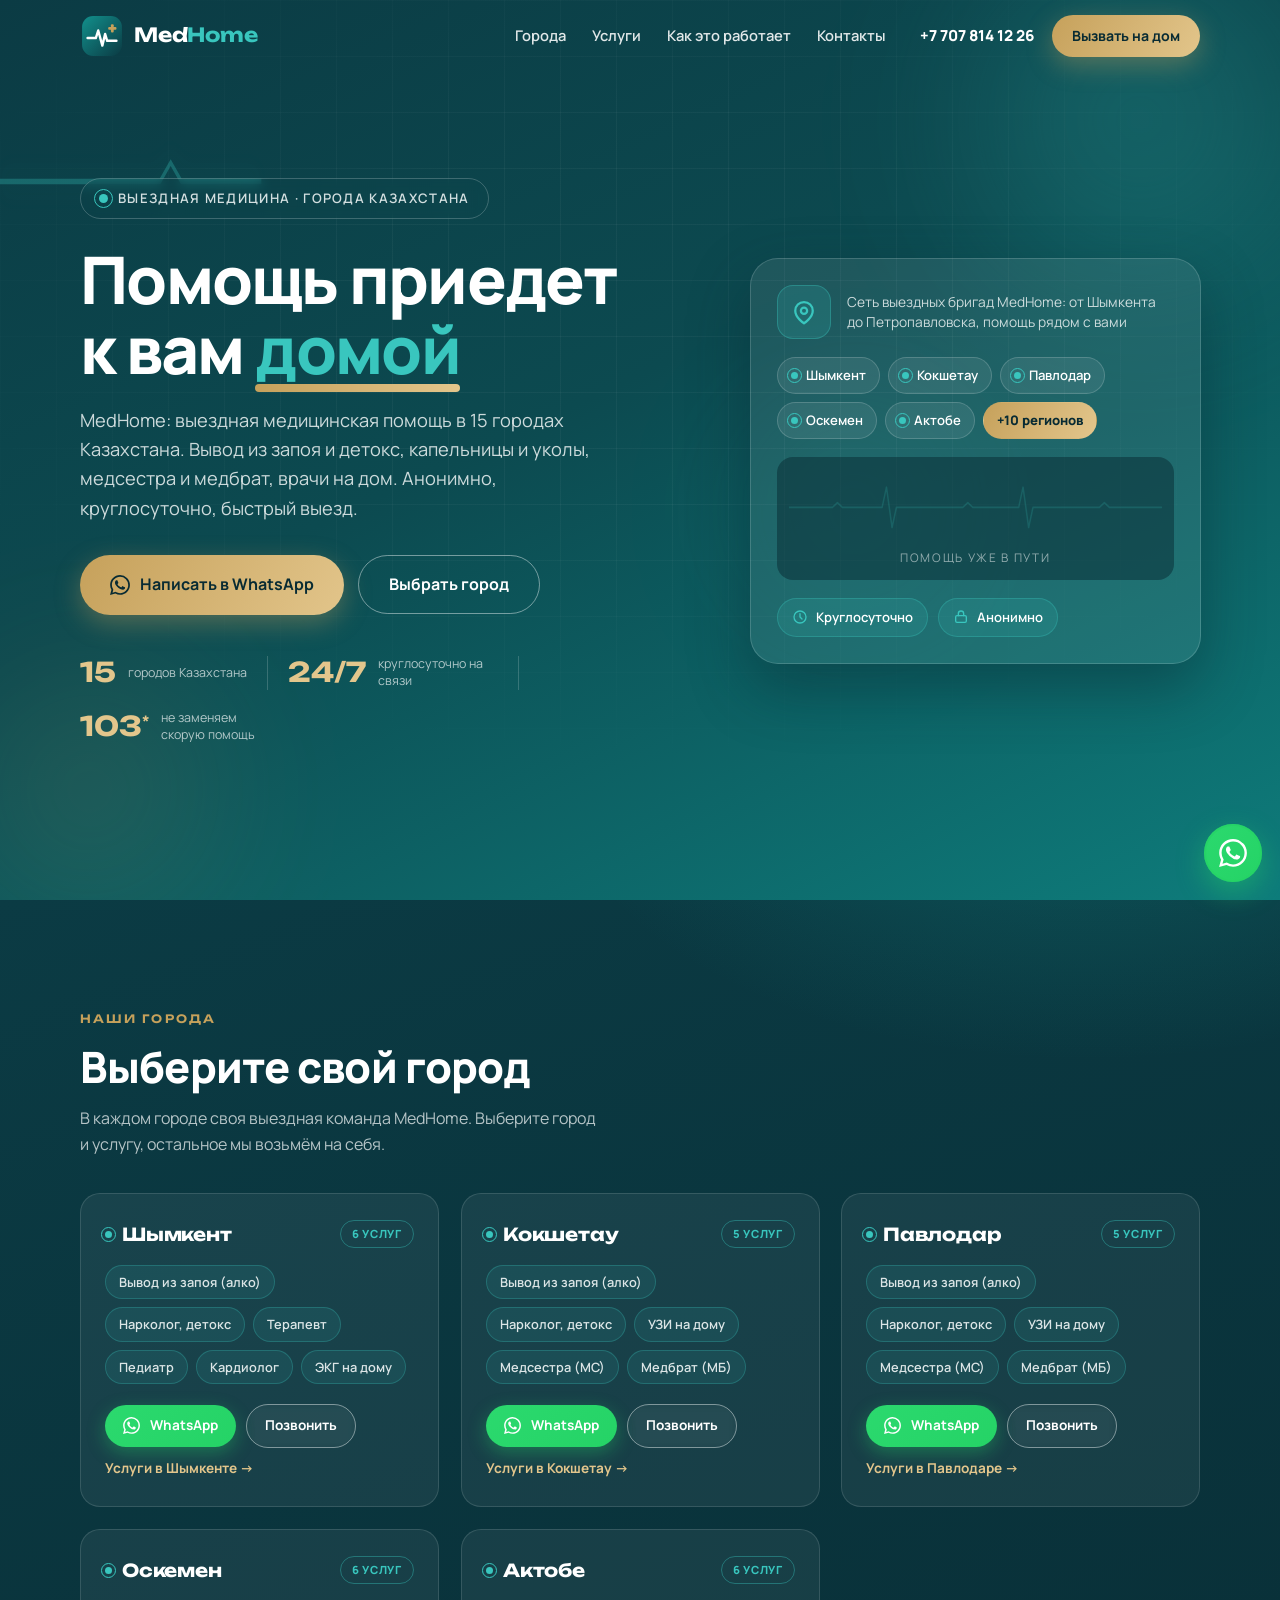
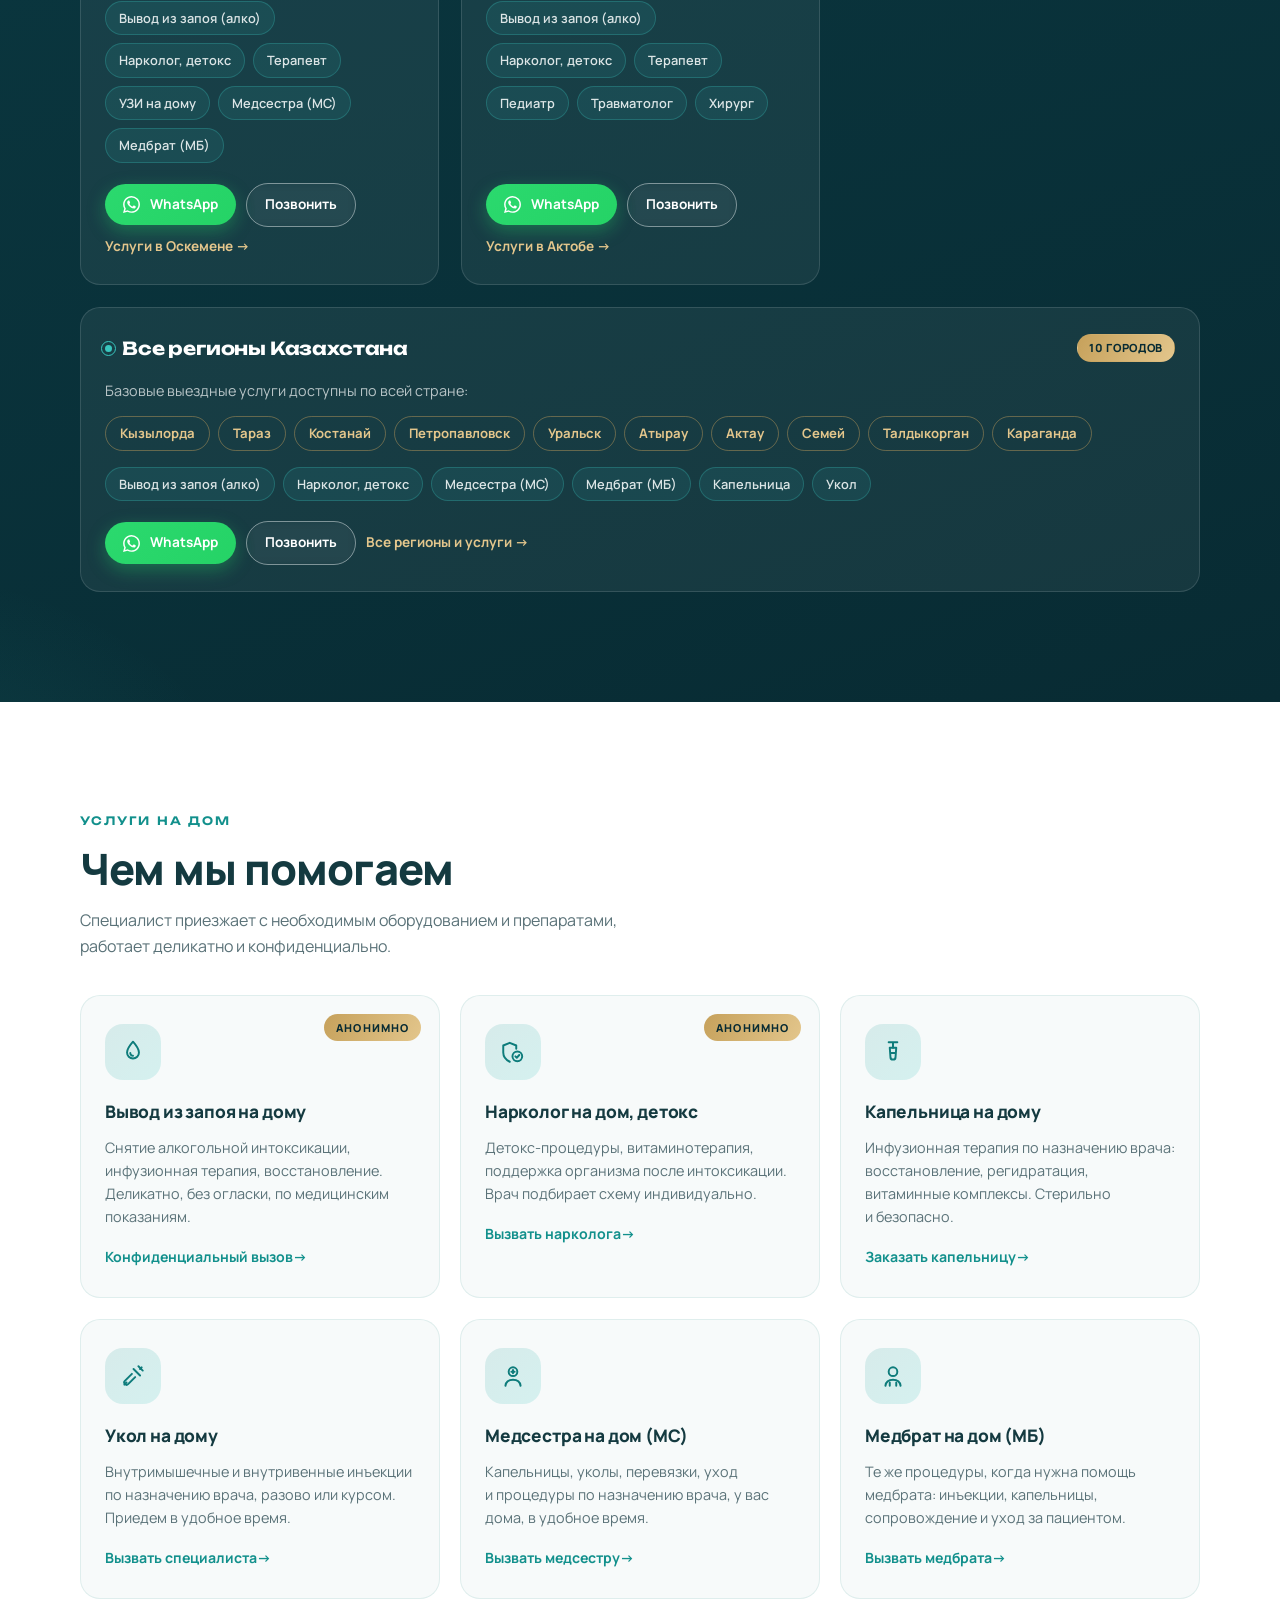
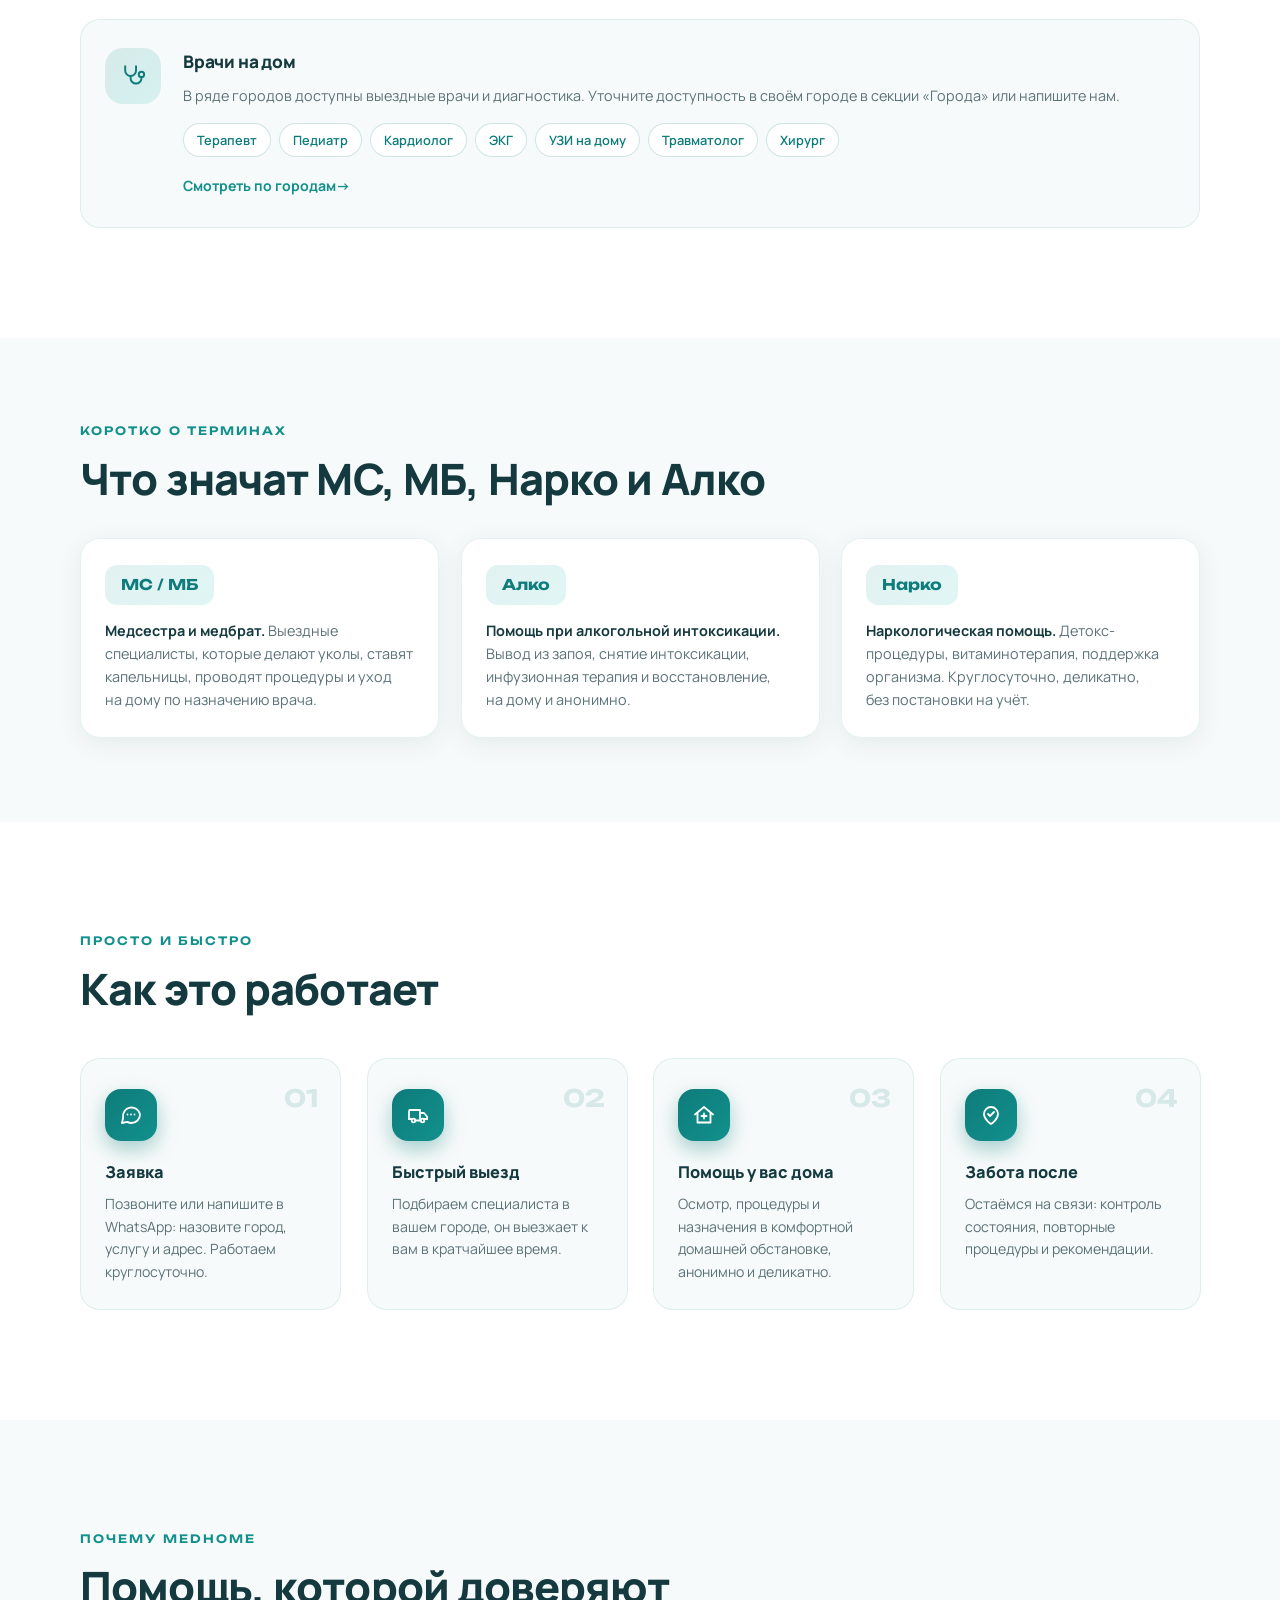
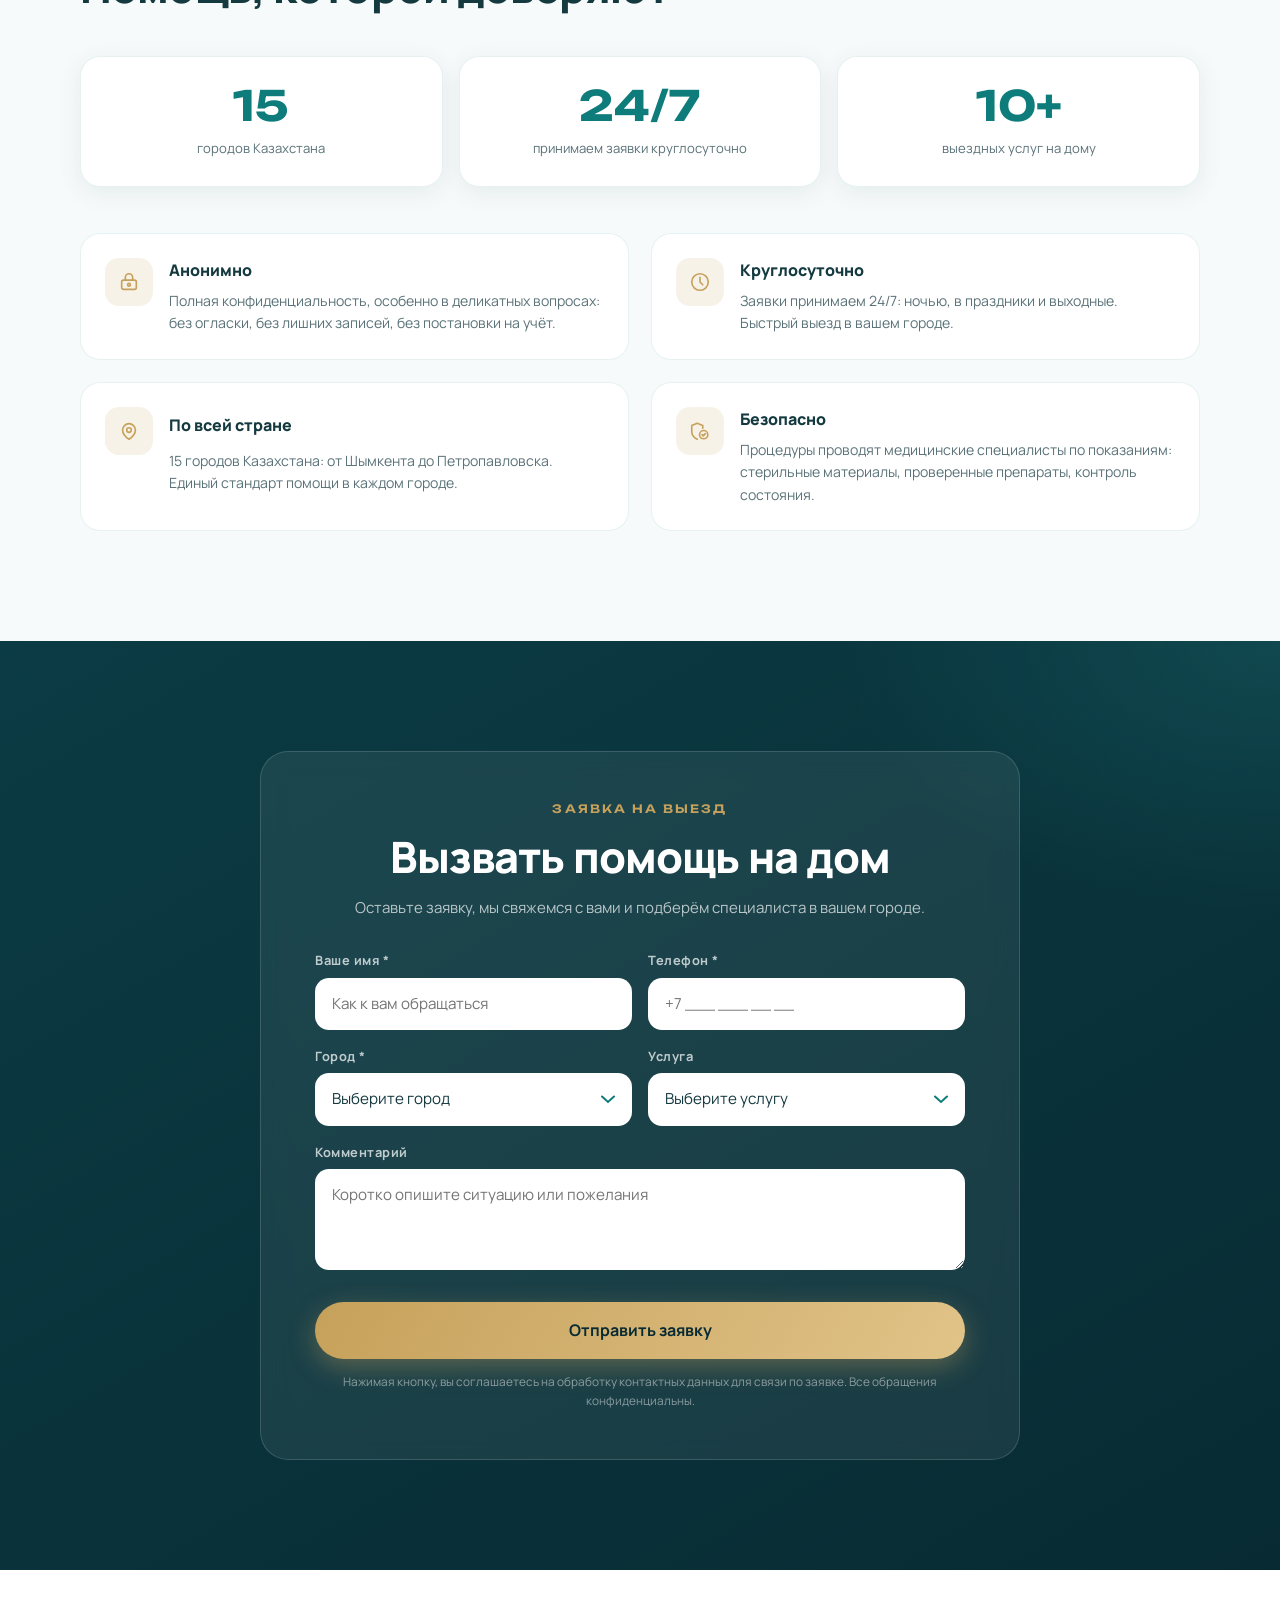
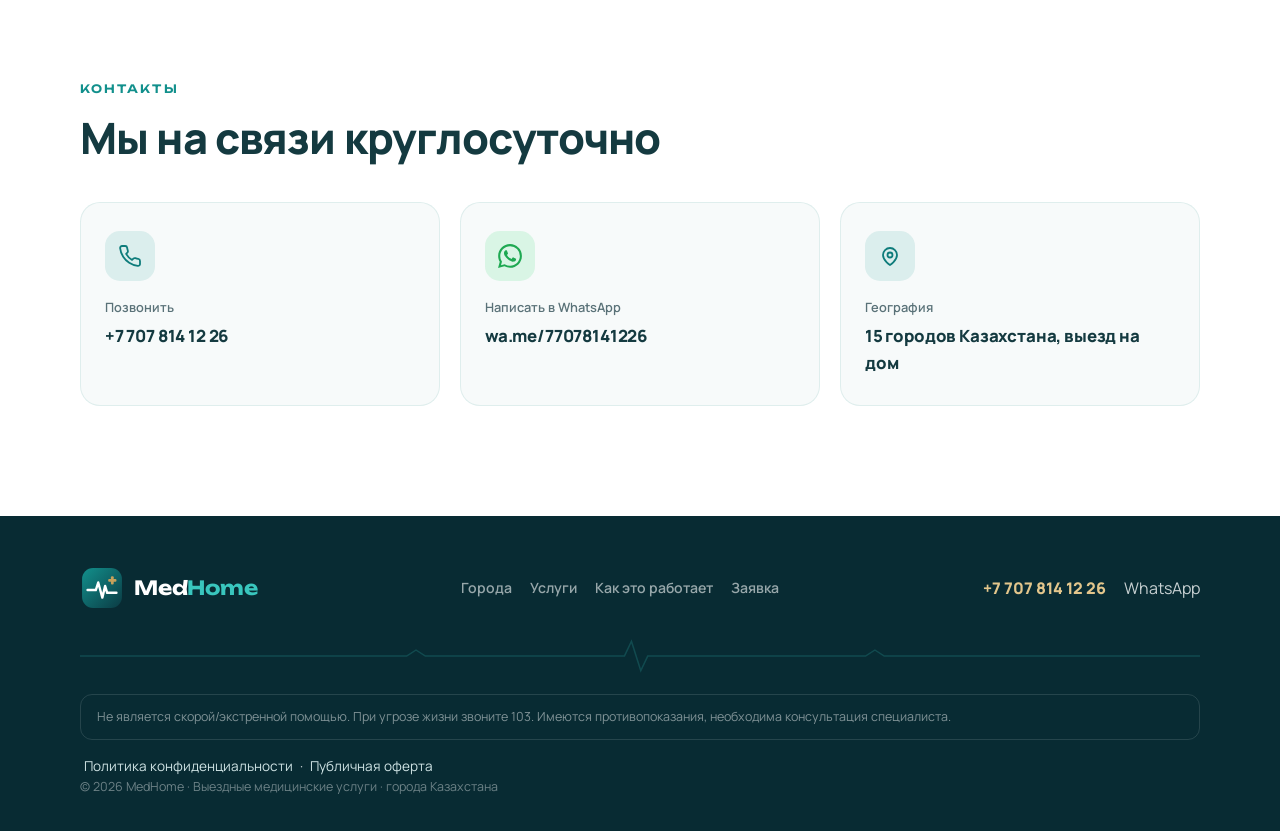
<file: index.html>
<!DOCTYPE html>
<html lang="ru">
<head>
  <meta charset="UTF-8">
  <meta name="viewport" content="width=device-width, initial-scale=1.0">

  <!-- Google tag (gtag.js) — Google Ads AW-18395260701 (общий с основным med-home.kz; результаты делятся по кампаниям) -->
  <script async src="https://www.googletagmanager.com/gtag/js?id=AW-18395260701"></script>
  <script>
    window.dataLayer = window.dataLayer || [];
    function gtag(){dataLayer.push(arguments);}
    gtag('js', new Date());
    gtag('config', 'AW-18395260701');
    function gtag_report_phone(){gtag('event','conversion',{'send_to':'AW-18395260701/IDc9CP7orOMcEJ3OxcNE','value':1.0,'currency':'USD'});}
    function gtag_report_lead(){gtag('event','conversion',{'send_to':'AW-18395260701/Q282CNDwrOMcEJ3OxcNE','value':1.0,'currency':'USD'});}
    function gtag_report_contact(){gtag('event','conversion',{'send_to':'AW-18395260701/AlpuCOf1rOMcEJ3OxcNE','value':1.0,'currency':'USD'});}
  </script>

  <title>MedHome: выездная медицинская помощь на дом по городам Казахстана. Вывод из запоя, детокс, медсестра и медбрат на дом</title>
  <meta name="description" content="MedHome: медицинская помощь на дому в Шымкенте, Кокшетау, Павлодаре, Оскемене, Актобе и других городах Казахстана. Вывод из запоя и детокс, капельницы, уколы, медсестра и медбрат, врачи на дом. Анонимно, круглосуточно, быстрый выезд.">
  <link rel="canonical" href="https://med-home.kz/regiony/">
  <meta name="theme-color" content="#0E7C7B">

  <!-- Open Graph -->
  <meta property="og:type" content="website">
  <meta property="og:site_name" content="MedHome">
  <meta property="og:title" content="MedHome: медицинская помощь у вас дома, в вашем городе">
  <meta property="og:description" content="Вывод из запоя, детокс, капельницы, медсестра и медбрат, врачи на дом. 15 городов Казахстана, круглосуточно и анонимно.">
  <meta property="og:url" content="https://med-home.kz/regiony/">
  <meta property="og:image" content="https://med-home.kz/regiony/assets/og-image.jpg">
  <meta property="og:locale" content="ru_RU">
  <!-- Twitter -->
  <meta name="twitter:card" content="summary_large_image">
  <meta name="twitter:title" content="MedHome: медицинская помощь у вас дома, в вашем городе">
  <meta name="twitter:description" content="Выездная медпомощь по городам Казахстана: вывод из запоя, детокс, медсестра и медбрат, капельницы, уколы. Круглосуточно, анонимно.">
  <meta name="twitter:image" content="https://med-home.kz/regiony/assets/og-image.jpg">

  <link rel="icon" type="image/svg+xml" href="assets/favicon.svg">

  <link rel="preconnect" href="https://fonts.googleapis.com">
  <link rel="preconnect" href="https://fonts.gstatic.com" crossorigin>
  <link href="https://fonts.googleapis.com/css2?family=Manrope:wght@400;500;600;700;800&family=Unbounded:wght@500;600;700&display=swap" rel="stylesheet">

  <link rel="stylesheet" href="styles.css?v=4">

  <script type="application/ld+json">
  {
    "@context": "https://schema.org",
    "@type": "MedicalBusiness",
    "name": "MedHome",
    "description": "Выездные медицинские услуги на дому по городам Казахстана: вывод из запоя и детоксикация, капельницы, уколы, медсестра и медбрат, врачи на дом.",
    "telephone": "+77078141226",
    "areaServed": ["Шымкент", "Кокшетау", "Павлодар", "Оскемен", "Актобе", "Кызылорда", "Тараз", "Костанай", "Петропавловск", "Уральск", "Атырау", "Актау", "Семей", "Талдыкорган", "Караганда"],
    "url": "https://med-home.kz/regiony/",
    "image": "https://med-home.kz/regiony/assets/og-image.jpg"
  }
  </script>
</head>
<body>

  <!-- ===== HEADER ===== -->
  <header class="header" id="header">
    <div class="container header-inner">
      <a href="index.html" class="logo" aria-label="MedHome, на главную">
        <img src="assets/logo-icon.svg" alt="Логотип MedHome" class="logo-icon" width="44" height="44">
        <span class="logo-word">Med<em>Home</em></span>
      </a>
      <nav class="nav" id="nav" aria-label="Основная навигация">
        <a href="#goroda" class="nav-link">Города</a>
        <a href="#uslugi" class="nav-link">Услуги</a>
        <a href="#kak-rabotaet" class="nav-link">Как это работает</a>
        <a href="#kontakty" class="nav-link">Контакты</a>
        <div class="nav-cta">
          <a href="tel:+77078141226" class="nav-phone">+7 707 814 12 26</a>
          <a href="#zayavka" class="btn btn-gold btn-sm">Вызвать на дом</a>
        </div>
      </nav>
      <a href="tel:+77078141226" class="header-call" aria-label="Позвонить: +7 707 814 12 26">
        <svg viewBox="0 0 24 24" width="20" height="20" fill="none" stroke="currentColor" stroke-width="2" stroke-linecap="round" stroke-linejoin="round" aria-hidden="true"><path d="M22 16.92v3a2 2 0 0 1-2.18 2 19.79 19.79 0 0 1-8.63-3.07 19.5 19.5 0 0 1-6-6 19.79 19.79 0 0 1-3.07-8.67A2 2 0 0 1 4.11 2h3a2 2 0 0 1 2 1.72c.12.96.36 1.9.7 2.81a2 2 0 0 1-.45 2.11L8.09 9.91a16 16 0 0 0 6 6l1.27-1.27a2 2 0 0 1 2.11-.45c.91.34 1.85.58 2.81.7A2 2 0 0 1 22 16.92z"/></svg>
      </a>
      <button class="burger" id="burger" aria-label="Открыть меню" aria-expanded="false" aria-controls="nav">
        <span></span><span></span><span></span>
      </button>
    </div>
  </header>

  <!-- ===== HERO ===== -->
  <section class="hero" id="hero">
    <div class="hero-bg" aria-hidden="true">
      <div class="glow glow-1"></div>
      <div class="glow glow-2"></div>
      <div class="glow glow-3"></div>
      <div class="hero-grid-lines"></div>
    </div>

    <div class="container hero-inner">
      <div class="hero-text">
        <p class="hero-badge reveal"><span class="pulse-dot" aria-hidden="true"></span>Выездная медицина · города Казахстана</p>
        <h1 class="hero-title">
          <span class="line reveal">Помощь приедет</span>
          <span class="line reveal d-1">к вам <span class="accent-word">домой</span></span>
        </h1>
        <p class="hero-sub reveal d-2">MedHome: выездная медицинская помощь в&nbsp;15&nbsp;городах Казахстана. Вывод из&nbsp;запоя и&nbsp;детокс, капельницы и&nbsp;уколы, медсестра и&nbsp;медбрат, врачи на&nbsp;дом. Анонимно, круглосуточно, быстрый выезд.</p>
        <div class="hero-cta reveal d-3">
          <a href="https://wa.me/77078141226" class="btn btn-gold btn-lg" target="_blank" rel="noopener">
            <svg viewBox="0 0 24 24" width="20" height="20" fill="currentColor" aria-hidden="true"><path d="M17.47 14.38c-.3-.15-1.77-.87-2.04-.97-.27-.1-.47-.15-.67.15-.2.3-.77.97-.94 1.17-.17.2-.35.22-.65.07-.3-.15-1.26-.46-2.4-1.48-.89-.79-1.49-1.77-1.66-2.07-.17-.3-.02-.46.13-.61.13-.13.3-.35.45-.52.15-.17.2-.3.3-.5.1-.2.05-.37-.02-.52-.08-.15-.67-1.62-.92-2.22-.24-.58-.49-.5-.67-.51l-.57-.01c-.2 0-.52.07-.8.37-.27.3-1.04 1.02-1.04 2.5 0 1.47 1.07 2.89 1.22 3.09.15.2 2.11 3.22 5.1 4.51.71.31 1.27.49 1.7.63.72.23 1.37.2 1.88.12.58-.09 1.77-.72 2.02-1.42.25-.7.25-1.3.17-1.42-.07-.12-.27-.2-.57-.35M12.05 21.79h-.01a9.8 9.8 0 0 1-4.98-1.36l-.36-.21-3.7.97.99-3.61-.24-.37a9.77 9.77 0 0 1-1.5-5.22c0-5.4 4.4-9.79 9.81-9.79a9.75 9.75 0 0 1 9.79 9.8c0 5.4-4.4 9.79-9.8 9.79m8.33-18.11A11.7 11.7 0 0 0 12.04 0C5.5 0 .16 5.33.16 11.88c0 2.1.55 4.14 1.59 5.94L.06 24l6.33-1.66a11.85 11.85 0 0 0 5.65 1.44h.01c6.54 0 11.87-5.33 11.87-11.88 0-3.18-1.24-6.16-3.49-8.4"/></svg>
            Написать в WhatsApp
          </a>
          <a href="#goroda" class="btn btn-outline btn-lg">Выбрать город</a>
        </div>
        <div class="hero-facts reveal d-4">
          <div class="fact"><strong>15</strong><span>городов Казахстана</span></div>
          <div class="fact-sep" aria-hidden="true"></div>
          <div class="fact"><strong>24/7</strong><span>круглосуточно на связи</span></div>
          <div class="fact-sep" aria-hidden="true"></div>
          <div class="fact"><strong>103<sup>*</sup></strong><span>не заменяем скорую помощь</span></div>
        </div>
      </div>

      <div class="hero-visual reveal d-2" aria-hidden="false">
        <div class="hero-card">
          <div class="hero-card-top">
            <div class="hero-map-icon" aria-hidden="true">
              <svg viewBox="0 0 24 24" width="30" height="30" fill="none" stroke="currentColor" stroke-width="1.8" stroke-linecap="round" stroke-linejoin="round"><path d="M12 21s-7-4.4-7-10a7 7 0 0 1 14 0c0 5.6-7 10-7 10z"/><circle cx="12" cy="11" r="2.5"/></svg>
            </div>
            <p class="hero-card-note">Сеть выездных бригад MedHome: от&nbsp;Шымкента до&nbsp;Петропавловска, помощь рядом с&nbsp;вами</p>
          </div>
          <ul class="hero-cities" aria-label="Города присутствия MedHome">
            <li><span class="city-dot" aria-hidden="true"></span>Шымкент</li>
            <li><span class="city-dot" aria-hidden="true"></span>Кокшетау</li>
            <li><span class="city-dot" aria-hidden="true"></span>Павлодар</li>
            <li><span class="city-dot" aria-hidden="true"></span>Оскемен</li>
            <li><span class="city-dot" aria-hidden="true"></span>Актобе</li>
            <li class="hero-cities-more">+10 регионов</li>
          </ul>
          <div class="ecg-wrap">
            <svg class="ecg" viewBox="0 0 600 110" preserveAspectRatio="none" aria-hidden="true">
              <path class="ecg-base" d="M0 60 H70 l8 -7 8 7 H150 l7 -30 9 60 7 -30 H280 l8 -7 8 7 H370 l7 -30 9 60 7 -30 H500 l8 -7 8 7 H600"/>
              <path class="ecg-trace" d="M0 60 H70 l8 -7 8 7 H150 l7 -30 9 60 7 -30 H280 l8 -7 8 7 H370 l7 -30 9 60 7 -30 H500 l8 -7 8 7 H600"/>
            </svg>
            <span class="ecg-label">Помощь уже в пути</span>
          </div>
          <div class="hero-card-row">
            <div class="hero-chip">
              <svg viewBox="0 0 24 24" width="16" height="16" fill="none" stroke="currentColor" stroke-width="2" stroke-linecap="round" aria-hidden="true"><circle cx="12" cy="12" r="9"/><path d="M12 7v5l3 3"/></svg>
              Круглосуточно
            </div>
            <div class="hero-chip">
              <svg viewBox="0 0 24 24" width="16" height="16" fill="none" stroke="currentColor" stroke-width="2" stroke-linecap="round" stroke-linejoin="round" aria-hidden="true"><rect x="4" y="10" width="16" height="10" rx="2"/><path d="M8 10V7a4 4 0 0 1 8 0v3"/></svg>
              Анонимно
            </div>
          </div>
        </div>
      </div>
    </div>

    <div class="hero-ecg-bottom" aria-hidden="true">
      <svg viewBox="0 0 1440 90" preserveAspectRatio="none">
        <path class="ecg-line-big" d="M0 50 H180 l12 -9 12 9 H360 l9 -32 12 62 9 -30 H620 l12 -9 12 9 H820 l9 -32 12 62 9 -30 H1080 l12 -9 12 9 H1260 l9 -32 12 62 9 -30 H1440"/>
      </svg>
    </div>
  </section>

  <!-- ===== ГОРОДА ===== -->
  <section class="section section-dark" id="goroda">
    <div class="container">
      <p class="eyebrow eyebrow-gold reveal">Наши города</p>
      <h2 class="section-title reveal">Выберите свой город</h2>
      <p class="section-sub reveal">В каждом городе своя выездная команда MedHome. Выберите город и&nbsp;услугу, остальное мы возьмём на&nbsp;себя.</p>

      <div class="city-grid">

        <article class="city-card reveal" id="shymkent">
          <div class="city-head">
            <h3><span class="city-dot" aria-hidden="true"></span><a href="shymkent.html" class="city-title-link">Шымкент</a></h3>
            <span class="city-badge">6 услуг</span>
          </div>
          <ul class="city-services" aria-label="Услуги в Шымкенте">
            <li>Вывод из запоя (алко)</li>
            <li>Нарколог, детокс</li>
            <li>Терапевт</li>
            <li>Педиатр</li>
            <li>Кардиолог</li>
            <li>ЭКГ на дому</li>
          </ul>
          <div class="city-cta">
            <a href="https://wa.me/77078141226" class="btn btn-wa btn-city" target="_blank" rel="noopener" aria-label="WhatsApp, Шымкент">
              <svg viewBox="0 0 24 24" width="17" height="17" fill="currentColor" aria-hidden="true"><path d="M17.47 14.38c-.3-.15-1.77-.87-2.04-.97-.27-.1-.47-.15-.67.15-.2.3-.77.97-.94 1.17-.17.2-.35.22-.65.07-.3-.15-1.26-.46-2.4-1.48-.89-.79-1.49-1.77-1.66-2.07-.17-.3-.02-.46.13-.61.13-.13.3-.35.45-.52.15-.17.2-.3.3-.5.1-.2.05-.37-.02-.52-.08-.15-.67-1.62-.92-2.22-.24-.58-.49-.5-.67-.51l-.57-.01c-.2 0-.52.07-.8.37-.27.3-1.04 1.02-1.04 2.5 0 1.47 1.07 2.89 1.22 3.09.15.2 2.11 3.22 5.1 4.51.71.31 1.27.49 1.7.63.72.23 1.37.2 1.88.12.58-.09 1.77-.72 2.02-1.42.25-.7.25-1.3.17-1.42-.07-.12-.27-.2-.57-.35M12.05 21.79h-.01a9.8 9.8 0 0 1-4.98-1.36l-.36-.21-3.7.97.99-3.61-.24-.37a9.77 9.77 0 0 1-1.5-5.22c0-5.4 4.4-9.79 9.81-9.79a9.75 9.75 0 0 1 9.79 9.8c0 5.4-4.4 9.79-9.8 9.79m8.33-18.11A11.7 11.7 0 0 0 12.04 0C5.5 0 .16 5.33.16 11.88c0 2.1.55 4.14 1.59 5.94L.06 24l6.33-1.66a11.85 11.85 0 0 0 5.65 1.44h.01c6.54 0 11.87-5.33 11.87-11.88 0-3.18-1.24-6.16-3.49-8.4"/></svg>
              WhatsApp
            </a>
            <a href="tel:+77078141226" class="btn btn-outline btn-city">Позвонить</a>
            <a href="shymkent.html" class="city-link city-link-more">Услуги в Шымкенте<span aria-hidden="true"> →</span></a>
          </div>
        </article>

        <article class="city-card reveal d-1" id="kokshetau">
          <div class="city-head">
            <h3><span class="city-dot" aria-hidden="true"></span><a href="kokshetau.html" class="city-title-link">Кокшетау</a></h3>
            <span class="city-badge">5 услуг</span>
          </div>
          <ul class="city-services" aria-label="Услуги в Кокшетау">
            <li>Вывод из запоя (алко)</li>
            <li>Нарколог, детокс</li>
            <li>УЗИ на дому</li>
            <li>Медсестра (МС)</li>
            <li>Медбрат (МБ)</li>
          </ul>
          <div class="city-cta">
            <a href="https://wa.me/77078141226" class="btn btn-wa btn-city" target="_blank" rel="noopener" aria-label="WhatsApp, Кокшетау">
              <svg viewBox="0 0 24 24" width="17" height="17" fill="currentColor" aria-hidden="true"><path d="M17.47 14.38c-.3-.15-1.77-.87-2.04-.97-.27-.1-.47-.15-.67.15-.2.3-.77.97-.94 1.17-.17.2-.35.22-.65.07-.3-.15-1.26-.46-2.4-1.48-.89-.79-1.49-1.77-1.66-2.07-.17-.3-.02-.46.13-.61.13-.13.3-.35.45-.52.15-.17.2-.3.3-.5.1-.2.05-.37-.02-.52-.08-.15-.67-1.62-.92-2.22-.24-.58-.49-.5-.67-.51l-.57-.01c-.2 0-.52.07-.8.37-.27.3-1.04 1.02-1.04 2.5 0 1.47 1.07 2.89 1.22 3.09.15.2 2.11 3.22 5.1 4.51.71.31 1.27.49 1.7.63.72.23 1.37.2 1.88.12.58-.09 1.77-.72 2.02-1.42.25-.7.25-1.3.17-1.42-.07-.12-.27-.2-.57-.35M12.05 21.79h-.01a9.8 9.8 0 0 1-4.98-1.36l-.36-.21-3.7.97.99-3.61-.24-.37a9.77 9.77 0 0 1-1.5-5.22c0-5.4 4.4-9.79 9.81-9.79a9.75 9.75 0 0 1 9.79 9.8c0 5.4-4.4 9.79-9.8 9.79m8.33-18.11A11.7 11.7 0 0 0 12.04 0C5.5 0 .16 5.33.16 11.88c0 2.1.55 4.14 1.59 5.94L.06 24l6.33-1.66a11.85 11.85 0 0 0 5.65 1.44h.01c6.54 0 11.87-5.33 11.87-11.88 0-3.18-1.24-6.16-3.49-8.4"/></svg>
              WhatsApp
            </a>
            <a href="tel:+77078141226" class="btn btn-outline btn-city">Позвонить</a>
            <a href="kokshetau.html" class="city-link city-link-more">Услуги в Кокшетау<span aria-hidden="true"> →</span></a>
          </div>
        </article>

        <article class="city-card reveal d-2" id="pavlodar">
          <div class="city-head">
            <h3><span class="city-dot" aria-hidden="true"></span><a href="pavlodar.html" class="city-title-link">Павлодар</a></h3>
            <span class="city-badge">5 услуг</span>
          </div>
          <ul class="city-services" aria-label="Услуги в Павлодаре">
            <li>Вывод из запоя (алко)</li>
            <li>Нарколог, детокс</li>
            <li>УЗИ на дому</li>
            <li>Медсестра (МС)</li>
            <li>Медбрат (МБ)</li>
          </ul>
          <div class="city-cta">
            <a href="https://wa.me/77078141226" class="btn btn-wa btn-city" target="_blank" rel="noopener" aria-label="WhatsApp, Павлодар">
              <svg viewBox="0 0 24 24" width="17" height="17" fill="currentColor" aria-hidden="true"><path d="M17.47 14.38c-.3-.15-1.77-.87-2.04-.97-.27-.1-.47-.15-.67.15-.2.3-.77.97-.94 1.17-.17.2-.35.22-.65.07-.3-.15-1.26-.46-2.4-1.48-.89-.79-1.49-1.77-1.66-2.07-.17-.3-.02-.46.13-.61.13-.13.3-.35.45-.52.15-.17.2-.3.3-.5.1-.2.05-.37-.02-.52-.08-.15-.67-1.62-.92-2.22-.24-.58-.49-.5-.67-.51l-.57-.01c-.2 0-.52.07-.8.37-.27.3-1.04 1.02-1.04 2.5 0 1.47 1.07 2.89 1.22 3.09.15.2 2.11 3.22 5.1 4.51.71.31 1.27.49 1.7.63.72.23 1.37.2 1.88.12.58-.09 1.77-.72 2.02-1.42.25-.7.25-1.3.17-1.42-.07-.12-.27-.2-.57-.35M12.05 21.79h-.01a9.8 9.8 0 0 1-4.98-1.36l-.36-.21-3.7.97.99-3.61-.24-.37a9.77 9.77 0 0 1-1.5-5.22c0-5.4 4.4-9.79 9.81-9.79a9.75 9.75 0 0 1 9.79 9.8c0 5.4-4.4 9.79-9.8 9.79m8.33-18.11A11.7 11.7 0 0 0 12.04 0C5.5 0 .16 5.33.16 11.88c0 2.1.55 4.14 1.59 5.94L.06 24l6.33-1.66a11.85 11.85 0 0 0 5.65 1.44h.01c6.54 0 11.87-5.33 11.87-11.88 0-3.18-1.24-6.16-3.49-8.4"/></svg>
              WhatsApp
            </a>
            <a href="tel:+77078141226" class="btn btn-outline btn-city">Позвонить</a>
            <a href="pavlodar.html" class="city-link city-link-more">Услуги в Павлодаре<span aria-hidden="true"> →</span></a>
          </div>
        </article>

        <article class="city-card reveal d-3" id="oskemen">
          <div class="city-head">
            <h3><span class="city-dot" aria-hidden="true"></span><a href="oskemen.html" class="city-title-link">Оскемен</a></h3>
            <span class="city-badge">6 услуг</span>
          </div>
          <ul class="city-services" aria-label="Услуги в Оскемене (Усть-Каменогорске)">
            <li>Вывод из запоя (алко)</li>
            <li>Нарколог, детокс</li>
            <li>Терапевт</li>
            <li>УЗИ на дому</li>
            <li>Медсестра (МС)</li>
            <li>Медбрат (МБ)</li>
          </ul>
          <div class="city-cta">
            <a href="https://wa.me/77078141226" class="btn btn-wa btn-city" target="_blank" rel="noopener" aria-label="WhatsApp, Оскемен">
              <svg viewBox="0 0 24 24" width="17" height="17" fill="currentColor" aria-hidden="true"><path d="M17.47 14.38c-.3-.15-1.77-.87-2.04-.97-.27-.1-.47-.15-.67.15-.2.3-.77.97-.94 1.17-.17.2-.35.22-.65.07-.3-.15-1.26-.46-2.4-1.48-.89-.79-1.49-1.77-1.66-2.07-.17-.3-.02-.46.13-.61.13-.13.3-.35.45-.52.15-.17.2-.3.3-.5.1-.2.05-.37-.02-.52-.08-.15-.67-1.62-.92-2.22-.24-.58-.49-.5-.67-.51l-.57-.01c-.2 0-.52.07-.8.37-.27.3-1.04 1.02-1.04 2.5 0 1.47 1.07 2.89 1.22 3.09.15.2 2.11 3.22 5.1 4.51.71.31 1.27.49 1.7.63.72.23 1.37.2 1.88.12.58-.09 1.77-.72 2.02-1.42.25-.7.25-1.3.17-1.42-.07-.12-.27-.2-.57-.35M12.05 21.79h-.01a9.8 9.8 0 0 1-4.98-1.36l-.36-.21-3.7.97.99-3.61-.24-.37a9.77 9.77 0 0 1-1.5-5.22c0-5.4 4.4-9.79 9.81-9.79a9.75 9.75 0 0 1 9.79 9.8c0 5.4-4.4 9.79-9.8 9.79m8.33-18.11A11.7 11.7 0 0 0 12.04 0C5.5 0 .16 5.33.16 11.88c0 2.1.55 4.14 1.59 5.94L.06 24l6.33-1.66a11.85 11.85 0 0 0 5.65 1.44h.01c6.54 0 11.87-5.33 11.87-11.88 0-3.18-1.24-6.16-3.49-8.4"/></svg>
              WhatsApp
            </a>
            <a href="tel:+77078141226" class="btn btn-outline btn-city">Позвонить</a>
            <a href="oskemen.html" class="city-link city-link-more">Услуги в Оскемене<span aria-hidden="true"> →</span></a>
          </div>
        </article>

        <article class="city-card reveal d-4" id="aktobe">
          <div class="city-head">
            <h3><span class="city-dot" aria-hidden="true"></span><a href="aktobe.html" class="city-title-link">Актобе</a></h3>
            <span class="city-badge">6 услуг</span>
          </div>
          <ul class="city-services" aria-label="Услуги в Актобе">
            <li>Вывод из запоя (алко)</li>
            <li>Нарколог, детокс</li>
            <li>Терапевт</li>
            <li>Педиатр</li>
            <li>Травматолог</li>
            <li>Хирург</li>
          </ul>
          <div class="city-cta">
            <a href="https://wa.me/77078141226" class="btn btn-wa btn-city" target="_blank" rel="noopener" aria-label="WhatsApp, Актобе">
              <svg viewBox="0 0 24 24" width="17" height="17" fill="currentColor" aria-hidden="true"><path d="M17.47 14.38c-.3-.15-1.77-.87-2.04-.97-.27-.1-.47-.15-.67.15-.2.3-.77.97-.94 1.17-.17.2-.35.22-.65.07-.3-.15-1.26-.46-2.4-1.48-.89-.79-1.49-1.77-1.66-2.07-.17-.3-.02-.46.13-.61.13-.13.3-.35.45-.52.15-.17.2-.3.3-.5.1-.2.05-.37-.02-.52-.08-.15-.67-1.62-.92-2.22-.24-.58-.49-.5-.67-.51l-.57-.01c-.2 0-.52.07-.8.37-.27.3-1.04 1.02-1.04 2.5 0 1.47 1.07 2.89 1.22 3.09.15.2 2.11 3.22 5.1 4.51.71.31 1.27.49 1.7.63.72.23 1.37.2 1.88.12.58-.09 1.77-.72 2.02-1.42.25-.7.25-1.3.17-1.42-.07-.12-.27-.2-.57-.35M12.05 21.79h-.01a9.8 9.8 0 0 1-4.98-1.36l-.36-.21-3.7.97.99-3.61-.24-.37a9.77 9.77 0 0 1-1.5-5.22c0-5.4 4.4-9.79 9.81-9.79a9.75 9.75 0 0 1 9.79 9.8c0 5.4-4.4 9.79-9.8 9.79m8.33-18.11A11.7 11.7 0 0 0 12.04 0C5.5 0 .16 5.33.16 11.88c0 2.1.55 4.14 1.59 5.94L.06 24l6.33-1.66a11.85 11.85 0 0 0 5.65 1.44h.01c6.54 0 11.87-5.33 11.87-11.88 0-3.18-1.24-6.16-3.49-8.4"/></svg>
              WhatsApp
            </a>
            <a href="tel:+77078141226" class="btn btn-outline btn-city">Позвонить</a>
            <a href="aktobe.html" class="city-link city-link-more">Услуги в Актобе<span aria-hidden="true"> →</span></a>
          </div>
        </article>

        <!-- Все регионы -->
        <article class="city-card city-card-regions reveal d-4" id="vse-regiony">
          <div class="city-head">
            <h3><span class="city-dot" aria-hidden="true"></span><a href="regiony.html" class="city-title-link">Все регионы Казахстана</a></h3>
            <span class="city-badge city-badge-gold">10 городов</span>
          </div>
          <p class="regions-note">Базовые выездные услуги доступны по&nbsp;всей стране:</p>
          <ul class="regions-list" aria-label="Города всех регионов">
            <li>Кызылорда</li><li>Тараз</li><li>Костанай</li><li>Петропавловск</li><li>Уральск</li><li>Атырау</li><li>Актау</li><li>Семей</li><li>Талдыкорган</li><li>Караганда</li>
          </ul>
          <ul class="city-services" aria-label="Базовые услуги во всех регионах">
            <li>Вывод из запоя (алко)</li>
            <li>Нарколог, детокс</li>
            <li>Медсестра (МС)</li>
            <li>Медбрат (МБ)</li>
            <li>Капельница</li>
            <li>Укол</li>
          </ul>
          <div class="city-cta">
            <a href="https://wa.me/77078141226" class="btn btn-wa btn-city" target="_blank" rel="noopener" aria-label="WhatsApp, все регионы">
              <svg viewBox="0 0 24 24" width="17" height="17" fill="currentColor" aria-hidden="true"><path d="M17.47 14.38c-.3-.15-1.77-.87-2.04-.97-.27-.1-.47-.15-.67.15-.2.3-.77.97-.94 1.17-.17.2-.35.22-.65.07-.3-.15-1.26-.46-2.4-1.48-.89-.79-1.49-1.77-1.66-2.07-.17-.3-.02-.46.13-.61.13-.13.3-.35.45-.52.15-.17.2-.3.3-.5.1-.2.05-.37-.02-.52-.08-.15-.67-1.62-.92-2.22-.24-.58-.49-.5-.67-.51l-.57-.01c-.2 0-.52.07-.8.37-.27.3-1.04 1.02-1.04 2.5 0 1.47 1.07 2.89 1.22 3.09.15.2 2.11 3.22 5.1 4.51.71.31 1.27.49 1.7.63.72.23 1.37.2 1.88.12.58-.09 1.77-.72 2.02-1.42.25-.7.25-1.3.17-1.42-.07-.12-.27-.2-.57-.35M12.05 21.79h-.01a9.8 9.8 0 0 1-4.98-1.36l-.36-.21-3.7.97.99-3.61-.24-.37a9.77 9.77 0 0 1-1.5-5.22c0-5.4 4.4-9.79 9.81-9.79a9.75 9.75 0 0 1 9.79 9.8c0 5.4-4.4 9.79-9.8 9.79m8.33-18.11A11.7 11.7 0 0 0 12.04 0C5.5 0 .16 5.33.16 11.88c0 2.1.55 4.14 1.59 5.94L.06 24l6.33-1.66a11.85 11.85 0 0 0 5.65 1.44h.01c6.54 0 11.87-5.33 11.87-11.88 0-3.18-1.24-6.16-3.49-8.4"/></svg>
              WhatsApp
            </a>
            <a href="tel:+77078141226" class="btn btn-outline btn-city">Позвонить</a>
            <a href="regiony.html" class="city-link city-link-more">Все регионы и услуги<span aria-hidden="true"> →</span></a>
          </div>
        </article>

      </div>
    </div>
  </section>

  <!-- ===== УСЛУГИ ===== -->
  <section class="section section-light" id="uslugi">
    <div class="container">
      <p class="eyebrow reveal">Услуги на дом</p>
      <h2 class="section-title reveal">Чем мы помогаем</h2>
      <p class="section-sub reveal">Специалист приезжает с&nbsp;необходимым оборудованием и&nbsp;препаратами, работает деликатно и&nbsp;конфиденциально.</p>

      <div class="services-grid">
        <article class="service-card reveal" id="vyvod-iz-zapoya">
          <span class="service-tag">Анонимно</span>
          <div class="service-icon" aria-hidden="true">
            <svg viewBox="0 0 24 24" width="26" height="26" fill="none" stroke="currentColor" stroke-width="1.8" stroke-linecap="round" stroke-linejoin="round"><path d="M12 2.5s5.5 6.2 5.5 10a5.5 5.5 0 0 1-11 0c0-3.8 5.5-10 5.5-10z"/><path d="M9.5 13a2.5 2.5 0 0 0 2.5 2.5"/></svg>
          </div>
          <h3>Вывод из запоя на дому</h3>
          <p>Снятие алкогольной интоксикации, инфузионная терапия, восстановление. Деликатно, без огласки, по&nbsp;медицинским показаниям.</p>
          <a href="#zayavka" class="service-link">Конфиденциальный вызов<span aria-hidden="true"> →</span></a>
        </article>

        <article class="service-card reveal d-1" id="narkologiya">
          <span class="service-tag">Анонимно</span>
          <div class="service-icon" aria-hidden="true">
            <svg viewBox="0 0 24 24" width="26" height="26" fill="none" stroke="currentColor" stroke-width="1.8" stroke-linecap="round" stroke-linejoin="round"><path d="M9 21c-3.5-1.7-6-4.6-6-8.5V6l6-2.5L15 6v3"/><circle cx="16" cy="16" r="4.5"/><path d="M14.2 16l1.3 1.3 2.3-2.5"/></svg>
          </div>
          <h3>Нарколог на дом, детокс</h3>
          <p>Детокс-процедуры, витаминотерапия, поддержка организма после интоксикации. Врач подбирает схему индивидуально.</p>
          <a href="#zayavka" class="service-link">Вызвать нарколога<span aria-hidden="true"> →</span></a>
        </article>

        <article class="service-card reveal d-2" id="kapelnica">
          <div class="service-icon" aria-hidden="true">
            <svg viewBox="0 0 24 24" width="26" height="26" fill="none" stroke="currentColor" stroke-width="1.8" stroke-linecap="round" stroke-linejoin="round"><path d="M8 3h8M12 3v5"/><path d="M9 8h6l-.7 9.3a2 2 0 0 1-2 1.7h-.6a2 2 0 0 1-2-1.7z"/><path d="M10 13h4"/></svg>
          </div>
          <h3>Капельница на дому</h3>
          <p>Инфузионная терапия по&nbsp;назначению врача: восстановление, регидратация, витаминные комплексы. Стерильно и&nbsp;безопасно.</p>
          <a href="#zayavka" class="service-link">Заказать капельницу<span aria-hidden="true"> →</span></a>
        </article>

        <article class="service-card reveal d-3" id="ukol">
          <div class="service-icon" aria-hidden="true">
            <svg viewBox="0 0 24 24" width="26" height="26" fill="none" stroke="currentColor" stroke-width="1.8" stroke-linecap="round" stroke-linejoin="round"><path d="M20 4l-1.5 1.5M17 3l4 4M12.5 5.5l6 6M14 13l-6.5 6.5a2 2 0 0 1-2.8 0l-.2-.2a2 2 0 0 1 0-2.8L11 10"/><path d="M4 20l2-2"/></svg>
          </div>
          <h3>Укол на дому</h3>
          <p>Внутримышечные и внутривенные инъекции по&nbsp;назначению врача, разово или курсом. Приедем в&nbsp;удобное время.</p>
          <a href="#zayavka" class="service-link">Вызвать специалиста<span aria-hidden="true"> →</span></a>
        </article>

        <article class="service-card reveal" id="medsestra">
          <div class="service-icon" aria-hidden="true">
            <svg viewBox="0 0 24 24" width="26" height="26" fill="none" stroke="currentColor" stroke-width="1.8" stroke-linecap="round" stroke-linejoin="round"><circle cx="12" cy="8" r="4"/><path d="M5 21c.5-3.5 3.4-5.5 7-5.5s6.5 2 7 5.5"/><path d="M12 6.5v3M10.5 8h3"/></svg>
          </div>
          <h3>Медсестра на дом (МС)</h3>
          <p>Капельницы, уколы, перевязки, уход и&nbsp;процедуры по&nbsp;назначению врача, у&nbsp;вас дома, в&nbsp;удобное время.</p>
          <a href="#zayavka" class="service-link">Вызвать медсестру<span aria-hidden="true"> →</span></a>
        </article>

        <article class="service-card reveal d-1" id="medbrat">
          <div class="service-icon" aria-hidden="true">
            <svg viewBox="0 0 24 24" width="26" height="26" fill="none" stroke="currentColor" stroke-width="1.8" stroke-linecap="round" stroke-linejoin="round"><circle cx="12" cy="8" r="4"/><path d="M5 21c.5-3.5 3.4-5.5 7-5.5s6.5 2 7 5.5"/><path d="M9 21v-3M15 21v-3"/></svg>
          </div>
          <h3>Медбрат на дом (МБ)</h3>
          <p>Те же процедуры, когда нужна помощь медбрата: инъекции, капельницы, сопровождение и&nbsp;уход за&nbsp;пациентом.</p>
          <a href="#zayavka" class="service-link">Вызвать медбрата<span aria-hidden="true"> →</span></a>
        </article>

        <article class="service-card service-card-wide reveal d-2" id="vrachi-na-dom">
          <div class="service-icon" aria-hidden="true">
            <svg viewBox="0 0 24 24" width="26" height="26" fill="none" stroke="currentColor" stroke-width="1.8" stroke-linecap="round" stroke-linejoin="round"><path d="M4.8 3v4a5 5 0 0 0 10 0V3"/><path d="M9.8 12v2a5 5 0 0 0 10 0v-1"/><circle cx="19.8" cy="10.5" r="2.5"/></svg>
          </div>
          <div class="service-wide-body">
            <h3>Врачи на дом</h3>
            <p>В ряде городов доступны выездные врачи и&nbsp;диагностика. Уточните доступность в&nbsp;своём городе в&nbsp;секции «Города» или напишите нам.</p>
            <ul class="spec-chips" aria-label="Выездные врачи и диагностика">
              <li>Терапевт</li><li>Педиатр</li><li>Кардиолог</li><li>ЭКГ</li><li>УЗИ на дому</li><li>Травматолог</li><li>Хирург</li>
            </ul>
            <a href="#goroda" class="service-link">Смотреть по городам<span aria-hidden="true"> →</span></a>
          </div>
        </article>
      </div>
    </div>
  </section>

  <!-- ===== ГЛОССАРИЙ ===== -->
  <section class="section section-ivory section-glossary" id="glossariy">
    <div class="container">
      <p class="eyebrow reveal">Коротко о терминах</p>
      <h2 class="section-title reveal">Что значат МС, МБ, Нарко и Алко</h2>
      <div class="glossary-grid">
        <div class="glossary-card reveal">
          <span class="glossary-abbr">МС / МБ</span>
          <p><strong>Медсестра и медбрат.</strong> Выездные специалисты, которые делают уколы, ставят капельницы, проводят процедуры и&nbsp;уход на&nbsp;дому по&nbsp;назначению врача.</p>
        </div>
        <div class="glossary-card reveal d-1">
          <span class="glossary-abbr">Алко</span>
          <p><strong>Помощь при алкогольной интоксикации.</strong> Вывод из&nbsp;запоя, снятие интоксикации, инфузионная терапия и&nbsp;восстановление, на&nbsp;дому и&nbsp;анонимно.</p>
        </div>
        <div class="glossary-card reveal d-2">
          <span class="glossary-abbr">Нарко</span>
          <p><strong>Наркологическая помощь.</strong> Детокс-процедуры, витаминотерапия, поддержка организма. Круглосуточно, деликатно, без&nbsp;постановки на&nbsp;учёт.</p>
        </div>
      </div>
    </div>
  </section>

  <!-- ===== КАК ЭТО РАБОТАЕТ ===== -->
  <section class="section section-light" id="kak-rabotaet">
    <div class="container">
      <p class="eyebrow reveal">Просто и быстро</p>
      <h2 class="section-title reveal">Как это работает</h2>

      <ol class="steps">
        <li class="step reveal">
          <span class="step-num">01</span>
          <div class="step-icon" aria-hidden="true">
            <svg viewBox="0 0 24 24" width="24" height="24" fill="none" stroke="currentColor" stroke-width="1.8" stroke-linecap="round" stroke-linejoin="round"><path d="M21 11.5a8.5 8.5 0 0 1-8.5 8.5c-1.5 0-3-.4-4.2-1.1L3 20l1.1-5.3A8.5 8.5 0 1 1 21 11.5z"/><path d="M8.5 11.5h.01M12 11.5h.01M15.5 11.5h.01"/></svg>
          </div>
          <h3>Заявка</h3>
          <p>Позвоните или напишите в WhatsApp: назовите город, услугу и адрес. Работаем круглосуточно.</p>
        </li>
        <li class="step reveal d-1">
          <span class="step-num">02</span>
          <div class="step-icon" aria-hidden="true">
            <svg viewBox="0 0 24 24" width="24" height="24" fill="none" stroke="currentColor" stroke-width="1.8" stroke-linecap="round" stroke-linejoin="round"><path d="M3 16V8a1 1 0 0 1 1-1h10v9"/><path d="M14 10h4l3 3.5V16h-2"/><circle cx="7.5" cy="17.5" r="1.8"/><circle cx="16.5" cy="17.5" r="1.8"/><path d="M9.3 17.5h5.4M3 16h2.7M18.3 16H21"/></svg>
          </div>
          <h3>Быстрый выезд</h3>
          <p>Подбираем специалиста в вашем городе, он выезжает к вам в кратчайшее время.</p>
        </li>
        <li class="step reveal d-2">
          <span class="step-num">03</span>
          <div class="step-icon" aria-hidden="true">
            <svg viewBox="0 0 24 24" width="24" height="24" fill="none" stroke="currentColor" stroke-width="1.8" stroke-linecap="round" stroke-linejoin="round"><path d="M3 11.5 12 4l9 7.5"/><path d="M5.5 10v9.5h13V10"/><path d="M12 10.5v5M9.5 13h5"/></svg>
          </div>
          <h3>Помощь у вас дома</h3>
          <p>Осмотр, процедуры и назначения в комфортной домашней обстановке, анонимно и деликатно.</p>
        </li>
        <li class="step reveal d-3">
          <span class="step-num">04</span>
          <div class="step-icon" aria-hidden="true">
            <svg viewBox="0 0 24 24" width="24" height="24" fill="none" stroke="currentColor" stroke-width="1.8" stroke-linecap="round" stroke-linejoin="round"><path d="M12 21s-7-4.4-7-10a7 7 0 0 1 14 0c0 5.6-7 10-7 10z"/><path d="M9 11l2 2 4-4"/></svg>
          </div>
          <h3>Забота после</h3>
          <p>Остаёмся на связи: контроль состояния, повторные процедуры и рекомендации.</p>
        </li>
      </ol>
    </div>
  </section>

  <!-- ===== ПОЧЕМУ MEDHOME ===== -->
  <section class="section section-ivory" id="pochemu-my">
    <div class="container">
      <p class="eyebrow reveal">Почему MedHome</p>
      <h2 class="section-title reveal">Помощь, которой доверяют</h2>

      <div class="counters reveal">
        <div class="counter">
          <strong><span class="count" data-count="15">0</span></strong>
          <span>городов Казахстана</span>
        </div>
        <div class="counter">
          <strong>24/7</strong>
          <span>принимаем заявки круглосуточно</span>
        </div>
        <div class="counter">
          <strong><span class="count" data-count="10">0</span>+</strong>
          <span>выездных услуг на дому</span>
        </div>
      </div>

      <div class="why-grid">
        <div class="why-item reveal">
          <div class="why-icon" aria-hidden="true"><svg viewBox="0 0 24 24" width="22" height="22" fill="none" stroke="currentColor" stroke-width="1.8" stroke-linecap="round" stroke-linejoin="round"><rect x="4" y="10" width="16" height="10" rx="2"/><path d="M8 10V7a4 4 0 0 1 8 0v3"/><circle cx="12" cy="15" r="1.5"/></svg></div>
          <h3>Анонимно</h3>
          <p>Полная конфиденциальность, особенно в деликатных вопросах: без огласки, без лишних записей, без постановки на&nbsp;учёт.</p>
        </div>
        <div class="why-item reveal d-1">
          <div class="why-icon" aria-hidden="true"><svg viewBox="0 0 24 24" width="22" height="22" fill="none" stroke="currentColor" stroke-width="1.8" stroke-linecap="round" stroke-linejoin="round"><circle cx="12" cy="12" r="9"/><path d="M12 7v5l3 3"/></svg></div>
          <h3>Круглосуточно</h3>
          <p>Заявки принимаем 24/7: ночью, в праздники и выходные. Быстрый выезд в&nbsp;вашем городе.</p>
        </div>
        <div class="why-item reveal d-2">
          <div class="why-icon" aria-hidden="true"><svg viewBox="0 0 24 24" width="22" height="22" fill="none" stroke="currentColor" stroke-width="1.8" stroke-linecap="round" stroke-linejoin="round"><path d="M12 21s-7-4.4-7-10a7 7 0 0 1 14 0c0 5.6-7 10-7 10z"/><circle cx="12" cy="11" r="2.5"/></svg></div>
          <h3>По всей стране</h3>
          <p>15 городов Казахстана: от Шымкента до Петропавловска. Единый стандарт помощи в&nbsp;каждом городе.</p>
        </div>
        <div class="why-item reveal d-3">
          <div class="why-icon" aria-hidden="true"><svg viewBox="0 0 24 24" width="22" height="22" fill="none" stroke="currentColor" stroke-width="1.8" stroke-linecap="round" stroke-linejoin="round"><path d="M9 21c-3.5-1.7-6-4.6-6-8.5V6l6-2.5L15 6v3"/><circle cx="16" cy="16" r="4.5"/><path d="M14.2 16l1.3 1.3 2.3-2.5"/></svg></div>
          <h3>Безопасно</h3>
          <p>Процедуры проводят медицинские специалисты по показаниям: стерильные материалы, проверенные препараты, контроль состояния.</p>
        </div>
      </div>
    </div>
  </section>

  <!-- ===== ФОРМА ===== -->
  <section class="section section-form" id="zayavka">
    <div class="container">
      <div class="form-card reveal">
        <div class="form-head">
          <p class="eyebrow eyebrow-gold">Заявка на выезд</p>
          <h2 class="section-title">Вызвать помощь на дом</h2>
          <p class="form-note">Оставьте заявку, мы свяжемся с&nbsp;вами и&nbsp;подберём специалиста в&nbsp;вашем городе.</p>
        </div>
        <form id="leadForm" novalidate>
          <div class="form-row">
            <label class="field">
              <span>Ваше имя *</span>
              <input type="text" name="name" required autocomplete="name" placeholder="Как к вам обращаться">
            </label>
            <label class="field">
              <span>Телефон *</span>
              <input type="tel" name="phone" required autocomplete="tel" inputmode="tel" placeholder="+7 ___ ___ __ __">
            </label>
          </div>
          <div class="form-row">
            <label class="field">
              <span>Город *</span>
              <select name="city" required>
                <option value="" selected>Выберите город</option>
                <option>Шымкент</option>
                <option>Кокшетау</option>
                <option>Павлодар</option>
                <option>Оскемен</option>
                <option>Актобе</option>
                <option>Кызылорда</option>
                <option>Тараз</option>
                <option>Костанай</option>
                <option>Петропавловск</option>
                <option>Уральск</option>
                <option>Атырау</option>
                <option>Актау</option>
                <option>Семей</option>
                <option>Талдыкорган</option>
                <option>Караганда</option>
                <option>Другой город</option>
              </select>
            </label>
            <label class="field">
              <span>Услуга</span>
              <select name="service">
                <option value="" selected>Выберите услугу</option>
                <option>Вывод из запоя (алко)</option>
                <option>Нарколог, детокс</option>
                <option>Капельница на дому</option>
                <option>Укол на дому</option>
                <option>Медсестра (МС)</option>
                <option>Медбрат (МБ)</option>
                <option>Терапевт</option>
                <option>Педиатр</option>
                <option>Кардиолог / ЭКГ</option>
                <option>УЗИ на дому</option>
                <option>Травматолог</option>
                <option>Хирург</option>
                <option>Нужна консультация</option>
              </select>
            </label>
          </div>
          <label class="field">
            <span>Комментарий</span>
            <textarea name="comment" rows="3" placeholder="Коротко опишите ситуацию или пожелания"></textarea>
          </label>
          <button type="submit" class="btn btn-gold btn-lg btn-block">Отправить заявку</button>
          <p class="form-privacy">Нажимая кнопку, вы соглашаетесь на обработку контактных данных для связи по заявке. Все обращения конфиденциальны.</p>
        </form>
        <div class="form-success" id="formSuccess" hidden>
          <div class="success-icon" aria-hidden="true">
            <svg viewBox="0 0 24 24" width="34" height="34" fill="none" stroke="currentColor" stroke-width="2" stroke-linecap="round" stroke-linejoin="round"><circle cx="12" cy="12" r="10"/><path d="M8 12.5l2.7 2.7L16 9.5"/></svg>
          </div>
          <h3>Спасибо! Заявка принята</h3>
          <p>Мы скоро свяжемся с вами. Если срочно, напишите нам в WhatsApp: <a href="https://wa.me/77078141226" target="_blank" rel="noopener">wa.me/77078141226</a> или позвоните <a href="tel:+77078141226">+7&nbsp;700&nbsp;000&nbsp;00&nbsp;00</a>.</p>
        </div>
      </div>
    </div>
  </section>

  <!-- ===== КОНТАКТЫ ===== -->
  <section class="section section-light" id="kontakty">
    <div class="container">
      <p class="eyebrow reveal">Контакты</p>
      <h2 class="section-title reveal">Мы на связи круглосуточно</h2>
      <div class="contact-grid">
        <a href="tel:+77078141226" class="contact-card reveal">
          <div class="contact-icon" aria-hidden="true">
            <svg viewBox="0 0 24 24" width="24" height="24" fill="none" stroke="currentColor" stroke-width="1.8" stroke-linecap="round" stroke-linejoin="round"><path d="M22 16.92v3a2 2 0 0 1-2.18 2 19.79 19.79 0 0 1-8.63-3.07 19.5 19.5 0 0 1-6-6 19.79 19.79 0 0 1-3.07-8.67A2 2 0 0 1 4.11 2h3a2 2 0 0 1 2 1.72c.12.96.36 1.9.7 2.81a2 2 0 0 1-.45 2.11L8.09 9.91a16 16 0 0 0 6 6l1.27-1.27a2 2 0 0 1 2.11-.45c.91.34 1.85.58 2.81.7A2 2 0 0 1 22 16.92z"/></svg>
          </div>
          <span class="contact-label">Позвонить</span>
          <strong>+7 707 814 12 26</strong>
        </a>
        <a href="https://wa.me/77078141226" class="contact-card reveal d-1" target="_blank" rel="noopener">
          <div class="contact-icon contact-icon-wa" aria-hidden="true">
            <svg viewBox="0 0 24 24" width="24" height="24" fill="currentColor"><path d="M17.47 14.38c-.3-.15-1.77-.87-2.04-.97-.27-.1-.47-.15-.67.15-.2.3-.77.97-.94 1.17-.17.2-.35.22-.65.07-.3-.15-1.26-.46-2.4-1.48-.89-.79-1.49-1.77-1.66-2.07-.17-.3-.02-.46.13-.61.13-.13.3-.35.45-.52.15-.17.2-.3.3-.5.1-.2.05-.37-.02-.52-.08-.15-.67-1.62-.92-2.22-.24-.58-.49-.5-.67-.51l-.57-.01c-.2 0-.52.07-.8.37-.27.3-1.04 1.02-1.04 2.5 0 1.47 1.07 2.89 1.22 3.09.15.2 2.11 3.22 5.1 4.51.71.31 1.27.49 1.7.63.72.23 1.37.2 1.88.12.58-.09 1.77-.72 2.02-1.42.25-.7.25-1.3.17-1.42-.07-.12-.27-.2-.57-.35M12.05 21.79h-.01a9.8 9.8 0 0 1-4.98-1.36l-.36-.21-3.7.97.99-3.61-.24-.37a9.77 9.77 0 0 1-1.5-5.22c0-5.4 4.4-9.79 9.81-9.79a9.75 9.75 0 0 1 9.79 9.8c0 5.4-4.4 9.79-9.8 9.79m8.33-18.11A11.7 11.7 0 0 0 12.04 0C5.5 0 .16 5.33.16 11.88c0 2.1.55 4.14 1.59 5.94L.06 24l6.33-1.66a11.85 11.85 0 0 0 5.65 1.44h.01c6.54 0 11.87-5.33 11.87-11.88 0-3.18-1.24-6.16-3.49-8.4"/></svg>
          </div>
          <span class="contact-label">Написать в WhatsApp</span>
          <strong>wa.me/77078141226</strong>
        </a>
        <div class="contact-card reveal d-2">
          <div class="contact-icon" aria-hidden="true">
            <svg viewBox="0 0 24 24" width="24" height="24" fill="none" stroke="currentColor" stroke-width="1.8" stroke-linecap="round" stroke-linejoin="round"><path d="M12 21s-7-4.4-7-10a7 7 0 0 1 14 0c0 5.6-7 10-7 10z"/><circle cx="12" cy="11" r="2.5"/></svg>
          </div>
          <span class="contact-label">География</span>
          <strong>15 городов Казахстана, выезд на дом</strong>
        </div>
      </div>
    </div>
  </section>

  <!-- ===== FOOTER ===== -->
  <footer class="footer">
    <div class="container">
      <div class="footer-top">
        <a href="index.html" class="logo logo-footer" aria-label="MedHome">
          <img src="assets/logo-icon.svg" alt="Логотип MedHome" class="logo-icon" width="40" height="40" loading="lazy" decoding="async">
          <span class="logo-word">Med<em>Home</em></span>
        </a>
        <nav class="footer-nav" aria-label="Навигация в подвале">
          <a href="#goroda">Города</a>
          <a href="#uslugi">Услуги</a>
          <a href="#kak-rabotaet">Как это работает</a>
          <a href="#zayavka">Заявка</a>
        </nav>
        <div class="footer-contacts">
          <a href="tel:+77078141226" class="footer-phone">+7 707 814 12 26</a>
          <a href="https://wa.me/77078141226" target="_blank" rel="noopener">WhatsApp</a>
        </div>
      </div>
      <div class="footer-ecg" aria-hidden="true">
        <svg viewBox="0 0 1440 60" preserveAspectRatio="none">
          <path d="M0 30 H420 l12 -9 12 9 H700 l9 -22 12 44 9 -22 H1010 l12 -9 12 9 H1440" fill="none" stroke="rgba(57,198,190,.25)" stroke-width="2"/>
        </svg>
      </div>
      <p class="footer-disclaimer">Не является скорой/экстренной помощью. При угрозе жизни звоните 103. Имеются противопоказания, необходима консультация специалиста.</p>
        <p class="footer-legal"><a href="privacy.html">Политика конфиденциальности</a> · <a href="oferta.html">Публичная оферта</a></p>
      <p class="footer-copy">© <span id="year">2026</span> MedHome · Выездные медицинские услуги · города Казахстана</p>
    </div>
  </footer>

  <!-- Плавающая кнопка WhatsApp -->
  <a href="https://wa.me/77078141226" class="wa-float" target="_blank" rel="noopener" aria-label="Написать в WhatsApp">
    <span class="wa-ring" aria-hidden="true"></span>
    <svg viewBox="0 0 24 24" width="28" height="28" fill="currentColor" aria-hidden="true"><path d="M17.47 14.38c-.3-.15-1.77-.87-2.04-.97-.27-.1-.47-.15-.67.15-.2.3-.77.97-.94 1.17-.17.2-.35.22-.65.07-.3-.15-1.26-.46-2.4-1.48-.89-.79-1.49-1.77-1.66-2.07-.17-.3-.02-.46.13-.61.13-.13.3-.35.45-.52.15-.17.2-.3.3-.5.1-.2.05-.37-.02-.52-.08-.15-.67-1.62-.92-2.22-.24-.58-.49-.5-.67-.51l-.57-.01c-.2 0-.52.07-.8.37-.27.3-1.04 1.02-1.04 2.5 0 1.47 1.07 2.89 1.22 3.09.15.2 2.11 3.22 5.1 4.51.71.31 1.27.49 1.7.63.72.23 1.37.2 1.88.12.58-.09 1.77-.72 2.02-1.42.25-.7.25-1.3.17-1.42-.07-.12-.27-.2-.57-.35M12.05 21.79h-.01a9.8 9.8 0 0 1-4.98-1.36l-.36-.21-3.7.97.99-3.61-.24-.37a9.77 9.77 0 0 1-1.5-5.22c0-5.4 4.4-9.79 9.81-9.79a9.75 9.75 0 0 1 9.79 9.8c0 5.4-4.4 9.79-9.8 9.79m8.33-18.11A11.7 11.7 0 0 0 12.04 0C5.5 0 .16 5.33.16 11.88c0 2.1.55 4.14 1.59 5.94L.06 24l6.33-1.66a11.85 11.85 0 0 0 5.65 1.44h.01c6.54 0 11.87-5.33 11.87-11.88 0-3.18-1.24-6.16-3.49-8.4"/></svg>
  </a>

  <script>
    window.MEDHOME_LEAD = {
      worker: 'https://medhome-leadbot.alikanafin0.workers.dev',
      secret: 'd6867dcdbdcfb8f2f2fda561a1081566cc8e1bc58fe306fb',
      site: 'MedHome (регионы)',
      wa: '77078141226',
      city: ''
    };
  </script>
  <script src="lead-capture.js?v=1" defer></script>
  <script src="script.js?v=4" defer></script>
</body>
</html>
</file>
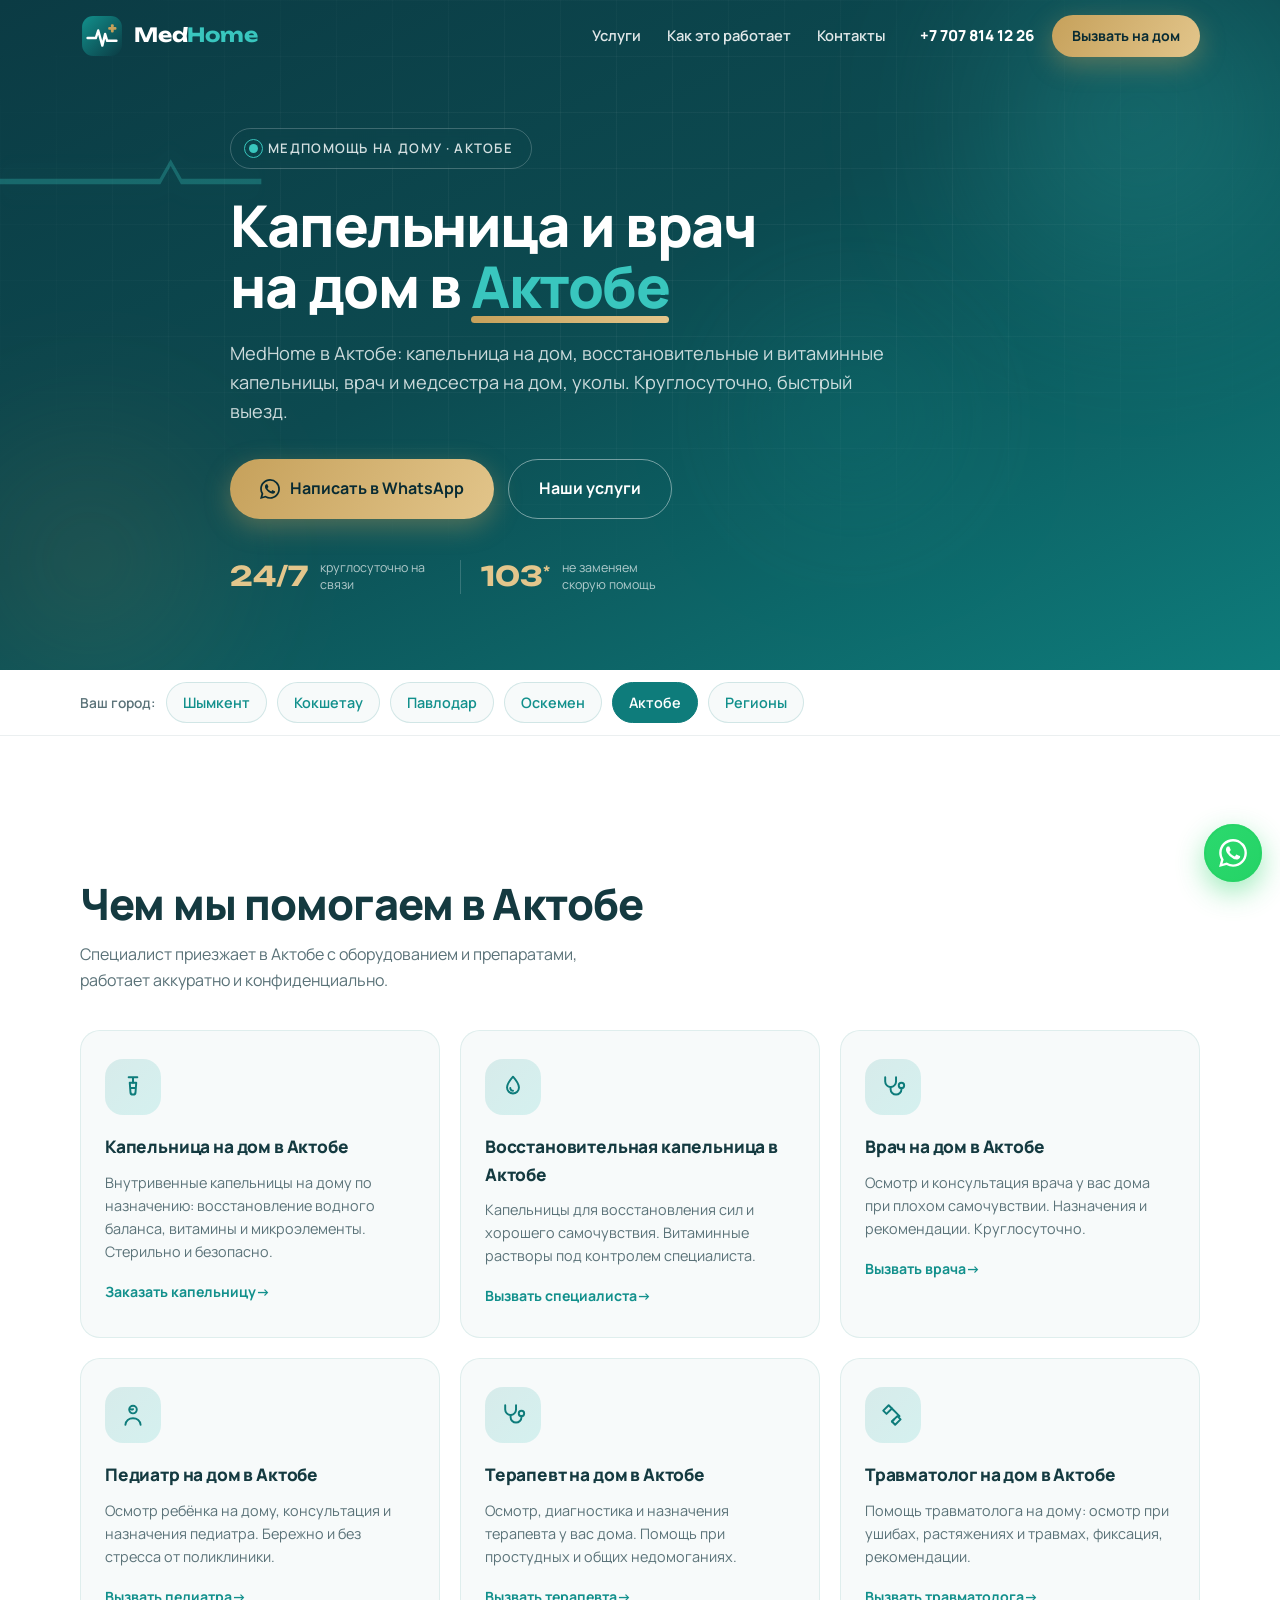
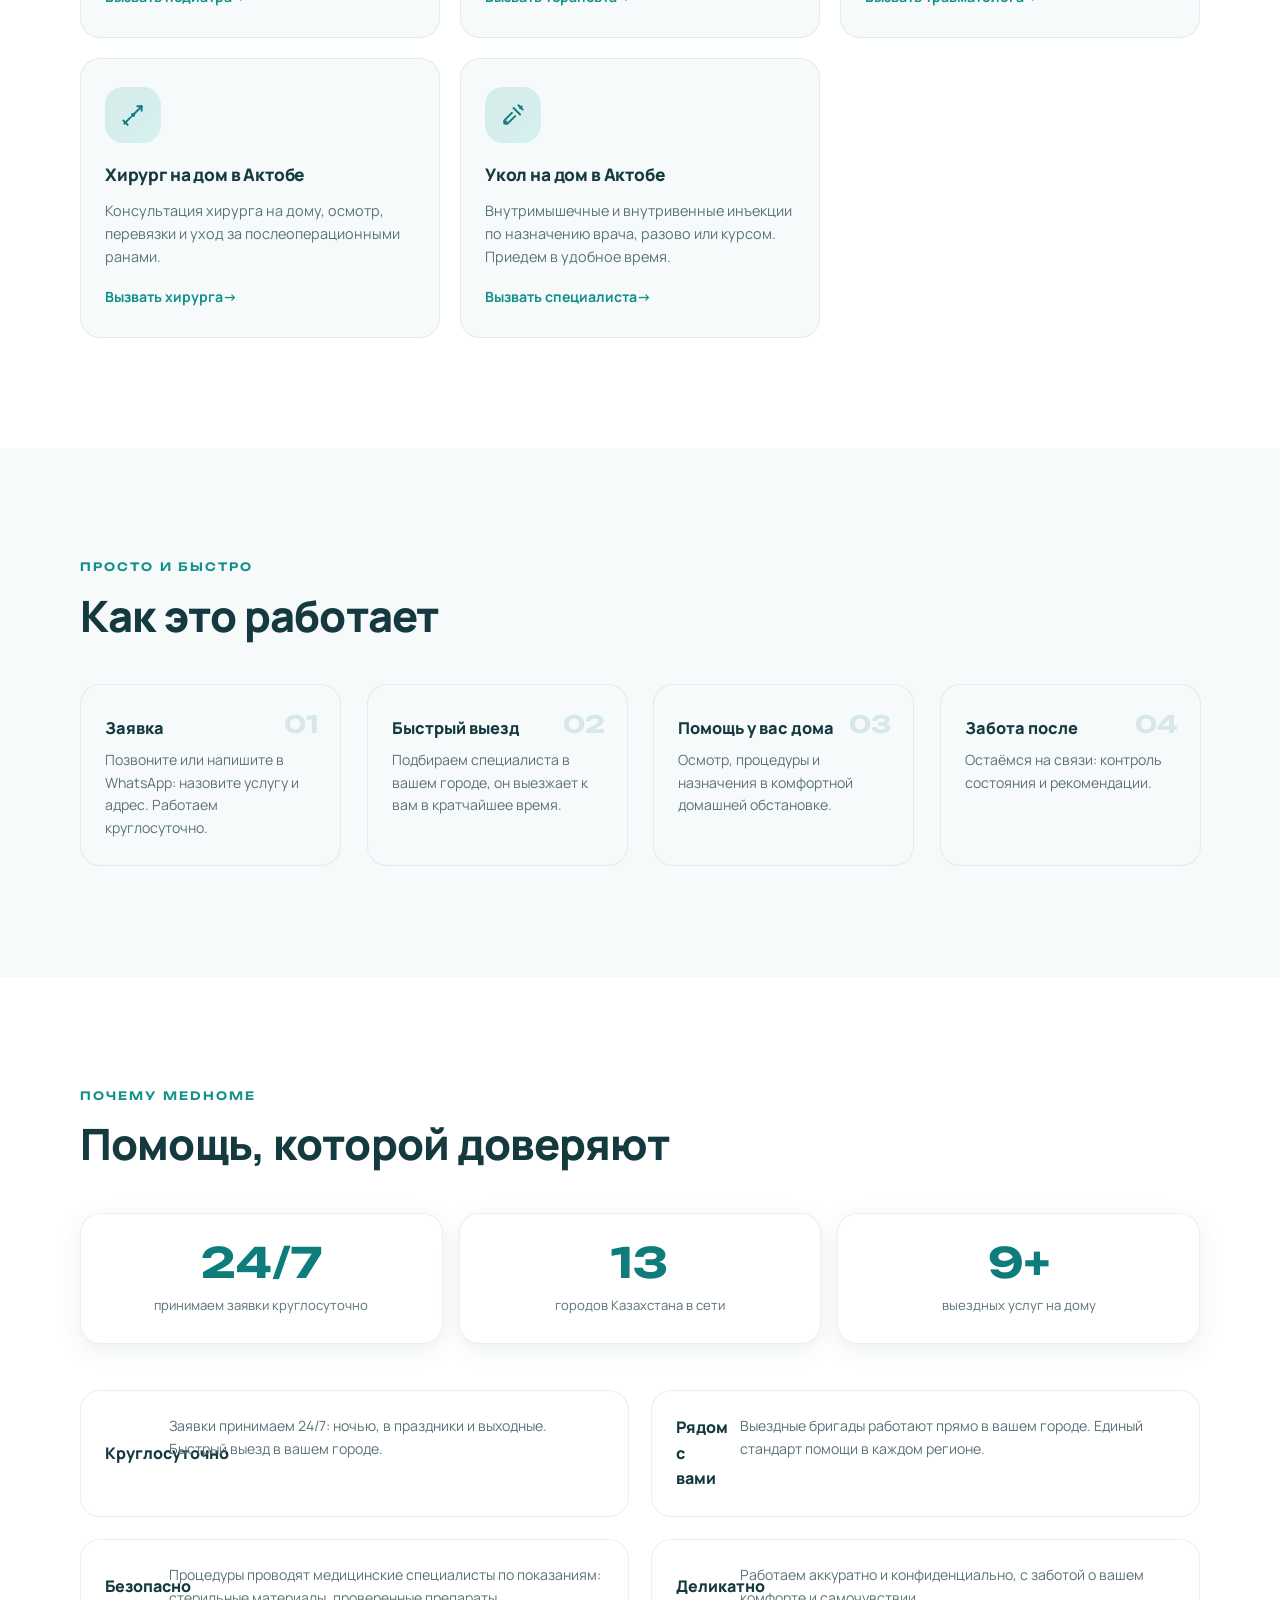
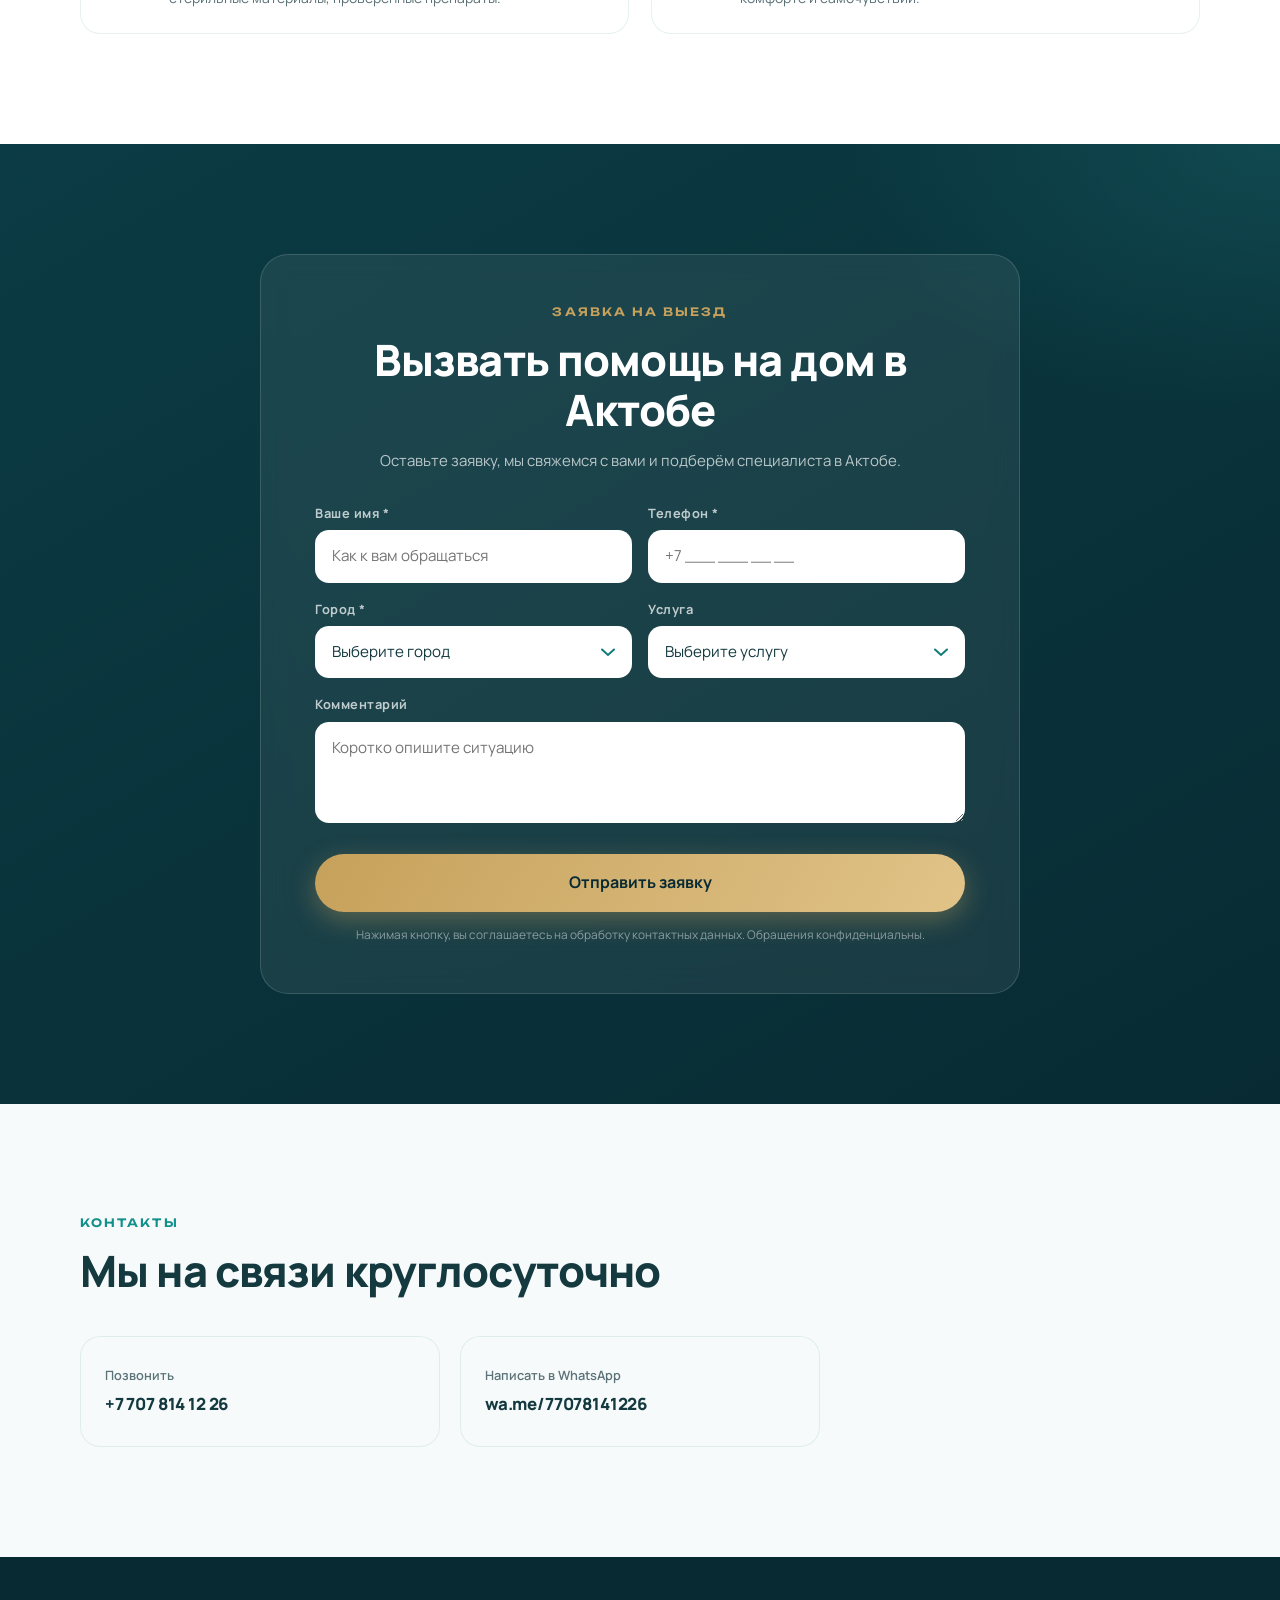
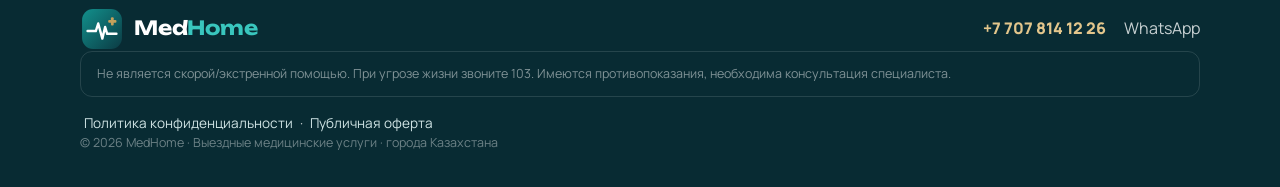
<file: aktobe-med.html>
<!DOCTYPE html>
<html lang="ru">
<head>
  <meta charset="UTF-8">
  <meta name="viewport" content="width=device-width, initial-scale=1.0">
  <!-- Google tag (gtag.js) — Google Ads AW-18395260701 -->
  <script async src="https://www.googletagmanager.com/gtag/js?id=AW-18395260701"></script>
  <script>
    window.dataLayer = window.dataLayer || [];
    function gtag(){dataLayer.push(arguments);}
    gtag('js', new Date());
    gtag('config', 'AW-18395260701');
    function gtag_report_phone(){gtag('event','conversion',{'send_to':'AW-18395260701/IDc9CP7orOMcEJ3OxcNE','value':1.0,'currency':'USD'});}
    function gtag_report_lead(){gtag('event','conversion',{'send_to':'AW-18395260701/Q282CNDwrOMcEJ3OxcNE','value':1.0,'currency':'USD'});}
    function gtag_report_contact(){gtag('event','conversion',{'send_to':'AW-18395260701/AlpuCOf1rOMcEJ3OxcNE','value':1.0,'currency':'USD'});}
  </script>
  <title>Капельница и врач на дом в Актобе | MedHome</title>
  <meta name="description" content="MedHome в Актобе: капельница на дом, восстановительные и витаминные капельницы, врач и медсестра на дом, уколы. Круглосуточно, быстрый выезд.">
  <link rel="canonical" href="https://med-home.kz/regiony/aktobe-med.html">
  <meta name="theme-color" content="#0E7C7B">
  <meta property="og:type" content="website"><meta property="og:site_name" content="MedHome">
  <meta property="og:title" content="Капельница и врач на дом в Актобе | MedHome"><meta property="og:description" content="MedHome в Актобе: капельница на дом, восстановительные и витаминные капельницы, врач и медсестра на дом, уколы. Круглосуточно, быстрый выезд.">
  <meta property="og:url" content="https://med-home.kz/regiony/aktobe-med.html"><meta property="og:image" content="https://med-home.kz/regiony/assets/og-image.jpg">
  <meta property="og:locale" content="ru_RU">
  <link rel="icon" type="image/svg+xml" href="assets/favicon.svg">
  <link rel="preconnect" href="https://fonts.googleapis.com"><link rel="preconnect" href="https://fonts.gstatic.com" crossorigin>
  <link href="https://fonts.googleapis.com/css2?family=Manrope:wght@400;500;600;700;800&family=Unbounded:wght@500;600;700&display=swap" rel="stylesheet">
  <link rel="stylesheet" href="styles.css?v=4">
</head>
<body>
  <header class="header" id="header"><div class="container header-inner">
    <a href="index.html" class="logo" aria-label="MedHome"><img src="assets/logo-icon.svg" alt="MedHome" class="logo-icon" width="44" height="44"><span class="logo-word">Med<em>Home</em></span></a>
    <nav class="nav" id="nav" aria-label="Меню">
      <a href="#uslugi" class="nav-link">Услуги</a><a href="#kak-rabotaet" class="nav-link">Как это работает</a><a href="#kontakty" class="nav-link">Контакты</a>
      <div class="nav-cta"><a href="tel:+77078141226" class="nav-phone">+7 707 814 12 26</a><a href="#zayavka" class="btn btn-gold btn-sm">Вызвать на дом</a></div>
    </nav>
    <a href="tel:+77078141226" class="header-call" aria-label="Позвонить"><svg viewBox="0 0 24 24" width="20" height="20" fill="none" stroke="currentColor" stroke-width="2" stroke-linecap="round" stroke-linejoin="round" aria-hidden="true"><path d="M22 16.92v3a2 2 0 0 1-2.18 2 19.79 19.79 0 0 1-8.63-3.07 19.5 19.5 0 0 1-6-6 19.79 19.79 0 0 1-3.07-8.67A2 2 0 0 1 4.11 2h3a2 2 0 0 1 2 1.72c.12.96.36 1.9.7 2.81a2 2 0 0 1-.45 2.11L8.09 9.91a16 16 0 0 0 6 6l1.27-1.27a2 2 0 0 1 2.11-.45c.91.34 1.85.58 2.81.7A2 2 0 0 1 22 16.92z"/></svg></a>
    <button class="burger" id="burger" aria-label="Меню" aria-expanded="false" aria-controls="nav"><span></span><span></span><span></span></button>
  </div></header>
  <section class="hero hero-city" id="hero">
    <div class="hero-bg" aria-hidden="true"><div class="glow glow-1"></div><div class="glow glow-2"></div><div class="glow glow-3"></div><div class="hero-grid-lines"></div></div>
    <div class="container hero-inner hero-inner-city"><div class="hero-text">
      <p class="hero-badge reveal"><span class="pulse-dot" aria-hidden="true"></span>Медпомощь на дому · Актобе</p>
      <h1 class="hero-title">Капельница и врач<br>на&nbsp;дом в&nbsp;<span class="accent-word">Актобе</span></h1>
      <p class="hero-sub reveal d-2">MedHome в Актобе: капельница на&nbsp;дом, восстановительные и&nbsp;витаминные капельницы, врач и&nbsp;медсестра на&nbsp;дом, уколы. Круглосуточно, быстрый выезд.</p>
      <div class="hero-cta reveal d-3">
        <a href="https://wa.me/77078141226" class="btn btn-gold btn-lg" target="_blank" rel="noopener"><svg viewBox="0 0 24 24" width="20" height="20" fill="currentColor" aria-hidden="true"><path d="M17.47 14.38c-.3-.15-1.77-.87-2.04-.97-.27-.1-.47-.15-.67.15-.2.3-.77.97-.94 1.17-.17.2-.35.22-.65.07-.3-.15-1.26-.46-2.4-1.48-.89-.79-1.49-1.77-1.66-2.07-.17-.3-.02-.46.13-.61.13-.13.3-.35.45-.52.15-.17.2-.3.3-.5.1-.2.05-.37-.02-.52-.08-.15-.67-1.62-.92-2.22-.24-.58-.49-.5-.67-.51l-.57-.01c-.2 0-.52.07-.8.37-.27.3-1.04 1.02-1.04 2.5 0 1.47 1.07 2.89 1.22 3.09.15.2 2.11 3.22 5.1 4.51.71.31 1.27.49 1.7.63.72.23 1.37.2 1.88.12.58-.09 1.77-.72 2.02-1.42.25-.7.25-1.3.17-1.42-.07-.12-.27-.2-.57-.35M12.05 21.79h-.01a9.8 9.8 0 0 1-4.98-1.36l-.36-.21-3.7.97.99-3.61-.24-.37a9.77 9.77 0 0 1-1.5-5.22c0-5.4 4.4-9.79 9.81-9.79a9.75 9.75 0 0 1 9.79 9.8c0 5.4-4.4 9.79-9.8 9.79m8.33-18.11A11.7 11.7 0 0 0 12.04 0C5.5 0 .16 5.33.16 11.88c0 2.1.55 4.14 1.59 5.94L.06 24l6.33-1.66a11.85 11.85 0 0 0 5.65 1.44h.01c6.54 0 11.87-5.33 11.87-11.88 0-3.18-1.24-6.16-3.49-8.4"/></svg> Написать в WhatsApp</a>
        <a href="#uslugi" class="btn btn-outline btn-lg">Наши услуги</a>
      </div>
      <div class="hero-facts reveal d-4"><div class="fact"><strong>24/7</strong><span>круглосуточно на связи</span></div><div class="fact-sep" aria-hidden="true"></div><div class="fact"><strong>103<sup>*</sup></strong><span>не заменяем скорую помощь</span></div></div>
    </div></div>
    <div class="hero-ecg-bottom" aria-hidden="true"><svg viewBox="0 0 1440 90" preserveAspectRatio="none"><path class="ecg-line-big" d="M0 50 H180 l12 -9 12 9 H360 l9 -32 12 62 9 -30 H620 l12 -9 12 9 H820 l9 -32 12 62 9 -30 H1080 l12 -9 12 9 H1260 l9 -32 12 62 9 -30 H1440"/></svg></div>
  </section>
  <nav class="city-switch" aria-label="Город"><div class="container city-switch-inner"><span class="city-switch-label">Ваш город:</span> <a href="shymkent-med.html" class="city-switch-link">Шымкент</a> <a href="kokshetau-med.html" class="city-switch-link">Кокшетау</a> <a href="pavlodar-med.html" class="city-switch-link">Павлодар</a> <a href="oskemen-med.html" class="city-switch-link">Оскемен</a> <a href="aktobe-med.html" class="city-switch-link active">Актобе</a> <a href="regiony-med.html" class="city-switch-link">Регионы</a></div></nav>
  <section class="section section-light" id="uslugi"><div class="container">
    <p class="eyebrow reveal">Услуги на дом</p><h2 class="section-title reveal">Чем мы помогаем в Актобе</h2><p class="section-sub reveal">Специалист приезжает в Актобе с&nbsp;оборудованием и&nbsp;препаратами, работает аккуратно и&nbsp;конфиденциально.</p>
    <div class="services-grid">
      <article class="service-card reveal " id="kapelnica"><div class="service-icon" aria-hidden="true"><svg viewBox="0 0 24 24" width="26" height="26" fill="none" stroke="currentColor" stroke-width="1.8" stroke-linecap="round" stroke-linejoin="round"><path d="M8 3h8M12 3v5"/><path d="M9 8h6l-.7 9.3a2 2 0 0 1-2 1.7h-.6a2 2 0 0 1-2-1.7z"/><path d="M10 13h4"/></svg></div><h3>Капельница на дом в Актобе</h3><p>Внутривенные капельницы на дому по назначению: восстановление водного баланса, витамины и микроэлементы. Стерильно и безопасно.</p><a href="#zayavka" class="service-link">Заказать капельницу<span aria-hidden="true"> →</span></a></article>
      <article class="service-card reveal d-1" id="vosst"><div class="service-icon" aria-hidden="true"><svg viewBox="0 0 24 24" width="26" height="26" fill="none" stroke="currentColor" stroke-width="1.8" stroke-linecap="round" stroke-linejoin="round"><path d="M12 2.5s5.5 6.2 5.5 10a5.5 5.5 0 0 1-11 0c0-3.8 5.5-10 5.5-10z"/><path d="M9.5 13a2.5 2.5 0 0 0 2.5 2.5"/></svg></div><h3>Восстановительная капельница в Актобе</h3><p>Капельницы для восстановления сил и хорошего самочувствия. Витаминные растворы под контролем специалиста.</p><a href="#zayavka" class="service-link">Вызвать специалиста<span aria-hidden="true"> →</span></a></article>
      <article class="service-card reveal d-2" id="vrach"><div class="service-icon" aria-hidden="true"><svg viewBox="0 0 24 24" width="26" height="26" fill="none" stroke="currentColor" stroke-width="1.8" stroke-linecap="round" stroke-linejoin="round"><path d="M4.8 3v4a5 5 0 0 0 10 0V3"/><path d="M9.8 12v2a5 5 0 0 0 10 0v-1"/><circle cx="19.8" cy="10.5" r="2.5"/></svg></div><h3>Врач на дом в Актобе</h3><p>Осмотр и консультация врача у вас дома при плохом самочувствии. Назначения и рекомендации. Круглосуточно.</p><a href="#zayavka" class="service-link">Вызвать врача<span aria-hidden="true"> →</span></a></article>
      <article class="service-card reveal d-3" id="pediatr"><div class="service-icon" aria-hidden="true"><svg viewBox="0 0 24 24" width="26" height="26" fill="none" stroke="currentColor" stroke-width="1.8" stroke-linecap="round" stroke-linejoin="round"><circle cx="12" cy="7" r="3.5"/><path d="M5 21c.4-3.6 3.2-6 7-6s6.6 2.4 7 6"/><path d="M10 6.6c.6.5 1.4.5 2 0"/></svg></div><h3>Педиатр на дом в Актобе</h3><p>Осмотр ребёнка на дому, консультация и назначения педиатра. Бережно и без стресса от поликлиники.</p><a href="#zayavka" class="service-link">Вызвать педиатра<span aria-hidden="true"> →</span></a></article>
      <article class="service-card reveal d-4" id="terapevt"><div class="service-icon" aria-hidden="true"><svg viewBox="0 0 24 24" width="26" height="26" fill="none" stroke="currentColor" stroke-width="1.8" stroke-linecap="round" stroke-linejoin="round"><path d="M4.8 3v4a5 5 0 0 0 10 0V3"/><path d="M9.8 12v2a5 5 0 0 0 10 0v-1"/><circle cx="19.8" cy="10.5" r="2.5"/></svg></div><h3>Терапевт на дом в Актобе</h3><p>Осмотр, диагностика и назначения терапевта у вас дома. Помощь при простудных и общих недомоганиях.</p><a href="#zayavka" class="service-link">Вызвать терапевта<span aria-hidden="true"> →</span></a></article>
      <article class="service-card reveal d-1" id="travmatolog"><div class="service-icon" aria-hidden="true"><svg viewBox="0 0 24 24" width="26" height="26" fill="none" stroke="currentColor" stroke-width="1.8" stroke-linecap="round" stroke-linejoin="round"><path d="M8 3l3 3-5 5-3-3z"/><path d="M11 6l7 7"/><path d="M16 13l3 3-5 5-3-3z"/><path d="M13 16l-2 2"/></svg></div><h3>Травматолог на дом в Актобе</h3><p>Помощь травматолога на дому: осмотр при ушибах, растяжениях и травмах, фиксация, рекомендации.</p><a href="#zayavka" class="service-link">Вызвать травматолога<span aria-hidden="true"> →</span></a></article>
      <article class="service-card reveal d-2" id="hirurg"><div class="service-icon" aria-hidden="true"><svg viewBox="0 0 24 24" width="26" height="26" fill="none" stroke="currentColor" stroke-width="1.8" stroke-linecap="round" stroke-linejoin="round"><path d="M20 4l-8 8"/><path d="M16 4h4v4"/><path d="M4 20l6-6"/><path d="M3 17l4 4"/><circle cx="12" cy="12" r="1"/></svg></div><h3>Хирург на дом в Актобе</h3><p>Консультация хирурга на дому, осмотр, перевязки и уход за послеоперационными ранами.</p><a href="#zayavka" class="service-link">Вызвать хирурга<span aria-hidden="true"> →</span></a></article>
      <article class="service-card reveal d-3" id="ukol"><div class="service-icon" aria-hidden="true"><svg viewBox="0 0 24 24" width="26" height="26" fill="none" stroke="currentColor" stroke-width="1.8" stroke-linecap="round" stroke-linejoin="round"><path d="M20 4l-1.5 1.5M17 3l4 4M12.5 5.5l6 6M14 13l-6.5 6.5a2 2 0 0 1-2.8 0l-.2-.2a2 2 0 0 1 0-2.8L11 10"/><path d="M4 20l2-2"/></svg></div><h3>Укол на дом в Актобе</h3><p>Внутримышечные и внутривенные инъекции по назначению врача, разово или курсом. Приедем в удобное время.</p><a href="#zayavka" class="service-link">Вызвать специалиста<span aria-hidden="true"> →</span></a></article>
    </div></div></section>
  <section class="section section-ivory" id="kak-rabotaet"><div class="container">
    <p class="eyebrow reveal">Просто и быстро</p><h2 class="section-title reveal">Как это работает</h2>
    <ol class="steps">
      <li class="step reveal"><span class="step-num">01</span><h3>Заявка</h3><p>Позвоните или напишите в WhatsApp: назовите услугу и адрес. Работаем круглосуточно.</p></li>
      <li class="step reveal d-1"><span class="step-num">02</span><h3>Быстрый выезд</h3><p>Подбираем специалиста в вашем городе, он выезжает к вам в кратчайшее время.</p></li>
      <li class="step reveal d-2"><span class="step-num">03</span><h3>Помощь у вас дома</h3><p>Осмотр, процедуры и назначения в комфортной домашней обстановке.</p></li>
      <li class="step reveal d-3"><span class="step-num">04</span><h3>Забота после</h3><p>Остаёмся на связи: контроль состояния и рекомендации.</p></li>
    </ol></div></section>
  <section class="section section-light" id="pochemu-my"><div class="container">
    <p class="eyebrow reveal">Почему MedHome</p><h2 class="section-title reveal">Помощь, которой доверяют</h2>
    <div class="counters reveal">
      <div class="counter"><strong>24/7</strong><span>принимаем заявки круглосуточно</span></div>
      <div class="counter"><strong><span class="count" data-count="15">0</span></strong><span>городов Казахстана в сети</span></div>
      <div class="counter"><strong><span class="count" data-count="10">0</span>+</strong><span>выездных услуг на дому</span></div>
    </div>
    <div class="why-grid">
      <div class="why-item reveal"><h3>Круглосуточно</h3><p>Заявки принимаем 24/7: ночью, в праздники и выходные. Быстрый выезд в вашем городе.</p></div>
      <div class="why-item reveal d-1"><h3>Рядом с вами</h3><p>Выездные бригады работают прямо в вашем городе. Единый стандарт помощи в каждом регионе.</p></div>
      <div class="why-item reveal d-2"><h3>Безопасно</h3><p>Процедуры проводят медицинские специалисты по показаниям: стерильные материалы, проверенные препараты.</p></div>
      <div class="why-item reveal d-3"><h3>Деликатно</h3><p>Работаем аккуратно и конфиденциально, с заботой о вашем комфорте и самочувствии.</p></div>
    </div></div></section>
  <section class="section section-form" id="zayavka"><div class="container"><div class="form-card reveal">
    <div class="form-head"><p class="eyebrow eyebrow-gold">Заявка на выезд</p><h2 class="section-title">Вызвать помощь на дом в Актобе</h2><p class="form-note">Оставьте заявку, мы свяжемся с&nbsp;вами и&nbsp;подберём специалиста в Актобе.</p></div>
    <form id="leadForm" novalidate>
      <div class="form-row">
        <label class="field"><span>Ваше имя *</span><input type="text" name="name" required autocomplete="name" placeholder="Как к вам обращаться"></label>
        <label class="field"><span>Телефон *</span><input type="tel" name="phone" required autocomplete="tel" inputmode="tel" placeholder="+7 ___ ___ __ __"></label>
      </div>
      <div class="form-row">
        <label class="field"><span>Город *</span><select name="city" required><option value="" selected>Выберите город</option><option>Актобе</option><option>Другой город</option></select></label>
        <label class="field"><span>Услуга</span><select name="service"><option value="" selected>Выберите услугу</option>
                <option>Капельница на дом</option>
                <option>Восстановительная капельница</option>
                <option>Врач на дом</option>
                <option>Педиатр</option>
                <option>Терапевт</option>
                <option>Травматолог</option>
                <option>Хирург</option>
                <option>Укол на дом</option>
                <option>Нужна консультация</option></select></label>
      </div>
      <label class="field"><span>Комментарий</span><textarea name="comment" rows="3" placeholder="Коротко опишите ситуацию"></textarea></label>
      <button type="submit" class="btn btn-gold btn-lg btn-block">Отправить заявку</button>
      <p class="form-privacy">Нажимая кнопку, вы соглашаетесь на обработку контактных данных. Обращения конфиденциальны.</p>
    </form>
    <div class="form-success" id="formSuccess" hidden><h3>Спасибо! Заявка принята</h3><p>Мы скоро свяжемся с вами. Если срочно, напишите в WhatsApp: <a href="https://wa.me/77078141226" target="_blank" rel="noopener">wa.me/77078141226</a> или позвоните <a href="tel:+77078141226">+7&nbsp;707&nbsp;814&nbsp;12&nbsp;26</a>.</p></div>
  </div></div></section>
  <section class="section section-ivory" id="kontakty"><div class="container">
    <p class="eyebrow reveal">Контакты</p><h2 class="section-title reveal">Мы на связи круглосуточно</h2>
    <div class="contact-grid">
      <a href="tel:+77078141226" class="contact-card reveal"><span class="contact-label">Позвонить</span><strong>+7 707 814 12 26</strong></a>
      <a href="https://wa.me/77078141226" class="contact-card reveal d-1" target="_blank" rel="noopener"><span class="contact-label">Написать в WhatsApp</span><strong>wa.me/77078141226</strong></a>
    </div></div></section>
  <footer class="footer"><div class="container">
    <div class="footer-top"><a href="index.html" class="logo logo-footer"><img src="assets/logo-icon.svg" alt="MedHome" class="logo-icon" width="40" height="40" loading="lazy"><span class="logo-word">Med<em>Home</em></span></a>
    <div class="footer-contacts"><a href="tel:+77078141226" class="footer-phone">+7 707 814 12 26</a><a href="https://wa.me/77078141226" target="_blank" rel="noopener">WhatsApp</a></div></div>
    <p class="footer-disclaimer">Не является скорой/экстренной помощью. При угрозе жизни звоните 103. Имеются противопоказания, необходима консультация специалиста.</p>
      <p class="footer-legal"><a href="privacy.html">Политика конфиденциальности</a> · <a href="oferta.html">Публичная оферта</a></p>
      <p class="footer-copy">© <span id="year">2026</span> MedHome · Выездные медицинские услуги · города Казахстана</p>
  </div></footer>
  <a href="https://wa.me/77078141226" class="wa-float" target="_blank" rel="noopener" aria-label="WhatsApp"><span class="wa-ring" aria-hidden="true"></span><svg viewBox="0 0 24 24" width="28" height="28" fill="currentColor" aria-hidden="true"><path d="M17.47 14.38c-.3-.15-1.77-.87-2.04-.97-.27-.1-.47-.15-.67.15-.2.3-.77.97-.94 1.17-.17.2-.35.22-.65.07-.3-.15-1.26-.46-2.4-1.48-.89-.79-1.49-1.77-1.66-2.07-.17-.3-.02-.46.13-.61.13-.13.3-.35.45-.52.15-.17.2-.3.3-.5.1-.2.05-.37-.02-.52-.08-.15-.67-1.62-.92-2.22-.24-.58-.49-.5-.67-.51l-.57-.01c-.2 0-.52.07-.8.37-.27.3-1.04 1.02-1.04 2.5 0 1.47 1.07 2.89 1.22 3.09.15.2 2.11 3.22 5.1 4.51.71.31 1.27.49 1.7.63.72.23 1.37.2 1.88.12.58-.09 1.77-.72 2.02-1.42.25-.7.25-1.3.17-1.42-.07-.12-.27-.2-.57-.35M12.05 21.79h-.01a9.8 9.8 0 0 1-4.98-1.36l-.36-.21-3.7.97.99-3.61-.24-.37a9.77 9.77 0 0 1-1.5-5.22c0-5.4 4.4-9.79 9.81-9.79a9.75 9.75 0 0 1 9.79 9.8c0 5.4-4.4 9.79-9.8 9.79m8.33-18.11A11.7 11.7 0 0 0 12.04 0C5.5 0 .16 5.33.16 11.88c0 2.1.55 4.14 1.59 5.94L.06 24l6.33-1.66a11.85 11.85 0 0 0 5.65 1.44h.01c6.54 0 11.87-5.33 11.87-11.88 0-3.18-1.24-6.16-3.49-8.4"/></svg></a>
  <script>
    window.MEDHOME_LEAD = {
      worker: 'https://medhome-leadbot.alikanafin0.workers.dev',
      secret: 'd6867dcdbdcfb8f2f2fda561a1081566cc8e1bc58fe306fb',
      site: 'MedHome (регионы)',
      wa: '77078141226',
      city: 'Актобе'
    };
  </script>
  <script src="lead-capture.js?v=1" defer></script>
  <script src="script.js?v=4" defer></script>
</body></html>
</file>
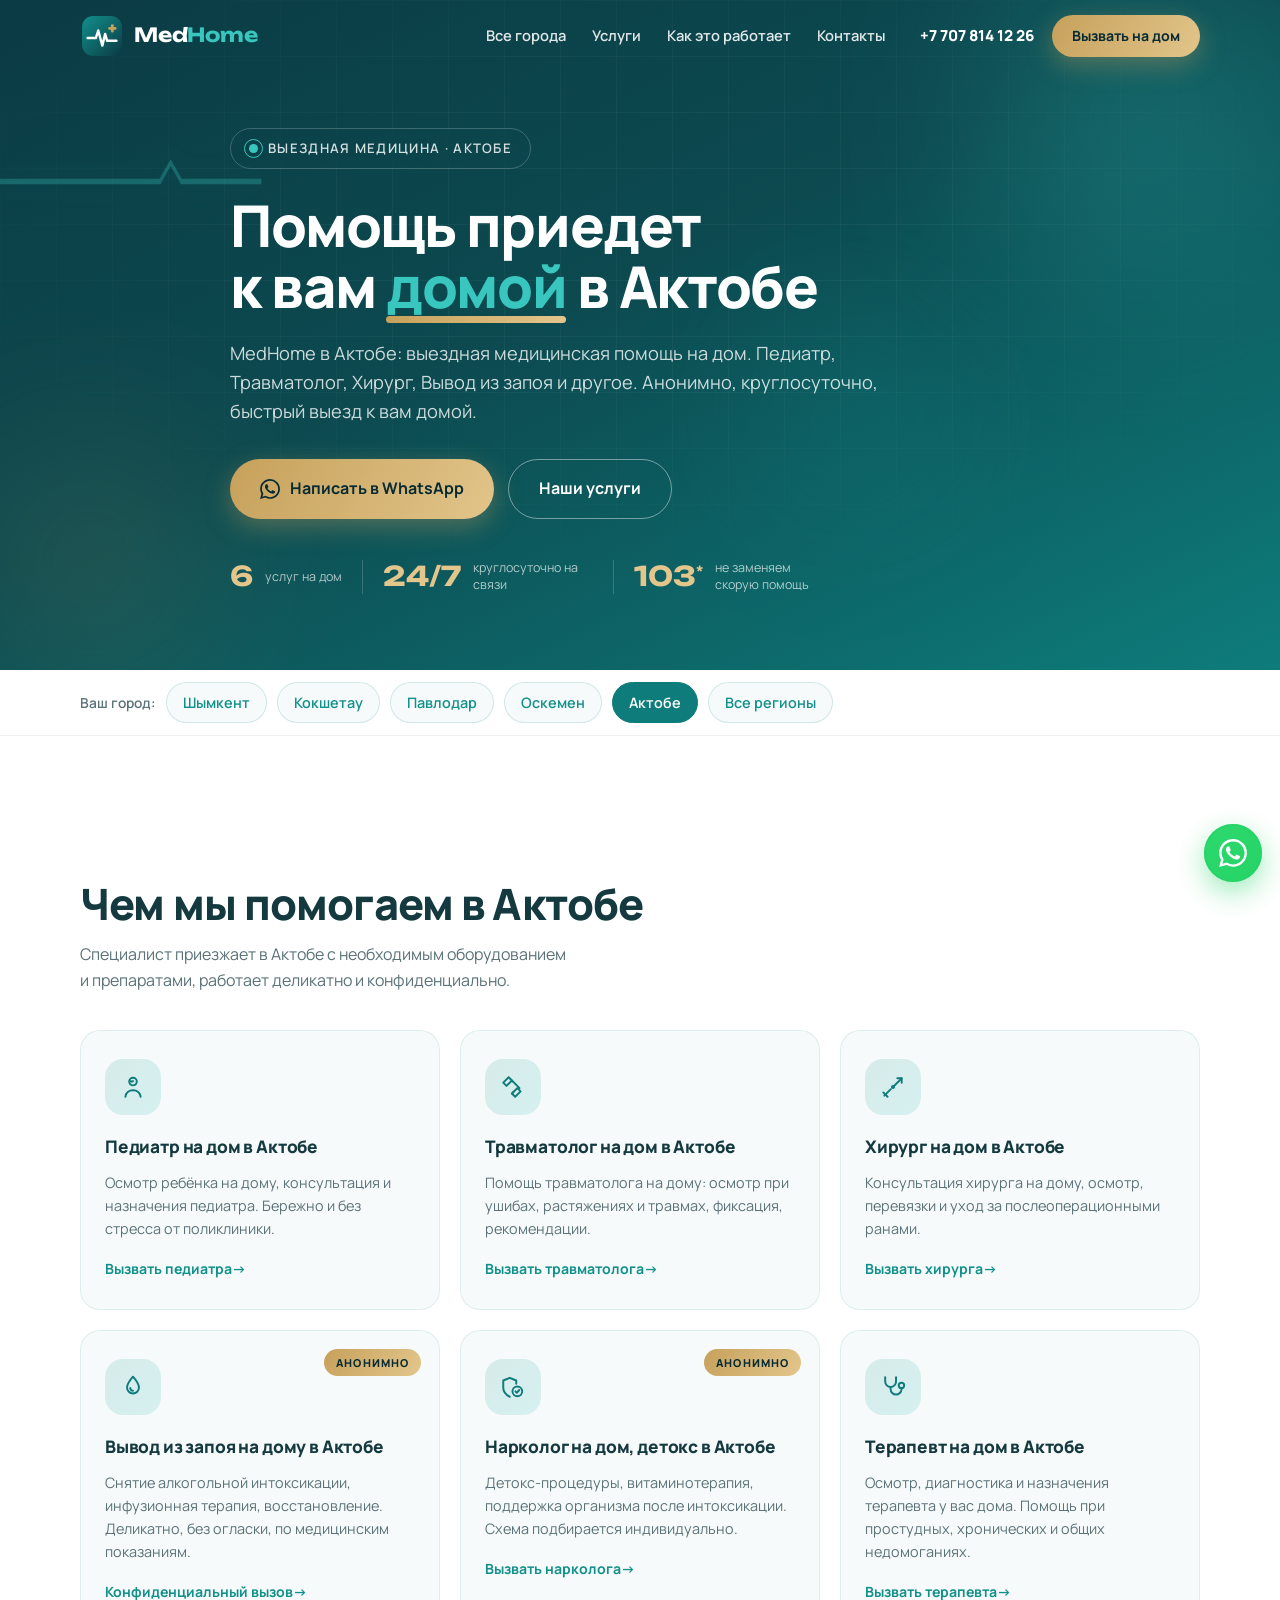
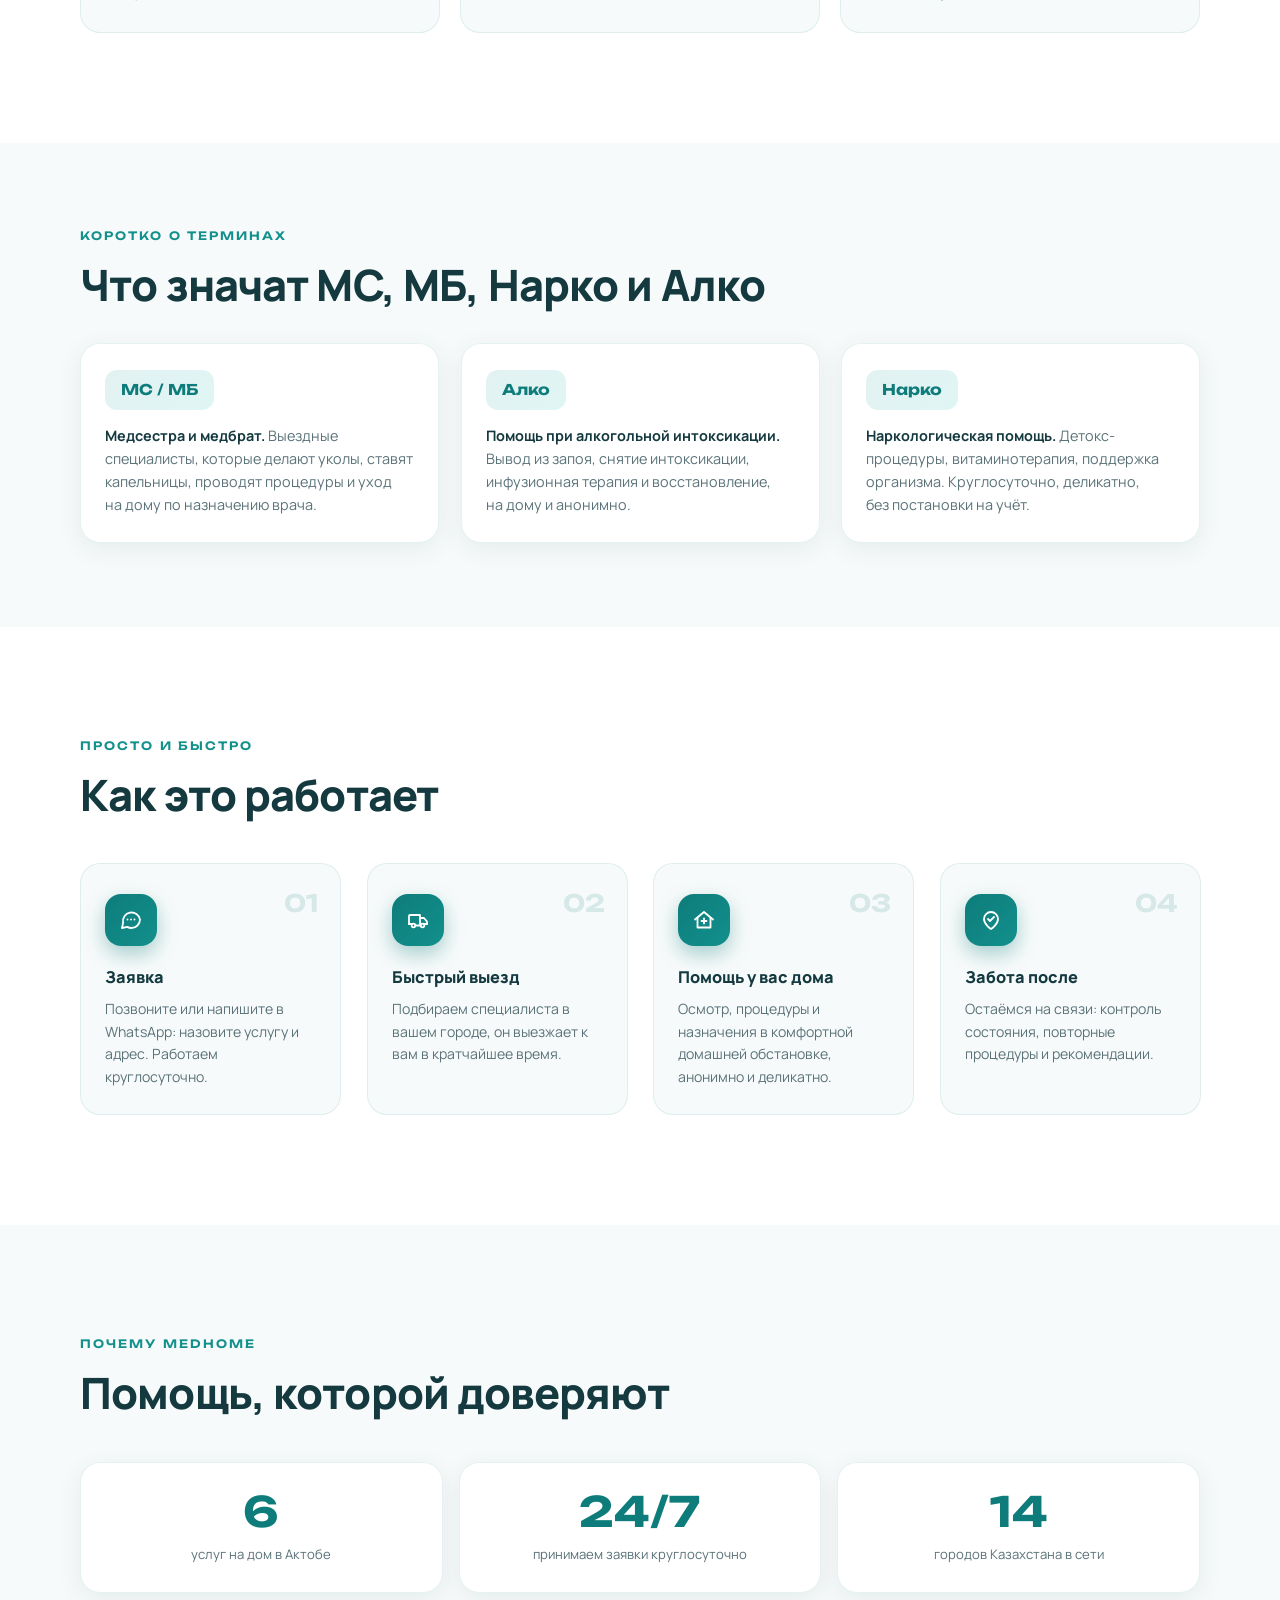
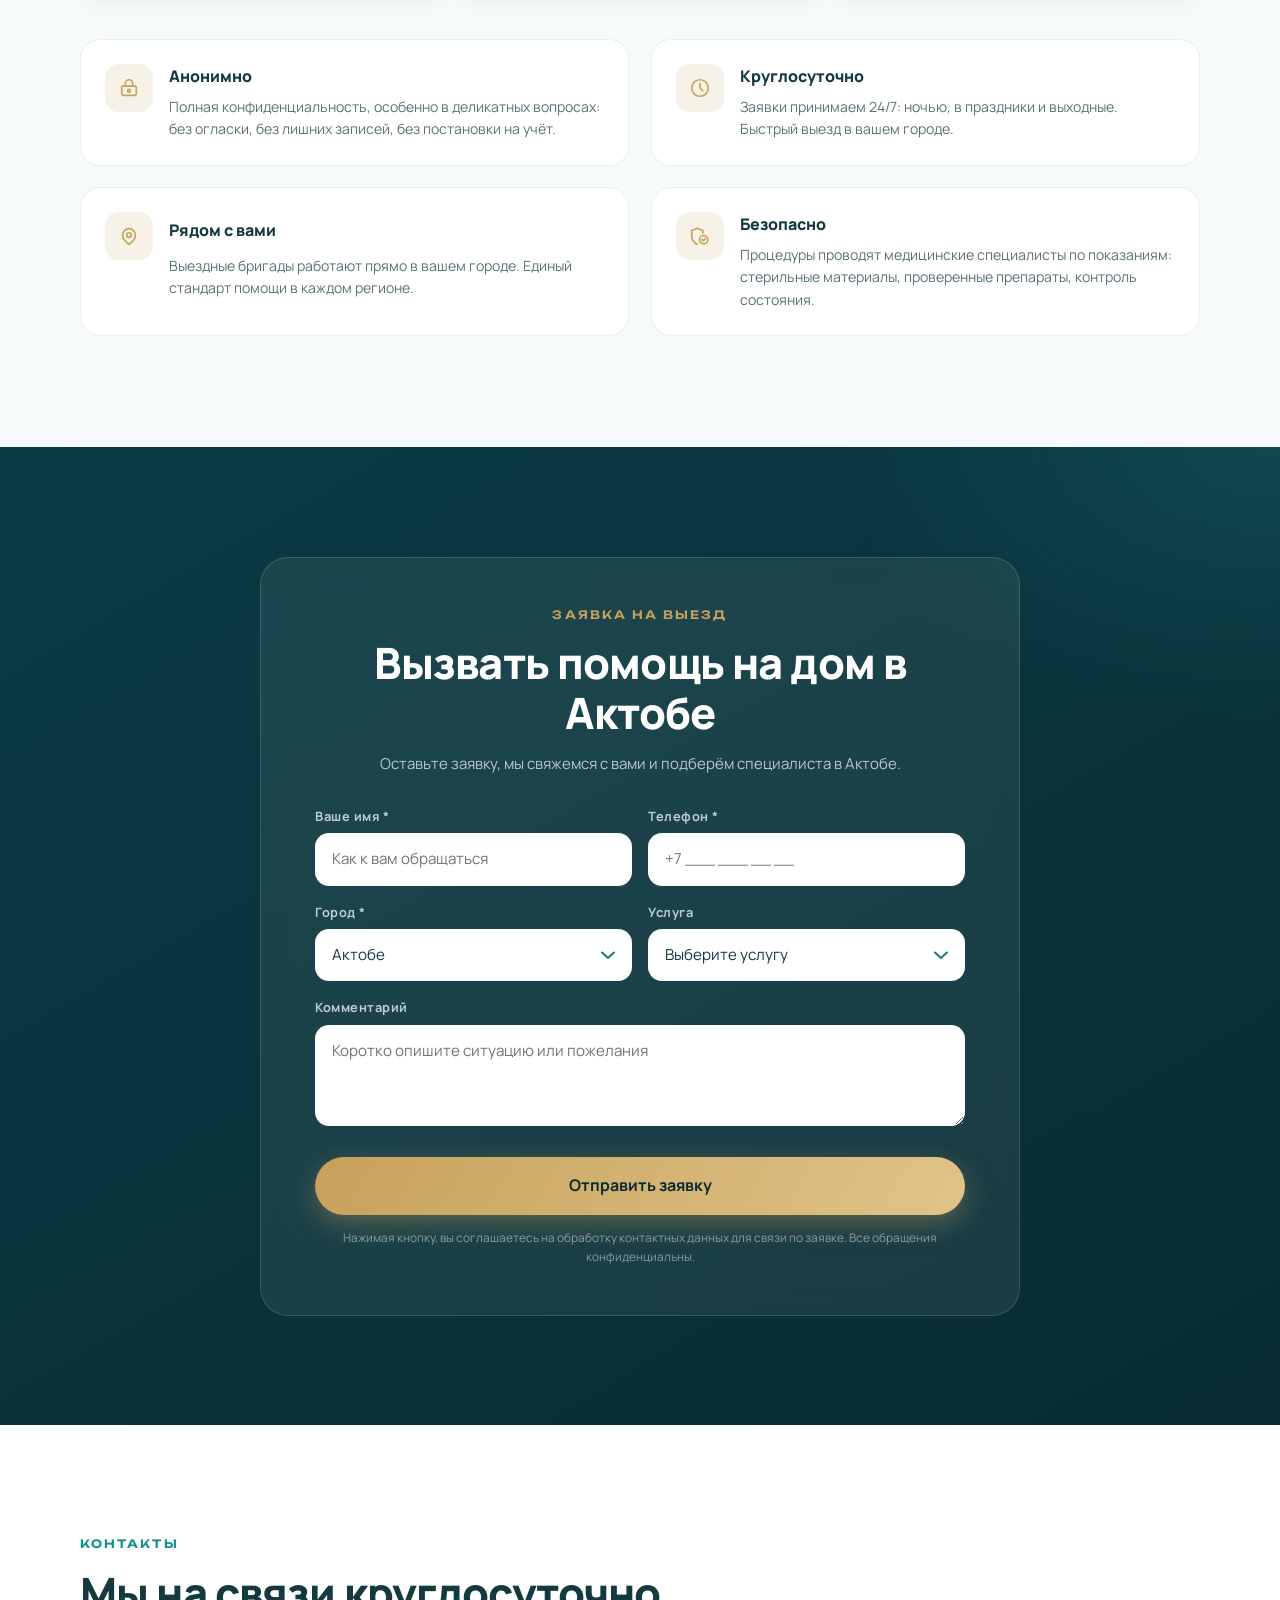
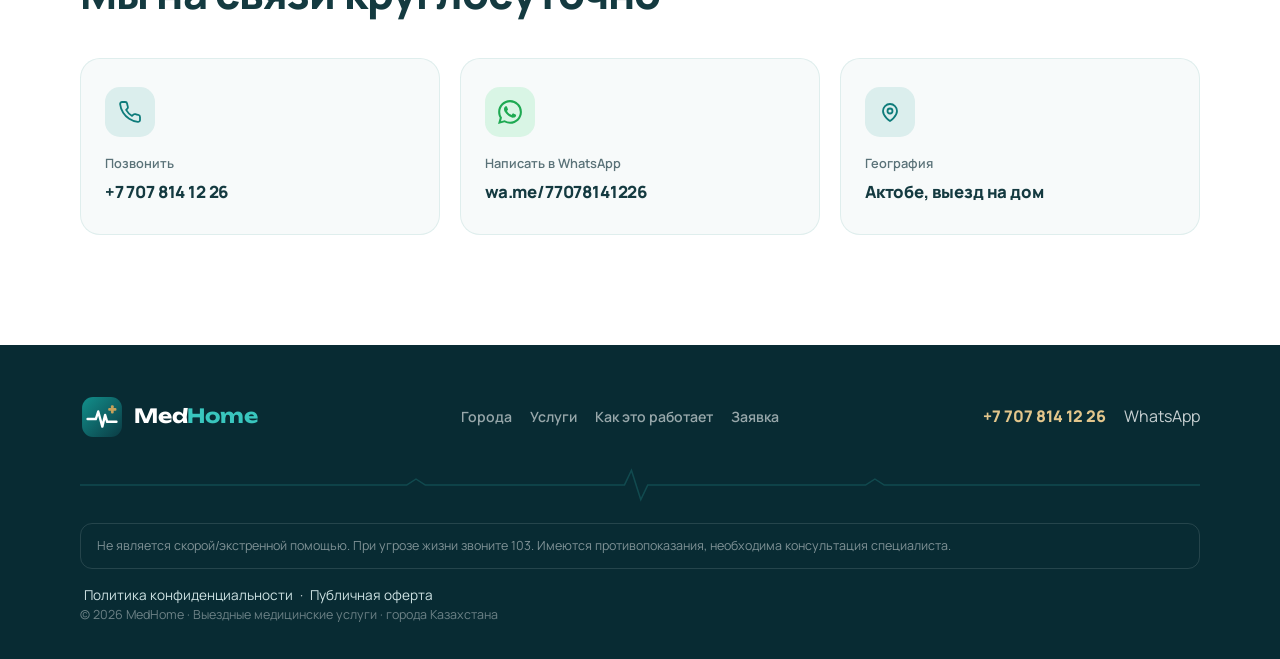
<file: aktobe.html>
<!DOCTYPE html>
<html lang="ru">
<head>
  <meta charset="UTF-8">
  <meta name="viewport" content="width=device-width, initial-scale=1.0">

  <!-- Google tag (gtag.js) — Google Ads AW-18395260701 (общий с основным med-home.kz; результаты делятся по кампаниям) -->
  <script async src="https://www.googletagmanager.com/gtag/js?id=AW-18395260701"></script>
  <script>
    window.dataLayer = window.dataLayer || [];
    function gtag(){dataLayer.push(arguments);}
    gtag('js', new Date());
    gtag('config', 'AW-18395260701');
    function gtag_report_phone(){gtag('event','conversion',{'send_to':'AW-18395260701/IDc9CP7orOMcEJ3OxcNE','value':1.0,'currency':'USD'});}
    function gtag_report_lead(){gtag('event','conversion',{'send_to':'AW-18395260701/Q282CNDwrOMcEJ3OxcNE','value':1.0,'currency':'USD'});}
    function gtag_report_contact(){gtag('event','conversion',{'send_to':'AW-18395260701/AlpuCOf1rOMcEJ3OxcNE','value':1.0,'currency':'USD'});}
  </script>
  <title>Медицинская помощь на дом в Актобе: педиатр, травматолог, хирург, вывод из запоя, нарколог, терапевт | MedHome</title>
  <meta name="description" content="MedHome в Актобе: педиатр, травматолог и хирург на дом, вывод из запоя, нарколог, терапевт. Анонимно, круглосуточно, быстрый выезд.">
  <link rel="canonical" href="https://med-home.kz/regiony/aktobe.html">
  <meta name="theme-color" content="#0E7C7B">
  <meta property="og:type" content="website">
  <meta property="og:site_name" content="MedHome">
  <meta property="og:title" content="Медицинская помощь на дом в Актобе: педиатр, травматолог, хирург, вывод из запоя, нарколог, терапевт | MedHome">
  <meta property="og:description" content="MedHome в Актобе: педиатр, травматолог и хирург на дом, вывод из запоя, нарколог, терапевт. Анонимно, круглосуточно, быстрый выезд.">
  <meta property="og:url" content="https://med-home.kz/regiony/aktobe.html">
  <meta property="og:image" content="https://med-home.kz/regiony/assets/og-image.jpg">
  <meta property="og:locale" content="ru_RU">
  <meta name="twitter:card" content="summary_large_image">
  <meta name="twitter:title" content="Медицинская помощь на дом в Актобе: педиатр, травматолог, хирург, вывод из запоя, нарколог, терапевт | MedHome">
  <meta name="twitter:description" content="MedHome в Актобе: педиатр, травматолог и хирург на дом, вывод из запоя, нарколог, терапевт. Анонимно, круглосуточно, быстрый выезд.">
  <meta name="twitter:image" content="https://med-home.kz/regiony/assets/og-image.jpg">
  <link rel="icon" type="image/svg+xml" href="assets/favicon.svg">
  <link rel="preconnect" href="https://fonts.googleapis.com">
  <link rel="preconnect" href="https://fonts.gstatic.com" crossorigin>
  <link href="https://fonts.googleapis.com/css2?family=Manrope:wght@400;500;600;700;800&family=Unbounded:wght@500;600;700&display=swap" rel="stylesheet">
  <link rel="stylesheet" href="styles.css?v=4">
</head>
<body>
  <header class="header" id="header">
    <div class="container header-inner">
      <a href="index.html" class="logo" aria-label="MedHome, на главную">
        <img src="assets/logo-icon.svg" alt="Логотип MedHome" class="logo-icon" width="44" height="44">
        <span class="logo-word">Med<em>Home</em></span>
      </a>
      <nav class="nav" id="nav" aria-label="Основная навигация">
        <a href="index.html#goroda" class="nav-link">Все города</a>
        <a href="#uslugi" class="nav-link">Услуги</a>
        <a href="#kak-rabotaet" class="nav-link">Как это работает</a>
        <a href="#kontakty" class="nav-link">Контакты</a>
        <div class="nav-cta">
          <a href="tel:+77078141226" class="nav-phone">+7 707 814 12 26</a>
          <a href="#zayavka" class="btn btn-gold btn-sm">Вызвать на дом</a>
        </div>
      </nav>
      <a href="tel:+77078141226" class="header-call" aria-label="Позвонить: +7 707 814 12 26"><svg viewBox="0 0 24 24" width="20" height="20" fill="none" stroke="currentColor" stroke-width="2" stroke-linecap="round" stroke-linejoin="round" aria-hidden="true"><path d="M22 16.92v3a2 2 0 0 1-2.18 2 19.79 19.79 0 0 1-8.63-3.07 19.5 19.5 0 0 1-6-6 19.79 19.79 0 0 1-3.07-8.67A2 2 0 0 1 4.11 2h3a2 2 0 0 1 2 1.72c.12.96.36 1.9.7 2.81a2 2 0 0 1-.45 2.11L8.09 9.91a16 16 0 0 0 6 6l1.27-1.27a2 2 0 0 1 2.11-.45c.91.34 1.85.58 2.81.7A2 2 0 0 1 22 16.92z"/></svg></a>
      <button class="burger" id="burger" aria-label="Открыть меню" aria-expanded="false" aria-controls="nav">
        <span></span><span></span><span></span>
      </button>
    </div>
  </header>
  <section class="hero hero-city" id="hero">
    <div class="hero-bg" aria-hidden="true">
      <div class="glow glow-1"></div><div class="glow glow-2"></div><div class="glow glow-3"></div>
      <div class="hero-grid-lines"></div>
    </div>
    <div class="container hero-inner hero-inner-city">
      <div class="hero-text">
        <p class="hero-badge reveal"><span class="pulse-dot" aria-hidden="true"></span>Выездная медицина · Актобе</p>
        <h1 class="hero-title">Помощь приедет<br>к&nbsp;вам <span class="accent-word">домой</span> в&nbsp;Актобе</h1>
        <p class="hero-sub reveal d-2">MedHome в Актобе: выездная медицинская помощь на&nbsp;дом. Педиатр, Травматолог, Хирург, Вывод из запоя и&nbsp;другое. Анонимно, круглосуточно, быстрый выезд к&nbsp;вам домой.</p>
        <div class="hero-cta reveal d-3">
          <a href="https://wa.me/77078141226" class="btn btn-gold btn-lg" target="_blank" rel="noopener"><svg viewBox="0 0 24 24" width="20" height="20" fill="currentColor" aria-hidden="true"><path d="M17.47 14.38c-.3-.15-1.77-.87-2.04-.97-.27-.1-.47-.15-.67.15-.2.3-.77.97-.94 1.17-.17.2-.35.22-.65.07-.3-.15-1.26-.46-2.4-1.48-.89-.79-1.49-1.77-1.66-2.07-.17-.3-.02-.46.13-.61.13-.13.3-.35.45-.52.15-.17.2-.3.3-.5.1-.2.05-.37-.02-.52-.08-.15-.67-1.62-.92-2.22-.24-.58-.49-.5-.67-.51l-.57-.01c-.2 0-.52.07-.8.37-.27.3-1.04 1.02-1.04 2.5 0 1.47 1.07 2.89 1.22 3.09.15.2 2.11 3.22 5.1 4.51.71.31 1.27.49 1.7.63.72.23 1.37.2 1.88.12.58-.09 1.77-.72 2.02-1.42.25-.7.25-1.3.17-1.42-.07-.12-.27-.2-.57-.35M12.05 21.79h-.01a9.8 9.8 0 0 1-4.98-1.36l-.36-.21-3.7.97.99-3.61-.24-.37a9.77 9.77 0 0 1-1.5-5.22c0-5.4 4.4-9.79 9.81-9.79a9.75 9.75 0 0 1 9.79 9.8c0 5.4-4.4 9.79-9.8 9.79m8.33-18.11A11.7 11.7 0 0 0 12.04 0C5.5 0 .16 5.33.16 11.88c0 2.1.55 4.14 1.59 5.94L.06 24l6.33-1.66a11.85 11.85 0 0 0 5.65 1.44h.01c6.54 0 11.87-5.33 11.87-11.88 0-3.18-1.24-6.16-3.49-8.4"/></svg> Написать в WhatsApp</a>
          <a href="#uslugi" class="btn btn-outline btn-lg">Наши услуги</a>
        </div>
        <div class="hero-facts reveal d-4">
          <div class="fact"><strong>6</strong><span>услуг на дом</span></div>
          <div class="fact-sep" aria-hidden="true"></div>
          <div class="fact"><strong>24/7</strong><span>круглосуточно на связи</span></div>
          <div class="fact-sep" aria-hidden="true"></div>
          <div class="fact"><strong>103<sup>*</sup></strong><span>не заменяем скорую помощь</span></div>
        </div>
      </div>
    </div>
    <div class="hero-ecg-bottom" aria-hidden="true">
      <svg viewBox="0 0 1440 90" preserveAspectRatio="none">
        <path class="ecg-line-big" d="M0 50 H180 l12 -9 12 9 H360 l9 -32 12 62 9 -30 H620 l12 -9 12 9 H820 l9 -32 12 62 9 -30 H1080 l12 -9 12 9 H1260 l9 -32 12 62 9 -30 H1440"/>
      </svg>
    </div>
  </section>
  <nav class="city-switch" aria-label="Выбор города">
    <div class="container city-switch-inner">
      <span class="city-switch-label">Ваш город:</span>
      <a href="shymkent.html" class="city-switch-link">Шымкент</a>
      <a href="kokshetau.html" class="city-switch-link">Кокшетау</a>
      <a href="pavlodar.html" class="city-switch-link">Павлодар</a>
      <a href="oskemen.html" class="city-switch-link">Оскемен</a>
      <a href="aktobe.html" class="city-switch-link active">Актобе</a>
      <a href="regiony.html" class="city-switch-link">Все регионы</a>
    </div>
  </nav>
  <section class="section section-light" id="uslugi">
    <div class="container">
      <p class="eyebrow reveal">Услуги на дом · Актобе</p>
      <h2 class="section-title reveal">Чем мы помогаем в Актобе</h2>
      <p class="section-sub reveal">Специалист приезжает в Актобе с&nbsp;необходимым оборудованием и&nbsp;препаратами, работает деликатно и&nbsp;конфиденциально.</p>
      <div class="services-grid">
        <article class="service-card reveal " id="pediatr">
          
          <div class="service-icon" aria-hidden="true"><svg viewBox="0 0 24 24" width="26" height="26" fill="none" stroke="currentColor" stroke-width="1.8" stroke-linecap="round" stroke-linejoin="round"><circle cx="12" cy="7" r="3.5"/><path d="M5 21c.4-3.6 3.2-6 7-6s6.6 2.4 7 6"/><path d="M10 6.6c.6.5 1.4.5 2 0"/></svg></div>
          <h3>Педиатр на дом в Актобе</h3>
          <p>Осмотр ребёнка на дому, консультация и назначения педиатра. Бережно и без стресса от поликлиники.</p>
          <a href="#zayavka" class="service-link">Вызвать педиатра<span aria-hidden="true"> →</span></a>
        </article>
        <article class="service-card reveal d-1" id="travmatolog">
          
          <div class="service-icon" aria-hidden="true"><svg viewBox="0 0 24 24" width="26" height="26" fill="none" stroke="currentColor" stroke-width="1.8" stroke-linecap="round" stroke-linejoin="round"><path d="M8 3l3 3-5 5-3-3z"/><path d="M11 6l7 7"/><path d="M16 13l3 3-5 5-3-3z"/><path d="M13 16l-2 2"/></svg></div>
          <h3>Травматолог на дом в Актобе</h3>
          <p>Помощь травматолога на дому: осмотр при ушибах, растяжениях и травмах, фиксация, рекомендации.</p>
          <a href="#zayavka" class="service-link">Вызвать травматолога<span aria-hidden="true"> →</span></a>
        </article>
        <article class="service-card reveal d-2" id="hirurg">
          
          <div class="service-icon" aria-hidden="true"><svg viewBox="0 0 24 24" width="26" height="26" fill="none" stroke="currentColor" stroke-width="1.8" stroke-linecap="round" stroke-linejoin="round"><path d="M20 4l-8 8"/><path d="M16 4h4v4"/><path d="M4 20l6-6"/><path d="M3 17l4 4"/><circle cx="12" cy="12" r="1"/></svg></div>
          <h3>Хирург на дом в Актобе</h3>
          <p>Консультация хирурга на дому, осмотр, перевязки и уход за послеоперационными ранами.</p>
          <a href="#zayavka" class="service-link">Вызвать хирурга<span aria-hidden="true"> →</span></a>
        </article>
        <article class="service-card reveal d-3" id="vyvod-iz-zapoya">
          <span class="service-tag">Анонимно</span>
          <div class="service-icon" aria-hidden="true"><svg viewBox="0 0 24 24" width="26" height="26" fill="none" stroke="currentColor" stroke-width="1.8" stroke-linecap="round" stroke-linejoin="round"><path d="M12 2.5s5.5 6.2 5.5 10a5.5 5.5 0 0 1-11 0c0-3.8 5.5-10 5.5-10z"/><path d="M9.5 13a2.5 2.5 0 0 0 2.5 2.5"/></svg></div>
          <h3>Вывод из запоя на дому в Актобе</h3>
          <p>Снятие алкогольной интоксикации, инфузионная терапия, восстановление. Деликатно, без огласки, по медицинским показаниям.</p>
          <a href="#zayavka" class="service-link">Конфиденциальный вызов<span aria-hidden="true"> →</span></a>
        </article>
        <article class="service-card reveal d-4" id="narkologiya">
          <span class="service-tag">Анонимно</span>
          <div class="service-icon" aria-hidden="true"><svg viewBox="0 0 24 24" width="26" height="26" fill="none" stroke="currentColor" stroke-width="1.8" stroke-linecap="round" stroke-linejoin="round"><path d="M9 21c-3.5-1.7-6-4.6-6-8.5V6l6-2.5L15 6v3"/><circle cx="16" cy="16" r="4.5"/><path d="M14.2 16l1.3 1.3 2.3-2.5"/></svg></div>
          <h3>Нарколог на дом, детокс в Актобе</h3>
          <p>Детокс-процедуры, витаминотерапия, поддержка организма после интоксикации. Схема подбирается индивидуально.</p>
          <a href="#zayavka" class="service-link">Вызвать нарколога<span aria-hidden="true"> →</span></a>
        </article>
        <article class="service-card reveal d-1" id="terapevt">
          
          <div class="service-icon" aria-hidden="true"><svg viewBox="0 0 24 24" width="26" height="26" fill="none" stroke="currentColor" stroke-width="1.8" stroke-linecap="round" stroke-linejoin="round"><path d="M4.8 3v4a5 5 0 0 0 10 0V3"/><path d="M9.8 12v2a5 5 0 0 0 10 0v-1"/><circle cx="19.8" cy="10.5" r="2.5"/></svg></div>
          <h3>Терапевт на дом в Актобе</h3>
          <p>Осмотр, диагностика и назначения терапевта у вас дома. Помощь при простудных, хронических и общих недомоганиях.</p>
          <a href="#zayavka" class="service-link">Вызвать терапевта<span aria-hidden="true"> →</span></a>
        </article>
      </div>
    </div>
  </section>
  <section class="section section-ivory section-glossary" id="glossariy">
    <div class="container">
      <p class="eyebrow reveal">Коротко о терминах</p>
      <h2 class="section-title reveal">Что значат МС, МБ, Нарко и Алко</h2>
      <div class="glossary-grid">
        <div class="glossary-card reveal">
          <span class="glossary-abbr">МС / МБ</span>
          <p><strong>Медсестра и медбрат.</strong> Выездные специалисты, которые делают уколы, ставят капельницы, проводят процедуры и&nbsp;уход на&nbsp;дому по&nbsp;назначению врача.</p>
        </div>
        <div class="glossary-card reveal d-1">
          <span class="glossary-abbr">Алко</span>
          <p><strong>Помощь при алкогольной интоксикации.</strong> Вывод из&nbsp;запоя, снятие интоксикации, инфузионная терапия и&nbsp;восстановление, на&nbsp;дому и&nbsp;анонимно.</p>
        </div>
        <div class="glossary-card reveal d-2">
          <span class="glossary-abbr">Нарко</span>
          <p><strong>Наркологическая помощь.</strong> Детокс-процедуры, витаминотерапия, поддержка организма. Круглосуточно, деликатно, без&nbsp;постановки на&nbsp;учёт.</p>
        </div>
      </div>
    </div>
  </section>
  <section class="section section-light" id="kak-rabotaet">
    <div class="container">
      <p class="eyebrow reveal">Просто и быстро</p>
      <h2 class="section-title reveal">Как это работает</h2>
      <ol class="steps">
        <li class="step reveal"><span class="step-num">01</span>
          <div class="step-icon" aria-hidden="true"><svg viewBox="0 0 24 24" width="24" height="24" fill="none" stroke="currentColor" stroke-width="1.8" stroke-linecap="round" stroke-linejoin="round"><path d="M21 11.5a8.5 8.5 0 0 1-8.5 8.5c-1.5 0-3-.4-4.2-1.1L3 20l1.1-5.3A8.5 8.5 0 1 1 21 11.5z"/><path d="M8.5 11.5h.01M12 11.5h.01M15.5 11.5h.01"/></svg></div>
          <h3>Заявка</h3><p>Позвоните или напишите в WhatsApp: назовите услугу и адрес. Работаем круглосуточно.</p></li>
        <li class="step reveal d-1"><span class="step-num">02</span>
          <div class="step-icon" aria-hidden="true"><svg viewBox="0 0 24 24" width="24" height="24" fill="none" stroke="currentColor" stroke-width="1.8" stroke-linecap="round" stroke-linejoin="round"><path d="M3 16V8a1 1 0 0 1 1-1h10v9"/><path d="M14 10h4l3 3.5V16h-2"/><circle cx="7.5" cy="17.5" r="1.8"/><circle cx="16.5" cy="17.5" r="1.8"/><path d="M9.3 17.5h5.4M3 16h2.7M18.3 16H21"/></svg></div>
          <h3>Быстрый выезд</h3><p>Подбираем специалиста в вашем городе, он выезжает к вам в кратчайшее время.</p></li>
        <li class="step reveal d-2"><span class="step-num">03</span>
          <div class="step-icon" aria-hidden="true"><svg viewBox="0 0 24 24" width="24" height="24" fill="none" stroke="currentColor" stroke-width="1.8" stroke-linecap="round" stroke-linejoin="round"><path d="M3 11.5 12 4l9 7.5"/><path d="M5.5 10v9.5h13V10"/><path d="M12 10.5v5M9.5 13h5"/></svg></div>
          <h3>Помощь у вас дома</h3><p>Осмотр, процедуры и назначения в комфортной домашней обстановке, анонимно и деликатно.</p></li>
        <li class="step reveal d-3"><span class="step-num">04</span>
          <div class="step-icon" aria-hidden="true"><svg viewBox="0 0 24 24" width="24" height="24" fill="none" stroke="currentColor" stroke-width="1.8" stroke-linecap="round" stroke-linejoin="round"><path d="M12 21s-7-4.4-7-10a7 7 0 0 1 14 0c0 5.6-7 10-7 10z"/><path d="M9 11l2 2 4-4"/></svg></div>
          <h3>Забота после</h3><p>Остаёмся на связи: контроль состояния, повторные процедуры и рекомендации.</p></li>
      </ol>
    </div>
  </section>
  <section class="section section-ivory" id="pochemu-my">
    <div class="container">
      <p class="eyebrow reveal">Почему MedHome</p>
      <h2 class="section-title reveal">Помощь, которой доверяют</h2>
      <div class="counters reveal">
        <div class="counter"><strong><span class="count" data-count="6">0</span></strong><span>услуг на дом в Актобе</span></div>
        <div class="counter"><strong>24/7</strong><span>принимаем заявки круглосуточно</span></div>
        <div class="counter"><strong><span class="count" data-count="15">0</span></strong><span>городов Казахстана в сети</span></div>
      </div>
      <div class="why-grid">
        <div class="why-item reveal"><div class="why-icon" aria-hidden="true"><svg viewBox="0 0 24 24" width="22" height="22" fill="none" stroke="currentColor" stroke-width="1.8" stroke-linecap="round" stroke-linejoin="round"><rect x="4" y="10" width="16" height="10" rx="2"/><path d="M8 10V7a4 4 0 0 1 8 0v3"/><circle cx="12" cy="15" r="1.5"/></svg></div>
          <h3>Анонимно</h3><p>Полная конфиденциальность, особенно в деликатных вопросах: без огласки, без лишних записей, без постановки на&nbsp;учёт.</p></div>
        <div class="why-item reveal d-1"><div class="why-icon" aria-hidden="true"><svg viewBox="0 0 24 24" width="22" height="22" fill="none" stroke="currentColor" stroke-width="1.8" stroke-linecap="round" stroke-linejoin="round"><circle cx="12" cy="12" r="9"/><path d="M12 7v5l3 3"/></svg></div>
          <h3>Круглосуточно</h3><p>Заявки принимаем 24/7: ночью, в праздники и выходные. Быстрый выезд в&nbsp;вашем городе.</p></div>
        <div class="why-item reveal d-2"><div class="why-icon" aria-hidden="true"><svg viewBox="0 0 24 24" width="22" height="22" fill="none" stroke="currentColor" stroke-width="1.8" stroke-linecap="round" stroke-linejoin="round"><path d="M12 21s-7-4.4-7-10a7 7 0 0 1 14 0c0 5.6-7 10-7 10z"/><circle cx="12" cy="11" r="2.5"/></svg></div>
          <h3>Рядом с вами</h3><p>Выездные бригады работают прямо в&nbsp;вашем городе. Единый стандарт помощи в&nbsp;каждом регионе.</p></div>
        <div class="why-item reveal d-3"><div class="why-icon" aria-hidden="true"><svg viewBox="0 0 24 24" width="22" height="22" fill="none" stroke="currentColor" stroke-width="1.8" stroke-linecap="round" stroke-linejoin="round"><path d="M9 21c-3.5-1.7-6-4.6-6-8.5V6l6-2.5L15 6v3"/><circle cx="16" cy="16" r="4.5"/><path d="M14.2 16l1.3 1.3 2.3-2.5"/></svg></div>
          <h3>Безопасно</h3><p>Процедуры проводят медицинские специалисты по показаниям: стерильные материалы, проверенные препараты, контроль состояния.</p></div>
      </div>
    </div>
  </section>
  <section class="section section-form" id="zayavka">
    <div class="container">
      <div class="form-card reveal">
        <div class="form-head">
          <p class="eyebrow eyebrow-gold">Заявка на выезд</p>
          <h2 class="section-title">Вызвать помощь на дом в Актобе</h2>
          <p class="form-note">Оставьте заявку, мы свяжемся с&nbsp;вами и&nbsp;подберём специалиста в Актобе.</p>
        </div>
        <form id="leadForm" novalidate>
          <div class="form-row">
            <label class="field"><span>Ваше имя *</span>
              <input type="text" name="name" required autocomplete="name" placeholder="Как к вам обращаться"></label>
            <label class="field"><span>Телефон *</span>
              <input type="tel" name="phone" required autocomplete="tel" inputmode="tel" placeholder="+7 ___ ___ __ __"></label>
          </div>
          <div class="form-row">
            <label class="field"><span>Город *</span>
              <select name="city" required>
                <option selected>Актобе</option>
                <option>Другой город</option>
              </select></label>
            <label class="field"><span>Услуга</span>
              <select name="service">
                <option value="" selected>Выберите услугу</option>
                <option>Педиатр</option>
                <option>Травматолог</option>
                <option>Хирург</option>
                <option>Вывод из запоя (алко)</option>
                <option>Нарколог, детокс</option>
                <option>Терапевт</option>
                <option>Нужна консультация</option>
              </select></label>
          </div>
          <label class="field"><span>Комментарий</span>
            <textarea name="comment" rows="3" placeholder="Коротко опишите ситуацию или пожелания"></textarea></label>
          <button type="submit" class="btn btn-gold btn-lg btn-block">Отправить заявку</button>
          <p class="form-privacy">Нажимая кнопку, вы соглашаетесь на обработку контактных данных для связи по заявке. Все обращения конфиденциальны.</p>
        </form>
        <div class="form-success" id="formSuccess" hidden>
          <div class="success-icon" aria-hidden="true"><svg viewBox="0 0 24 24" width="34" height="34" fill="none" stroke="currentColor" stroke-width="2" stroke-linecap="round" stroke-linejoin="round"><circle cx="12" cy="12" r="10"/><path d="M8 12.5l2.7 2.7L16 9.5"/></svg></div>
          <h3>Спасибо! Заявка принята</h3>
          <p>Мы скоро свяжемся с вами. Если срочно, напишите нам в WhatsApp: <a href="https://wa.me/77078141226" target="_blank" rel="noopener">wa.me/77078141226</a> или позвоните <a href="tel:+77078141226">+7&nbsp;700&nbsp;000&nbsp;00&nbsp;00</a>.</p>
        </div>
      </div>
    </div>
  </section>
  <section class="section section-light" id="kontakty">
    <div class="container">
      <p class="eyebrow reveal">Контакты</p>
      <h2 class="section-title reveal">Мы на связи круглосуточно</h2>
      <div class="contact-grid">
        <a href="tel:+77078141226" class="contact-card reveal">
          <div class="contact-icon" aria-hidden="true"><svg viewBox="0 0 24 24" width="24" height="24" fill="none" stroke="currentColor" stroke-width="1.8" stroke-linecap="round" stroke-linejoin="round"><path d="M22 16.92v3a2 2 0 0 1-2.18 2 19.79 19.79 0 0 1-8.63-3.07 19.5 19.5 0 0 1-6-6 19.79 19.79 0 0 1-3.07-8.67A2 2 0 0 1 4.11 2h3a2 2 0 0 1 2 1.72c.12.96.36 1.9.7 2.81a2 2 0 0 1-.45 2.11L8.09 9.91a16 16 0 0 0 6 6l1.27-1.27a2 2 0 0 1 2.11-.45c.91.34 1.85.58 2.81.7A2 2 0 0 1 22 16.92z"/></svg></div>
          <span class="contact-label">Позвонить</span><strong>+7 707 814 12 26</strong></a>
        <a href="https://wa.me/77078141226" class="contact-card reveal d-1" target="_blank" rel="noopener">
          <div class="contact-icon contact-icon-wa" aria-hidden="true"><svg viewBox="0 0 24 24" width="24" height="24" fill="currentColor"><path d="M17.47 14.38c-.3-.15-1.77-.87-2.04-.97-.27-.1-.47-.15-.67.15-.2.3-.77.97-.94 1.17-.17.2-.35.22-.65.07-.3-.15-1.26-.46-2.4-1.48-.89-.79-1.49-1.77-1.66-2.07-.17-.3-.02-.46.13-.61.13-.13.3-.35.45-.52.15-.17.2-.3.3-.5.1-.2.05-.37-.02-.52-.08-.15-.67-1.62-.92-2.22-.24-.58-.49-.5-.67-.51l-.57-.01c-.2 0-.52.07-.8.37-.27.3-1.04 1.02-1.04 2.5 0 1.47 1.07 2.89 1.22 3.09.15.2 2.11 3.22 5.1 4.51.71.31 1.27.49 1.7.63.72.23 1.37.2 1.88.12.58-.09 1.77-.72 2.02-1.42.25-.7.25-1.3.17-1.42-.07-.12-.27-.2-.57-.35M12.05 21.79h-.01a9.8 9.8 0 0 1-4.98-1.36l-.36-.21-3.7.97.99-3.61-.24-.37a9.77 9.77 0 0 1-1.5-5.22c0-5.4 4.4-9.79 9.81-9.79a9.75 9.75 0 0 1 9.79 9.8c0 5.4-4.4 9.79-9.8 9.79m8.33-18.11A11.7 11.7 0 0 0 12.04 0C5.5 0 .16 5.33.16 11.88c0 2.1.55 4.14 1.59 5.94L.06 24l6.33-1.66a11.85 11.85 0 0 0 5.65 1.44h.01c6.54 0 11.87-5.33 11.87-11.88 0-3.18-1.24-6.16-3.49-8.4"/></svg></div>
          <span class="contact-label">Написать в WhatsApp</span><strong>wa.me/77078141226</strong></a>
        <div class="contact-card reveal d-2">
          <div class="contact-icon" aria-hidden="true"><svg viewBox="0 0 24 24" width="24" height="24" fill="none" stroke="currentColor" stroke-width="1.8" stroke-linecap="round" stroke-linejoin="round"><path d="M12 21s-7-4.4-7-10a7 7 0 0 1 14 0c0 5.6-7 10-7 10z"/><circle cx="12" cy="11" r="2.5"/></svg></div>
          <span class="contact-label">География</span><strong>Актобе, выезд на дом</strong></div>
      </div>
    </div>
  </section>
  <footer class="footer">
    <div class="container">
      <div class="footer-top">
        <a href="index.html" class="logo logo-footer" aria-label="MedHome">
          <img src="assets/logo-icon.svg" alt="Логотип MedHome" class="logo-icon" width="40" height="40" loading="lazy" decoding="async">
          <span class="logo-word">Med<em>Home</em></span>
        </a>
        <nav class="footer-nav" aria-label="Навигация в подвале">
          <a href="index.html#goroda">Города</a>
          <a href="#uslugi">Услуги</a>
          <a href="#kak-rabotaet">Как это работает</a>
          <a href="#zayavka">Заявка</a>
        </nav>
        <div class="footer-contacts">
          <a href="tel:+77078141226" class="footer-phone">+7 707 814 12 26</a>
          <a href="https://wa.me/77078141226" target="_blank" rel="noopener">WhatsApp</a>
        </div>
      </div>
      <div class="footer-ecg" aria-hidden="true">
        <svg viewBox="0 0 1440 60" preserveAspectRatio="none"><path d="M0 30 H420 l12 -9 12 9 H700 l9 -22 12 44 9 -22 H1010 l12 -9 12 9 H1440" fill="none" stroke="rgba(57,198,190,.25)" stroke-width="2"/></svg>
      </div>
      <p class="footer-disclaimer">Не является скорой/экстренной помощью. При угрозе жизни звоните 103. Имеются противопоказания, необходима консультация специалиста.</p>
        <p class="footer-legal"><a href="privacy.html">Политика конфиденциальности</a> · <a href="oferta.html">Публичная оферта</a></p>
      <p class="footer-copy">© <span id="year">2026</span> MedHome · Выездные медицинские услуги · города Казахстана</p>
    </div>
  </footer>
  <a href="https://wa.me/77078141226" class="wa-float" target="_blank" rel="noopener" aria-label="Написать в WhatsApp">
    <span class="wa-ring" aria-hidden="true"></span>
    <svg viewBox="0 0 24 24" width="28" height="28" fill="currentColor" aria-hidden="true"><path d="M17.47 14.38c-.3-.15-1.77-.87-2.04-.97-.27-.1-.47-.15-.67.15-.2.3-.77.97-.94 1.17-.17.2-.35.22-.65.07-.3-.15-1.26-.46-2.4-1.48-.89-.79-1.49-1.77-1.66-2.07-.17-.3-.02-.46.13-.61.13-.13.3-.35.45-.52.15-.17.2-.3.3-.5.1-.2.05-.37-.02-.52-.08-.15-.67-1.62-.92-2.22-.24-.58-.49-.5-.67-.51l-.57-.01c-.2 0-.52.07-.8.37-.27.3-1.04 1.02-1.04 2.5 0 1.47 1.07 2.89 1.22 3.09.15.2 2.11 3.22 5.1 4.51.71.31 1.27.49 1.7.63.72.23 1.37.2 1.88.12.58-.09 1.77-.72 2.02-1.42.25-.7.25-1.3.17-1.42-.07-.12-.27-.2-.57-.35M12.05 21.79h-.01a9.8 9.8 0 0 1-4.98-1.36l-.36-.21-3.7.97.99-3.61-.24-.37a9.77 9.77 0 0 1-1.5-5.22c0-5.4 4.4-9.79 9.81-9.79a9.75 9.75 0 0 1 9.79 9.8c0 5.4-4.4 9.79-9.8 9.79m8.33-18.11A11.7 11.7 0 0 0 12.04 0C5.5 0 .16 5.33.16 11.88c0 2.1.55 4.14 1.59 5.94L.06 24l6.33-1.66a11.85 11.85 0 0 0 5.65 1.44h.01c6.54 0 11.87-5.33 11.87-11.88 0-3.18-1.24-6.16-3.49-8.4"/></svg>
  </a>
  <script>
    window.MEDHOME_LEAD = {
      worker: 'https://medhome-leadbot.alikanafin0.workers.dev',
      secret: 'd6867dcdbdcfb8f2f2fda561a1081566cc8e1bc58fe306fb',
      site: 'MedHome (регионы)',
      wa: '77078141226',
      city: 'Актобе'
    };
  </script>
  <script src="lead-capture.js?v=1" defer></script>
  <script src="script.js?v=4" defer></script>
</body>
</html>
</file>
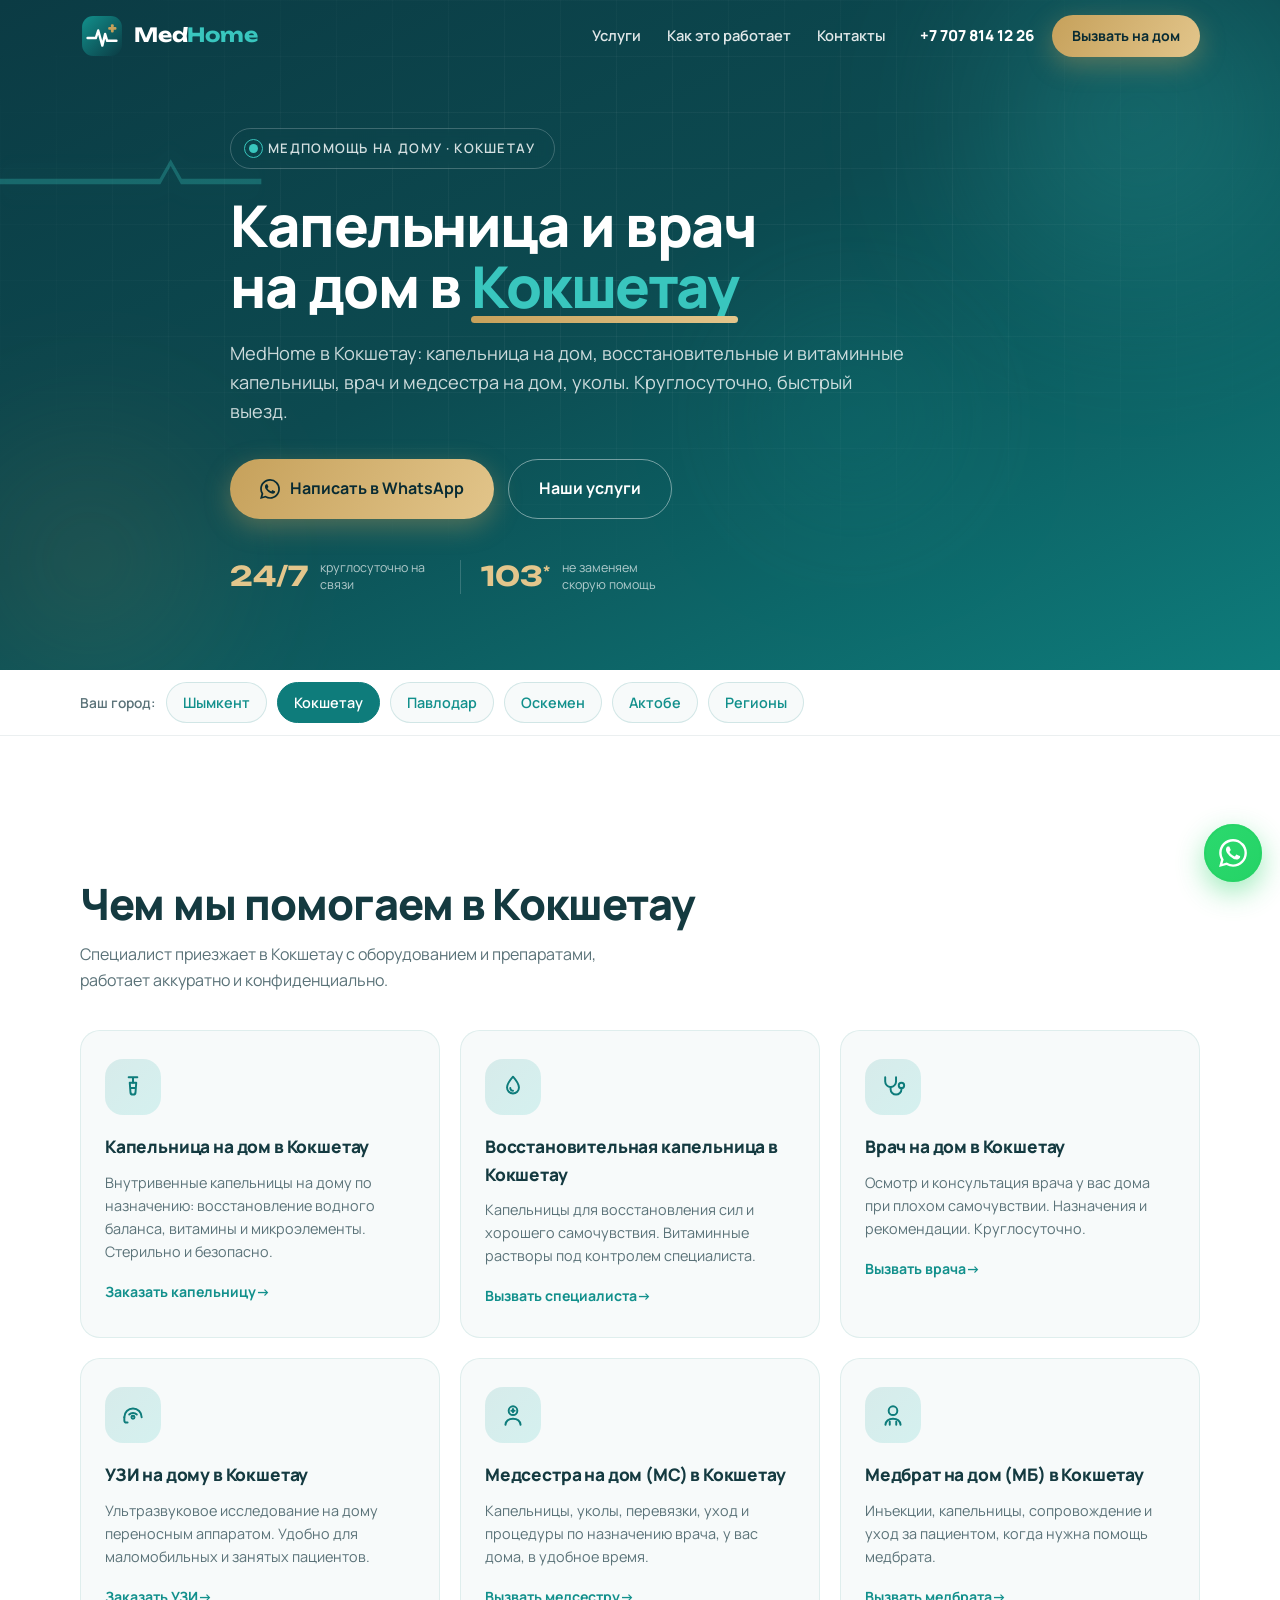
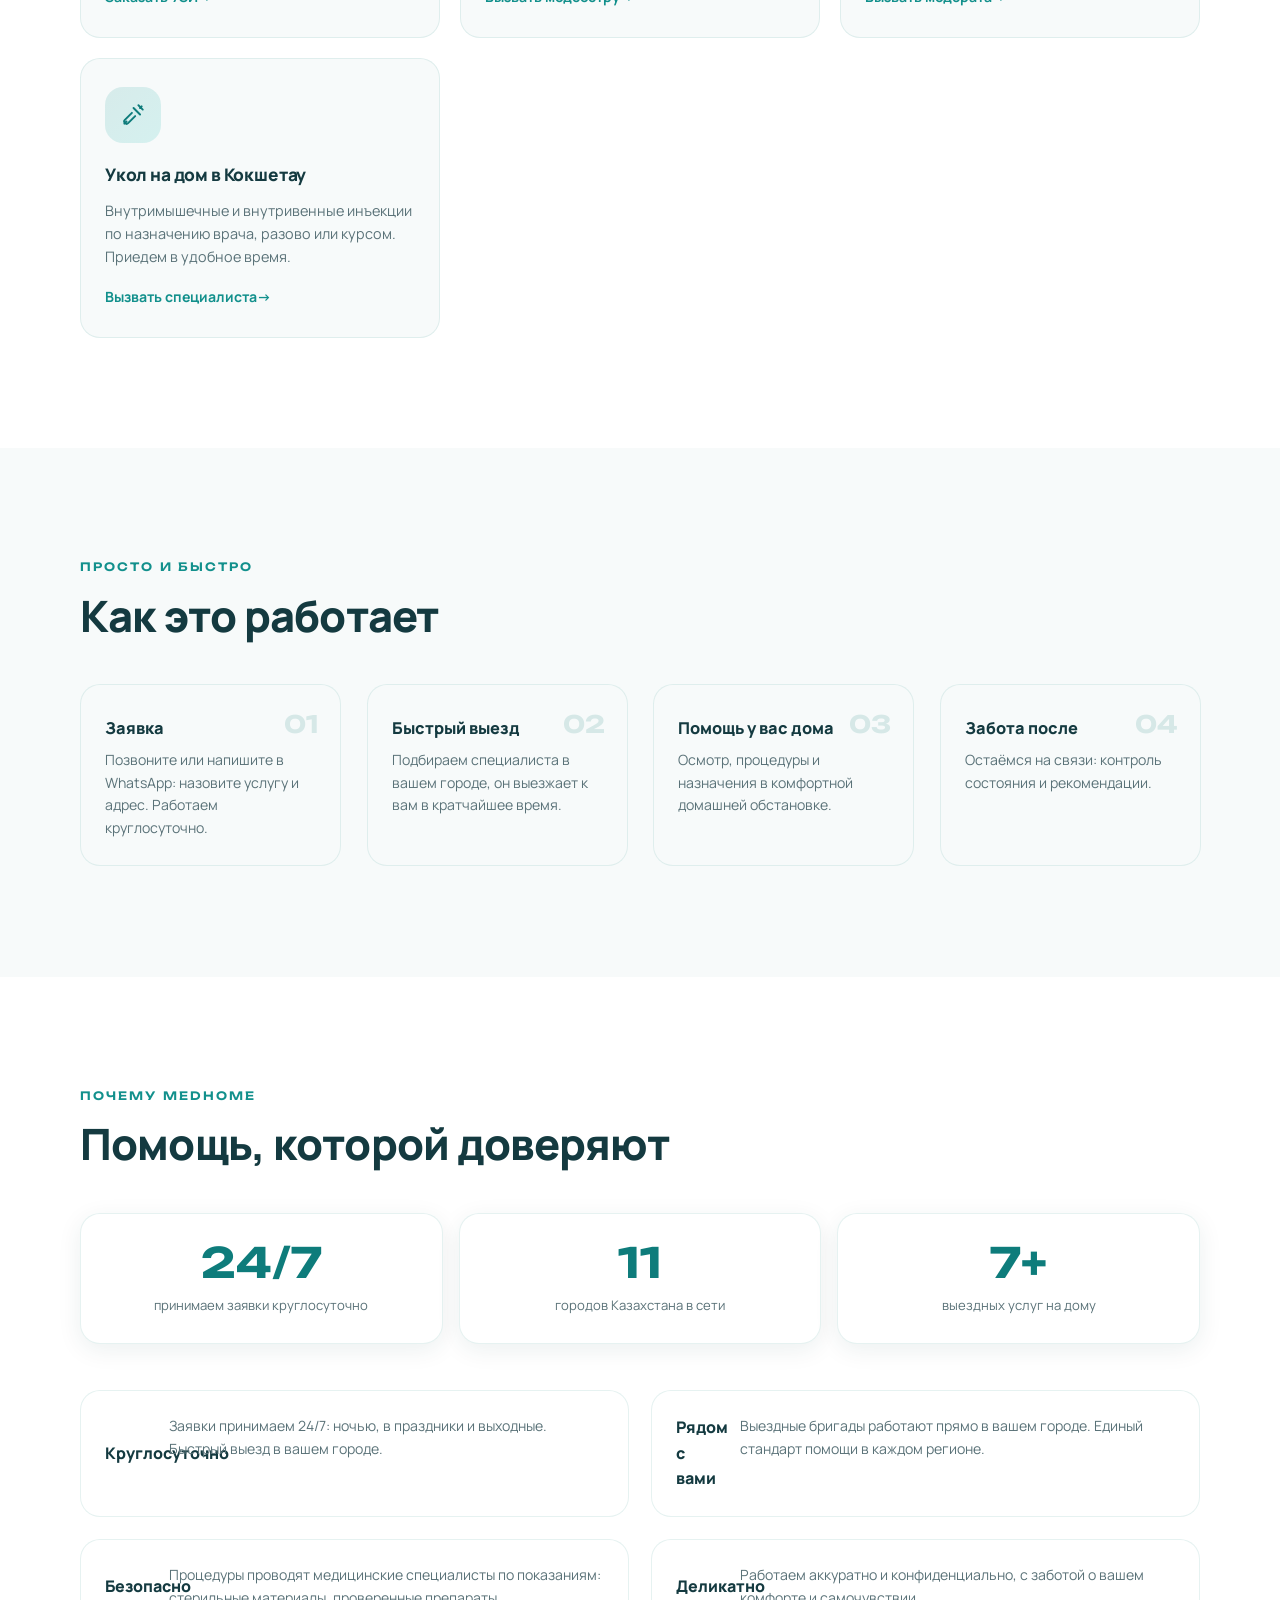
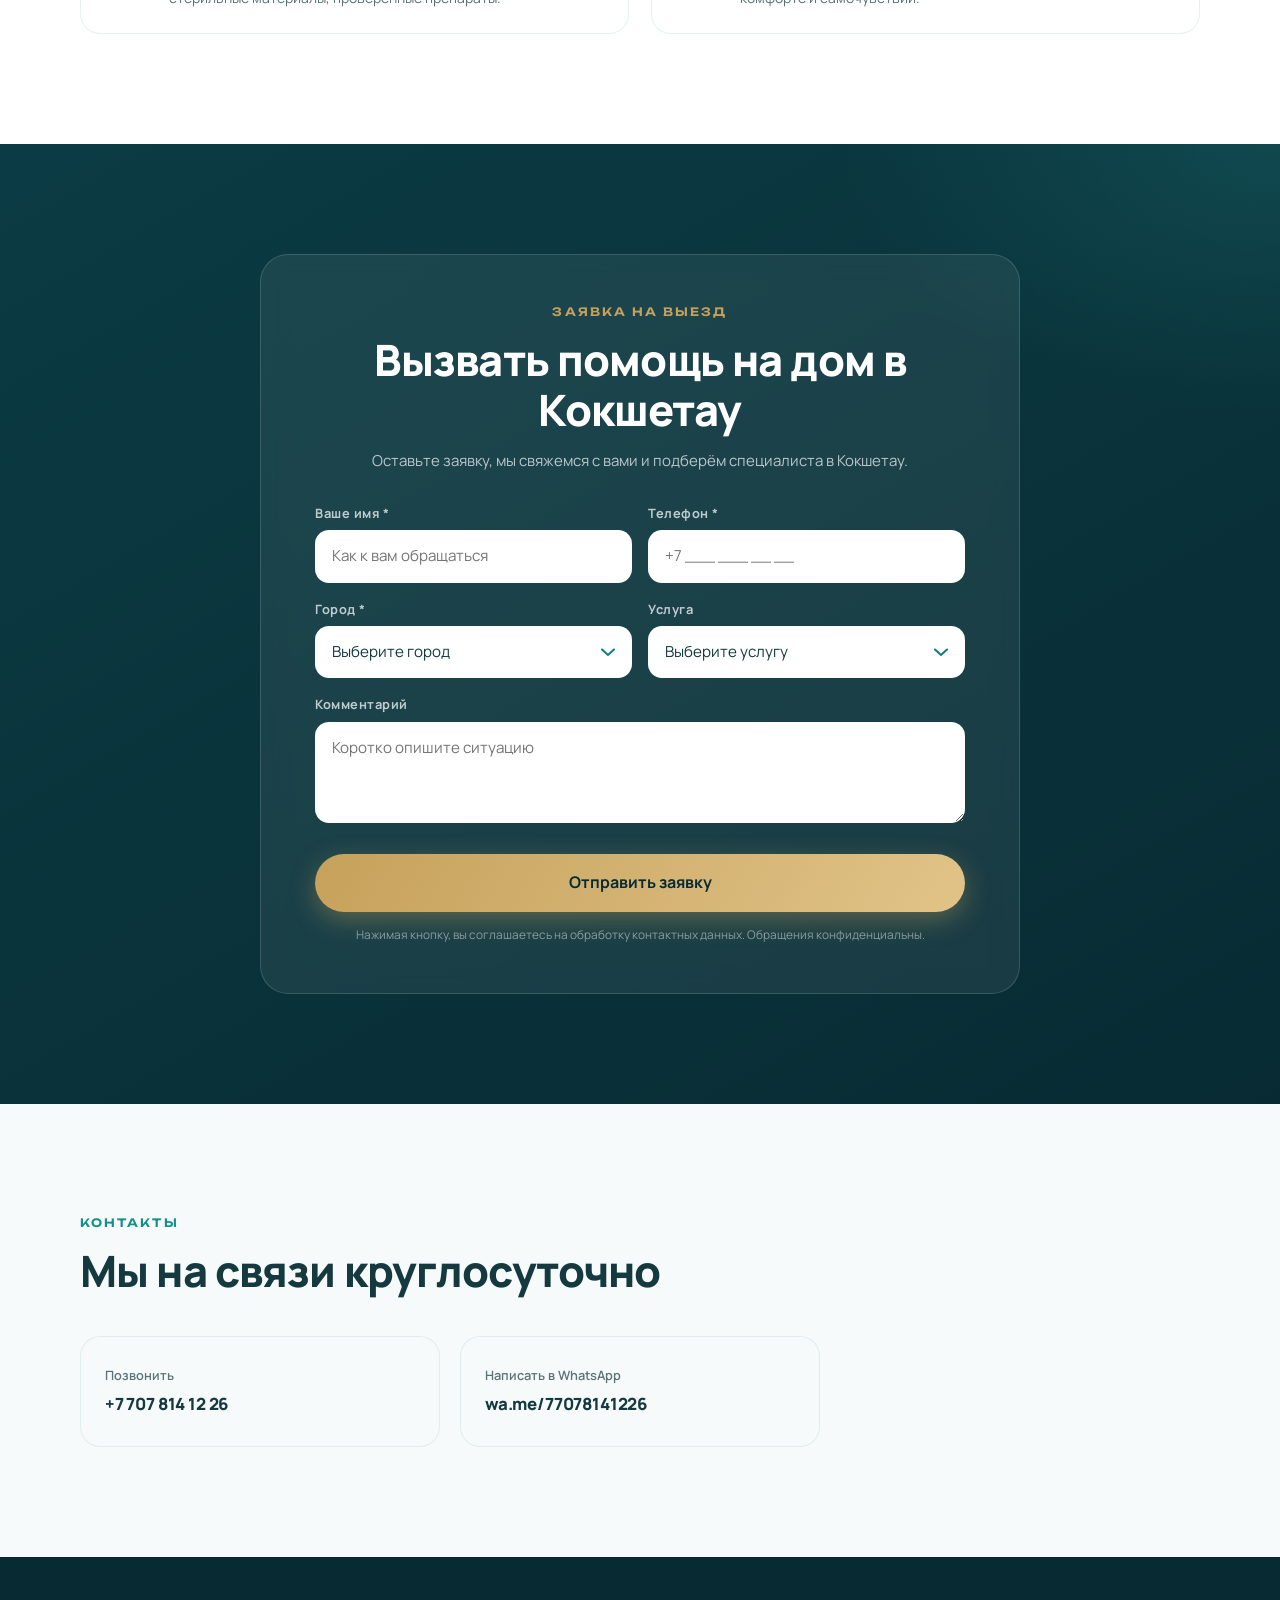
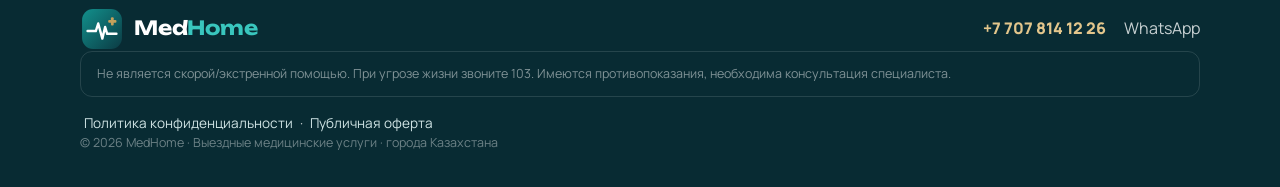
<file: kokshetau-med.html>
<!DOCTYPE html>
<html lang="ru">
<head>
  <meta charset="UTF-8">
  <meta name="viewport" content="width=device-width, initial-scale=1.0">
  <!-- Google tag (gtag.js) — Google Ads AW-18395260701 -->
  <script async src="https://www.googletagmanager.com/gtag/js?id=AW-18395260701"></script>
  <script>
    window.dataLayer = window.dataLayer || [];
    function gtag(){dataLayer.push(arguments);}
    gtag('js', new Date());
    gtag('config', 'AW-18395260701');
    function gtag_report_phone(){gtag('event','conversion',{'send_to':'AW-18395260701/IDc9CP7orOMcEJ3OxcNE','value':1.0,'currency':'USD'});}
    function gtag_report_lead(){gtag('event','conversion',{'send_to':'AW-18395260701/Q282CNDwrOMcEJ3OxcNE','value':1.0,'currency':'USD'});}
    function gtag_report_contact(){gtag('event','conversion',{'send_to':'AW-18395260701/AlpuCOf1rOMcEJ3OxcNE','value':1.0,'currency':'USD'});}
  </script>
  <title>Капельница и врач на дом в Кокшетау | MedHome</title>
  <meta name="description" content="MedHome в Кокшетау: капельница на дом, восстановительные и витаминные капельницы, врач и медсестра на дом, уколы. Круглосуточно, быстрый выезд.">
  <link rel="canonical" href="https://med-home.kz/regiony/kokshetau-med.html">
  <meta name="theme-color" content="#0E7C7B">
  <meta property="og:type" content="website"><meta property="og:site_name" content="MedHome">
  <meta property="og:title" content="Капельница и врач на дом в Кокшетау | MedHome"><meta property="og:description" content="MedHome в Кокшетау: капельница на дом, восстановительные и витаминные капельницы, врач и медсестра на дом, уколы. Круглосуточно, быстрый выезд.">
  <meta property="og:url" content="https://med-home.kz/regiony/kokshetau-med.html"><meta property="og:image" content="https://med-home.kz/regiony/assets/og-image.jpg">
  <meta property="og:locale" content="ru_RU">
  <link rel="icon" type="image/svg+xml" href="assets/favicon.svg">
  <link rel="preconnect" href="https://fonts.googleapis.com"><link rel="preconnect" href="https://fonts.gstatic.com" crossorigin>
  <link href="https://fonts.googleapis.com/css2?family=Manrope:wght@400;500;600;700;800&family=Unbounded:wght@500;600;700&display=swap" rel="stylesheet">
  <link rel="stylesheet" href="styles.css?v=4">
</head>
<body>
  <header class="header" id="header"><div class="container header-inner">
    <a href="index.html" class="logo" aria-label="MedHome"><img src="assets/logo-icon.svg" alt="MedHome" class="logo-icon" width="44" height="44"><span class="logo-word">Med<em>Home</em></span></a>
    <nav class="nav" id="nav" aria-label="Меню">
      <a href="#uslugi" class="nav-link">Услуги</a><a href="#kak-rabotaet" class="nav-link">Как это работает</a><a href="#kontakty" class="nav-link">Контакты</a>
      <div class="nav-cta"><a href="tel:+77078141226" class="nav-phone">+7 707 814 12 26</a><a href="#zayavka" class="btn btn-gold btn-sm">Вызвать на дом</a></div>
    </nav>
    <a href="tel:+77078141226" class="header-call" aria-label="Позвонить"><svg viewBox="0 0 24 24" width="20" height="20" fill="none" stroke="currentColor" stroke-width="2" stroke-linecap="round" stroke-linejoin="round" aria-hidden="true"><path d="M22 16.92v3a2 2 0 0 1-2.18 2 19.79 19.79 0 0 1-8.63-3.07 19.5 19.5 0 0 1-6-6 19.79 19.79 0 0 1-3.07-8.67A2 2 0 0 1 4.11 2h3a2 2 0 0 1 2 1.72c.12.96.36 1.9.7 2.81a2 2 0 0 1-.45 2.11L8.09 9.91a16 16 0 0 0 6 6l1.27-1.27a2 2 0 0 1 2.11-.45c.91.34 1.85.58 2.81.7A2 2 0 0 1 22 16.92z"/></svg></a>
    <button class="burger" id="burger" aria-label="Меню" aria-expanded="false" aria-controls="nav"><span></span><span></span><span></span></button>
  </div></header>
  <section class="hero hero-city" id="hero">
    <div class="hero-bg" aria-hidden="true"><div class="glow glow-1"></div><div class="glow glow-2"></div><div class="glow glow-3"></div><div class="hero-grid-lines"></div></div>
    <div class="container hero-inner hero-inner-city"><div class="hero-text">
      <p class="hero-badge reveal"><span class="pulse-dot" aria-hidden="true"></span>Медпомощь на дому · Кокшетау</p>
      <h1 class="hero-title">Капельница и врач<br>на&nbsp;дом в&nbsp;<span class="accent-word">Кокшетау</span></h1>
      <p class="hero-sub reveal d-2">MedHome в Кокшетау: капельница на&nbsp;дом, восстановительные и&nbsp;витаминные капельницы, врач и&nbsp;медсестра на&nbsp;дом, уколы. Круглосуточно, быстрый выезд.</p>
      <div class="hero-cta reveal d-3">
        <a href="https://wa.me/77078141226" class="btn btn-gold btn-lg" target="_blank" rel="noopener"><svg viewBox="0 0 24 24" width="20" height="20" fill="currentColor" aria-hidden="true"><path d="M17.47 14.38c-.3-.15-1.77-.87-2.04-.97-.27-.1-.47-.15-.67.15-.2.3-.77.97-.94 1.17-.17.2-.35.22-.65.07-.3-.15-1.26-.46-2.4-1.48-.89-.79-1.49-1.77-1.66-2.07-.17-.3-.02-.46.13-.61.13-.13.3-.35.45-.52.15-.17.2-.3.3-.5.1-.2.05-.37-.02-.52-.08-.15-.67-1.62-.92-2.22-.24-.58-.49-.5-.67-.51l-.57-.01c-.2 0-.52.07-.8.37-.27.3-1.04 1.02-1.04 2.5 0 1.47 1.07 2.89 1.22 3.09.15.2 2.11 3.22 5.1 4.51.71.31 1.27.49 1.7.63.72.23 1.37.2 1.88.12.58-.09 1.77-.72 2.02-1.42.25-.7.25-1.3.17-1.42-.07-.12-.27-.2-.57-.35M12.05 21.79h-.01a9.8 9.8 0 0 1-4.98-1.36l-.36-.21-3.7.97.99-3.61-.24-.37a9.77 9.77 0 0 1-1.5-5.22c0-5.4 4.4-9.79 9.81-9.79a9.75 9.75 0 0 1 9.79 9.8c0 5.4-4.4 9.79-9.8 9.79m8.33-18.11A11.7 11.7 0 0 0 12.04 0C5.5 0 .16 5.33.16 11.88c0 2.1.55 4.14 1.59 5.94L.06 24l6.33-1.66a11.85 11.85 0 0 0 5.65 1.44h.01c6.54 0 11.87-5.33 11.87-11.88 0-3.18-1.24-6.16-3.49-8.4"/></svg> Написать в WhatsApp</a>
        <a href="#uslugi" class="btn btn-outline btn-lg">Наши услуги</a>
      </div>
      <div class="hero-facts reveal d-4"><div class="fact"><strong>24/7</strong><span>круглосуточно на связи</span></div><div class="fact-sep" aria-hidden="true"></div><div class="fact"><strong>103<sup>*</sup></strong><span>не заменяем скорую помощь</span></div></div>
    </div></div>
    <div class="hero-ecg-bottom" aria-hidden="true"><svg viewBox="0 0 1440 90" preserveAspectRatio="none"><path class="ecg-line-big" d="M0 50 H180 l12 -9 12 9 H360 l9 -32 12 62 9 -30 H620 l12 -9 12 9 H820 l9 -32 12 62 9 -30 H1080 l12 -9 12 9 H1260 l9 -32 12 62 9 -30 H1440"/></svg></div>
  </section>
  <nav class="city-switch" aria-label="Город"><div class="container city-switch-inner"><span class="city-switch-label">Ваш город:</span> <a href="shymkent-med.html" class="city-switch-link">Шымкент</a> <a href="kokshetau-med.html" class="city-switch-link active">Кокшетау</a> <a href="pavlodar-med.html" class="city-switch-link">Павлодар</a> <a href="oskemen-med.html" class="city-switch-link">Оскемен</a> <a href="aktobe-med.html" class="city-switch-link">Актобе</a> <a href="regiony-med.html" class="city-switch-link">Регионы</a></div></nav>
  <section class="section section-light" id="uslugi"><div class="container">
    <p class="eyebrow reveal">Услуги на дом</p><h2 class="section-title reveal">Чем мы помогаем в Кокшетау</h2><p class="section-sub reveal">Специалист приезжает в Кокшетау с&nbsp;оборудованием и&nbsp;препаратами, работает аккуратно и&nbsp;конфиденциально.</p>
    <div class="services-grid">
      <article class="service-card reveal " id="kapelnica"><div class="service-icon" aria-hidden="true"><svg viewBox="0 0 24 24" width="26" height="26" fill="none" stroke="currentColor" stroke-width="1.8" stroke-linecap="round" stroke-linejoin="round"><path d="M8 3h8M12 3v5"/><path d="M9 8h6l-.7 9.3a2 2 0 0 1-2 1.7h-.6a2 2 0 0 1-2-1.7z"/><path d="M10 13h4"/></svg></div><h3>Капельница на дом в Кокшетау</h3><p>Внутривенные капельницы на дому по назначению: восстановление водного баланса, витамины и микроэлементы. Стерильно и безопасно.</p><a href="#zayavka" class="service-link">Заказать капельницу<span aria-hidden="true"> →</span></a></article>
      <article class="service-card reveal d-1" id="vosst"><div class="service-icon" aria-hidden="true"><svg viewBox="0 0 24 24" width="26" height="26" fill="none" stroke="currentColor" stroke-width="1.8" stroke-linecap="round" stroke-linejoin="round"><path d="M12 2.5s5.5 6.2 5.5 10a5.5 5.5 0 0 1-11 0c0-3.8 5.5-10 5.5-10z"/><path d="M9.5 13a2.5 2.5 0 0 0 2.5 2.5"/></svg></div><h3>Восстановительная капельница в Кокшетау</h3><p>Капельницы для восстановления сил и хорошего самочувствия. Витаминные растворы под контролем специалиста.</p><a href="#zayavka" class="service-link">Вызвать специалиста<span aria-hidden="true"> →</span></a></article>
      <article class="service-card reveal d-2" id="vrach"><div class="service-icon" aria-hidden="true"><svg viewBox="0 0 24 24" width="26" height="26" fill="none" stroke="currentColor" stroke-width="1.8" stroke-linecap="round" stroke-linejoin="round"><path d="M4.8 3v4a5 5 0 0 0 10 0V3"/><path d="M9.8 12v2a5 5 0 0 0 10 0v-1"/><circle cx="19.8" cy="10.5" r="2.5"/></svg></div><h3>Врач на дом в Кокшетау</h3><p>Осмотр и консультация врача у вас дома при плохом самочувствии. Назначения и рекомендации. Круглосуточно.</p><a href="#zayavka" class="service-link">Вызвать врача<span aria-hidden="true"> →</span></a></article>
      <article class="service-card reveal d-3" id="uzi"><div class="service-icon" aria-hidden="true"><svg viewBox="0 0 24 24" width="26" height="26" fill="none" stroke="currentColor" stroke-width="1.8" stroke-linecap="round" stroke-linejoin="round"><path d="M4 14a8 8 0 0 1 16 0"/><path d="M4 14v3a2 2 0 0 0 2 2h1"/><circle cx="12" cy="14" r="1.4"/><path d="M8.5 11.5a5 5 0 0 1 7 0"/></svg></div><h3>УЗИ на дому в Кокшетау</h3><p>Ультразвуковое исследование на дому переносным аппаратом. Удобно для маломобильных и занятых пациентов.</p><a href="#zayavka" class="service-link">Заказать УЗИ<span aria-hidden="true"> →</span></a></article>
      <article class="service-card reveal d-4" id="medsestra"><div class="service-icon" aria-hidden="true"><svg viewBox="0 0 24 24" width="26" height="26" fill="none" stroke="currentColor" stroke-width="1.8" stroke-linecap="round" stroke-linejoin="round"><circle cx="12" cy="8" r="4"/><path d="M5 21c.5-3.5 3.4-5.5 7-5.5s6.5 2 7 5.5"/><path d="M12 6.5v3M10.5 8h3"/></svg></div><h3>Медсестра на дом (МС) в Кокшетау</h3><p>Капельницы, уколы, перевязки, уход и процедуры по назначению врача, у вас дома, в удобное время.</p><a href="#zayavka" class="service-link">Вызвать медсестру<span aria-hidden="true"> →</span></a></article>
      <article class="service-card reveal d-1" id="medbrat"><div class="service-icon" aria-hidden="true"><svg viewBox="0 0 24 24" width="26" height="26" fill="none" stroke="currentColor" stroke-width="1.8" stroke-linecap="round" stroke-linejoin="round"><circle cx="12" cy="8" r="4"/><path d="M5 21c.5-3.5 3.4-5.5 7-5.5s6.5 2 7 5.5"/><path d="M9 21v-3M15 21v-3"/></svg></div><h3>Медбрат на дом (МБ) в Кокшетау</h3><p>Инъекции, капельницы, сопровождение и уход за пациентом, когда нужна помощь медбрата.</p><a href="#zayavka" class="service-link">Вызвать медбрата<span aria-hidden="true"> →</span></a></article>
      <article class="service-card reveal d-2" id="ukol"><div class="service-icon" aria-hidden="true"><svg viewBox="0 0 24 24" width="26" height="26" fill="none" stroke="currentColor" stroke-width="1.8" stroke-linecap="round" stroke-linejoin="round"><path d="M20 4l-1.5 1.5M17 3l4 4M12.5 5.5l6 6M14 13l-6.5 6.5a2 2 0 0 1-2.8 0l-.2-.2a2 2 0 0 1 0-2.8L11 10"/><path d="M4 20l2-2"/></svg></div><h3>Укол на дом в Кокшетау</h3><p>Внутримышечные и внутривенные инъекции по назначению врача, разово или курсом. Приедем в удобное время.</p><a href="#zayavka" class="service-link">Вызвать специалиста<span aria-hidden="true"> →</span></a></article>
    </div></div></section>
  <section class="section section-ivory" id="kak-rabotaet"><div class="container">
    <p class="eyebrow reveal">Просто и быстро</p><h2 class="section-title reveal">Как это работает</h2>
    <ol class="steps">
      <li class="step reveal"><span class="step-num">01</span><h3>Заявка</h3><p>Позвоните или напишите в WhatsApp: назовите услугу и адрес. Работаем круглосуточно.</p></li>
      <li class="step reveal d-1"><span class="step-num">02</span><h3>Быстрый выезд</h3><p>Подбираем специалиста в вашем городе, он выезжает к вам в кратчайшее время.</p></li>
      <li class="step reveal d-2"><span class="step-num">03</span><h3>Помощь у вас дома</h3><p>Осмотр, процедуры и назначения в комфортной домашней обстановке.</p></li>
      <li class="step reveal d-3"><span class="step-num">04</span><h3>Забота после</h3><p>Остаёмся на связи: контроль состояния и рекомендации.</p></li>
    </ol></div></section>
  <section class="section section-light" id="pochemu-my"><div class="container">
    <p class="eyebrow reveal">Почему MedHome</p><h2 class="section-title reveal">Помощь, которой доверяют</h2>
    <div class="counters reveal">
      <div class="counter"><strong>24/7</strong><span>принимаем заявки круглосуточно</span></div>
      <div class="counter"><strong><span class="count" data-count="15">0</span></strong><span>городов Казахстана в сети</span></div>
      <div class="counter"><strong><span class="count" data-count="10">0</span>+</strong><span>выездных услуг на дому</span></div>
    </div>
    <div class="why-grid">
      <div class="why-item reveal"><h3>Круглосуточно</h3><p>Заявки принимаем 24/7: ночью, в праздники и выходные. Быстрый выезд в вашем городе.</p></div>
      <div class="why-item reveal d-1"><h3>Рядом с вами</h3><p>Выездные бригады работают прямо в вашем городе. Единый стандарт помощи в каждом регионе.</p></div>
      <div class="why-item reveal d-2"><h3>Безопасно</h3><p>Процедуры проводят медицинские специалисты по показаниям: стерильные материалы, проверенные препараты.</p></div>
      <div class="why-item reveal d-3"><h3>Деликатно</h3><p>Работаем аккуратно и конфиденциально, с заботой о вашем комфорте и самочувствии.</p></div>
    </div></div></section>
  <section class="section section-form" id="zayavka"><div class="container"><div class="form-card reveal">
    <div class="form-head"><p class="eyebrow eyebrow-gold">Заявка на выезд</p><h2 class="section-title">Вызвать помощь на дом в Кокшетау</h2><p class="form-note">Оставьте заявку, мы свяжемся с&nbsp;вами и&nbsp;подберём специалиста в Кокшетау.</p></div>
    <form id="leadForm" novalidate>
      <div class="form-row">
        <label class="field"><span>Ваше имя *</span><input type="text" name="name" required autocomplete="name" placeholder="Как к вам обращаться"></label>
        <label class="field"><span>Телефон *</span><input type="tel" name="phone" required autocomplete="tel" inputmode="tel" placeholder="+7 ___ ___ __ __"></label>
      </div>
      <div class="form-row">
        <label class="field"><span>Город *</span><select name="city" required><option value="" selected>Выберите город</option><option>Кокшетау</option><option>Другой город</option></select></label>
        <label class="field"><span>Услуга</span><select name="service"><option value="" selected>Выберите услугу</option>
                <option>Капельница на дом</option>
                <option>Восстановительная капельница</option>
                <option>Врач на дом</option>
                <option>УЗИ на дому</option>
                <option>Медсестра (МС)</option>
                <option>Медбрат (МБ)</option>
                <option>Укол на дом</option>
                <option>Нужна консультация</option></select></label>
      </div>
      <label class="field"><span>Комментарий</span><textarea name="comment" rows="3" placeholder="Коротко опишите ситуацию"></textarea></label>
      <button type="submit" class="btn btn-gold btn-lg btn-block">Отправить заявку</button>
      <p class="form-privacy">Нажимая кнопку, вы соглашаетесь на обработку контактных данных. Обращения конфиденциальны.</p>
    </form>
    <div class="form-success" id="formSuccess" hidden><h3>Спасибо! Заявка принята</h3><p>Мы скоро свяжемся с вами. Если срочно, напишите в WhatsApp: <a href="https://wa.me/77078141226" target="_blank" rel="noopener">wa.me/77078141226</a> или позвоните <a href="tel:+77078141226">+7&nbsp;707&nbsp;814&nbsp;12&nbsp;26</a>.</p></div>
  </div></div></section>
  <section class="section section-ivory" id="kontakty"><div class="container">
    <p class="eyebrow reveal">Контакты</p><h2 class="section-title reveal">Мы на связи круглосуточно</h2>
    <div class="contact-grid">
      <a href="tel:+77078141226" class="contact-card reveal"><span class="contact-label">Позвонить</span><strong>+7 707 814 12 26</strong></a>
      <a href="https://wa.me/77078141226" class="contact-card reveal d-1" target="_blank" rel="noopener"><span class="contact-label">Написать в WhatsApp</span><strong>wa.me/77078141226</strong></a>
    </div></div></section>
  <footer class="footer"><div class="container">
    <div class="footer-top"><a href="index.html" class="logo logo-footer"><img src="assets/logo-icon.svg" alt="MedHome" class="logo-icon" width="40" height="40" loading="lazy"><span class="logo-word">Med<em>Home</em></span></a>
    <div class="footer-contacts"><a href="tel:+77078141226" class="footer-phone">+7 707 814 12 26</a><a href="https://wa.me/77078141226" target="_blank" rel="noopener">WhatsApp</a></div></div>
    <p class="footer-disclaimer">Не является скорой/экстренной помощью. При угрозе жизни звоните 103. Имеются противопоказания, необходима консультация специалиста.</p>
      <p class="footer-legal"><a href="privacy.html">Политика конфиденциальности</a> · <a href="oferta.html">Публичная оферта</a></p>
      <p class="footer-copy">© <span id="year">2026</span> MedHome · Выездные медицинские услуги · города Казахстана</p>
  </div></footer>
  <a href="https://wa.me/77078141226" class="wa-float" target="_blank" rel="noopener" aria-label="WhatsApp"><span class="wa-ring" aria-hidden="true"></span><svg viewBox="0 0 24 24" width="28" height="28" fill="currentColor" aria-hidden="true"><path d="M17.47 14.38c-.3-.15-1.77-.87-2.04-.97-.27-.1-.47-.15-.67.15-.2.3-.77.97-.94 1.17-.17.2-.35.22-.65.07-.3-.15-1.26-.46-2.4-1.48-.89-.79-1.49-1.77-1.66-2.07-.17-.3-.02-.46.13-.61.13-.13.3-.35.45-.52.15-.17.2-.3.3-.5.1-.2.05-.37-.02-.52-.08-.15-.67-1.62-.92-2.22-.24-.58-.49-.5-.67-.51l-.57-.01c-.2 0-.52.07-.8.37-.27.3-1.04 1.02-1.04 2.5 0 1.47 1.07 2.89 1.22 3.09.15.2 2.11 3.22 5.1 4.51.71.31 1.27.49 1.7.63.72.23 1.37.2 1.88.12.58-.09 1.77-.72 2.02-1.42.25-.7.25-1.3.17-1.42-.07-.12-.27-.2-.57-.35M12.05 21.79h-.01a9.8 9.8 0 0 1-4.98-1.36l-.36-.21-3.7.97.99-3.61-.24-.37a9.77 9.77 0 0 1-1.5-5.22c0-5.4 4.4-9.79 9.81-9.79a9.75 9.75 0 0 1 9.79 9.8c0 5.4-4.4 9.79-9.8 9.79m8.33-18.11A11.7 11.7 0 0 0 12.04 0C5.5 0 .16 5.33.16 11.88c0 2.1.55 4.14 1.59 5.94L.06 24l6.33-1.66a11.85 11.85 0 0 0 5.65 1.44h.01c6.54 0 11.87-5.33 11.87-11.88 0-3.18-1.24-6.16-3.49-8.4"/></svg></a>
  <script>
    window.MEDHOME_LEAD = {
      worker: 'https://medhome-leadbot.alikanafin0.workers.dev',
      secret: 'd6867dcdbdcfb8f2f2fda561a1081566cc8e1bc58fe306fb',
      site: 'MedHome (регионы)',
      wa: '77078141226',
      city: 'Кокшетау'
    };
  </script>
  <script src="lead-capture.js?v=1" defer></script>
  <script src="script.js?v=4" defer></script>
</body></html>
</file>
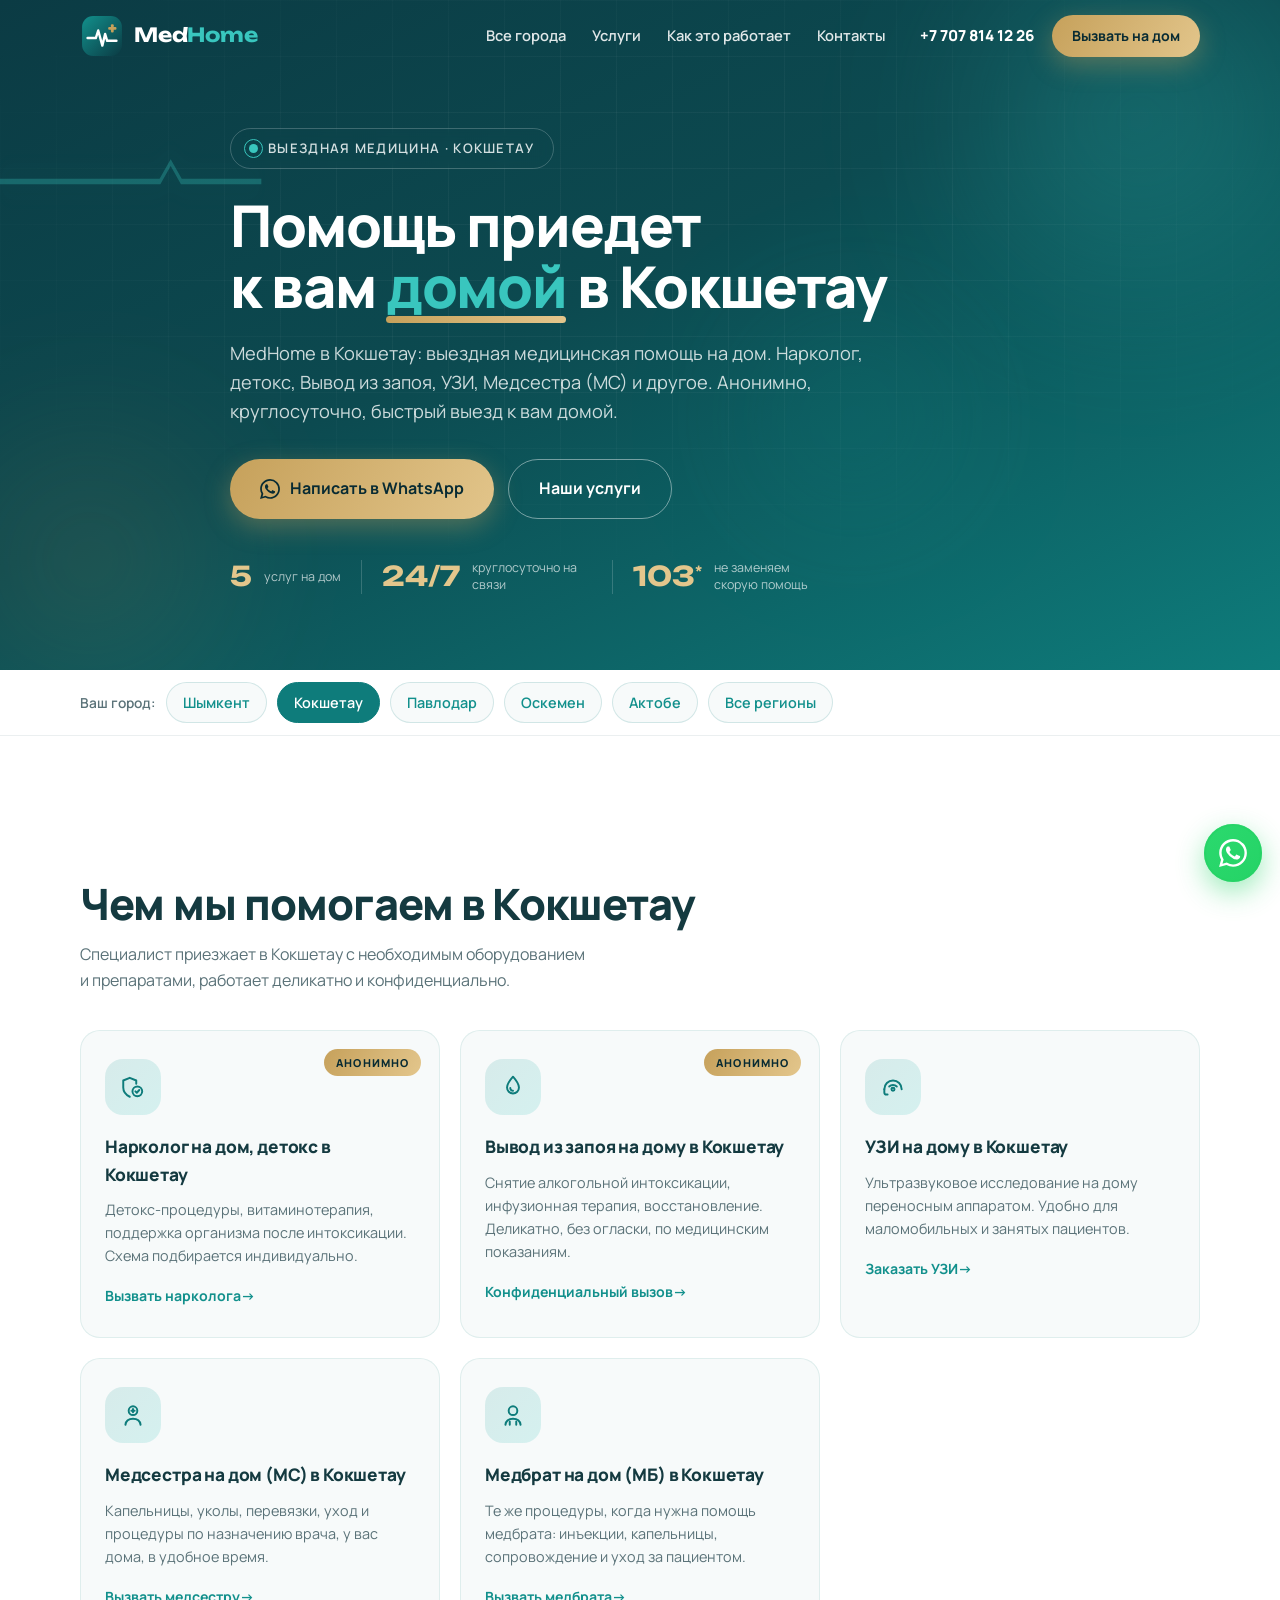
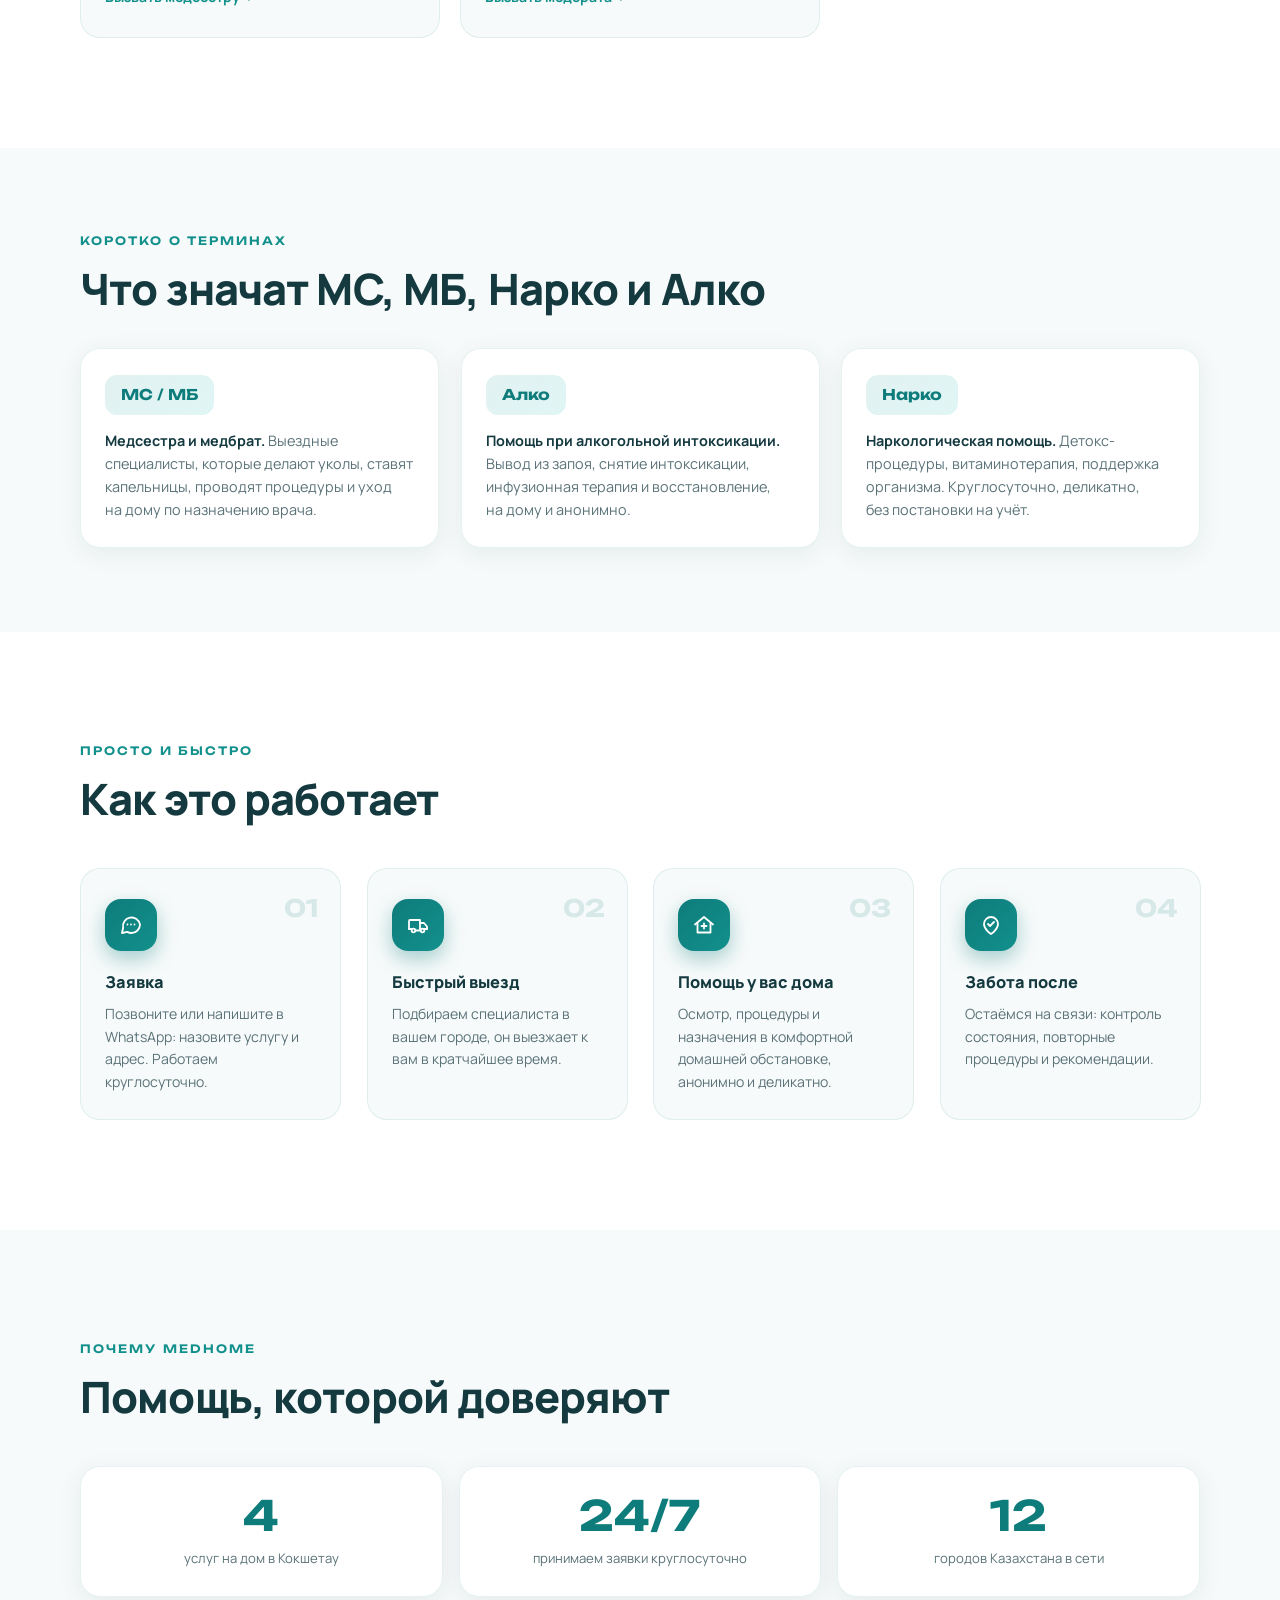
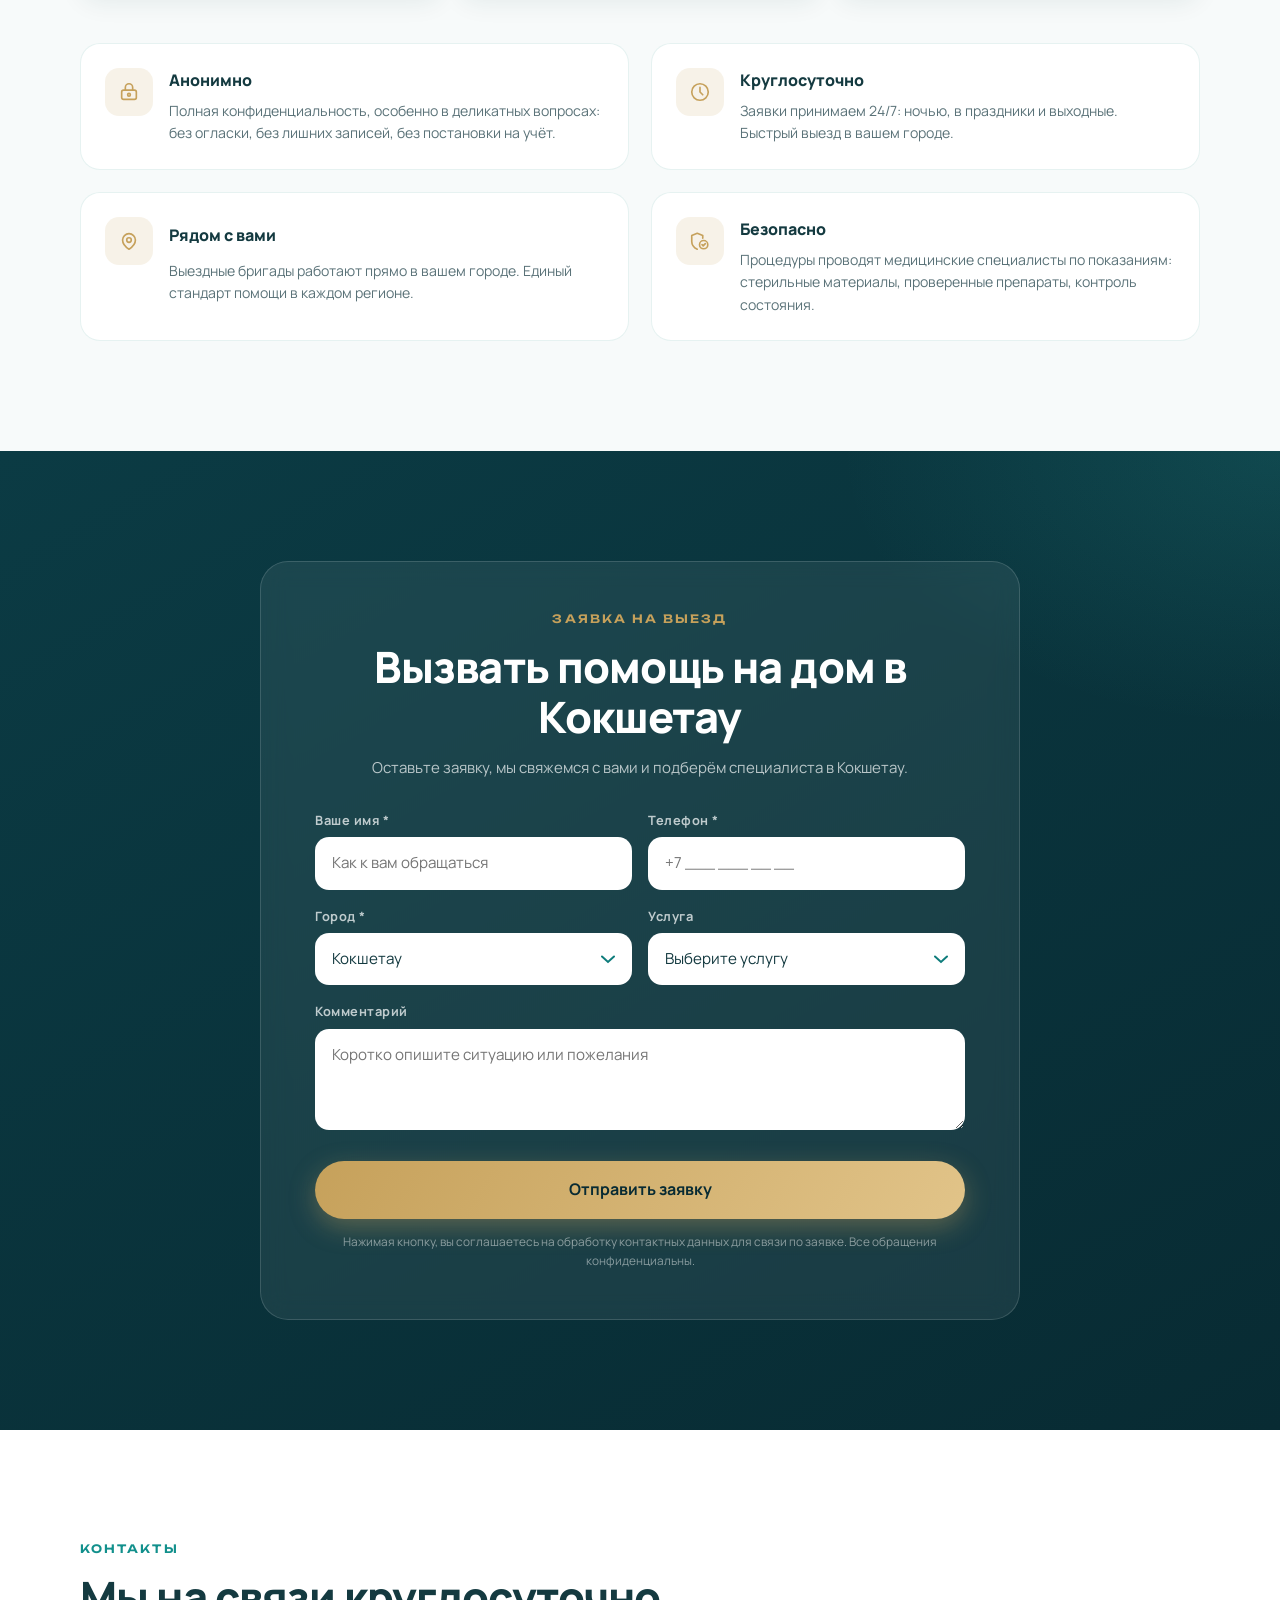
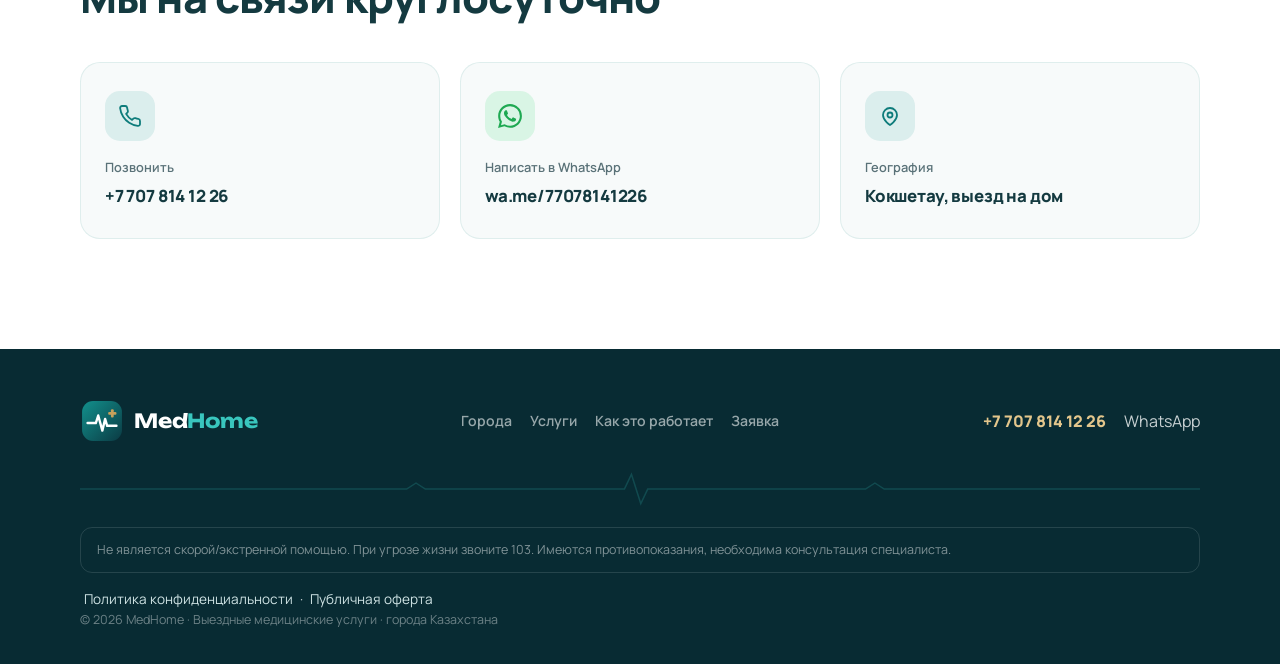
<file: kokshetau.html>
<!DOCTYPE html>
<html lang="ru">
<head>
  <meta charset="UTF-8">
  <meta name="viewport" content="width=device-width, initial-scale=1.0">

  <!-- Google tag (gtag.js) — Google Ads AW-18395260701 (общий с основным med-home.kz; результаты делятся по кампаниям) -->
  <script async src="https://www.googletagmanager.com/gtag/js?id=AW-18395260701"></script>
  <script>
    window.dataLayer = window.dataLayer || [];
    function gtag(){dataLayer.push(arguments);}
    gtag('js', new Date());
    gtag('config', 'AW-18395260701');
    function gtag_report_phone(){gtag('event','conversion',{'send_to':'AW-18395260701/IDc9CP7orOMcEJ3OxcNE','value':1.0,'currency':'USD'});}
    function gtag_report_lead(){gtag('event','conversion',{'send_to':'AW-18395260701/Q282CNDwrOMcEJ3OxcNE','value':1.0,'currency':'USD'});}
    function gtag_report_contact(){gtag('event','conversion',{'send_to':'AW-18395260701/AlpuCOf1rOMcEJ3OxcNE','value':1.0,'currency':'USD'});}
  </script>
  <title>Медицинская помощь на дом в Кокшетау: вывод из запоя, нарколог, УЗИ, медсестра и медбрат | MedHome</title>
  <meta name="description" content="MedHome в Кокшетау: нарколог и вывод из запоя на дом, УЗИ, медсестра и медбрат, капельницы и уколы. Анонимно, круглосуточно.">
  <link rel="canonical" href="https://med-home.kz/regiony/kokshetau.html">
  <meta name="theme-color" content="#0E7C7B">
  <meta property="og:type" content="website">
  <meta property="og:site_name" content="MedHome">
  <meta property="og:title" content="Медицинская помощь на дом в Кокшетау: вывод из запоя, нарколог, УЗИ, медсестра и медбрат | MedHome">
  <meta property="og:description" content="MedHome в Кокшетау: нарколог и вывод из запоя на дом, УЗИ, медсестра и медбрат, капельницы и уколы. Анонимно, круглосуточно.">
  <meta property="og:url" content="https://med-home.kz/regiony/kokshetau.html">
  <meta property="og:image" content="https://med-home.kz/regiony/assets/og-image.jpg">
  <meta property="og:locale" content="ru_RU">
  <meta name="twitter:card" content="summary_large_image">
  <meta name="twitter:title" content="Медицинская помощь на дом в Кокшетау: вывод из запоя, нарколог, УЗИ, медсестра и медбрат | MedHome">
  <meta name="twitter:description" content="MedHome в Кокшетау: нарколог и вывод из запоя на дом, УЗИ, медсестра и медбрат, капельницы и уколы. Анонимно, круглосуточно.">
  <meta name="twitter:image" content="https://med-home.kz/regiony/assets/og-image.jpg">
  <link rel="icon" type="image/svg+xml" href="assets/favicon.svg">
  <link rel="preconnect" href="https://fonts.googleapis.com">
  <link rel="preconnect" href="https://fonts.gstatic.com" crossorigin>
  <link href="https://fonts.googleapis.com/css2?family=Manrope:wght@400;500;600;700;800&family=Unbounded:wght@500;600;700&display=swap" rel="stylesheet">
  <link rel="stylesheet" href="styles.css?v=4">
</head>
<body>
  <header class="header" id="header">
    <div class="container header-inner">
      <a href="index.html" class="logo" aria-label="MedHome, на главную">
        <img src="assets/logo-icon.svg" alt="Логотип MedHome" class="logo-icon" width="44" height="44">
        <span class="logo-word">Med<em>Home</em></span>
      </a>
      <nav class="nav" id="nav" aria-label="Основная навигация">
        <a href="index.html#goroda" class="nav-link">Все города</a>
        <a href="#uslugi" class="nav-link">Услуги</a>
        <a href="#kak-rabotaet" class="nav-link">Как это работает</a>
        <a href="#kontakty" class="nav-link">Контакты</a>
        <div class="nav-cta">
          <a href="tel:+77078141226" class="nav-phone">+7 707 814 12 26</a>
          <a href="#zayavka" class="btn btn-gold btn-sm">Вызвать на дом</a>
        </div>
      </nav>
      <a href="tel:+77078141226" class="header-call" aria-label="Позвонить: +7 707 814 12 26"><svg viewBox="0 0 24 24" width="20" height="20" fill="none" stroke="currentColor" stroke-width="2" stroke-linecap="round" stroke-linejoin="round" aria-hidden="true"><path d="M22 16.92v3a2 2 0 0 1-2.18 2 19.79 19.79 0 0 1-8.63-3.07 19.5 19.5 0 0 1-6-6 19.79 19.79 0 0 1-3.07-8.67A2 2 0 0 1 4.11 2h3a2 2 0 0 1 2 1.72c.12.96.36 1.9.7 2.81a2 2 0 0 1-.45 2.11L8.09 9.91a16 16 0 0 0 6 6l1.27-1.27a2 2 0 0 1 2.11-.45c.91.34 1.85.58 2.81.7A2 2 0 0 1 22 16.92z"/></svg></a>
      <button class="burger" id="burger" aria-label="Открыть меню" aria-expanded="false" aria-controls="nav">
        <span></span><span></span><span></span>
      </button>
    </div>
  </header>
  <section class="hero hero-city" id="hero">
    <div class="hero-bg" aria-hidden="true">
      <div class="glow glow-1"></div><div class="glow glow-2"></div><div class="glow glow-3"></div>
      <div class="hero-grid-lines"></div>
    </div>
    <div class="container hero-inner hero-inner-city">
      <div class="hero-text">
        <p class="hero-badge reveal"><span class="pulse-dot" aria-hidden="true"></span>Выездная медицина · Кокшетау</p>
        <h1 class="hero-title">Помощь приедет<br>к&nbsp;вам <span class="accent-word">домой</span> в&nbsp;Кокшетау</h1>
        <p class="hero-sub reveal d-2">MedHome в Кокшетау: выездная медицинская помощь на&nbsp;дом. Нарколог, детокс, Вывод из запоя, УЗИ, Медсестра (МС) и&nbsp;другое. Анонимно, круглосуточно, быстрый выезд к&nbsp;вам домой.</p>
        <div class="hero-cta reveal d-3">
          <a href="https://wa.me/77078141226" class="btn btn-gold btn-lg" target="_blank" rel="noopener"><svg viewBox="0 0 24 24" width="20" height="20" fill="currentColor" aria-hidden="true"><path d="M17.47 14.38c-.3-.15-1.77-.87-2.04-.97-.27-.1-.47-.15-.67.15-.2.3-.77.97-.94 1.17-.17.2-.35.22-.65.07-.3-.15-1.26-.46-2.4-1.48-.89-.79-1.49-1.77-1.66-2.07-.17-.3-.02-.46.13-.61.13-.13.3-.35.45-.52.15-.17.2-.3.3-.5.1-.2.05-.37-.02-.52-.08-.15-.67-1.62-.92-2.22-.24-.58-.49-.5-.67-.51l-.57-.01c-.2 0-.52.07-.8.37-.27.3-1.04 1.02-1.04 2.5 0 1.47 1.07 2.89 1.22 3.09.15.2 2.11 3.22 5.1 4.51.71.31 1.27.49 1.7.63.72.23 1.37.2 1.88.12.58-.09 1.77-.72 2.02-1.42.25-.7.25-1.3.17-1.42-.07-.12-.27-.2-.57-.35M12.05 21.79h-.01a9.8 9.8 0 0 1-4.98-1.36l-.36-.21-3.7.97.99-3.61-.24-.37a9.77 9.77 0 0 1-1.5-5.22c0-5.4 4.4-9.79 9.81-9.79a9.75 9.75 0 0 1 9.79 9.8c0 5.4-4.4 9.79-9.8 9.79m8.33-18.11A11.7 11.7 0 0 0 12.04 0C5.5 0 .16 5.33.16 11.88c0 2.1.55 4.14 1.59 5.94L.06 24l6.33-1.66a11.85 11.85 0 0 0 5.65 1.44h.01c6.54 0 11.87-5.33 11.87-11.88 0-3.18-1.24-6.16-3.49-8.4"/></svg> Написать в WhatsApp</a>
          <a href="#uslugi" class="btn btn-outline btn-lg">Наши услуги</a>
        </div>
        <div class="hero-facts reveal d-4">
          <div class="fact"><strong>5</strong><span>услуг на дом</span></div>
          <div class="fact-sep" aria-hidden="true"></div>
          <div class="fact"><strong>24/7</strong><span>круглосуточно на связи</span></div>
          <div class="fact-sep" aria-hidden="true"></div>
          <div class="fact"><strong>103<sup>*</sup></strong><span>не заменяем скорую помощь</span></div>
        </div>
      </div>
    </div>
    <div class="hero-ecg-bottom" aria-hidden="true">
      <svg viewBox="0 0 1440 90" preserveAspectRatio="none">
        <path class="ecg-line-big" d="M0 50 H180 l12 -9 12 9 H360 l9 -32 12 62 9 -30 H620 l12 -9 12 9 H820 l9 -32 12 62 9 -30 H1080 l12 -9 12 9 H1260 l9 -32 12 62 9 -30 H1440"/>
      </svg>
    </div>
  </section>
  <nav class="city-switch" aria-label="Выбор города">
    <div class="container city-switch-inner">
      <span class="city-switch-label">Ваш город:</span>
      <a href="shymkent.html" class="city-switch-link">Шымкент</a>
      <a href="kokshetau.html" class="city-switch-link active">Кокшетау</a>
      <a href="pavlodar.html" class="city-switch-link">Павлодар</a>
      <a href="oskemen.html" class="city-switch-link">Оскемен</a>
      <a href="aktobe.html" class="city-switch-link">Актобе</a>
      <a href="regiony.html" class="city-switch-link">Все регионы</a>
    </div>
  </nav>
  <section class="section section-light" id="uslugi">
    <div class="container">
      <p class="eyebrow reveal">Услуги на дом · Кокшетау</p>
      <h2 class="section-title reveal">Чем мы помогаем в Кокшетау</h2>
      <p class="section-sub reveal">Специалист приезжает в Кокшетау с&nbsp;необходимым оборудованием и&nbsp;препаратами, работает деликатно и&nbsp;конфиденциально.</p>
      <div class="services-grid">
        <article class="service-card reveal " id="narkologiya">
          <span class="service-tag">Анонимно</span>
          <div class="service-icon" aria-hidden="true"><svg viewBox="0 0 24 24" width="26" height="26" fill="none" stroke="currentColor" stroke-width="1.8" stroke-linecap="round" stroke-linejoin="round"><path d="M9 21c-3.5-1.7-6-4.6-6-8.5V6l6-2.5L15 6v3"/><circle cx="16" cy="16" r="4.5"/><path d="M14.2 16l1.3 1.3 2.3-2.5"/></svg></div>
          <h3>Нарколог на дом, детокс в Кокшетау</h3>
          <p>Детокс-процедуры, витаминотерапия, поддержка организма после интоксикации. Схема подбирается индивидуально.</p>
          <a href="#zayavka" class="service-link">Вызвать нарколога<span aria-hidden="true"> →</span></a>
        </article>
        <article class="service-card reveal d-1" id="vyvod-iz-zapoya">
          <span class="service-tag">Анонимно</span>
          <div class="service-icon" aria-hidden="true"><svg viewBox="0 0 24 24" width="26" height="26" fill="none" stroke="currentColor" stroke-width="1.8" stroke-linecap="round" stroke-linejoin="round"><path d="M12 2.5s5.5 6.2 5.5 10a5.5 5.5 0 0 1-11 0c0-3.8 5.5-10 5.5-10z"/><path d="M9.5 13a2.5 2.5 0 0 0 2.5 2.5"/></svg></div>
          <h3>Вывод из запоя на дому в Кокшетау</h3>
          <p>Снятие алкогольной интоксикации, инфузионная терапия, восстановление. Деликатно, без огласки, по медицинским показаниям.</p>
          <a href="#zayavka" class="service-link">Конфиденциальный вызов<span aria-hidden="true"> →</span></a>
        </article>
        <article class="service-card reveal d-2" id="uzi">
          
          <div class="service-icon" aria-hidden="true"><svg viewBox="0 0 24 24" width="26" height="26" fill="none" stroke="currentColor" stroke-width="1.8" stroke-linecap="round" stroke-linejoin="round"><path d="M4 14a8 8 0 0 1 16 0"/><path d="M4 14v3a2 2 0 0 0 2 2h1"/><circle cx="12" cy="14" r="1.4"/><path d="M8.5 11.5a5 5 0 0 1 7 0"/></svg></div>
          <h3>УЗИ на дому в Кокшетау</h3>
          <p>Ультразвуковое исследование на дому переносным аппаратом. Удобно для маломобильных и занятых пациентов.</p>
          <a href="#zayavka" class="service-link">Заказать УЗИ<span aria-hidden="true"> →</span></a>
        </article>
        <article class="service-card reveal d-3" id="medsestra">
          
          <div class="service-icon" aria-hidden="true"><svg viewBox="0 0 24 24" width="26" height="26" fill="none" stroke="currentColor" stroke-width="1.8" stroke-linecap="round" stroke-linejoin="round"><circle cx="12" cy="8" r="4"/><path d="M5 21c.5-3.5 3.4-5.5 7-5.5s6.5 2 7 5.5"/><path d="M12 6.5v3M10.5 8h3"/></svg></div>
          <h3>Медсестра на дом (МС) в Кокшетау</h3>
          <p>Капельницы, уколы, перевязки, уход и процедуры по назначению врача, у вас дома, в удобное время.</p>
          <a href="#zayavka" class="service-link">Вызвать медсестру<span aria-hidden="true"> →</span></a>
        </article>
        <article class="service-card reveal d-4" id="medbrat">
          
          <div class="service-icon" aria-hidden="true"><svg viewBox="0 0 24 24" width="26" height="26" fill="none" stroke="currentColor" stroke-width="1.8" stroke-linecap="round" stroke-linejoin="round"><circle cx="12" cy="8" r="4"/><path d="M5 21c.5-3.5 3.4-5.5 7-5.5s6.5 2 7 5.5"/><path d="M9 21v-3M15 21v-3"/></svg></div>
          <h3>Медбрат на дом (МБ) в Кокшетау</h3>
          <p>Те же процедуры, когда нужна помощь медбрата: инъекции, капельницы, сопровождение и уход за пациентом.</p>
          <a href="#zayavka" class="service-link">Вызвать медбрата<span aria-hidden="true"> →</span></a>
        </article>
      </div>
    </div>
  </section>
  <section class="section section-ivory section-glossary" id="glossariy">
    <div class="container">
      <p class="eyebrow reveal">Коротко о терминах</p>
      <h2 class="section-title reveal">Что значат МС, МБ, Нарко и Алко</h2>
      <div class="glossary-grid">
        <div class="glossary-card reveal">
          <span class="glossary-abbr">МС / МБ</span>
          <p><strong>Медсестра и медбрат.</strong> Выездные специалисты, которые делают уколы, ставят капельницы, проводят процедуры и&nbsp;уход на&nbsp;дому по&nbsp;назначению врача.</p>
        </div>
        <div class="glossary-card reveal d-1">
          <span class="glossary-abbr">Алко</span>
          <p><strong>Помощь при алкогольной интоксикации.</strong> Вывод из&nbsp;запоя, снятие интоксикации, инфузионная терапия и&nbsp;восстановление, на&nbsp;дому и&nbsp;анонимно.</p>
        </div>
        <div class="glossary-card reveal d-2">
          <span class="glossary-abbr">Нарко</span>
          <p><strong>Наркологическая помощь.</strong> Детокс-процедуры, витаминотерапия, поддержка организма. Круглосуточно, деликатно, без&nbsp;постановки на&nbsp;учёт.</p>
        </div>
      </div>
    </div>
  </section>
  <section class="section section-light" id="kak-rabotaet">
    <div class="container">
      <p class="eyebrow reveal">Просто и быстро</p>
      <h2 class="section-title reveal">Как это работает</h2>
      <ol class="steps">
        <li class="step reveal"><span class="step-num">01</span>
          <div class="step-icon" aria-hidden="true"><svg viewBox="0 0 24 24" width="24" height="24" fill="none" stroke="currentColor" stroke-width="1.8" stroke-linecap="round" stroke-linejoin="round"><path d="M21 11.5a8.5 8.5 0 0 1-8.5 8.5c-1.5 0-3-.4-4.2-1.1L3 20l1.1-5.3A8.5 8.5 0 1 1 21 11.5z"/><path d="M8.5 11.5h.01M12 11.5h.01M15.5 11.5h.01"/></svg></div>
          <h3>Заявка</h3><p>Позвоните или напишите в WhatsApp: назовите услугу и адрес. Работаем круглосуточно.</p></li>
        <li class="step reveal d-1"><span class="step-num">02</span>
          <div class="step-icon" aria-hidden="true"><svg viewBox="0 0 24 24" width="24" height="24" fill="none" stroke="currentColor" stroke-width="1.8" stroke-linecap="round" stroke-linejoin="round"><path d="M3 16V8a1 1 0 0 1 1-1h10v9"/><path d="M14 10h4l3 3.5V16h-2"/><circle cx="7.5" cy="17.5" r="1.8"/><circle cx="16.5" cy="17.5" r="1.8"/><path d="M9.3 17.5h5.4M3 16h2.7M18.3 16H21"/></svg></div>
          <h3>Быстрый выезд</h3><p>Подбираем специалиста в вашем городе, он выезжает к вам в кратчайшее время.</p></li>
        <li class="step reveal d-2"><span class="step-num">03</span>
          <div class="step-icon" aria-hidden="true"><svg viewBox="0 0 24 24" width="24" height="24" fill="none" stroke="currentColor" stroke-width="1.8" stroke-linecap="round" stroke-linejoin="round"><path d="M3 11.5 12 4l9 7.5"/><path d="M5.5 10v9.5h13V10"/><path d="M12 10.5v5M9.5 13h5"/></svg></div>
          <h3>Помощь у вас дома</h3><p>Осмотр, процедуры и назначения в комфортной домашней обстановке, анонимно и деликатно.</p></li>
        <li class="step reveal d-3"><span class="step-num">04</span>
          <div class="step-icon" aria-hidden="true"><svg viewBox="0 0 24 24" width="24" height="24" fill="none" stroke="currentColor" stroke-width="1.8" stroke-linecap="round" stroke-linejoin="round"><path d="M12 21s-7-4.4-7-10a7 7 0 0 1 14 0c0 5.6-7 10-7 10z"/><path d="M9 11l2 2 4-4"/></svg></div>
          <h3>Забота после</h3><p>Остаёмся на связи: контроль состояния, повторные процедуры и рекомендации.</p></li>
      </ol>
    </div>
  </section>
  <section class="section section-ivory" id="pochemu-my">
    <div class="container">
      <p class="eyebrow reveal">Почему MedHome</p>
      <h2 class="section-title reveal">Помощь, которой доверяют</h2>
      <div class="counters reveal">
        <div class="counter"><strong><span class="count" data-count="5">0</span></strong><span>услуг на дом в Кокшетау</span></div>
        <div class="counter"><strong>24/7</strong><span>принимаем заявки круглосуточно</span></div>
        <div class="counter"><strong><span class="count" data-count="15">0</span></strong><span>городов Казахстана в сети</span></div>
      </div>
      <div class="why-grid">
        <div class="why-item reveal"><div class="why-icon" aria-hidden="true"><svg viewBox="0 0 24 24" width="22" height="22" fill="none" stroke="currentColor" stroke-width="1.8" stroke-linecap="round" stroke-linejoin="round"><rect x="4" y="10" width="16" height="10" rx="2"/><path d="M8 10V7a4 4 0 0 1 8 0v3"/><circle cx="12" cy="15" r="1.5"/></svg></div>
          <h3>Анонимно</h3><p>Полная конфиденциальность, особенно в деликатных вопросах: без огласки, без лишних записей, без постановки на&nbsp;учёт.</p></div>
        <div class="why-item reveal d-1"><div class="why-icon" aria-hidden="true"><svg viewBox="0 0 24 24" width="22" height="22" fill="none" stroke="currentColor" stroke-width="1.8" stroke-linecap="round" stroke-linejoin="round"><circle cx="12" cy="12" r="9"/><path d="M12 7v5l3 3"/></svg></div>
          <h3>Круглосуточно</h3><p>Заявки принимаем 24/7: ночью, в праздники и выходные. Быстрый выезд в&nbsp;вашем городе.</p></div>
        <div class="why-item reveal d-2"><div class="why-icon" aria-hidden="true"><svg viewBox="0 0 24 24" width="22" height="22" fill="none" stroke="currentColor" stroke-width="1.8" stroke-linecap="round" stroke-linejoin="round"><path d="M12 21s-7-4.4-7-10a7 7 0 0 1 14 0c0 5.6-7 10-7 10z"/><circle cx="12" cy="11" r="2.5"/></svg></div>
          <h3>Рядом с вами</h3><p>Выездные бригады работают прямо в&nbsp;вашем городе. Единый стандарт помощи в&nbsp;каждом регионе.</p></div>
        <div class="why-item reveal d-3"><div class="why-icon" aria-hidden="true"><svg viewBox="0 0 24 24" width="22" height="22" fill="none" stroke="currentColor" stroke-width="1.8" stroke-linecap="round" stroke-linejoin="round"><path d="M9 21c-3.5-1.7-6-4.6-6-8.5V6l6-2.5L15 6v3"/><circle cx="16" cy="16" r="4.5"/><path d="M14.2 16l1.3 1.3 2.3-2.5"/></svg></div>
          <h3>Безопасно</h3><p>Процедуры проводят медицинские специалисты по показаниям: стерильные материалы, проверенные препараты, контроль состояния.</p></div>
      </div>
    </div>
  </section>
  <section class="section section-form" id="zayavka">
    <div class="container">
      <div class="form-card reveal">
        <div class="form-head">
          <p class="eyebrow eyebrow-gold">Заявка на выезд</p>
          <h2 class="section-title">Вызвать помощь на дом в Кокшетау</h2>
          <p class="form-note">Оставьте заявку, мы свяжемся с&nbsp;вами и&nbsp;подберём специалиста в Кокшетау.</p>
        </div>
        <form id="leadForm" novalidate>
          <div class="form-row">
            <label class="field"><span>Ваше имя *</span>
              <input type="text" name="name" required autocomplete="name" placeholder="Как к вам обращаться"></label>
            <label class="field"><span>Телефон *</span>
              <input type="tel" name="phone" required autocomplete="tel" inputmode="tel" placeholder="+7 ___ ___ __ __"></label>
          </div>
          <div class="form-row">
            <label class="field"><span>Город *</span>
              <select name="city" required>
                <option selected>Кокшетау</option>
                <option>Другой город</option>
              </select></label>
            <label class="field"><span>Услуга</span>
              <select name="service">
                <option value="" selected>Выберите услугу</option>
                <option>Нарколог, детокс</option>
                <option>Вывод из запоя (алко)</option>
                <option>УЗИ на дому</option>
                <option>Медсестра (МС)</option>
                <option>Медбрат (МБ)</option>
                <option>Нужна консультация</option>
              </select></label>
          </div>
          <label class="field"><span>Комментарий</span>
            <textarea name="comment" rows="3" placeholder="Коротко опишите ситуацию или пожелания"></textarea></label>
          <button type="submit" class="btn btn-gold btn-lg btn-block">Отправить заявку</button>
          <p class="form-privacy">Нажимая кнопку, вы соглашаетесь на обработку контактных данных для связи по заявке. Все обращения конфиденциальны.</p>
        </form>
        <div class="form-success" id="formSuccess" hidden>
          <div class="success-icon" aria-hidden="true"><svg viewBox="0 0 24 24" width="34" height="34" fill="none" stroke="currentColor" stroke-width="2" stroke-linecap="round" stroke-linejoin="round"><circle cx="12" cy="12" r="10"/><path d="M8 12.5l2.7 2.7L16 9.5"/></svg></div>
          <h3>Спасибо! Заявка принята</h3>
          <p>Мы скоро свяжемся с вами. Если срочно, напишите нам в WhatsApp: <a href="https://wa.me/77078141226" target="_blank" rel="noopener">wa.me/77078141226</a> или позвоните <a href="tel:+77078141226">+7&nbsp;700&nbsp;000&nbsp;00&nbsp;00</a>.</p>
        </div>
      </div>
    </div>
  </section>
  <section class="section section-light" id="kontakty">
    <div class="container">
      <p class="eyebrow reveal">Контакты</p>
      <h2 class="section-title reveal">Мы на связи круглосуточно</h2>
      <div class="contact-grid">
        <a href="tel:+77078141226" class="contact-card reveal">
          <div class="contact-icon" aria-hidden="true"><svg viewBox="0 0 24 24" width="24" height="24" fill="none" stroke="currentColor" stroke-width="1.8" stroke-linecap="round" stroke-linejoin="round"><path d="M22 16.92v3a2 2 0 0 1-2.18 2 19.79 19.79 0 0 1-8.63-3.07 19.5 19.5 0 0 1-6-6 19.79 19.79 0 0 1-3.07-8.67A2 2 0 0 1 4.11 2h3a2 2 0 0 1 2 1.72c.12.96.36 1.9.7 2.81a2 2 0 0 1-.45 2.11L8.09 9.91a16 16 0 0 0 6 6l1.27-1.27a2 2 0 0 1 2.11-.45c.91.34 1.85.58 2.81.7A2 2 0 0 1 22 16.92z"/></svg></div>
          <span class="contact-label">Позвонить</span><strong>+7 707 814 12 26</strong></a>
        <a href="https://wa.me/77078141226" class="contact-card reveal d-1" target="_blank" rel="noopener">
          <div class="contact-icon contact-icon-wa" aria-hidden="true"><svg viewBox="0 0 24 24" width="24" height="24" fill="currentColor"><path d="M17.47 14.38c-.3-.15-1.77-.87-2.04-.97-.27-.1-.47-.15-.67.15-.2.3-.77.97-.94 1.17-.17.2-.35.22-.65.07-.3-.15-1.26-.46-2.4-1.48-.89-.79-1.49-1.77-1.66-2.07-.17-.3-.02-.46.13-.61.13-.13.3-.35.45-.52.15-.17.2-.3.3-.5.1-.2.05-.37-.02-.52-.08-.15-.67-1.62-.92-2.22-.24-.58-.49-.5-.67-.51l-.57-.01c-.2 0-.52.07-.8.37-.27.3-1.04 1.02-1.04 2.5 0 1.47 1.07 2.89 1.22 3.09.15.2 2.11 3.22 5.1 4.51.71.31 1.27.49 1.7.63.72.23 1.37.2 1.88.12.58-.09 1.77-.72 2.02-1.42.25-.7.25-1.3.17-1.42-.07-.12-.27-.2-.57-.35M12.05 21.79h-.01a9.8 9.8 0 0 1-4.98-1.36l-.36-.21-3.7.97.99-3.61-.24-.37a9.77 9.77 0 0 1-1.5-5.22c0-5.4 4.4-9.79 9.81-9.79a9.75 9.75 0 0 1 9.79 9.8c0 5.4-4.4 9.79-9.8 9.79m8.33-18.11A11.7 11.7 0 0 0 12.04 0C5.5 0 .16 5.33.16 11.88c0 2.1.55 4.14 1.59 5.94L.06 24l6.33-1.66a11.85 11.85 0 0 0 5.65 1.44h.01c6.54 0 11.87-5.33 11.87-11.88 0-3.18-1.24-6.16-3.49-8.4"/></svg></div>
          <span class="contact-label">Написать в WhatsApp</span><strong>wa.me/77078141226</strong></a>
        <div class="contact-card reveal d-2">
          <div class="contact-icon" aria-hidden="true"><svg viewBox="0 0 24 24" width="24" height="24" fill="none" stroke="currentColor" stroke-width="1.8" stroke-linecap="round" stroke-linejoin="round"><path d="M12 21s-7-4.4-7-10a7 7 0 0 1 14 0c0 5.6-7 10-7 10z"/><circle cx="12" cy="11" r="2.5"/></svg></div>
          <span class="contact-label">География</span><strong>Кокшетау, выезд на дом</strong></div>
      </div>
    </div>
  </section>
  <footer class="footer">
    <div class="container">
      <div class="footer-top">
        <a href="index.html" class="logo logo-footer" aria-label="MedHome">
          <img src="assets/logo-icon.svg" alt="Логотип MedHome" class="logo-icon" width="40" height="40" loading="lazy" decoding="async">
          <span class="logo-word">Med<em>Home</em></span>
        </a>
        <nav class="footer-nav" aria-label="Навигация в подвале">
          <a href="index.html#goroda">Города</a>
          <a href="#uslugi">Услуги</a>
          <a href="#kak-rabotaet">Как это работает</a>
          <a href="#zayavka">Заявка</a>
        </nav>
        <div class="footer-contacts">
          <a href="tel:+77078141226" class="footer-phone">+7 707 814 12 26</a>
          <a href="https://wa.me/77078141226" target="_blank" rel="noopener">WhatsApp</a>
        </div>
      </div>
      <div class="footer-ecg" aria-hidden="true">
        <svg viewBox="0 0 1440 60" preserveAspectRatio="none"><path d="M0 30 H420 l12 -9 12 9 H700 l9 -22 12 44 9 -22 H1010 l12 -9 12 9 H1440" fill="none" stroke="rgba(57,198,190,.25)" stroke-width="2"/></svg>
      </div>
      <p class="footer-disclaimer">Не является скорой/экстренной помощью. При угрозе жизни звоните 103. Имеются противопоказания, необходима консультация специалиста.</p>
        <p class="footer-legal"><a href="privacy.html">Политика конфиденциальности</a> · <a href="oferta.html">Публичная оферта</a></p>
      <p class="footer-copy">© <span id="year">2026</span> MedHome · Выездные медицинские услуги · города Казахстана</p>
    </div>
  </footer>
  <a href="https://wa.me/77078141226" class="wa-float" target="_blank" rel="noopener" aria-label="Написать в WhatsApp">
    <span class="wa-ring" aria-hidden="true"></span>
    <svg viewBox="0 0 24 24" width="28" height="28" fill="currentColor" aria-hidden="true"><path d="M17.47 14.38c-.3-.15-1.77-.87-2.04-.97-.27-.1-.47-.15-.67.15-.2.3-.77.97-.94 1.17-.17.2-.35.22-.65.07-.3-.15-1.26-.46-2.4-1.48-.89-.79-1.49-1.77-1.66-2.07-.17-.3-.02-.46.13-.61.13-.13.3-.35.45-.52.15-.17.2-.3.3-.5.1-.2.05-.37-.02-.52-.08-.15-.67-1.62-.92-2.22-.24-.58-.49-.5-.67-.51l-.57-.01c-.2 0-.52.07-.8.37-.27.3-1.04 1.02-1.04 2.5 0 1.47 1.07 2.89 1.22 3.09.15.2 2.11 3.22 5.1 4.51.71.31 1.27.49 1.7.63.72.23 1.37.2 1.88.12.58-.09 1.77-.72 2.02-1.42.25-.7.25-1.3.17-1.42-.07-.12-.27-.2-.57-.35M12.05 21.79h-.01a9.8 9.8 0 0 1-4.98-1.36l-.36-.21-3.7.97.99-3.61-.24-.37a9.77 9.77 0 0 1-1.5-5.22c0-5.4 4.4-9.79 9.81-9.79a9.75 9.75 0 0 1 9.79 9.8c0 5.4-4.4 9.79-9.8 9.79m8.33-18.11A11.7 11.7 0 0 0 12.04 0C5.5 0 .16 5.33.16 11.88c0 2.1.55 4.14 1.59 5.94L.06 24l6.33-1.66a11.85 11.85 0 0 0 5.65 1.44h.01c6.54 0 11.87-5.33 11.87-11.88 0-3.18-1.24-6.16-3.49-8.4"/></svg>
  </a>
  <script>
    window.MEDHOME_LEAD = {
      worker: 'https://medhome-leadbot.alikanafin0.workers.dev',
      secret: 'd6867dcdbdcfb8f2f2fda561a1081566cc8e1bc58fe306fb',
      site: 'MedHome (регионы)',
      wa: '77078141226',
      city: 'Кокшетау'
    };
  </script>
  <script src="lead-capture.js?v=1" defer></script>
  <script src="script.js?v=4" defer></script>
</body>
</html>
</file>
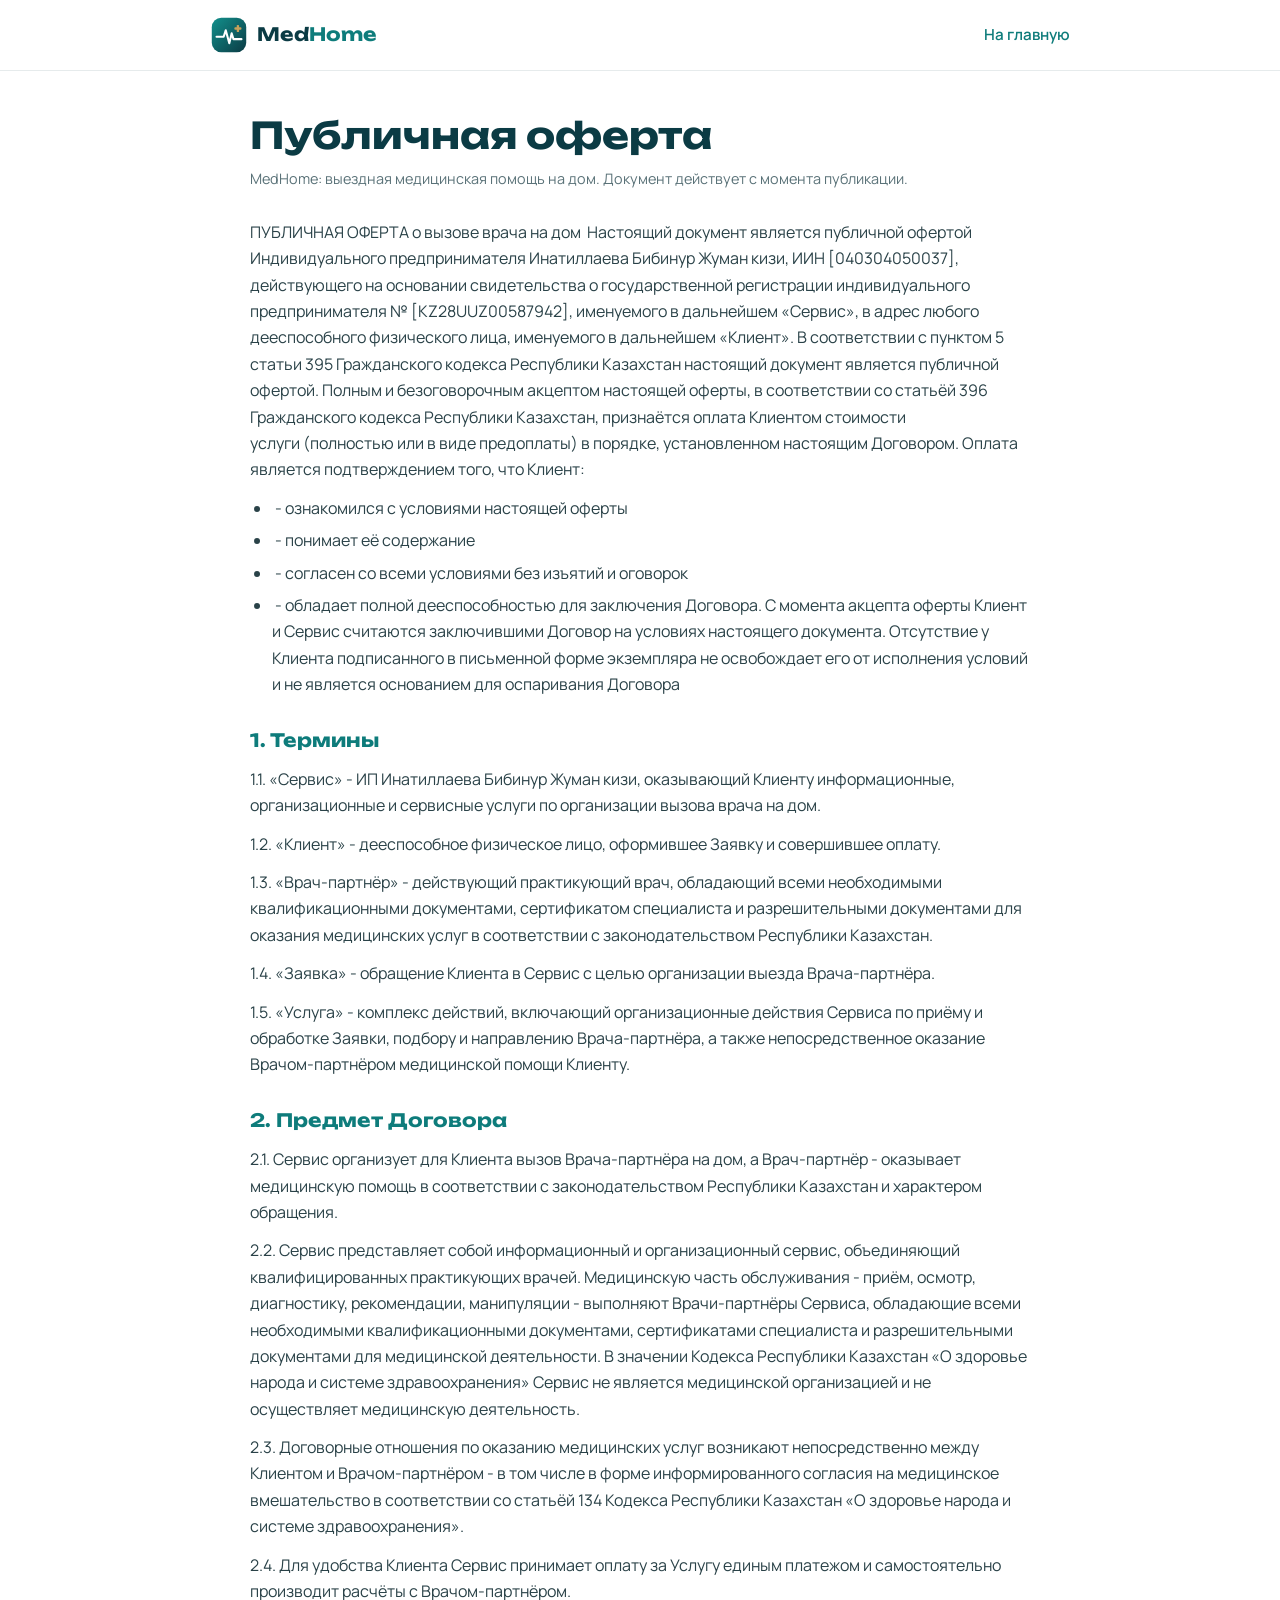
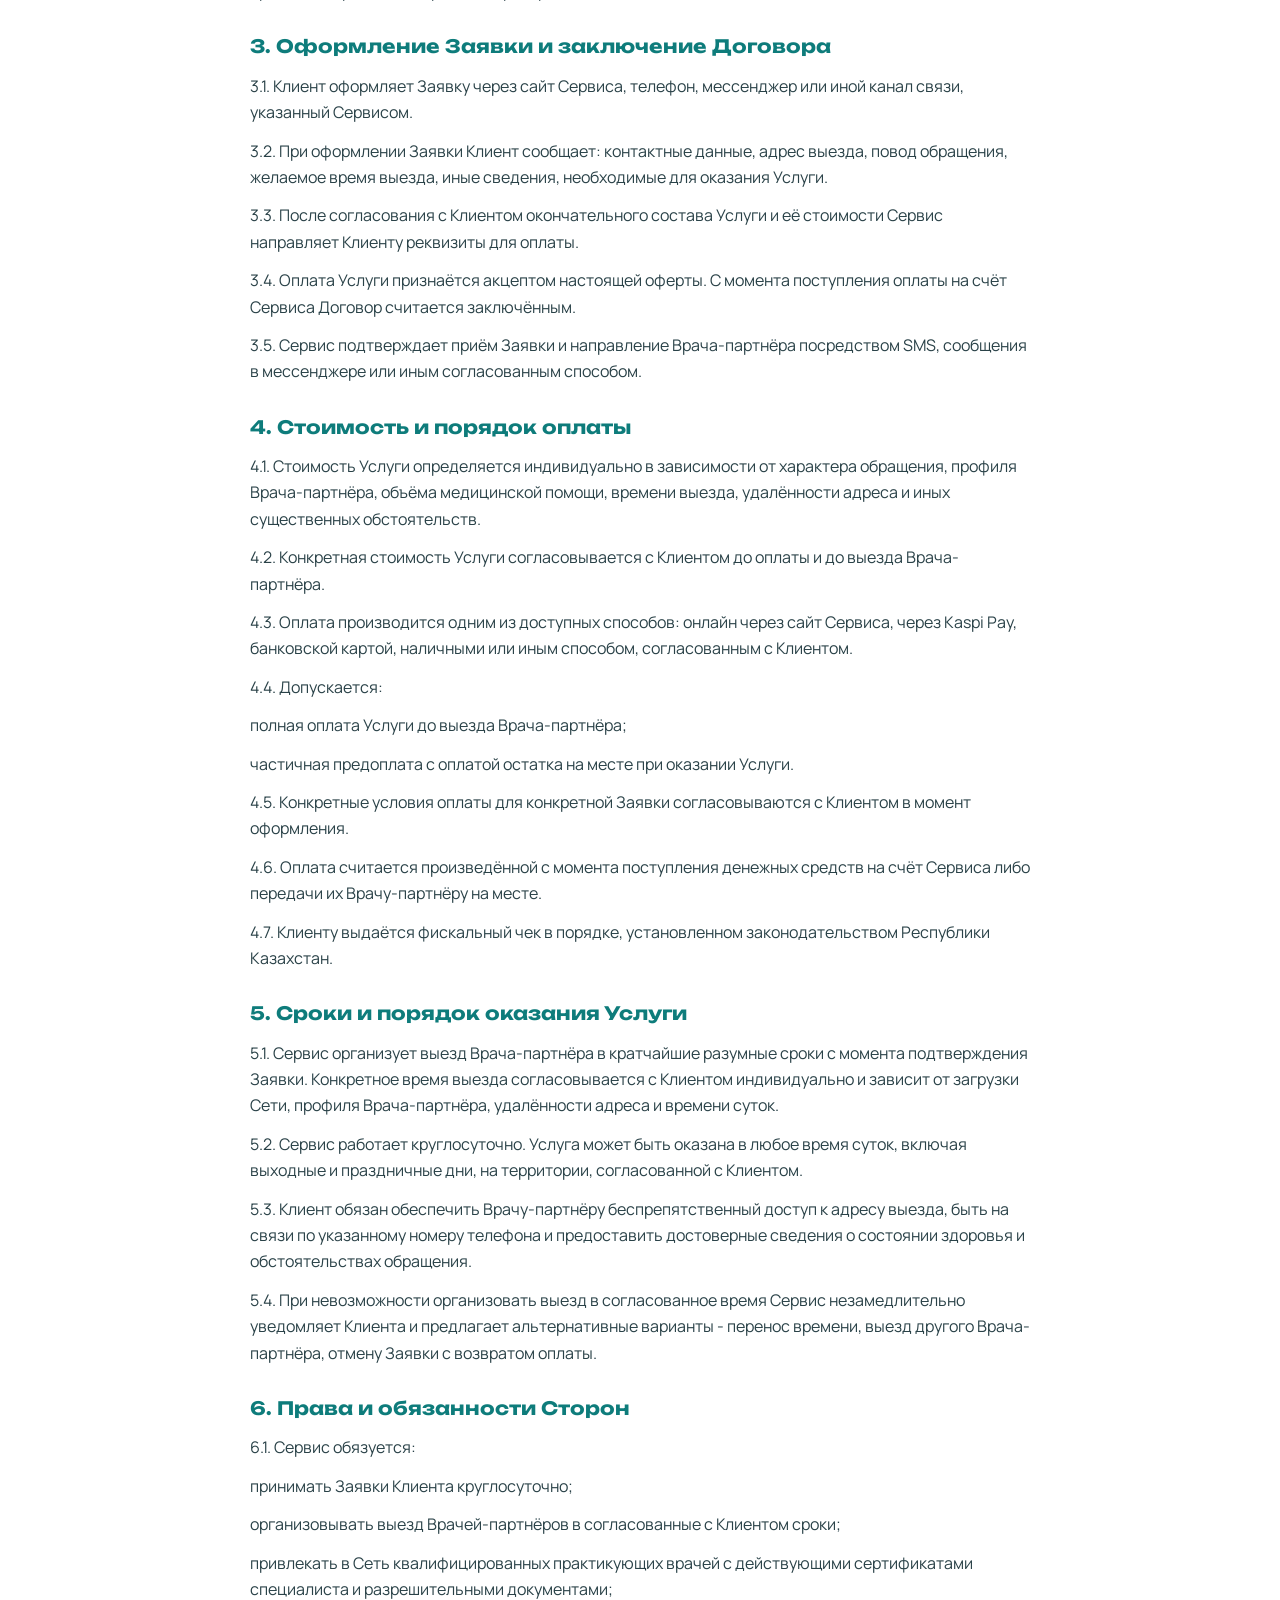
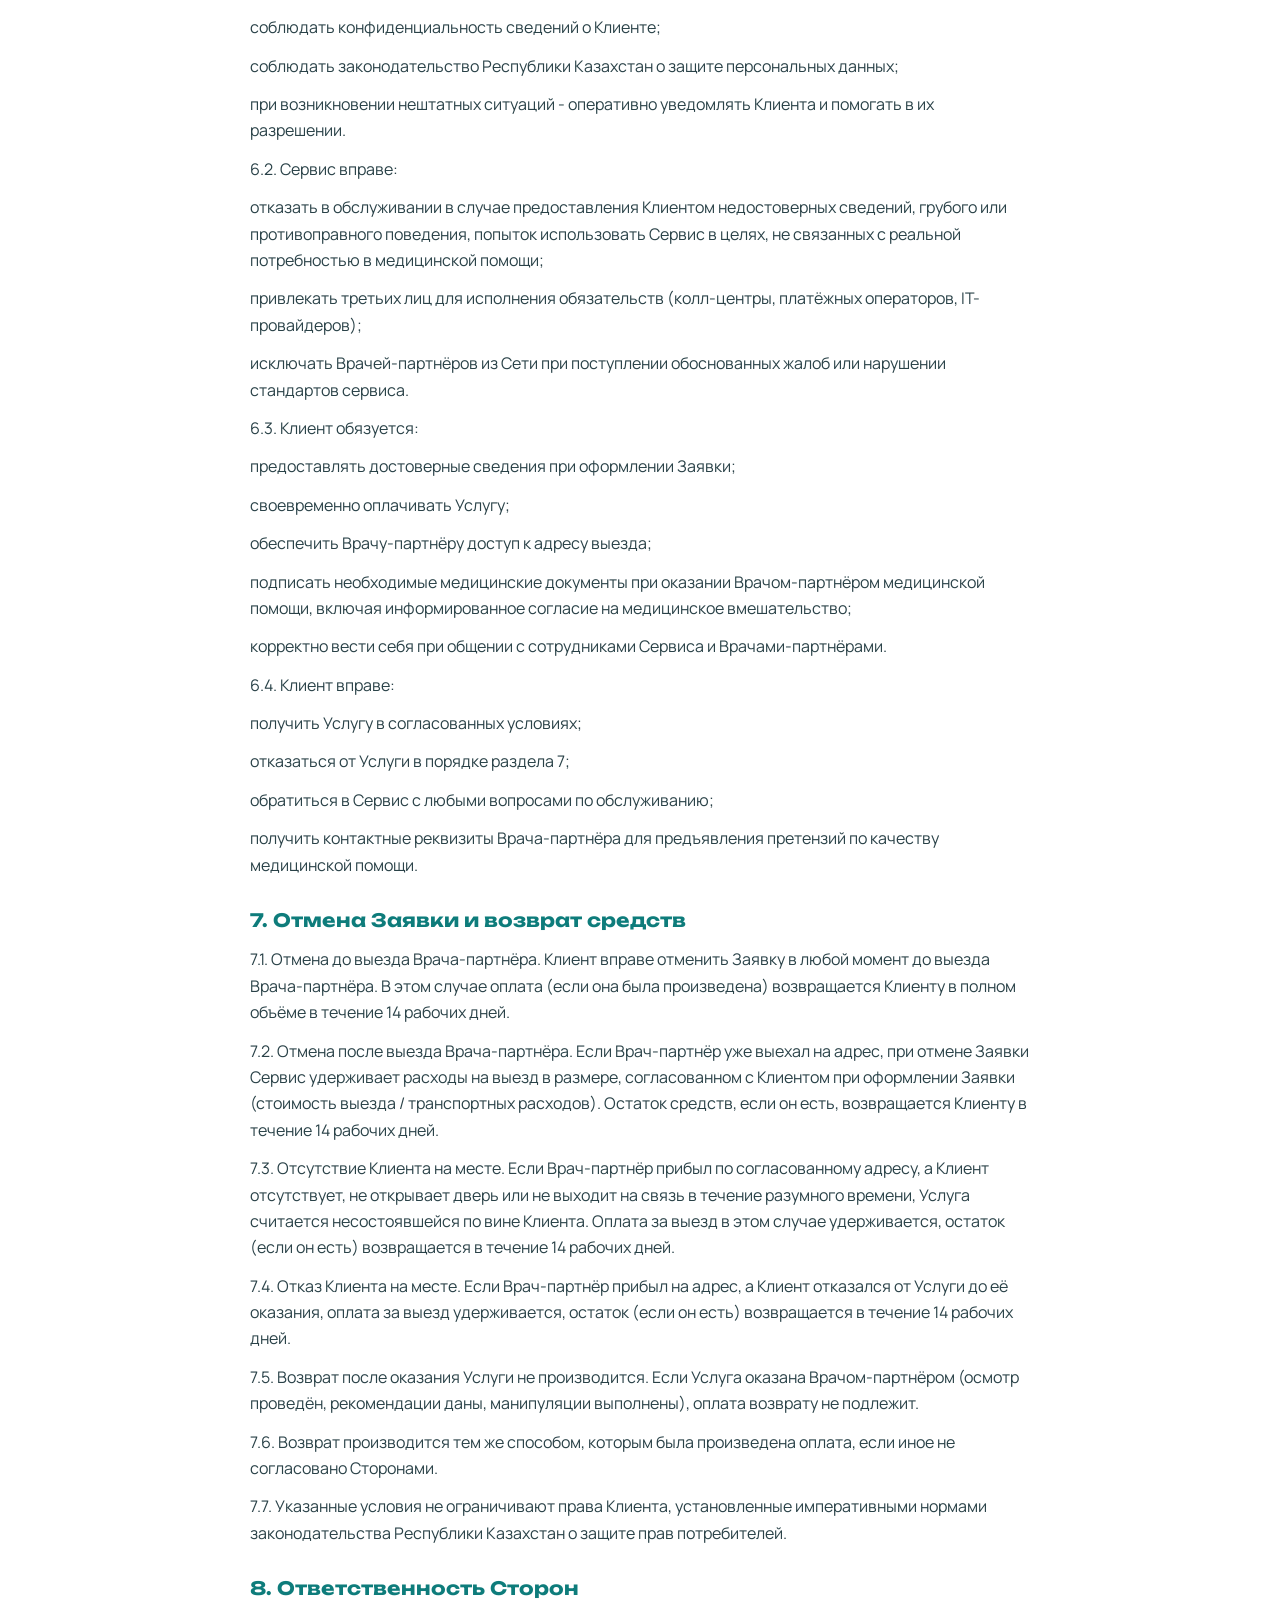
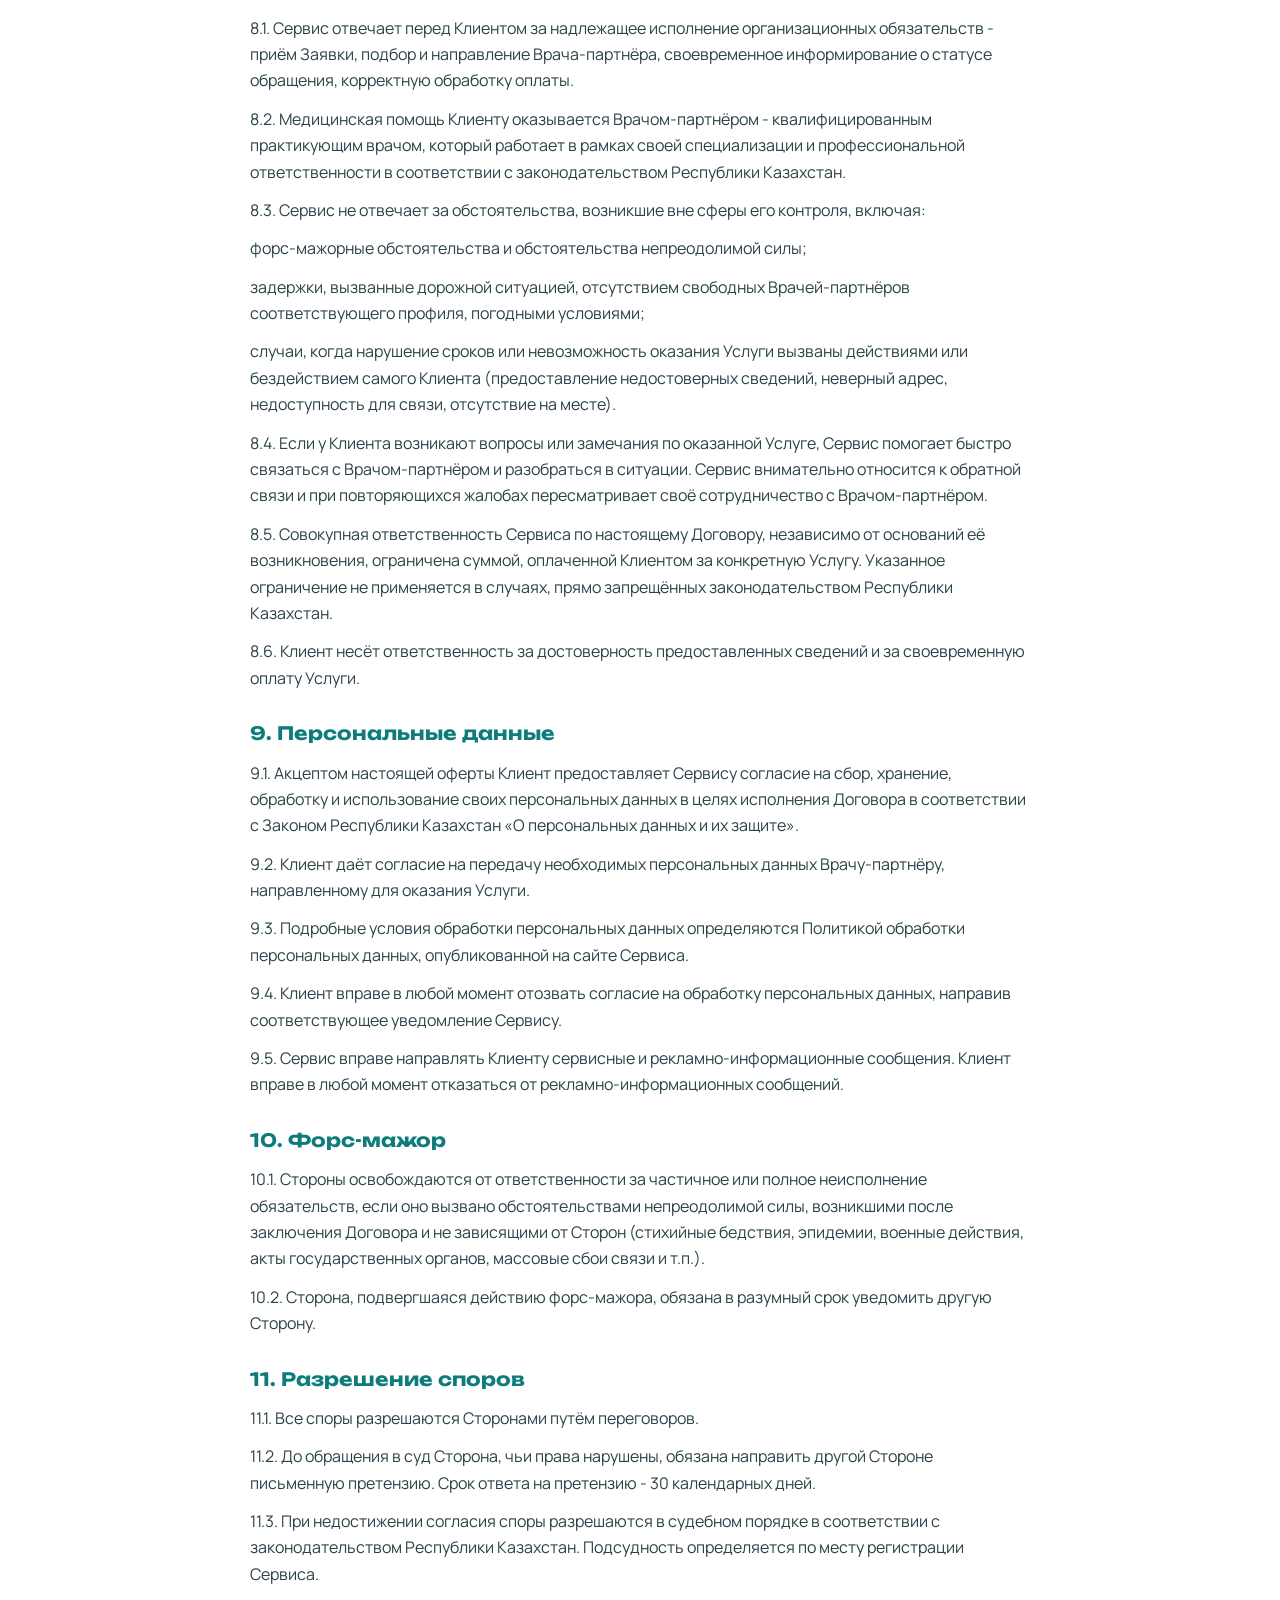
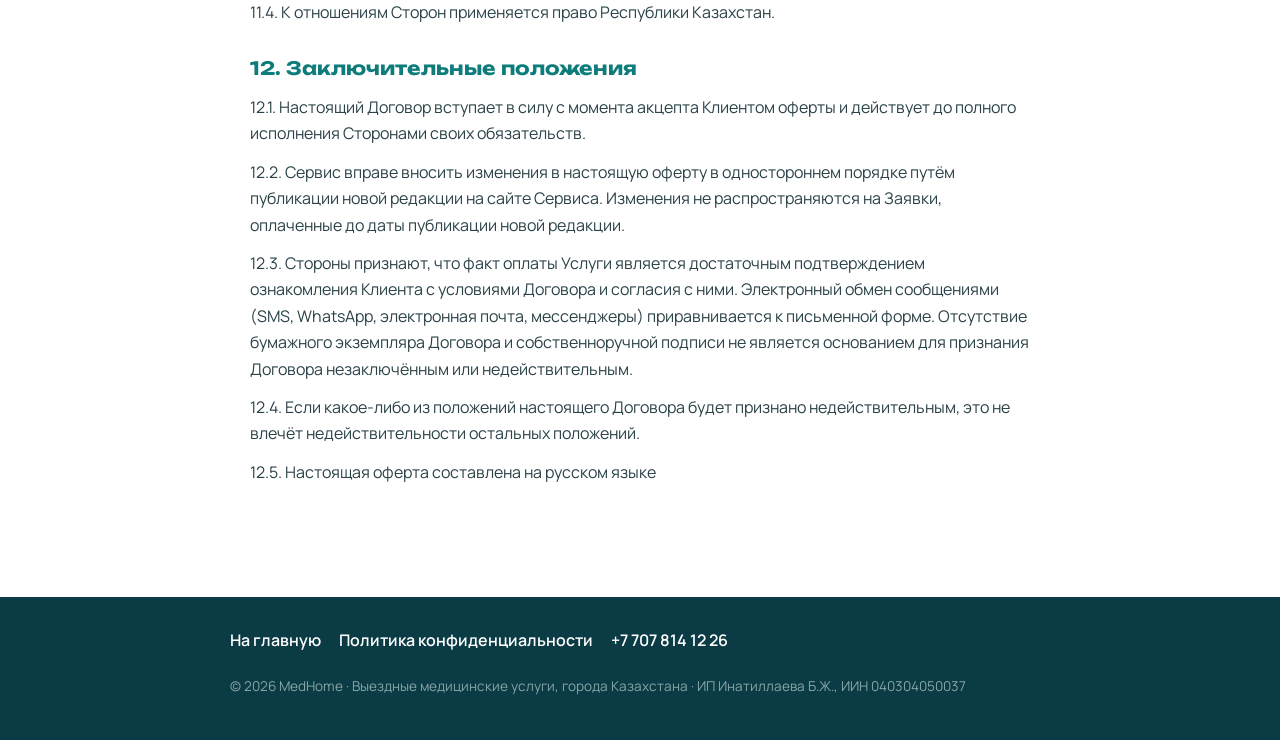
<file: oferta.html>
<!DOCTYPE html>
<html lang="ru">
<head>
<meta charset="UTF-8">
<meta name="viewport" content="width=device-width, initial-scale=1.0">
<title>Публичная оферта | MedHome</title>
<meta name="robots" content="noindex, follow">
<link rel="icon" type="image/svg+xml" href="assets/favicon.svg">
<link rel="preconnect" href="https://fonts.googleapis.com"><link rel="preconnect" href="https://fonts.gstatic.com" crossorigin>
<link href="https://fonts.googleapis.com/css2?family=Manrope:wght@400;500;600;700;800&family=Unbounded:wght@600;700&display=swap" rel="stylesheet">
<style>
:root{--teal:#0E7C7B;--petrol:#0B3B44;--ink:#143A40;--muted:#5A7278;--gold:#C6A15B;--ivory:#F7FAFA}
*{margin:0;padding:0;box-sizing:border-box}
body{font-family:'Manrope',-apple-system,sans-serif;color:var(--ink);background:#fff;line-height:1.65}
.lh{position:sticky;top:0;z-index:10;background:rgba(255,255,255,.95);backdrop-filter:blur(10px);border-bottom:1px solid rgba(11,59,68,.1)}
.lh-in{max-width:900px;margin:0 auto;padding:16px 20px;display:flex;align-items:center;justify-content:space-between;gap:16px}
.lh-logo{display:inline-flex;align-items:center;gap:9px;text-decoration:none}
.lh-logo img{width:38px;height:38px}
.lh-logo span{font-family:'Unbounded',sans-serif;font-weight:700;font-size:1.15rem;color:var(--petrol)}
.lh-logo em{font-style:normal;color:var(--teal)}
.lh-back{color:var(--teal);text-decoration:none;font-weight:600;font-size:.95rem}
main{max-width:820px;margin:0 auto;padding:42px 20px 60px}
h1{font-family:'Unbounded',sans-serif;font-size:clamp(1.6rem,4vw,2.3rem);color:var(--petrol);margin-bottom:10px;line-height:1.2}
.upd{color:var(--muted);font-size:.9rem;margin-bottom:28px}
h2{font-family:'Unbounded',sans-serif;font-size:1.15rem;color:var(--teal);margin:28px 0 10px}
p{margin:0 0 12px;color:#2a4248}
ul{margin:0 0 14px 22px} li{margin:0 0 6px;color:#2a4248}
.lf{background:var(--petrol);color:#cfe3e4;padding:30px 20px;margin-top:40px}
.lf-in{max-width:820px;margin:0 auto;display:flex;flex-wrap:wrap;gap:14px 26px;align-items:center;justify-content:space-between}
.lf a{color:#fff;text-decoration:none;font-weight:600}
.lf-links a{margin-right:18px}
.lf-copy{color:#86a6a8;font-size:.85rem;width:100%;margin-top:8px}
</style>
</head>
<body>
<header class="lh"><div class="lh-in">
  <a class="lh-logo" href="index.html"><img src="assets/logo-icon.svg" alt="MedHome" onerror="this.style.display='none'"><span>Med<em>Home</em></span></a>
  <a class="lh-back" href="index.html">На главную</a>
</div></header>
<main>
  <h1>Публичная оферта</h1>
  <p class="upd">MedHome: выездная медицинская помощь на дом. Документ действует с момента публикации.</p>
  <p>ПУБЛИЧНАЯ ОФЕРТА о вызове врача на дом  Настоящий документ является публичной офертой Индивидуального предпринимателя Инатиллаева Бибинур Жуман кизи, ИИН [040304050037], действующего на основании свидетельства о государственной регистрации индивидуального предпринимателя № [KZ28UUZ00587942], именуемого в дальнейшем «Сервис», в адрес любого дееспособного физического лица, именуемого в дальнейшем «Клиент». В соответствии с пунктом 5 статьи 395 Гражданского кодекса Республики Казахстан настоящий документ является публичной офертой. Полным и безоговорочным акцептом настоящей оферты, в соответствии со статьёй 396 Гражданского кодекса Республики Казахстан, признаётся оплата Клиентом стоимости услуги (полностью или в виде предоплаты) в порядке, установленном настоящим Договором. Оплата является подтверждением того, что Клиент:</p><ul><li> - ознакомился с условиями настоящей оферты</li><li> - понимает её содержание</li><li> - согласен со всеми условиями без изъятий и оговорок</li><li> - обладает полной дееспособностью для заключения Договора. С момента акцепта оферты Клиент и Сервис считаются заключившими Договор на условиях настоящего документа. Отсутствие у Клиента подписанного в письменной форме экземпляра не освобождает его от исполнения условий и не является основанием для оспаривания Договора</li></ul>
<h2>1. Термины</h2>
<p>1.1. «Сервис» - ИП Инатиллаева Бибинур Жуман кизи, оказывающий Клиенту информационные, организационные и сервисные услуги по организации вызова врача на дом.</p>
<p>1.2. «Клиент» - дееспособное физическое лицо, оформившее Заявку и совершившее оплату.</p>
<p>1.3. «Врач-партнёр» - действующий практикующий врач, обладающий всеми необходимыми квалификационными документами, сертификатом специалиста и разрешительными документами для оказания медицинских услуг в соответствии с законодательством Республики Казахстан.</p>
<p>1.4. «Заявка» - обращение Клиента в Сервис с целью организации выезда Врача-партнёра.</p>
<p>1.5. «Услуга» - комплекс действий, включающий организационные действия Сервиса по приёму и обработке Заявки, подбору и направлению Врача-партнёра, а также непосредственное оказание Врачом-партнёром медицинской помощи Клиенту.</p>
<h2>2. Предмет Договора</h2>
<p>2.1. Сервис организует для Клиента вызов Врача-партнёра на дом, а Врач-партнёр - оказывает медицинскую помощь в соответствии с законодательством Республики Казахстан и характером обращения.</p>
<p>2.2. Сервис представляет собой информационный и организационный сервис, объединяющий квалифицированных практикующих врачей. Медицинскую часть обслуживания - приём, осмотр, диагностику, рекомендации, манипуляции - выполняют Врачи-партнёры Сервиса, обладающие всеми необходимыми квалификационными документами, сертификатами специалиста и разрешительными документами для медицинской деятельности. В значении Кодекса Республики Казахстан «О здоровье народа и системе здравоохранения» Сервис не является медицинской организацией и не осуществляет медицинскую деятельность.</p>
<p>2.3. Договорные отношения по оказанию медицинских услуг возникают непосредственно между Клиентом и Врачом-партнёром - в том числе в форме информированного согласия на медицинское вмешательство в соответствии со статьёй 134 Кодекса Республики Казахстан «О здоровье народа и системе здравоохранения».</p>
<p>2.4. Для удобства Клиента Сервис принимает оплату за Услугу единым платежом и самостоятельно производит расчёты с Врачом-партнёром.</p>
<h2>3. Оформление Заявки и заключение Договора</h2>
<p>3.1. Клиент оформляет Заявку через сайт Сервиса, телефон, мессенджер или иной канал связи, указанный Сервисом.</p>
<p>3.2. При оформлении Заявки Клиент сообщает: контактные данные, адрес выезда, повод обращения, желаемое время выезда, иные сведения, необходимые для оказания Услуги.</p>
<p>3.3. После согласования с Клиентом окончательного состава Услуги и её стоимости Сервис направляет Клиенту реквизиты для оплаты.</p>
<p>3.4. Оплата Услуги признаётся акцептом настоящей оферты. С момента поступления оплаты на счёт Сервиса Договор считается заключённым.</p>
<p>3.5. Сервис подтверждает приём Заявки и направление Врача-партнёра посредством SMS, сообщения в мессенджере или иным согласованным способом.</p>
<h2>4. Стоимость и порядок оплаты</h2>
<p>4.1. Стоимость Услуги определяется индивидуально в зависимости от характера обращения, профиля Врача-партнёра, объёма медицинской помощи, времени выезда, удалённости адреса и иных существенных обстоятельств.</p>
<p>4.2. Конкретная стоимость Услуги согласовывается с Клиентом до оплаты и до выезда Врача-партнёра.</p>
<p>4.3. Оплата производится одним из доступных способов: онлайн через сайт Сервиса, через Kaspi Pay, банковской картой, наличными или иным способом, согласованным с Клиентом.</p>
<p>4.4. Допускается:</p>
<p>полная оплата Услуги до выезда Врача-партнёра;</p>
<p>частичная предоплата с оплатой остатка на месте при оказании Услуги.</p>
<p>4.5. Конкретные условия оплаты для конкретной Заявки согласовываются с Клиентом в момент оформления.</p>
<p>4.6. Оплата считается произведённой с момента поступления денежных средств на счёт Сервиса либо передачи их Врачу-партнёру на месте.</p>
<p>4.7. Клиенту выдаётся фискальный чек в порядке, установленном законодательством Республики Казахстан.</p>
<h2>5. Сроки и порядок оказания Услуги</h2>
<p>5.1. Сервис организует выезд Врача-партнёра в кратчайшие разумные сроки с момента подтверждения Заявки. Конкретное время выезда согласовывается с Клиентом индивидуально и зависит от загрузки Сети, профиля Врача-партнёра, удалённости адреса и времени суток.</p>
<p>5.2. Сервис работает круглосуточно. Услуга может быть оказана в любое время суток, включая выходные и праздничные дни, на территории, согласованной с Клиентом.</p>
<p>5.3. Клиент обязан обеспечить Врачу-партнёру беспрепятственный доступ к адресу выезда, быть на связи по указанному номеру телефона и предоставить достоверные сведения о состоянии здоровья и обстоятельствах обращения.</p>
<p>5.4. При невозможности организовать выезд в согласованное время Сервис незамедлительно уведомляет Клиента и предлагает альтернативные варианты - перенос времени, выезд другого Врача-партнёра, отмену Заявки с возвратом оплаты.</p>
<h2>6. Права и обязанности Сторон</h2>
<p>6.1. Сервис обязуется:</p>
<p>принимать Заявки Клиента круглосуточно;</p>
<p>организовывать выезд Врачей-партнёров в согласованные с Клиентом сроки;</p>
<p>привлекать в Сеть квалифицированных практикующих врачей с действующими сертификатами специалиста и разрешительными документами;</p>
<p>соблюдать конфиденциальность сведений о Клиенте;</p>
<p>соблюдать законодательство Республики Казахстан о защите персональных данных;</p>
<p>при возникновении нештатных ситуаций - оперативно уведомлять Клиента и помогать в их разрешении.</p>
<p>6.2. Сервис вправе:</p>
<p>отказать в обслуживании в случае предоставления Клиентом недостоверных сведений, грубого или противоправного поведения, попыток использовать Сервис в целях, не связанных с реальной потребностью в медицинской помощи;</p>
<p>привлекать третьих лиц для исполнения обязательств (колл-центры, платёжных операторов, IT-провайдеров);</p>
<p>исключать Врачей-партнёров из Сети при поступлении обоснованных жалоб или нарушении стандартов сервиса.</p>
<p>6.3. Клиент обязуется:</p>
<p>предоставлять достоверные сведения при оформлении Заявки;</p>
<p>своевременно оплачивать Услугу;</p>
<p>обеспечить Врачу-партнёру доступ к адресу выезда;</p>
<p>подписать необходимые медицинские документы при оказании Врачом-партнёром медицинской помощи, включая информированное согласие на медицинское вмешательство;</p>
<p>корректно вести себя при общении с сотрудниками Сервиса и Врачами-партнёрами.</p>
<p>6.4. Клиент вправе:</p>
<p>получить Услугу в согласованных условиях;</p>
<p>отказаться от Услуги в порядке раздела 7;</p>
<p>обратиться в Сервис с любыми вопросами по обслуживанию;</p>
<p>получить контактные реквизиты Врача-партнёра для предъявления претензий по качеству медицинской помощи.</p>
<h2>7. Отмена Заявки и возврат средств</h2>
<p>7.1. Отмена до выезда Врача-партнёра. Клиент вправе отменить Заявку в любой момент до выезда Врача-партнёра. В этом случае оплата (если она была произведена) возвращается Клиенту в полном объёме в течение 14 рабочих дней.</p>
<p>7.2. Отмена после выезда Врача-партнёра. Если Врач-партнёр уже выехал на адрес, при отмене Заявки Сервис удерживает расходы на выезд в размере, согласованном с Клиентом при оформлении Заявки (стоимость выезда / транспортных расходов). Остаток средств, если он есть, возвращается Клиенту в течение 14 рабочих дней.</p>
<p>7.3. Отсутствие Клиента на месте. Если Врач-партнёр прибыл по согласованному адресу, а Клиент отсутствует, не открывает дверь или не выходит на связь в течение разумного времени, Услуга считается несостоявшейся по вине Клиента. Оплата за выезд в этом случае удерживается, остаток (если он есть) возвращается в течение 14 рабочих дней.</p>
<p>7.4. Отказ Клиента на месте. Если Врач-партнёр прибыл на адрес, а Клиент отказался от Услуги до её оказания, оплата за выезд удерживается, остаток (если он есть) возвращается в течение 14 рабочих дней.</p>
<p>7.5. Возврат после оказания Услуги не производится. Если Услуга оказана Врачом-партнёром (осмотр проведён, рекомендации даны, манипуляции выполнены), оплата возврату не подлежит.</p>
<p>7.6. Возврат производится тем же способом, которым была произведена оплата, если иное не согласовано Сторонами.</p>
<p>7.7. Указанные условия не ограничивают права Клиента, установленные императивными нормами законодательства Республики Казахстан о защите прав потребителей.</p>
<h2>8. Ответственность Сторон</h2>
<p>8.1. Сервис отвечает перед Клиентом за надлежащее исполнение организационных обязательств - приём Заявки, подбор и направление Врача-партнёра, своевременное информирование о статусе обращения, корректную обработку оплаты.</p>
<p>8.2. Медицинская помощь Клиенту оказывается Врачом-партнёром - квалифицированным практикующим врачом, который работает в рамках своей специализации и профессиональной ответственности в соответствии с законодательством Республики Казахстан.</p>
<p>8.3. Сервис не отвечает за обстоятельства, возникшие вне сферы его контроля, включая:</p>
<p>форс-мажорные обстоятельства и обстоятельства непреодолимой силы;</p>
<p>задержки, вызванные дорожной ситуацией, отсутствием свободных Врачей-партнёров соответствующего профиля, погодными условиями;</p>
<p>случаи, когда нарушение сроков или невозможность оказания Услуги вызваны действиями или бездействием самого Клиента (предоставление недостоверных сведений, неверный адрес, недоступность для связи, отсутствие на месте).</p>
<p>8.4. Если у Клиента возникают вопросы или замечания по оказанной Услуге, Сервис помогает быстро связаться с Врачом-партнёром и разобраться в ситуации. Сервис внимательно относится к обратной связи и при повторяющихся жалобах пересматривает своё сотрудничество с Врачом-партнёром.</p>
<p>8.5. Совокупная ответственность Сервиса по настоящему Договору, независимо от оснований её возникновения, ограничена суммой, оплаченной Клиентом за конкретную Услугу. Указанное ограничение не применяется в случаях, прямо запрещённых законодательством Республики Казахстан.</p>
<p>8.6. Клиент несёт ответственность за достоверность предоставленных сведений и за своевременную оплату Услуги.</p>
<h2>9. Персональные данные</h2>
<p>9.1. Акцептом настоящей оферты Клиент предоставляет Сервису согласие на сбор, хранение, обработку и использование своих персональных данных в целях исполнения Договора в соответствии с Законом Республики Казахстан «О персональных данных и их защите».</p>
<p>9.2. Клиент даёт согласие на передачу необходимых персональных данных Врачу-партнёру, направленному для оказания Услуги.</p>
<p>9.3. Подробные условия обработки персональных данных определяются Политикой обработки персональных данных, опубликованной на сайте Сервиса.</p>
<p>9.4. Клиент вправе в любой момент отозвать согласие на обработку персональных данных, направив соответствующее уведомление Сервису.</p>
<p>9.5. Сервис вправе направлять Клиенту сервисные и рекламно-информационные сообщения. Клиент вправе в любой момент отказаться от рекламно-информационных сообщений.</p>
<h2>10. Форс-мажор</h2>
<p>10.1. Стороны освобождаются от ответственности за частичное или полное неисполнение обязательств, если оно вызвано обстоятельствами непреодолимой силы, возникшими после заключения Договора и не зависящими от Сторон (стихийные бедствия, эпидемии, военные действия, акты государственных органов, массовые сбои связи и т.п.).</p>
<p>10.2. Сторона, подвергшаяся действию форс-мажора, обязана в разумный срок уведомить другую Сторону.</p>
<h2>11. Разрешение споров</h2>
<p>11.1. Все споры разрешаются Сторонами путём переговоров.</p>
<p>11.2. До обращения в суд Сторона, чьи права нарушены, обязана направить другой Стороне письменную претензию. Срок ответа на претензию - 30 календарных дней.</p>
<p>11.3. При недостижении согласия споры разрешаются в судебном порядке в соответствии с законодательством Республики Казахстан. Подсудность определяется по месту регистрации Сервиса.</p>
<p>11.4. К отношениям Сторон применяется право Республики Казахстан.</p>
<h2>12. Заключительные положения</h2>
<p>12.1. Настоящий Договор вступает в силу с момента акцепта Клиентом оферты и действует до полного исполнения Сторонами своих обязательств.</p>
<p>12.2. Сервис вправе вносить изменения в настоящую оферту в одностороннем порядке путём публикации новой редакции на сайте Сервиса. Изменения не распространяются на Заявки, оплаченные до даты публикации новой редакции.</p>
<p>12.3. Стороны признают, что факт оплаты Услуги является достаточным подтверждением ознакомления Клиента с условиями Договора и согласия с ними. Электронный обмен сообщениями (SMS, WhatsApp, электронная почта, мессенджеры) приравнивается к письменной форме. Отсутствие бумажного экземпляра Договора и собственноручной подписи не является основанием для признания Договора незаключённым или недействительным.</p>
<p>12.4. Если какое-либо из положений настоящего Договора будет признано недействительным, это не влечёт недействительности остальных положений.</p>
<p>12.5. Настоящая оферта составлена на русском языке</p>
</main>
<footer class="lf"><div class="lf-in">
  <div class="lf-links"><a href="index.html">На главную</a><a href="privacy.html">Политика конфиденциальности</a><a href="tel:+77078141226">+7 707 814 12 26</a></div>
  <p class="lf-copy">© 2026 MedHome · Выездные медицинские услуги, города Казахстана · ИП Инатиллаева Б.Ж., ИИН 040304050037</p>
</div></footer>
</body></html>
</file>
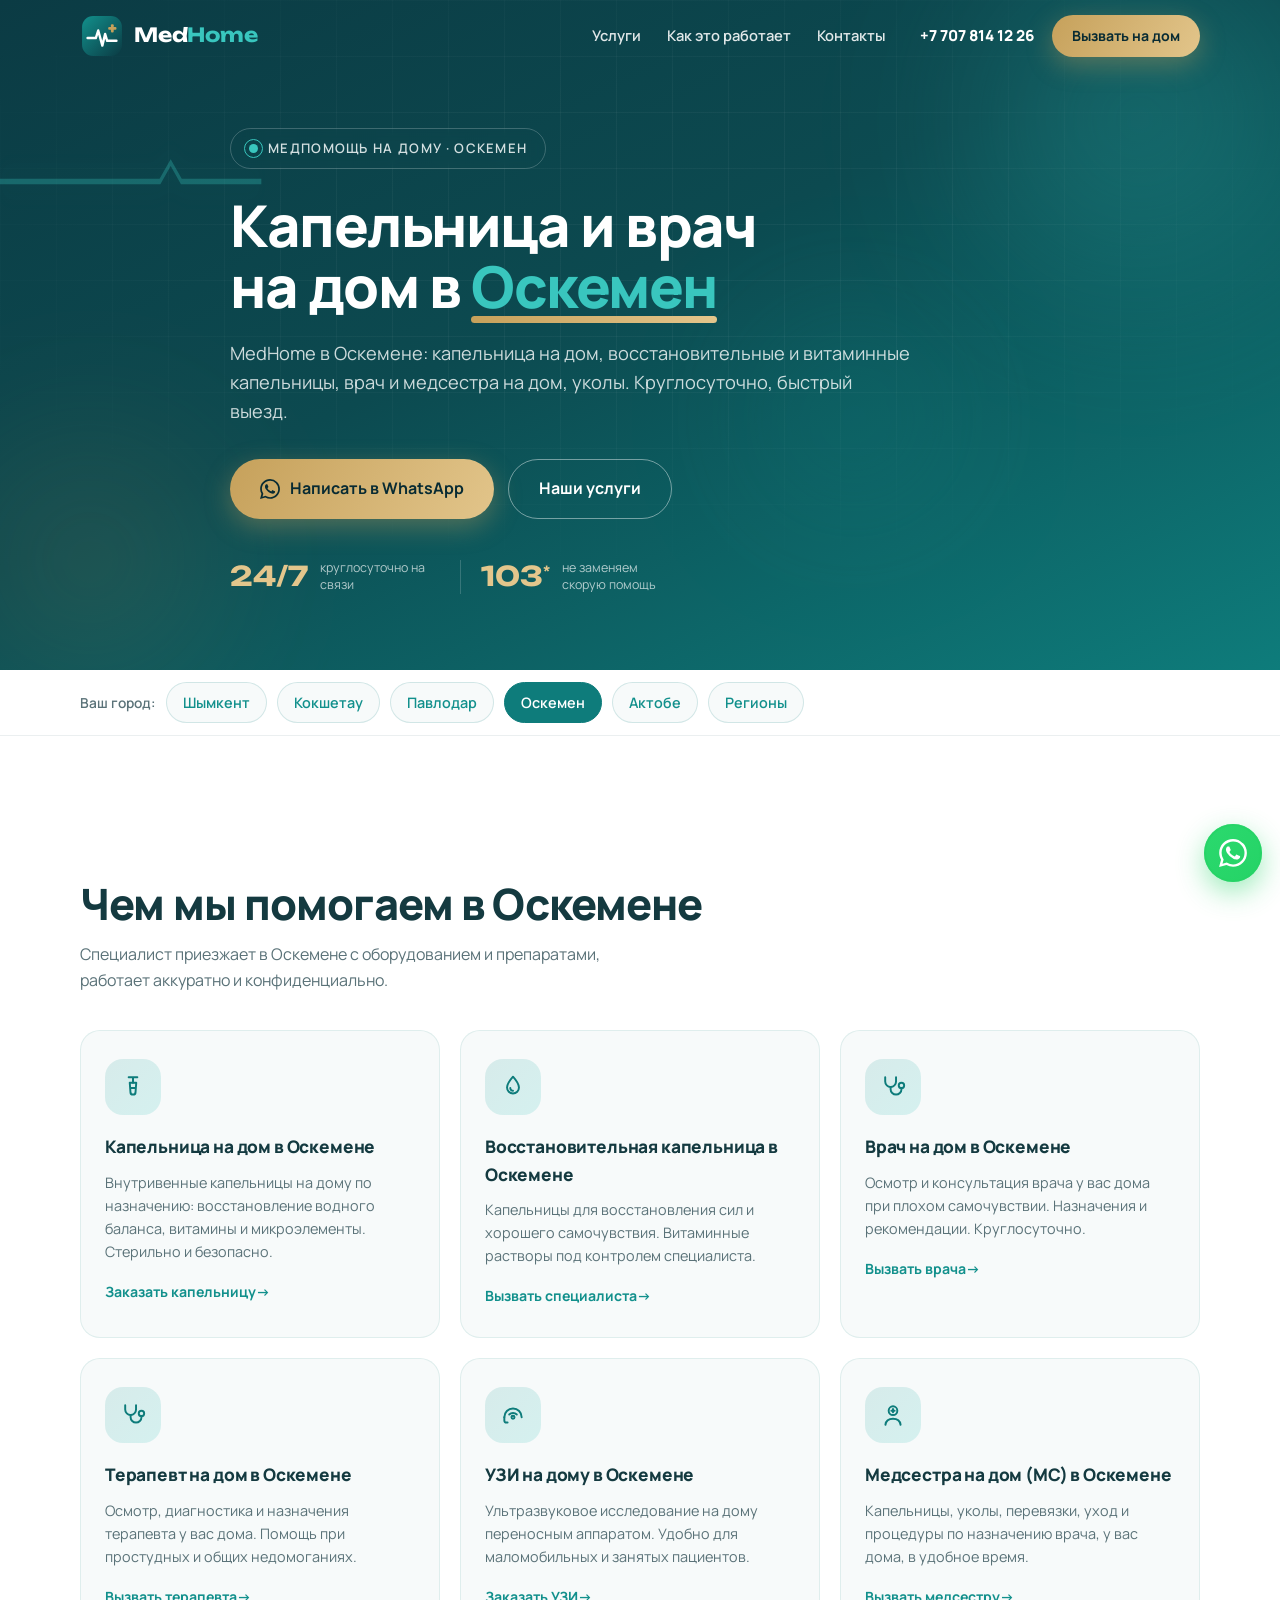
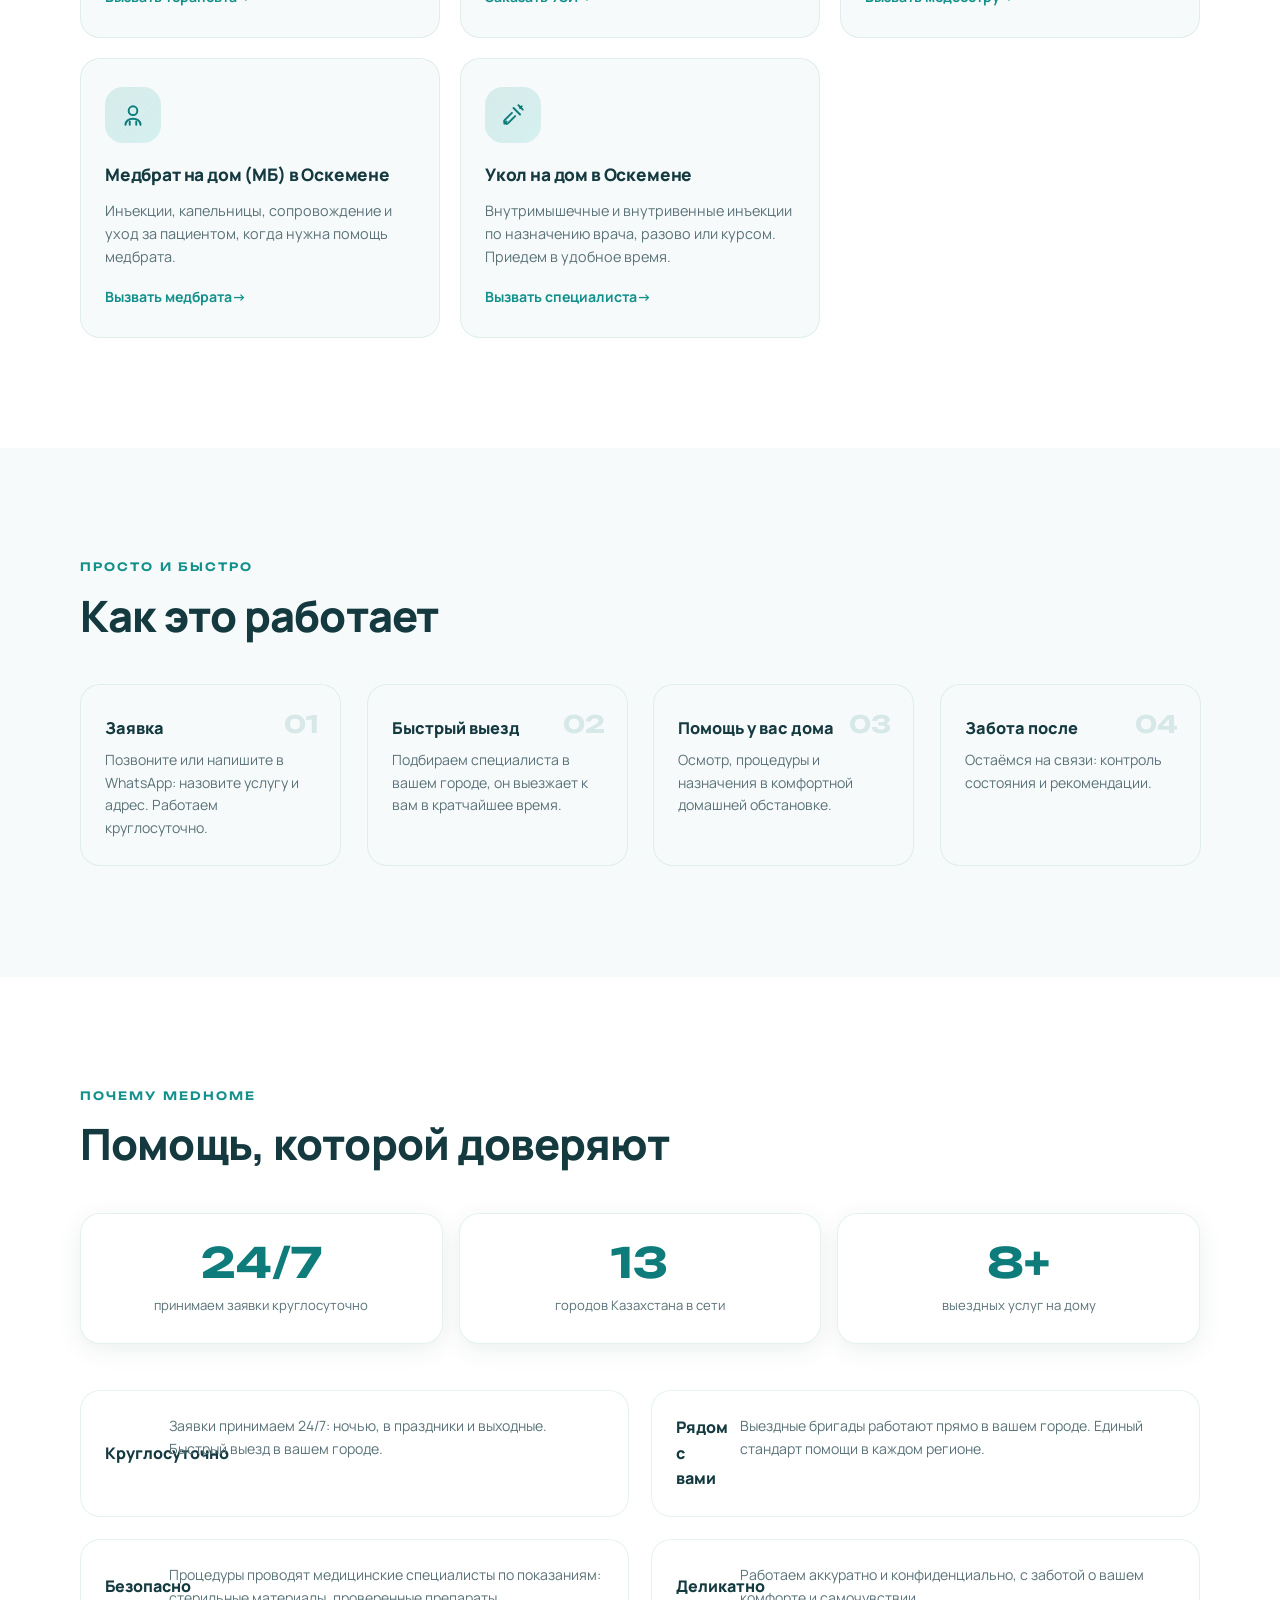
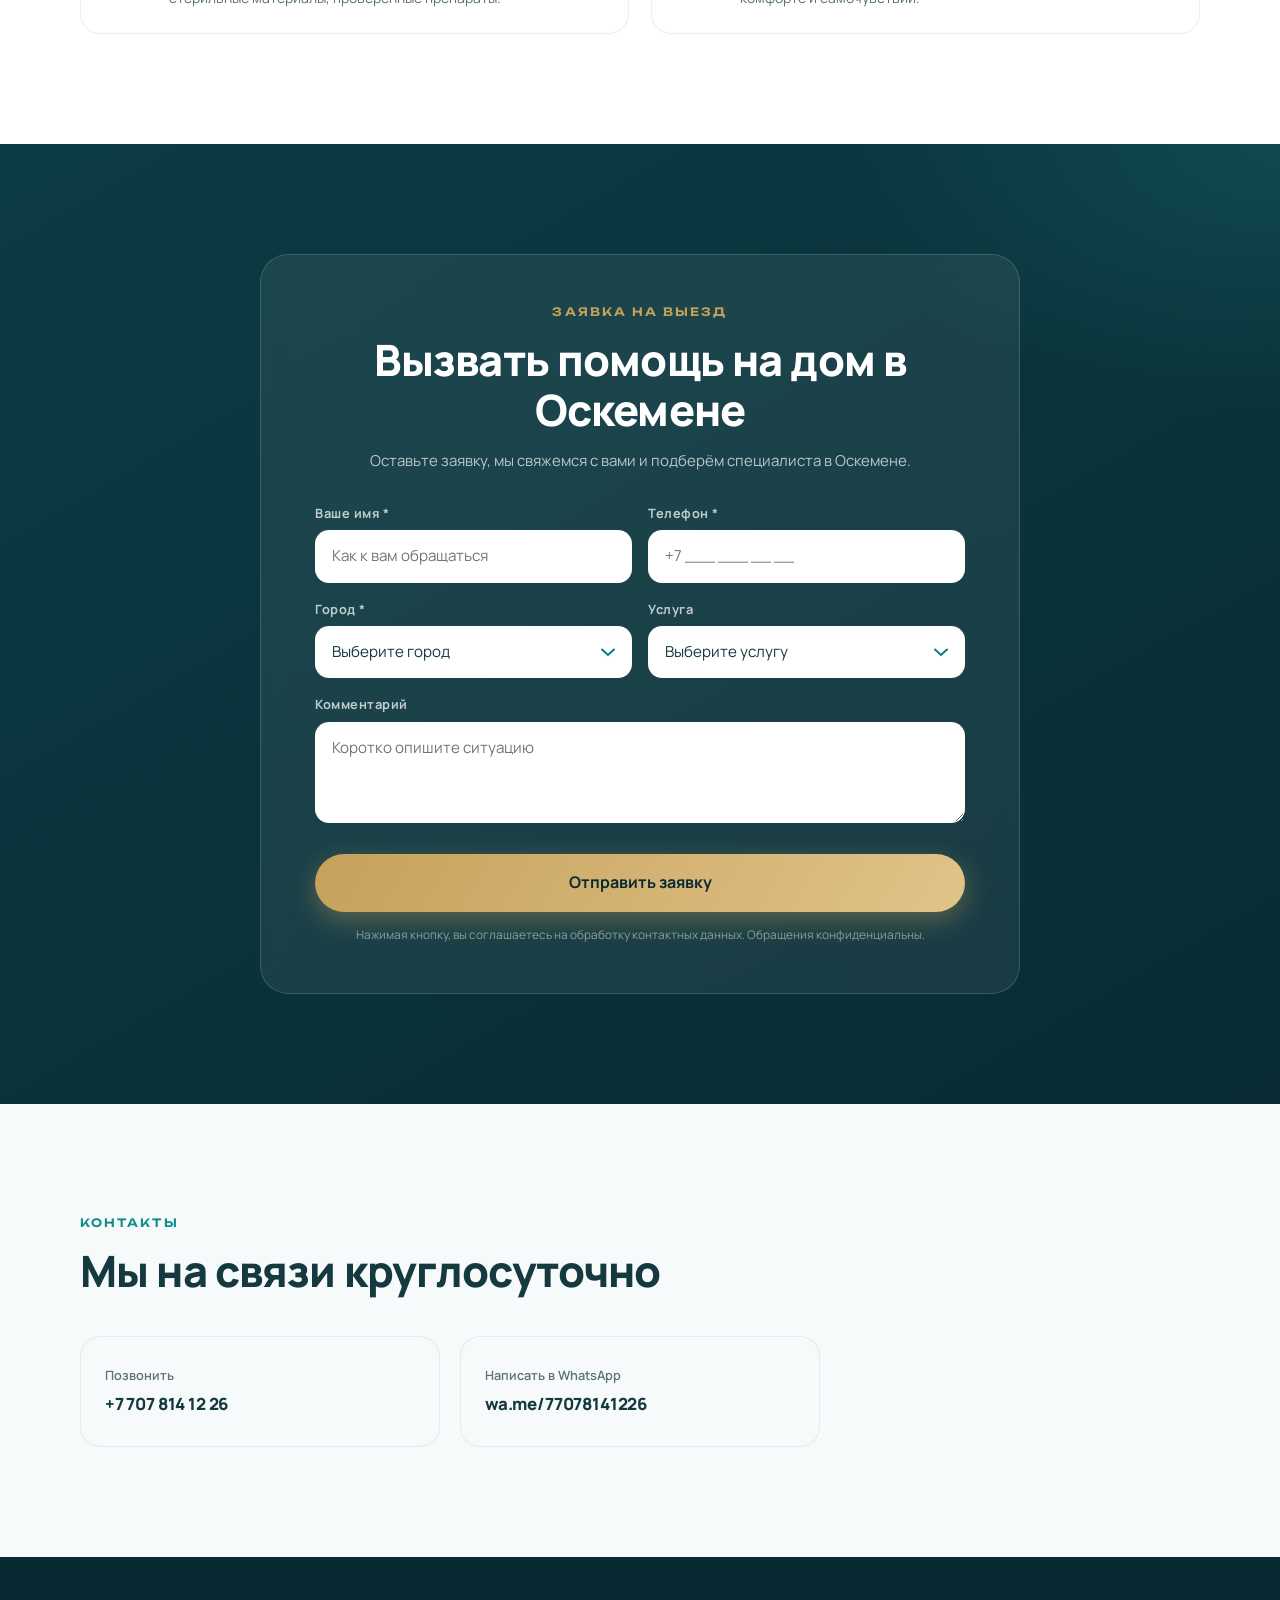
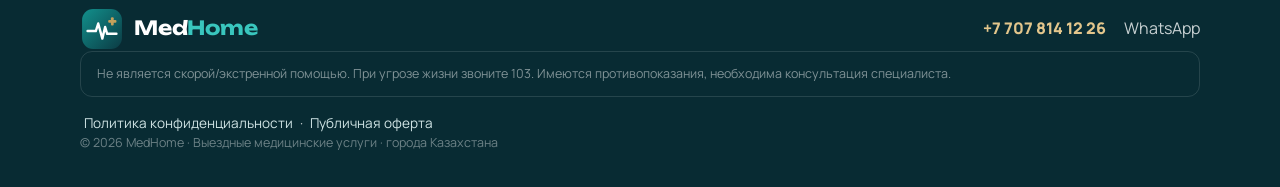
<file: oskemen-med.html>
<!DOCTYPE html>
<html lang="ru">
<head>
  <meta charset="UTF-8">
  <meta name="viewport" content="width=device-width, initial-scale=1.0">
  <!-- Google tag (gtag.js) — Google Ads AW-18395260701 -->
  <script async src="https://www.googletagmanager.com/gtag/js?id=AW-18395260701"></script>
  <script>
    window.dataLayer = window.dataLayer || [];
    function gtag(){dataLayer.push(arguments);}
    gtag('js', new Date());
    gtag('config', 'AW-18395260701');
    function gtag_report_phone(){gtag('event','conversion',{'send_to':'AW-18395260701/IDc9CP7orOMcEJ3OxcNE','value':1.0,'currency':'USD'});}
    function gtag_report_lead(){gtag('event','conversion',{'send_to':'AW-18395260701/Q282CNDwrOMcEJ3OxcNE','value':1.0,'currency':'USD'});}
    function gtag_report_contact(){gtag('event','conversion',{'send_to':'AW-18395260701/AlpuCOf1rOMcEJ3OxcNE','value':1.0,'currency':'USD'});}
  </script>
  <title>Капельница и врач на дом в Оскемене | MedHome</title>
  <meta name="description" content="MedHome в Оскемене: капельница на дом, восстановительные и витаминные капельницы, врач и медсестра на дом, уколы. Круглосуточно, быстрый выезд.">
  <link rel="canonical" href="https://med-home.kz/regiony/oskemen-med.html">
  <meta name="theme-color" content="#0E7C7B">
  <meta property="og:type" content="website"><meta property="og:site_name" content="MedHome">
  <meta property="og:title" content="Капельница и врач на дом в Оскемене | MedHome"><meta property="og:description" content="MedHome в Оскемене: капельница на дом, восстановительные и витаминные капельницы, врач и медсестра на дом, уколы. Круглосуточно, быстрый выезд.">
  <meta property="og:url" content="https://med-home.kz/regiony/oskemen-med.html"><meta property="og:image" content="https://med-home.kz/regiony/assets/og-image.jpg">
  <meta property="og:locale" content="ru_RU">
  <link rel="icon" type="image/svg+xml" href="assets/favicon.svg">
  <link rel="preconnect" href="https://fonts.googleapis.com"><link rel="preconnect" href="https://fonts.gstatic.com" crossorigin>
  <link href="https://fonts.googleapis.com/css2?family=Manrope:wght@400;500;600;700;800&family=Unbounded:wght@500;600;700&display=swap" rel="stylesheet">
  <link rel="stylesheet" href="styles.css?v=4">
</head>
<body>
  <header class="header" id="header"><div class="container header-inner">
    <a href="index.html" class="logo" aria-label="MedHome"><img src="assets/logo-icon.svg" alt="MedHome" class="logo-icon" width="44" height="44"><span class="logo-word">Med<em>Home</em></span></a>
    <nav class="nav" id="nav" aria-label="Меню">
      <a href="#uslugi" class="nav-link">Услуги</a><a href="#kak-rabotaet" class="nav-link">Как это работает</a><a href="#kontakty" class="nav-link">Контакты</a>
      <div class="nav-cta"><a href="tel:+77078141226" class="nav-phone">+7 707 814 12 26</a><a href="#zayavka" class="btn btn-gold btn-sm">Вызвать на дом</a></div>
    </nav>
    <a href="tel:+77078141226" class="header-call" aria-label="Позвонить"><svg viewBox="0 0 24 24" width="20" height="20" fill="none" stroke="currentColor" stroke-width="2" stroke-linecap="round" stroke-linejoin="round" aria-hidden="true"><path d="M22 16.92v3a2 2 0 0 1-2.18 2 19.79 19.79 0 0 1-8.63-3.07 19.5 19.5 0 0 1-6-6 19.79 19.79 0 0 1-3.07-8.67A2 2 0 0 1 4.11 2h3a2 2 0 0 1 2 1.72c.12.96.36 1.9.7 2.81a2 2 0 0 1-.45 2.11L8.09 9.91a16 16 0 0 0 6 6l1.27-1.27a2 2 0 0 1 2.11-.45c.91.34 1.85.58 2.81.7A2 2 0 0 1 22 16.92z"/></svg></a>
    <button class="burger" id="burger" aria-label="Меню" aria-expanded="false" aria-controls="nav"><span></span><span></span><span></span></button>
  </div></header>
  <section class="hero hero-city" id="hero">
    <div class="hero-bg" aria-hidden="true"><div class="glow glow-1"></div><div class="glow glow-2"></div><div class="glow glow-3"></div><div class="hero-grid-lines"></div></div>
    <div class="container hero-inner hero-inner-city"><div class="hero-text">
      <p class="hero-badge reveal"><span class="pulse-dot" aria-hidden="true"></span>Медпомощь на дому · Оскемен</p>
      <h1 class="hero-title">Капельница и врач<br>на&nbsp;дом в&nbsp;<span class="accent-word">Оскемен</span></h1>
      <p class="hero-sub reveal d-2">MedHome в Оскемене: капельница на&nbsp;дом, восстановительные и&nbsp;витаминные капельницы, врач и&nbsp;медсестра на&nbsp;дом, уколы. Круглосуточно, быстрый выезд.</p>
      <div class="hero-cta reveal d-3">
        <a href="https://wa.me/77078141226" class="btn btn-gold btn-lg" target="_blank" rel="noopener"><svg viewBox="0 0 24 24" width="20" height="20" fill="currentColor" aria-hidden="true"><path d="M17.47 14.38c-.3-.15-1.77-.87-2.04-.97-.27-.1-.47-.15-.67.15-.2.3-.77.97-.94 1.17-.17.2-.35.22-.65.07-.3-.15-1.26-.46-2.4-1.48-.89-.79-1.49-1.77-1.66-2.07-.17-.3-.02-.46.13-.61.13-.13.3-.35.45-.52.15-.17.2-.3.3-.5.1-.2.05-.37-.02-.52-.08-.15-.67-1.62-.92-2.22-.24-.58-.49-.5-.67-.51l-.57-.01c-.2 0-.52.07-.8.37-.27.3-1.04 1.02-1.04 2.5 0 1.47 1.07 2.89 1.22 3.09.15.2 2.11 3.22 5.1 4.51.71.31 1.27.49 1.7.63.72.23 1.37.2 1.88.12.58-.09 1.77-.72 2.02-1.42.25-.7.25-1.3.17-1.42-.07-.12-.27-.2-.57-.35M12.05 21.79h-.01a9.8 9.8 0 0 1-4.98-1.36l-.36-.21-3.7.97.99-3.61-.24-.37a9.77 9.77 0 0 1-1.5-5.22c0-5.4 4.4-9.79 9.81-9.79a9.75 9.75 0 0 1 9.79 9.8c0 5.4-4.4 9.79-9.8 9.79m8.33-18.11A11.7 11.7 0 0 0 12.04 0C5.5 0 .16 5.33.16 11.88c0 2.1.55 4.14 1.59 5.94L.06 24l6.33-1.66a11.85 11.85 0 0 0 5.65 1.44h.01c6.54 0 11.87-5.33 11.87-11.88 0-3.18-1.24-6.16-3.49-8.4"/></svg> Написать в WhatsApp</a>
        <a href="#uslugi" class="btn btn-outline btn-lg">Наши услуги</a>
      </div>
      <div class="hero-facts reveal d-4"><div class="fact"><strong>24/7</strong><span>круглосуточно на связи</span></div><div class="fact-sep" aria-hidden="true"></div><div class="fact"><strong>103<sup>*</sup></strong><span>не заменяем скорую помощь</span></div></div>
    </div></div>
    <div class="hero-ecg-bottom" aria-hidden="true"><svg viewBox="0 0 1440 90" preserveAspectRatio="none"><path class="ecg-line-big" d="M0 50 H180 l12 -9 12 9 H360 l9 -32 12 62 9 -30 H620 l12 -9 12 9 H820 l9 -32 12 62 9 -30 H1080 l12 -9 12 9 H1260 l9 -32 12 62 9 -30 H1440"/></svg></div>
  </section>
  <nav class="city-switch" aria-label="Город"><div class="container city-switch-inner"><span class="city-switch-label">Ваш город:</span> <a href="shymkent-med.html" class="city-switch-link">Шымкент</a> <a href="kokshetau-med.html" class="city-switch-link">Кокшетау</a> <a href="pavlodar-med.html" class="city-switch-link">Павлодар</a> <a href="oskemen-med.html" class="city-switch-link active">Оскемен</a> <a href="aktobe-med.html" class="city-switch-link">Актобе</a> <a href="regiony-med.html" class="city-switch-link">Регионы</a></div></nav>
  <section class="section section-light" id="uslugi"><div class="container">
    <p class="eyebrow reveal">Услуги на дом</p><h2 class="section-title reveal">Чем мы помогаем в Оскемене</h2><p class="section-sub reveal">Специалист приезжает в Оскемене с&nbsp;оборудованием и&nbsp;препаратами, работает аккуратно и&nbsp;конфиденциально.</p>
    <div class="services-grid">
      <article class="service-card reveal " id="kapelnica"><div class="service-icon" aria-hidden="true"><svg viewBox="0 0 24 24" width="26" height="26" fill="none" stroke="currentColor" stroke-width="1.8" stroke-linecap="round" stroke-linejoin="round"><path d="M8 3h8M12 3v5"/><path d="M9 8h6l-.7 9.3a2 2 0 0 1-2 1.7h-.6a2 2 0 0 1-2-1.7z"/><path d="M10 13h4"/></svg></div><h3>Капельница на дом в Оскемене</h3><p>Внутривенные капельницы на дому по назначению: восстановление водного баланса, витамины и микроэлементы. Стерильно и безопасно.</p><a href="#zayavka" class="service-link">Заказать капельницу<span aria-hidden="true"> →</span></a></article>
      <article class="service-card reveal d-1" id="vosst"><div class="service-icon" aria-hidden="true"><svg viewBox="0 0 24 24" width="26" height="26" fill="none" stroke="currentColor" stroke-width="1.8" stroke-linecap="round" stroke-linejoin="round"><path d="M12 2.5s5.5 6.2 5.5 10a5.5 5.5 0 0 1-11 0c0-3.8 5.5-10 5.5-10z"/><path d="M9.5 13a2.5 2.5 0 0 0 2.5 2.5"/></svg></div><h3>Восстановительная капельница в Оскемене</h3><p>Капельницы для восстановления сил и хорошего самочувствия. Витаминные растворы под контролем специалиста.</p><a href="#zayavka" class="service-link">Вызвать специалиста<span aria-hidden="true"> →</span></a></article>
      <article class="service-card reveal d-2" id="vrach"><div class="service-icon" aria-hidden="true"><svg viewBox="0 0 24 24" width="26" height="26" fill="none" stroke="currentColor" stroke-width="1.8" stroke-linecap="round" stroke-linejoin="round"><path d="M4.8 3v4a5 5 0 0 0 10 0V3"/><path d="M9.8 12v2a5 5 0 0 0 10 0v-1"/><circle cx="19.8" cy="10.5" r="2.5"/></svg></div><h3>Врач на дом в Оскемене</h3><p>Осмотр и консультация врача у вас дома при плохом самочувствии. Назначения и рекомендации. Круглосуточно.</p><a href="#zayavka" class="service-link">Вызвать врача<span aria-hidden="true"> →</span></a></article>
      <article class="service-card reveal d-3" id="terapevt"><div class="service-icon" aria-hidden="true"><svg viewBox="0 0 24 24" width="26" height="26" fill="none" stroke="currentColor" stroke-width="1.8" stroke-linecap="round" stroke-linejoin="round"><path d="M4.8 3v4a5 5 0 0 0 10 0V3"/><path d="M9.8 12v2a5 5 0 0 0 10 0v-1"/><circle cx="19.8" cy="10.5" r="2.5"/></svg></div><h3>Терапевт на дом в Оскемене</h3><p>Осмотр, диагностика и назначения терапевта у вас дома. Помощь при простудных и общих недомоганиях.</p><a href="#zayavka" class="service-link">Вызвать терапевта<span aria-hidden="true"> →</span></a></article>
      <article class="service-card reveal d-4" id="uzi"><div class="service-icon" aria-hidden="true"><svg viewBox="0 0 24 24" width="26" height="26" fill="none" stroke="currentColor" stroke-width="1.8" stroke-linecap="round" stroke-linejoin="round"><path d="M4 14a8 8 0 0 1 16 0"/><path d="M4 14v3a2 2 0 0 0 2 2h1"/><circle cx="12" cy="14" r="1.4"/><path d="M8.5 11.5a5 5 0 0 1 7 0"/></svg></div><h3>УЗИ на дому в Оскемене</h3><p>Ультразвуковое исследование на дому переносным аппаратом. Удобно для маломобильных и занятых пациентов.</p><a href="#zayavka" class="service-link">Заказать УЗИ<span aria-hidden="true"> →</span></a></article>
      <article class="service-card reveal d-1" id="medsestra"><div class="service-icon" aria-hidden="true"><svg viewBox="0 0 24 24" width="26" height="26" fill="none" stroke="currentColor" stroke-width="1.8" stroke-linecap="round" stroke-linejoin="round"><circle cx="12" cy="8" r="4"/><path d="M5 21c.5-3.5 3.4-5.5 7-5.5s6.5 2 7 5.5"/><path d="M12 6.5v3M10.5 8h3"/></svg></div><h3>Медсестра на дом (МС) в Оскемене</h3><p>Капельницы, уколы, перевязки, уход и процедуры по назначению врача, у вас дома, в удобное время.</p><a href="#zayavka" class="service-link">Вызвать медсестру<span aria-hidden="true"> →</span></a></article>
      <article class="service-card reveal d-2" id="medbrat"><div class="service-icon" aria-hidden="true"><svg viewBox="0 0 24 24" width="26" height="26" fill="none" stroke="currentColor" stroke-width="1.8" stroke-linecap="round" stroke-linejoin="round"><circle cx="12" cy="8" r="4"/><path d="M5 21c.5-3.5 3.4-5.5 7-5.5s6.5 2 7 5.5"/><path d="M9 21v-3M15 21v-3"/></svg></div><h3>Медбрат на дом (МБ) в Оскемене</h3><p>Инъекции, капельницы, сопровождение и уход за пациентом, когда нужна помощь медбрата.</p><a href="#zayavka" class="service-link">Вызвать медбрата<span aria-hidden="true"> →</span></a></article>
      <article class="service-card reveal d-3" id="ukol"><div class="service-icon" aria-hidden="true"><svg viewBox="0 0 24 24" width="26" height="26" fill="none" stroke="currentColor" stroke-width="1.8" stroke-linecap="round" stroke-linejoin="round"><path d="M20 4l-1.5 1.5M17 3l4 4M12.5 5.5l6 6M14 13l-6.5 6.5a2 2 0 0 1-2.8 0l-.2-.2a2 2 0 0 1 0-2.8L11 10"/><path d="M4 20l2-2"/></svg></div><h3>Укол на дом в Оскемене</h3><p>Внутримышечные и внутривенные инъекции по назначению врача, разово или курсом. Приедем в удобное время.</p><a href="#zayavka" class="service-link">Вызвать специалиста<span aria-hidden="true"> →</span></a></article>
    </div></div></section>
  <section class="section section-ivory" id="kak-rabotaet"><div class="container">
    <p class="eyebrow reveal">Просто и быстро</p><h2 class="section-title reveal">Как это работает</h2>
    <ol class="steps">
      <li class="step reveal"><span class="step-num">01</span><h3>Заявка</h3><p>Позвоните или напишите в WhatsApp: назовите услугу и адрес. Работаем круглосуточно.</p></li>
      <li class="step reveal d-1"><span class="step-num">02</span><h3>Быстрый выезд</h3><p>Подбираем специалиста в вашем городе, он выезжает к вам в кратчайшее время.</p></li>
      <li class="step reveal d-2"><span class="step-num">03</span><h3>Помощь у вас дома</h3><p>Осмотр, процедуры и назначения в комфортной домашней обстановке.</p></li>
      <li class="step reveal d-3"><span class="step-num">04</span><h3>Забота после</h3><p>Остаёмся на связи: контроль состояния и рекомендации.</p></li>
    </ol></div></section>
  <section class="section section-light" id="pochemu-my"><div class="container">
    <p class="eyebrow reveal">Почему MedHome</p><h2 class="section-title reveal">Помощь, которой доверяют</h2>
    <div class="counters reveal">
      <div class="counter"><strong>24/7</strong><span>принимаем заявки круглосуточно</span></div>
      <div class="counter"><strong><span class="count" data-count="15">0</span></strong><span>городов Казахстана в сети</span></div>
      <div class="counter"><strong><span class="count" data-count="10">0</span>+</strong><span>выездных услуг на дому</span></div>
    </div>
    <div class="why-grid">
      <div class="why-item reveal"><h3>Круглосуточно</h3><p>Заявки принимаем 24/7: ночью, в праздники и выходные. Быстрый выезд в вашем городе.</p></div>
      <div class="why-item reveal d-1"><h3>Рядом с вами</h3><p>Выездные бригады работают прямо в вашем городе. Единый стандарт помощи в каждом регионе.</p></div>
      <div class="why-item reveal d-2"><h3>Безопасно</h3><p>Процедуры проводят медицинские специалисты по показаниям: стерильные материалы, проверенные препараты.</p></div>
      <div class="why-item reveal d-3"><h3>Деликатно</h3><p>Работаем аккуратно и конфиденциально, с заботой о вашем комфорте и самочувствии.</p></div>
    </div></div></section>
  <section class="section section-form" id="zayavka"><div class="container"><div class="form-card reveal">
    <div class="form-head"><p class="eyebrow eyebrow-gold">Заявка на выезд</p><h2 class="section-title">Вызвать помощь на дом в Оскемене</h2><p class="form-note">Оставьте заявку, мы свяжемся с&nbsp;вами и&nbsp;подберём специалиста в Оскемене.</p></div>
    <form id="leadForm" novalidate>
      <div class="form-row">
        <label class="field"><span>Ваше имя *</span><input type="text" name="name" required autocomplete="name" placeholder="Как к вам обращаться"></label>
        <label class="field"><span>Телефон *</span><input type="tel" name="phone" required autocomplete="tel" inputmode="tel" placeholder="+7 ___ ___ __ __"></label>
      </div>
      <div class="form-row">
        <label class="field"><span>Город *</span><select name="city" required><option value="" selected>Выберите город</option><option>Оскемен</option><option>Другой город</option></select></label>
        <label class="field"><span>Услуга</span><select name="service"><option value="" selected>Выберите услугу</option>
                <option>Капельница на дом</option>
                <option>Восстановительная капельница</option>
                <option>Врач на дом</option>
                <option>Терапевт</option>
                <option>УЗИ на дому</option>
                <option>Медсестра (МС)</option>
                <option>Медбрат (МБ)</option>
                <option>Укол на дом</option>
                <option>Нужна консультация</option></select></label>
      </div>
      <label class="field"><span>Комментарий</span><textarea name="comment" rows="3" placeholder="Коротко опишите ситуацию"></textarea></label>
      <button type="submit" class="btn btn-gold btn-lg btn-block">Отправить заявку</button>
      <p class="form-privacy">Нажимая кнопку, вы соглашаетесь на обработку контактных данных. Обращения конфиденциальны.</p>
    </form>
    <div class="form-success" id="formSuccess" hidden><h3>Спасибо! Заявка принята</h3><p>Мы скоро свяжемся с вами. Если срочно, напишите в WhatsApp: <a href="https://wa.me/77078141226" target="_blank" rel="noopener">wa.me/77078141226</a> или позвоните <a href="tel:+77078141226">+7&nbsp;707&nbsp;814&nbsp;12&nbsp;26</a>.</p></div>
  </div></div></section>
  <section class="section section-ivory" id="kontakty"><div class="container">
    <p class="eyebrow reveal">Контакты</p><h2 class="section-title reveal">Мы на связи круглосуточно</h2>
    <div class="contact-grid">
      <a href="tel:+77078141226" class="contact-card reveal"><span class="contact-label">Позвонить</span><strong>+7 707 814 12 26</strong></a>
      <a href="https://wa.me/77078141226" class="contact-card reveal d-1" target="_blank" rel="noopener"><span class="contact-label">Написать в WhatsApp</span><strong>wa.me/77078141226</strong></a>
    </div></div></section>
  <footer class="footer"><div class="container">
    <div class="footer-top"><a href="index.html" class="logo logo-footer"><img src="assets/logo-icon.svg" alt="MedHome" class="logo-icon" width="40" height="40" loading="lazy"><span class="logo-word">Med<em>Home</em></span></a>
    <div class="footer-contacts"><a href="tel:+77078141226" class="footer-phone">+7 707 814 12 26</a><a href="https://wa.me/77078141226" target="_blank" rel="noopener">WhatsApp</a></div></div>
    <p class="footer-disclaimer">Не является скорой/экстренной помощью. При угрозе жизни звоните 103. Имеются противопоказания, необходима консультация специалиста.</p>
      <p class="footer-legal"><a href="privacy.html">Политика конфиденциальности</a> · <a href="oferta.html">Публичная оферта</a></p>
      <p class="footer-copy">© <span id="year">2026</span> MedHome · Выездные медицинские услуги · города Казахстана</p>
  </div></footer>
  <a href="https://wa.me/77078141226" class="wa-float" target="_blank" rel="noopener" aria-label="WhatsApp"><span class="wa-ring" aria-hidden="true"></span><svg viewBox="0 0 24 24" width="28" height="28" fill="currentColor" aria-hidden="true"><path d="M17.47 14.38c-.3-.15-1.77-.87-2.04-.97-.27-.1-.47-.15-.67.15-.2.3-.77.97-.94 1.17-.17.2-.35.22-.65.07-.3-.15-1.26-.46-2.4-1.48-.89-.79-1.49-1.77-1.66-2.07-.17-.3-.02-.46.13-.61.13-.13.3-.35.45-.52.15-.17.2-.3.3-.5.1-.2.05-.37-.02-.52-.08-.15-.67-1.62-.92-2.22-.24-.58-.49-.5-.67-.51l-.57-.01c-.2 0-.52.07-.8.37-.27.3-1.04 1.02-1.04 2.5 0 1.47 1.07 2.89 1.22 3.09.15.2 2.11 3.22 5.1 4.51.71.31 1.27.49 1.7.63.72.23 1.37.2 1.88.12.58-.09 1.77-.72 2.02-1.42.25-.7.25-1.3.17-1.42-.07-.12-.27-.2-.57-.35M12.05 21.79h-.01a9.8 9.8 0 0 1-4.98-1.36l-.36-.21-3.7.97.99-3.61-.24-.37a9.77 9.77 0 0 1-1.5-5.22c0-5.4 4.4-9.79 9.81-9.79a9.75 9.75 0 0 1 9.79 9.8c0 5.4-4.4 9.79-9.8 9.79m8.33-18.11A11.7 11.7 0 0 0 12.04 0C5.5 0 .16 5.33.16 11.88c0 2.1.55 4.14 1.59 5.94L.06 24l6.33-1.66a11.85 11.85 0 0 0 5.65 1.44h.01c6.54 0 11.87-5.33 11.87-11.88 0-3.18-1.24-6.16-3.49-8.4"/></svg></a>
  <script>
    window.MEDHOME_LEAD = {
      worker: 'https://medhome-leadbot.alikanafin0.workers.dev',
      secret: 'd6867dcdbdcfb8f2f2fda561a1081566cc8e1bc58fe306fb',
      site: 'MedHome (регионы)',
      wa: '77078141226',
      city: 'Оскемен'
    };
  </script>
  <script src="lead-capture.js?v=1" defer></script>
  <script src="script.js?v=4" defer></script>
</body></html>
</file>
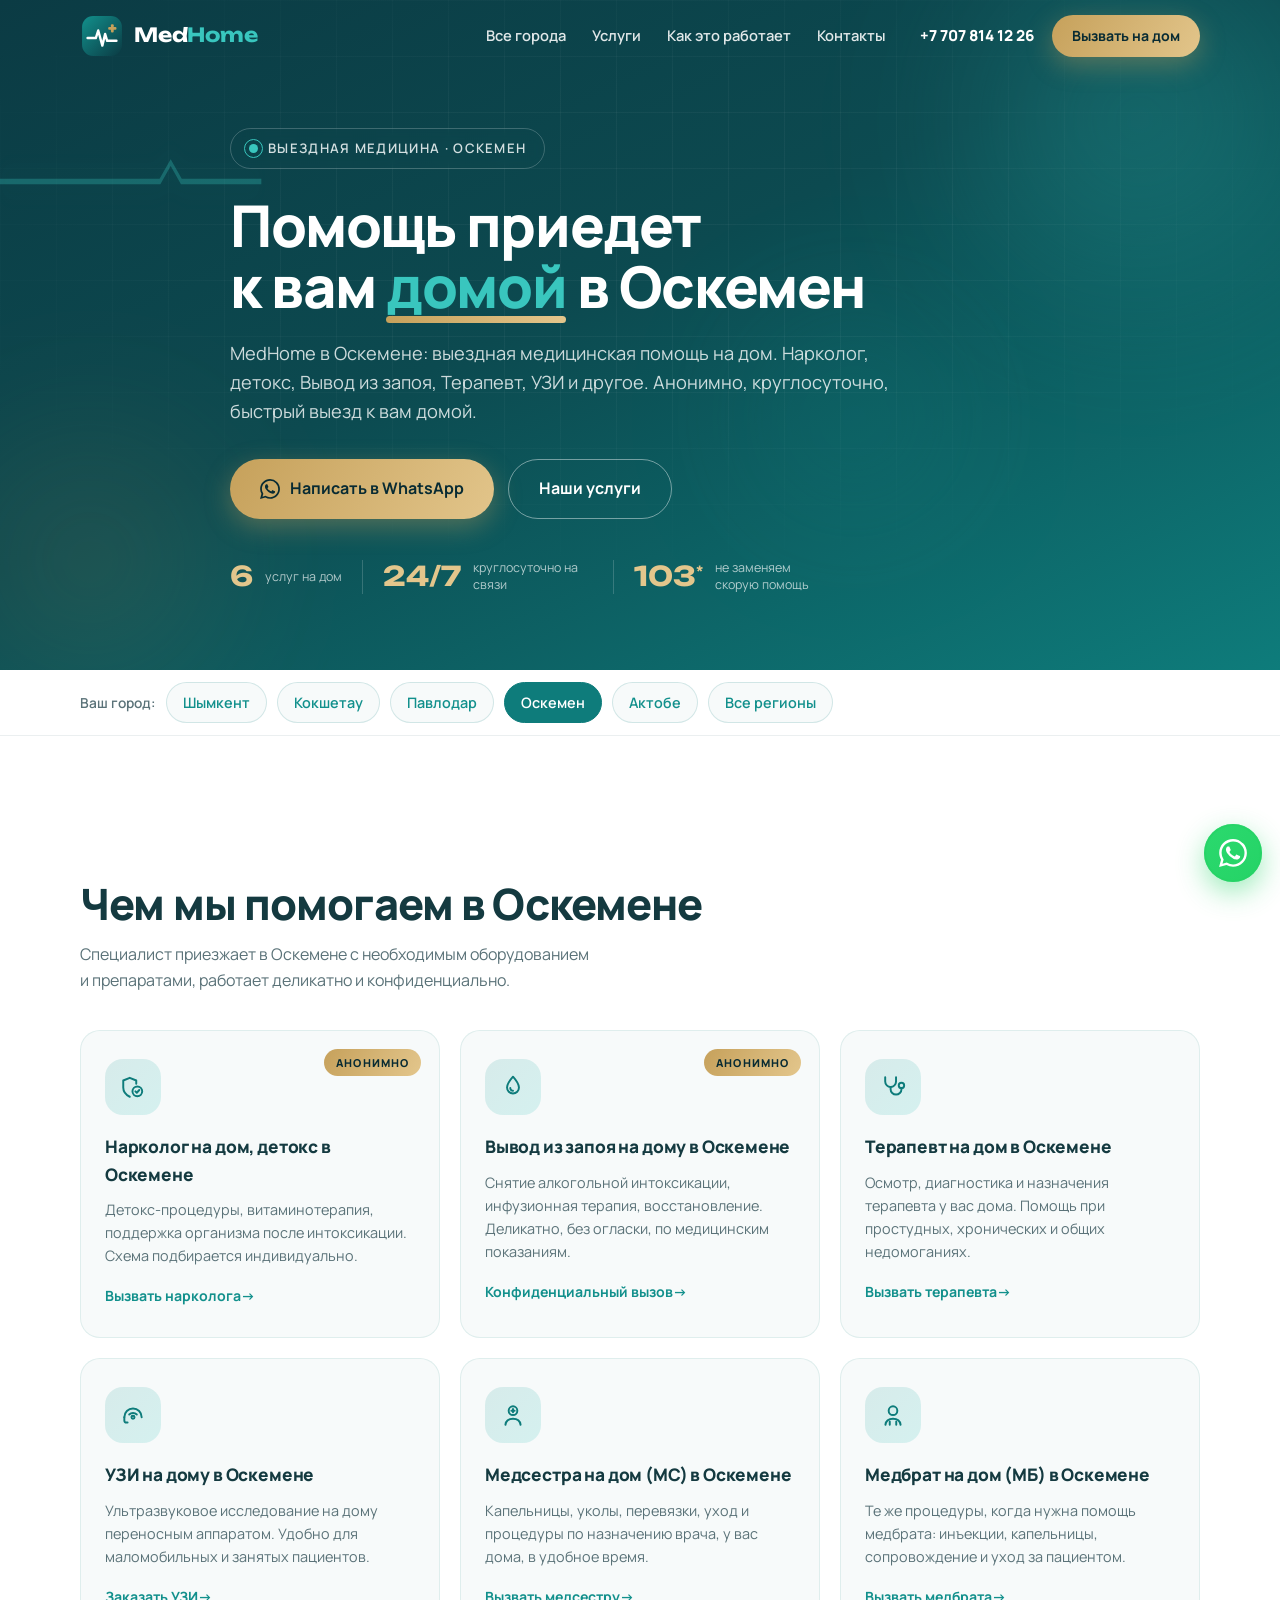
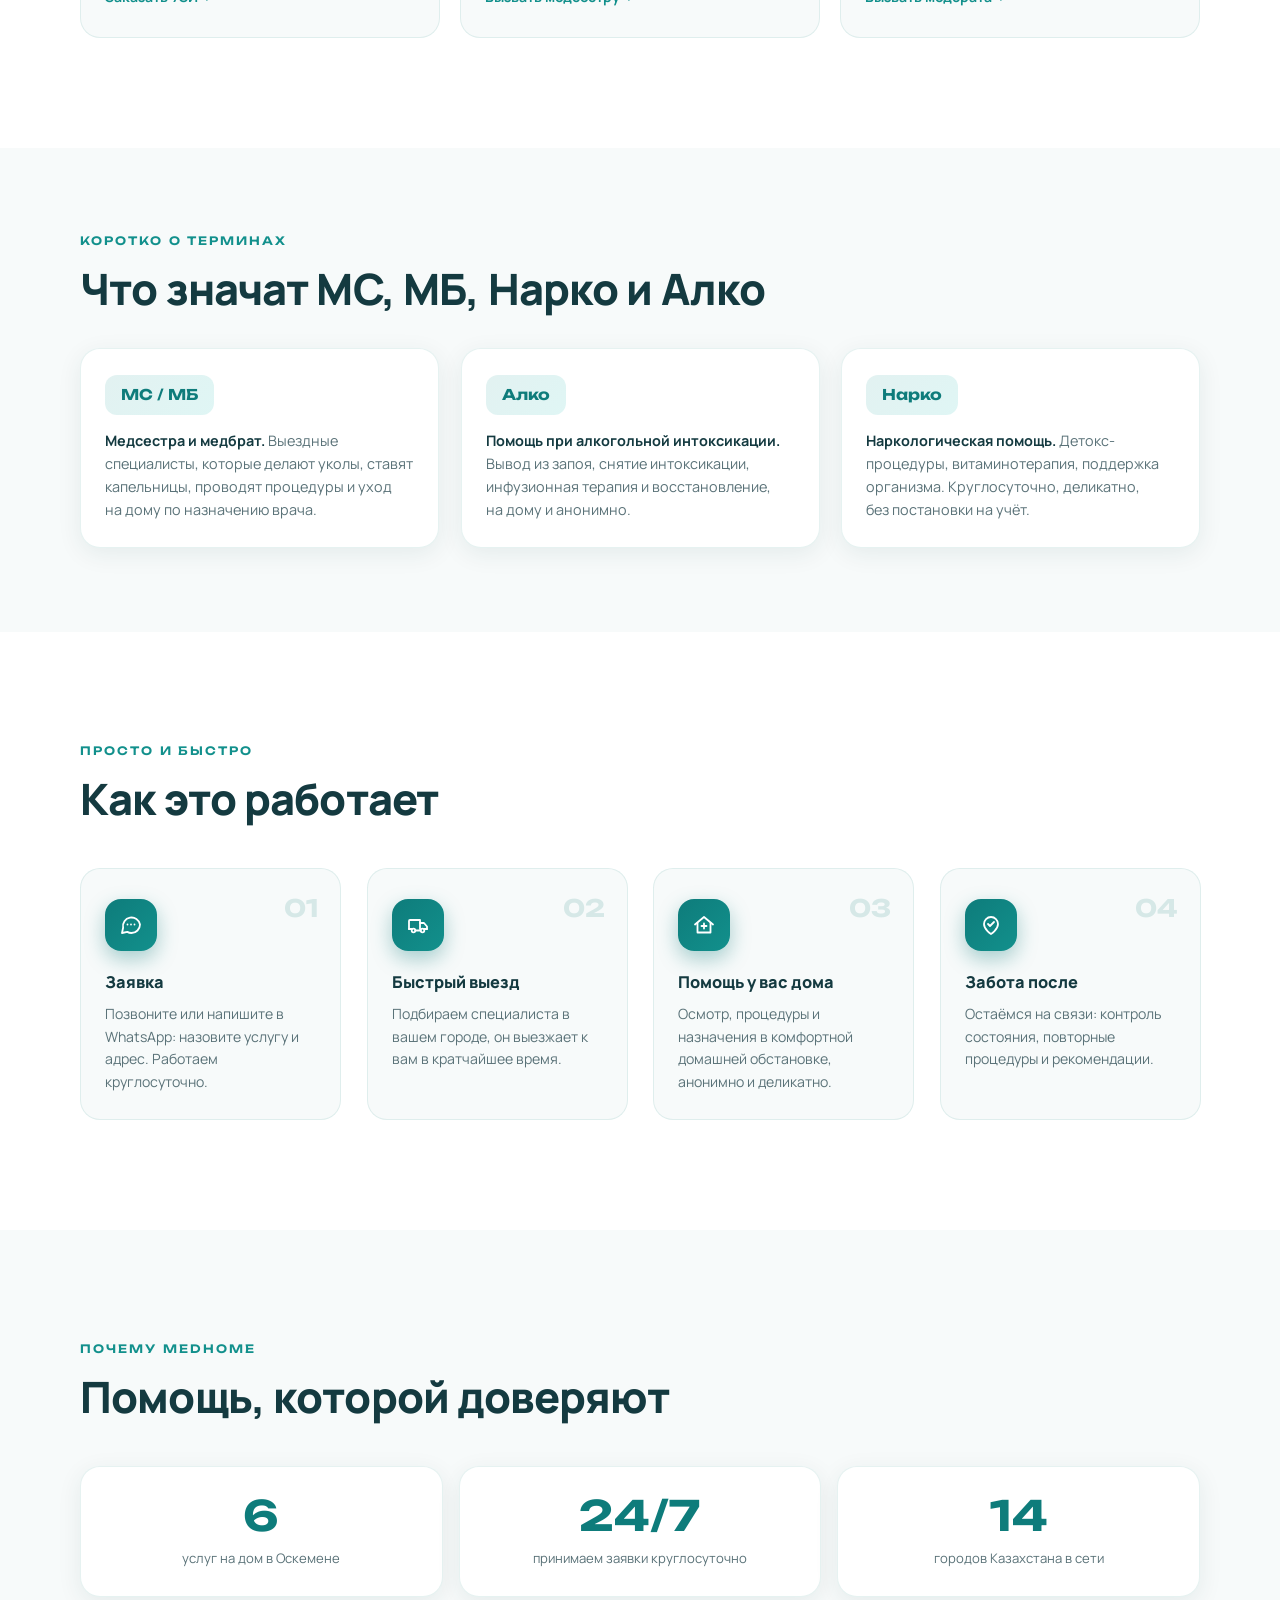
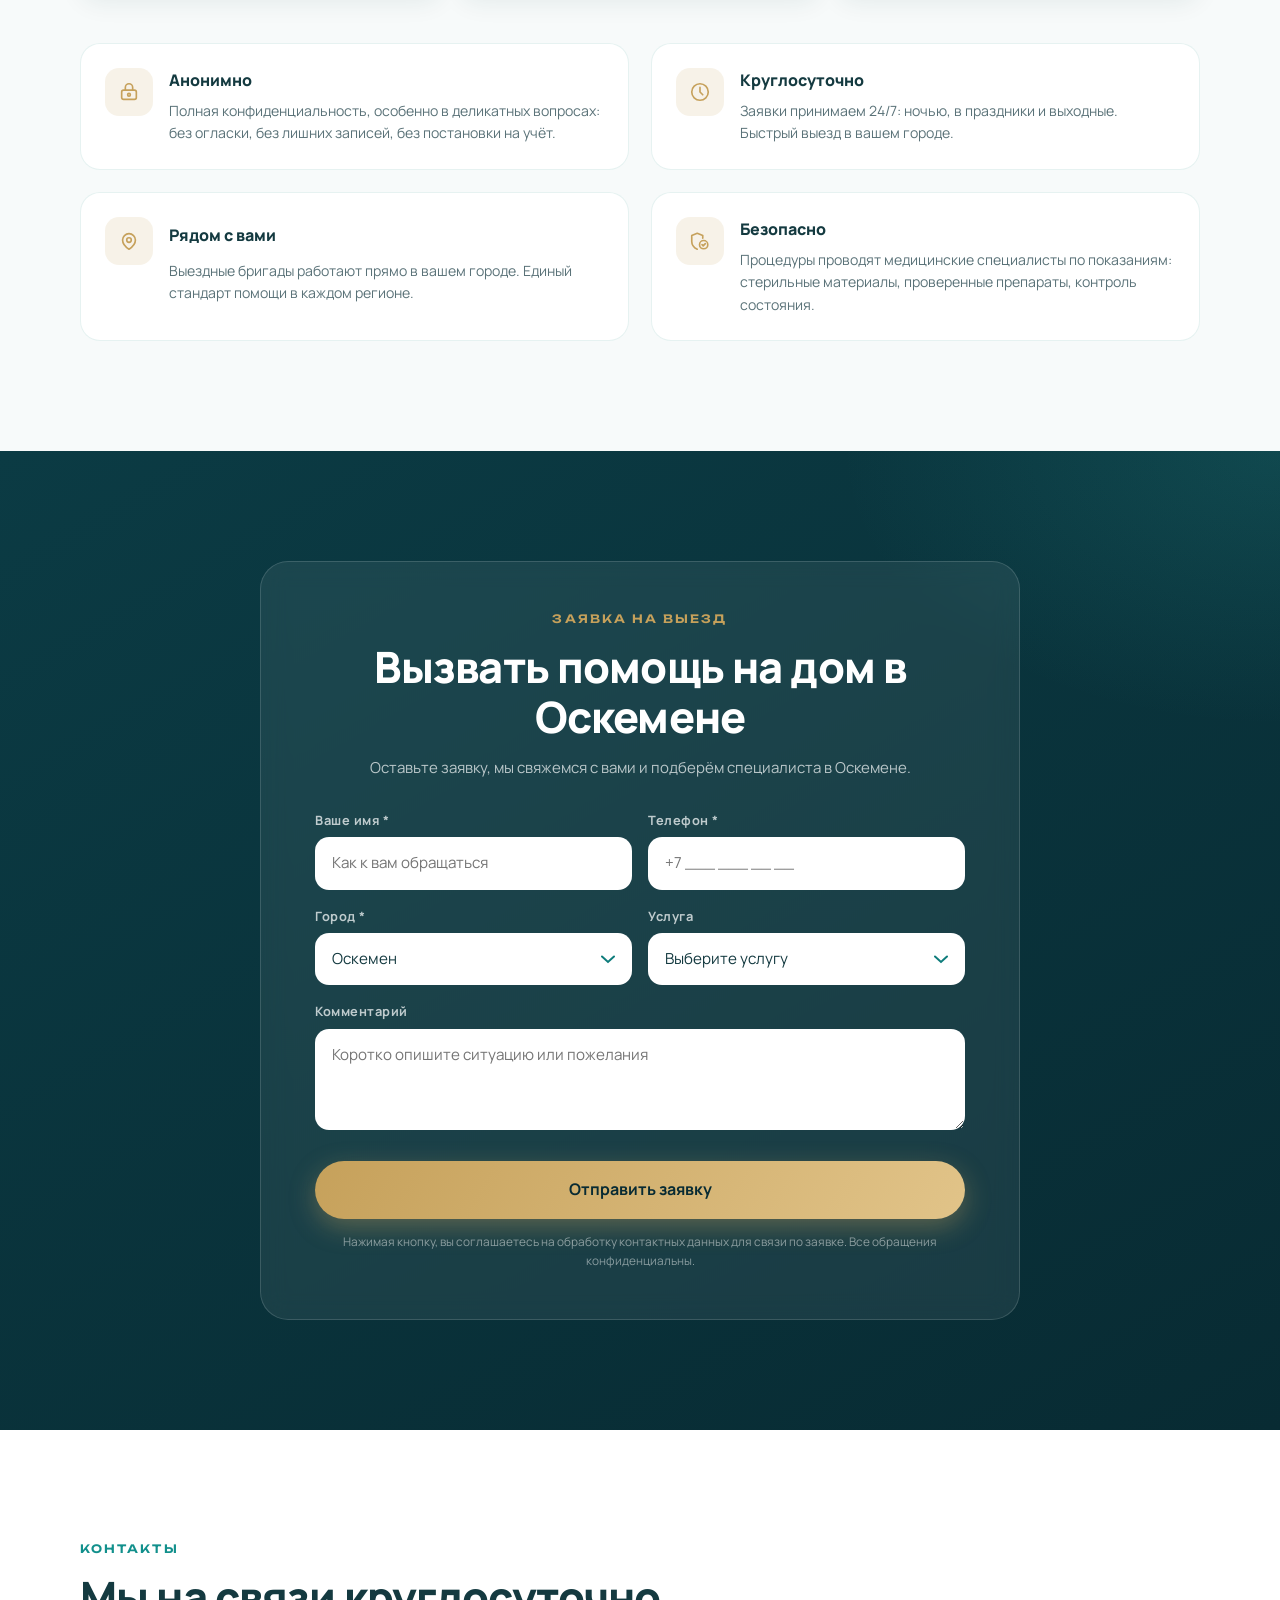
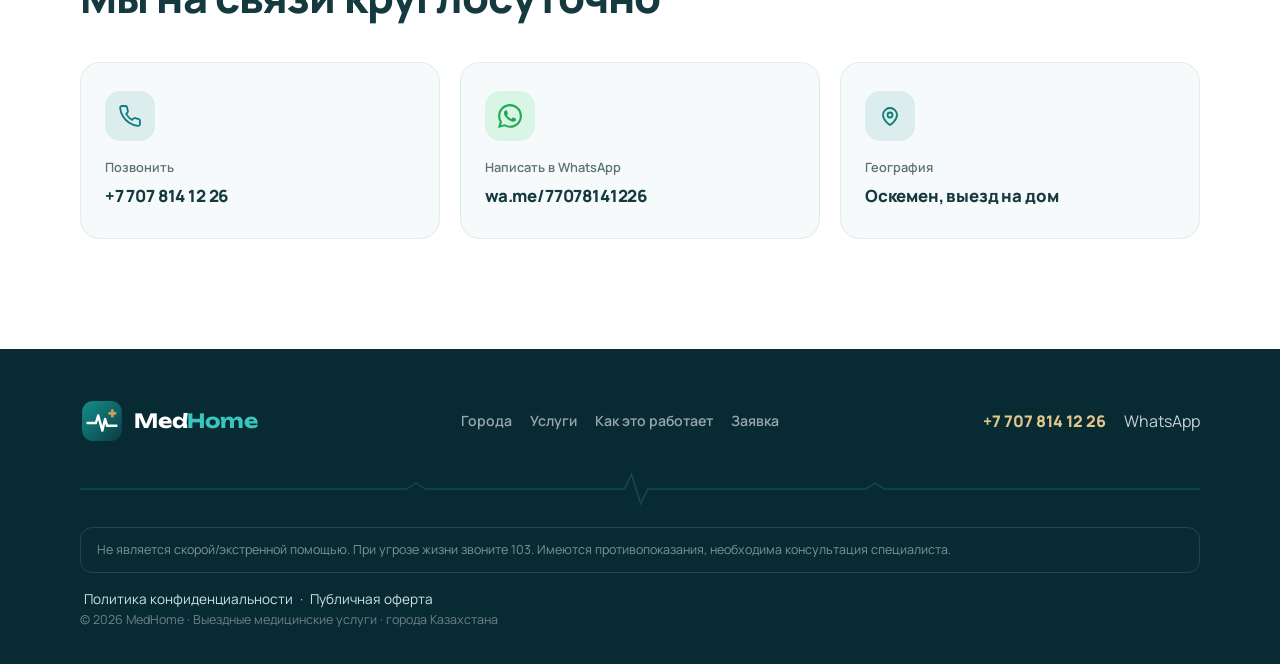
<file: oskemen.html>
<!DOCTYPE html>
<html lang="ru">
<head>
  <meta charset="UTF-8">
  <meta name="viewport" content="width=device-width, initial-scale=1.0">

  <!-- Google tag (gtag.js) — Google Ads AW-18395260701 (общий с основным med-home.kz; результаты делятся по кампаниям) -->
  <script async src="https://www.googletagmanager.com/gtag/js?id=AW-18395260701"></script>
  <script>
    window.dataLayer = window.dataLayer || [];
    function gtag(){dataLayer.push(arguments);}
    gtag('js', new Date());
    gtag('config', 'AW-18395260701');
    function gtag_report_phone(){gtag('event','conversion',{'send_to':'AW-18395260701/IDc9CP7orOMcEJ3OxcNE','value':1.0,'currency':'USD'});}
    function gtag_report_lead(){gtag('event','conversion',{'send_to':'AW-18395260701/Q282CNDwrOMcEJ3OxcNE','value':1.0,'currency':'USD'});}
    function gtag_report_contact(){gtag('event','conversion',{'send_to':'AW-18395260701/AlpuCOf1rOMcEJ3OxcNE','value':1.0,'currency':'USD'});}
  </script>
  <title>Медицинская помощь на дом в Оскемене (Усть-Каменогорск): вывод из запоя, нарколог, терапевт, УЗИ, медсестра | MedHome</title>
  <meta name="description" content="MedHome в Оскемене (Усть-Каменогорск): нарколог и вывод из запоя, терапевт, УЗИ, медсестра и медбрат на дом. Анонимно, круглосуточно.">
  <link rel="canonical" href="https://med-home.kz/regiony/oskemen.html">
  <meta name="theme-color" content="#0E7C7B">
  <meta property="og:type" content="website">
  <meta property="og:site_name" content="MedHome">
  <meta property="og:title" content="Медицинская помощь на дом в Оскемене (Усть-Каменогорск): вывод из запоя, нарколог, терапевт, УЗИ, медсестра | MedHome">
  <meta property="og:description" content="MedHome в Оскемене (Усть-Каменогорск): нарколог и вывод из запоя, терапевт, УЗИ, медсестра и медбрат на дом. Анонимно, круглосуточно.">
  <meta property="og:url" content="https://med-home.kz/regiony/oskemen.html">
  <meta property="og:image" content="https://med-home.kz/regiony/assets/og-image.jpg">
  <meta property="og:locale" content="ru_RU">
  <meta name="twitter:card" content="summary_large_image">
  <meta name="twitter:title" content="Медицинская помощь на дом в Оскемене (Усть-Каменогорск): вывод из запоя, нарколог, терапевт, УЗИ, медсестра | MedHome">
  <meta name="twitter:description" content="MedHome в Оскемене (Усть-Каменогорск): нарколог и вывод из запоя, терапевт, УЗИ, медсестра и медбрат на дом. Анонимно, круглосуточно.">
  <meta name="twitter:image" content="https://med-home.kz/regiony/assets/og-image.jpg">
  <link rel="icon" type="image/svg+xml" href="assets/favicon.svg">
  <link rel="preconnect" href="https://fonts.googleapis.com">
  <link rel="preconnect" href="https://fonts.gstatic.com" crossorigin>
  <link href="https://fonts.googleapis.com/css2?family=Manrope:wght@400;500;600;700;800&family=Unbounded:wght@500;600;700&display=swap" rel="stylesheet">
  <link rel="stylesheet" href="styles.css?v=4">
</head>
<body>
  <header class="header" id="header">
    <div class="container header-inner">
      <a href="index.html" class="logo" aria-label="MedHome, на главную">
        <img src="assets/logo-icon.svg" alt="Логотип MedHome" class="logo-icon" width="44" height="44">
        <span class="logo-word">Med<em>Home</em></span>
      </a>
      <nav class="nav" id="nav" aria-label="Основная навигация">
        <a href="index.html#goroda" class="nav-link">Все города</a>
        <a href="#uslugi" class="nav-link">Услуги</a>
        <a href="#kak-rabotaet" class="nav-link">Как это работает</a>
        <a href="#kontakty" class="nav-link">Контакты</a>
        <div class="nav-cta">
          <a href="tel:+77078141226" class="nav-phone">+7 707 814 12 26</a>
          <a href="#zayavka" class="btn btn-gold btn-sm">Вызвать на дом</a>
        </div>
      </nav>
      <a href="tel:+77078141226" class="header-call" aria-label="Позвонить: +7 707 814 12 26"><svg viewBox="0 0 24 24" width="20" height="20" fill="none" stroke="currentColor" stroke-width="2" stroke-linecap="round" stroke-linejoin="round" aria-hidden="true"><path d="M22 16.92v3a2 2 0 0 1-2.18 2 19.79 19.79 0 0 1-8.63-3.07 19.5 19.5 0 0 1-6-6 19.79 19.79 0 0 1-3.07-8.67A2 2 0 0 1 4.11 2h3a2 2 0 0 1 2 1.72c.12.96.36 1.9.7 2.81a2 2 0 0 1-.45 2.11L8.09 9.91a16 16 0 0 0 6 6l1.27-1.27a2 2 0 0 1 2.11-.45c.91.34 1.85.58 2.81.7A2 2 0 0 1 22 16.92z"/></svg></a>
      <button class="burger" id="burger" aria-label="Открыть меню" aria-expanded="false" aria-controls="nav">
        <span></span><span></span><span></span>
      </button>
    </div>
  </header>
  <section class="hero hero-city" id="hero">
    <div class="hero-bg" aria-hidden="true">
      <div class="glow glow-1"></div><div class="glow glow-2"></div><div class="glow glow-3"></div>
      <div class="hero-grid-lines"></div>
    </div>
    <div class="container hero-inner hero-inner-city">
      <div class="hero-text">
        <p class="hero-badge reveal"><span class="pulse-dot" aria-hidden="true"></span>Выездная медицина · Оскемен</p>
        <h1 class="hero-title">Помощь приедет<br>к&nbsp;вам <span class="accent-word">домой</span> в&nbsp;Оскемен</h1>
        <p class="hero-sub reveal d-2">MedHome в Оскемене: выездная медицинская помощь на&nbsp;дом. Нарколог, детокс, Вывод из запоя, Терапевт, УЗИ и&nbsp;другое. Анонимно, круглосуточно, быстрый выезд к&nbsp;вам домой.</p>
        <div class="hero-cta reveal d-3">
          <a href="https://wa.me/77078141226" class="btn btn-gold btn-lg" target="_blank" rel="noopener"><svg viewBox="0 0 24 24" width="20" height="20" fill="currentColor" aria-hidden="true"><path d="M17.47 14.38c-.3-.15-1.77-.87-2.04-.97-.27-.1-.47-.15-.67.15-.2.3-.77.97-.94 1.17-.17.2-.35.22-.65.07-.3-.15-1.26-.46-2.4-1.48-.89-.79-1.49-1.77-1.66-2.07-.17-.3-.02-.46.13-.61.13-.13.3-.35.45-.52.15-.17.2-.3.3-.5.1-.2.05-.37-.02-.52-.08-.15-.67-1.62-.92-2.22-.24-.58-.49-.5-.67-.51l-.57-.01c-.2 0-.52.07-.8.37-.27.3-1.04 1.02-1.04 2.5 0 1.47 1.07 2.89 1.22 3.09.15.2 2.11 3.22 5.1 4.51.71.31 1.27.49 1.7.63.72.23 1.37.2 1.88.12.58-.09 1.77-.72 2.02-1.42.25-.7.25-1.3.17-1.42-.07-.12-.27-.2-.57-.35M12.05 21.79h-.01a9.8 9.8 0 0 1-4.98-1.36l-.36-.21-3.7.97.99-3.61-.24-.37a9.77 9.77 0 0 1-1.5-5.22c0-5.4 4.4-9.79 9.81-9.79a9.75 9.75 0 0 1 9.79 9.8c0 5.4-4.4 9.79-9.8 9.79m8.33-18.11A11.7 11.7 0 0 0 12.04 0C5.5 0 .16 5.33.16 11.88c0 2.1.55 4.14 1.59 5.94L.06 24l6.33-1.66a11.85 11.85 0 0 0 5.65 1.44h.01c6.54 0 11.87-5.33 11.87-11.88 0-3.18-1.24-6.16-3.49-8.4"/></svg> Написать в WhatsApp</a>
          <a href="#uslugi" class="btn btn-outline btn-lg">Наши услуги</a>
        </div>
        <div class="hero-facts reveal d-4">
          <div class="fact"><strong>6</strong><span>услуг на дом</span></div>
          <div class="fact-sep" aria-hidden="true"></div>
          <div class="fact"><strong>24/7</strong><span>круглосуточно на связи</span></div>
          <div class="fact-sep" aria-hidden="true"></div>
          <div class="fact"><strong>103<sup>*</sup></strong><span>не заменяем скорую помощь</span></div>
        </div>
      </div>
    </div>
    <div class="hero-ecg-bottom" aria-hidden="true">
      <svg viewBox="0 0 1440 90" preserveAspectRatio="none">
        <path class="ecg-line-big" d="M0 50 H180 l12 -9 12 9 H360 l9 -32 12 62 9 -30 H620 l12 -9 12 9 H820 l9 -32 12 62 9 -30 H1080 l12 -9 12 9 H1260 l9 -32 12 62 9 -30 H1440"/>
      </svg>
    </div>
  </section>
  <nav class="city-switch" aria-label="Выбор города">
    <div class="container city-switch-inner">
      <span class="city-switch-label">Ваш город:</span>
      <a href="shymkent.html" class="city-switch-link">Шымкент</a>
      <a href="kokshetau.html" class="city-switch-link">Кокшетау</a>
      <a href="pavlodar.html" class="city-switch-link">Павлодар</a>
      <a href="oskemen.html" class="city-switch-link active">Оскемен</a>
      <a href="aktobe.html" class="city-switch-link">Актобе</a>
      <a href="regiony.html" class="city-switch-link">Все регионы</a>
    </div>
  </nav>
  <section class="section section-light" id="uslugi">
    <div class="container">
      <p class="eyebrow reveal">Услуги на дом · Оскемен</p>
      <h2 class="section-title reveal">Чем мы помогаем в Оскемене</h2>
      <p class="section-sub reveal">Специалист приезжает в Оскемене с&nbsp;необходимым оборудованием и&nbsp;препаратами, работает деликатно и&nbsp;конфиденциально.</p>
      <div class="services-grid">
        <article class="service-card reveal " id="narkologiya">
          <span class="service-tag">Анонимно</span>
          <div class="service-icon" aria-hidden="true"><svg viewBox="0 0 24 24" width="26" height="26" fill="none" stroke="currentColor" stroke-width="1.8" stroke-linecap="round" stroke-linejoin="round"><path d="M9 21c-3.5-1.7-6-4.6-6-8.5V6l6-2.5L15 6v3"/><circle cx="16" cy="16" r="4.5"/><path d="M14.2 16l1.3 1.3 2.3-2.5"/></svg></div>
          <h3>Нарколог на дом, детокс в Оскемене</h3>
          <p>Детокс-процедуры, витаминотерапия, поддержка организма после интоксикации. Схема подбирается индивидуально.</p>
          <a href="#zayavka" class="service-link">Вызвать нарколога<span aria-hidden="true"> →</span></a>
        </article>
        <article class="service-card reveal d-1" id="vyvod-iz-zapoya">
          <span class="service-tag">Анонимно</span>
          <div class="service-icon" aria-hidden="true"><svg viewBox="0 0 24 24" width="26" height="26" fill="none" stroke="currentColor" stroke-width="1.8" stroke-linecap="round" stroke-linejoin="round"><path d="M12 2.5s5.5 6.2 5.5 10a5.5 5.5 0 0 1-11 0c0-3.8 5.5-10 5.5-10z"/><path d="M9.5 13a2.5 2.5 0 0 0 2.5 2.5"/></svg></div>
          <h3>Вывод из запоя на дому в Оскемене</h3>
          <p>Снятие алкогольной интоксикации, инфузионная терапия, восстановление. Деликатно, без огласки, по медицинским показаниям.</p>
          <a href="#zayavka" class="service-link">Конфиденциальный вызов<span aria-hidden="true"> →</span></a>
        </article>
        <article class="service-card reveal d-2" id="terapevt">
          
          <div class="service-icon" aria-hidden="true"><svg viewBox="0 0 24 24" width="26" height="26" fill="none" stroke="currentColor" stroke-width="1.8" stroke-linecap="round" stroke-linejoin="round"><path d="M4.8 3v4a5 5 0 0 0 10 0V3"/><path d="M9.8 12v2a5 5 0 0 0 10 0v-1"/><circle cx="19.8" cy="10.5" r="2.5"/></svg></div>
          <h3>Терапевт на дом в Оскемене</h3>
          <p>Осмотр, диагностика и назначения терапевта у вас дома. Помощь при простудных, хронических и общих недомоганиях.</p>
          <a href="#zayavka" class="service-link">Вызвать терапевта<span aria-hidden="true"> →</span></a>
        </article>
        <article class="service-card reveal d-3" id="uzi">
          
          <div class="service-icon" aria-hidden="true"><svg viewBox="0 0 24 24" width="26" height="26" fill="none" stroke="currentColor" stroke-width="1.8" stroke-linecap="round" stroke-linejoin="round"><path d="M4 14a8 8 0 0 1 16 0"/><path d="M4 14v3a2 2 0 0 0 2 2h1"/><circle cx="12" cy="14" r="1.4"/><path d="M8.5 11.5a5 5 0 0 1 7 0"/></svg></div>
          <h3>УЗИ на дому в Оскемене</h3>
          <p>Ультразвуковое исследование на дому переносным аппаратом. Удобно для маломобильных и занятых пациентов.</p>
          <a href="#zayavka" class="service-link">Заказать УЗИ<span aria-hidden="true"> →</span></a>
        </article>
        <article class="service-card reveal d-4" id="medsestra">
          
          <div class="service-icon" aria-hidden="true"><svg viewBox="0 0 24 24" width="26" height="26" fill="none" stroke="currentColor" stroke-width="1.8" stroke-linecap="round" stroke-linejoin="round"><circle cx="12" cy="8" r="4"/><path d="M5 21c.5-3.5 3.4-5.5 7-5.5s6.5 2 7 5.5"/><path d="M12 6.5v3M10.5 8h3"/></svg></div>
          <h3>Медсестра на дом (МС) в Оскемене</h3>
          <p>Капельницы, уколы, перевязки, уход и процедуры по назначению врача, у вас дома, в удобное время.</p>
          <a href="#zayavka" class="service-link">Вызвать медсестру<span aria-hidden="true"> →</span></a>
        </article>
        <article class="service-card reveal d-1" id="medbrat">
          
          <div class="service-icon" aria-hidden="true"><svg viewBox="0 0 24 24" width="26" height="26" fill="none" stroke="currentColor" stroke-width="1.8" stroke-linecap="round" stroke-linejoin="round"><circle cx="12" cy="8" r="4"/><path d="M5 21c.5-3.5 3.4-5.5 7-5.5s6.5 2 7 5.5"/><path d="M9 21v-3M15 21v-3"/></svg></div>
          <h3>Медбрат на дом (МБ) в Оскемене</h3>
          <p>Те же процедуры, когда нужна помощь медбрата: инъекции, капельницы, сопровождение и уход за пациентом.</p>
          <a href="#zayavka" class="service-link">Вызвать медбрата<span aria-hidden="true"> →</span></a>
        </article>
      </div>
    </div>
  </section>
  <section class="section section-ivory section-glossary" id="glossariy">
    <div class="container">
      <p class="eyebrow reveal">Коротко о терминах</p>
      <h2 class="section-title reveal">Что значат МС, МБ, Нарко и Алко</h2>
      <div class="glossary-grid">
        <div class="glossary-card reveal">
          <span class="glossary-abbr">МС / МБ</span>
          <p><strong>Медсестра и медбрат.</strong> Выездные специалисты, которые делают уколы, ставят капельницы, проводят процедуры и&nbsp;уход на&nbsp;дому по&nbsp;назначению врача.</p>
        </div>
        <div class="glossary-card reveal d-1">
          <span class="glossary-abbr">Алко</span>
          <p><strong>Помощь при алкогольной интоксикации.</strong> Вывод из&nbsp;запоя, снятие интоксикации, инфузионная терапия и&nbsp;восстановление, на&nbsp;дому и&nbsp;анонимно.</p>
        </div>
        <div class="glossary-card reveal d-2">
          <span class="glossary-abbr">Нарко</span>
          <p><strong>Наркологическая помощь.</strong> Детокс-процедуры, витаминотерапия, поддержка организма. Круглосуточно, деликатно, без&nbsp;постановки на&nbsp;учёт.</p>
        </div>
      </div>
    </div>
  </section>
  <section class="section section-light" id="kak-rabotaet">
    <div class="container">
      <p class="eyebrow reveal">Просто и быстро</p>
      <h2 class="section-title reveal">Как это работает</h2>
      <ol class="steps">
        <li class="step reveal"><span class="step-num">01</span>
          <div class="step-icon" aria-hidden="true"><svg viewBox="0 0 24 24" width="24" height="24" fill="none" stroke="currentColor" stroke-width="1.8" stroke-linecap="round" stroke-linejoin="round"><path d="M21 11.5a8.5 8.5 0 0 1-8.5 8.5c-1.5 0-3-.4-4.2-1.1L3 20l1.1-5.3A8.5 8.5 0 1 1 21 11.5z"/><path d="M8.5 11.5h.01M12 11.5h.01M15.5 11.5h.01"/></svg></div>
          <h3>Заявка</h3><p>Позвоните или напишите в WhatsApp: назовите услугу и адрес. Работаем круглосуточно.</p></li>
        <li class="step reveal d-1"><span class="step-num">02</span>
          <div class="step-icon" aria-hidden="true"><svg viewBox="0 0 24 24" width="24" height="24" fill="none" stroke="currentColor" stroke-width="1.8" stroke-linecap="round" stroke-linejoin="round"><path d="M3 16V8a1 1 0 0 1 1-1h10v9"/><path d="M14 10h4l3 3.5V16h-2"/><circle cx="7.5" cy="17.5" r="1.8"/><circle cx="16.5" cy="17.5" r="1.8"/><path d="M9.3 17.5h5.4M3 16h2.7M18.3 16H21"/></svg></div>
          <h3>Быстрый выезд</h3><p>Подбираем специалиста в вашем городе, он выезжает к вам в кратчайшее время.</p></li>
        <li class="step reveal d-2"><span class="step-num">03</span>
          <div class="step-icon" aria-hidden="true"><svg viewBox="0 0 24 24" width="24" height="24" fill="none" stroke="currentColor" stroke-width="1.8" stroke-linecap="round" stroke-linejoin="round"><path d="M3 11.5 12 4l9 7.5"/><path d="M5.5 10v9.5h13V10"/><path d="M12 10.5v5M9.5 13h5"/></svg></div>
          <h3>Помощь у вас дома</h3><p>Осмотр, процедуры и назначения в комфортной домашней обстановке, анонимно и деликатно.</p></li>
        <li class="step reveal d-3"><span class="step-num">04</span>
          <div class="step-icon" aria-hidden="true"><svg viewBox="0 0 24 24" width="24" height="24" fill="none" stroke="currentColor" stroke-width="1.8" stroke-linecap="round" stroke-linejoin="round"><path d="M12 21s-7-4.4-7-10a7 7 0 0 1 14 0c0 5.6-7 10-7 10z"/><path d="M9 11l2 2 4-4"/></svg></div>
          <h3>Забота после</h3><p>Остаёмся на связи: контроль состояния, повторные процедуры и рекомендации.</p></li>
      </ol>
    </div>
  </section>
  <section class="section section-ivory" id="pochemu-my">
    <div class="container">
      <p class="eyebrow reveal">Почему MedHome</p>
      <h2 class="section-title reveal">Помощь, которой доверяют</h2>
      <div class="counters reveal">
        <div class="counter"><strong><span class="count" data-count="6">0</span></strong><span>услуг на дом в Оскемене</span></div>
        <div class="counter"><strong>24/7</strong><span>принимаем заявки круглосуточно</span></div>
        <div class="counter"><strong><span class="count" data-count="15">0</span></strong><span>городов Казахстана в сети</span></div>
      </div>
      <div class="why-grid">
        <div class="why-item reveal"><div class="why-icon" aria-hidden="true"><svg viewBox="0 0 24 24" width="22" height="22" fill="none" stroke="currentColor" stroke-width="1.8" stroke-linecap="round" stroke-linejoin="round"><rect x="4" y="10" width="16" height="10" rx="2"/><path d="M8 10V7a4 4 0 0 1 8 0v3"/><circle cx="12" cy="15" r="1.5"/></svg></div>
          <h3>Анонимно</h3><p>Полная конфиденциальность, особенно в деликатных вопросах: без огласки, без лишних записей, без постановки на&nbsp;учёт.</p></div>
        <div class="why-item reveal d-1"><div class="why-icon" aria-hidden="true"><svg viewBox="0 0 24 24" width="22" height="22" fill="none" stroke="currentColor" stroke-width="1.8" stroke-linecap="round" stroke-linejoin="round"><circle cx="12" cy="12" r="9"/><path d="M12 7v5l3 3"/></svg></div>
          <h3>Круглосуточно</h3><p>Заявки принимаем 24/7: ночью, в праздники и выходные. Быстрый выезд в&nbsp;вашем городе.</p></div>
        <div class="why-item reveal d-2"><div class="why-icon" aria-hidden="true"><svg viewBox="0 0 24 24" width="22" height="22" fill="none" stroke="currentColor" stroke-width="1.8" stroke-linecap="round" stroke-linejoin="round"><path d="M12 21s-7-4.4-7-10a7 7 0 0 1 14 0c0 5.6-7 10-7 10z"/><circle cx="12" cy="11" r="2.5"/></svg></div>
          <h3>Рядом с вами</h3><p>Выездные бригады работают прямо в&nbsp;вашем городе. Единый стандарт помощи в&nbsp;каждом регионе.</p></div>
        <div class="why-item reveal d-3"><div class="why-icon" aria-hidden="true"><svg viewBox="0 0 24 24" width="22" height="22" fill="none" stroke="currentColor" stroke-width="1.8" stroke-linecap="round" stroke-linejoin="round"><path d="M9 21c-3.5-1.7-6-4.6-6-8.5V6l6-2.5L15 6v3"/><circle cx="16" cy="16" r="4.5"/><path d="M14.2 16l1.3 1.3 2.3-2.5"/></svg></div>
          <h3>Безопасно</h3><p>Процедуры проводят медицинские специалисты по показаниям: стерильные материалы, проверенные препараты, контроль состояния.</p></div>
      </div>
    </div>
  </section>
  <section class="section section-form" id="zayavka">
    <div class="container">
      <div class="form-card reveal">
        <div class="form-head">
          <p class="eyebrow eyebrow-gold">Заявка на выезд</p>
          <h2 class="section-title">Вызвать помощь на дом в Оскемене</h2>
          <p class="form-note">Оставьте заявку, мы свяжемся с&nbsp;вами и&nbsp;подберём специалиста в Оскемене.</p>
        </div>
        <form id="leadForm" novalidate>
          <div class="form-row">
            <label class="field"><span>Ваше имя *</span>
              <input type="text" name="name" required autocomplete="name" placeholder="Как к вам обращаться"></label>
            <label class="field"><span>Телефон *</span>
              <input type="tel" name="phone" required autocomplete="tel" inputmode="tel" placeholder="+7 ___ ___ __ __"></label>
          </div>
          <div class="form-row">
            <label class="field"><span>Город *</span>
              <select name="city" required>
                <option selected>Оскемен</option>
                <option>Другой город</option>
              </select></label>
            <label class="field"><span>Услуга</span>
              <select name="service">
                <option value="" selected>Выберите услугу</option>
                <option>Нарколог, детокс</option>
                <option>Вывод из запоя (алко)</option>
                <option>Терапевт</option>
                <option>УЗИ на дому</option>
                <option>Медсестра (МС)</option>
                <option>Медбрат (МБ)</option>
                <option>Нужна консультация</option>
              </select></label>
          </div>
          <label class="field"><span>Комментарий</span>
            <textarea name="comment" rows="3" placeholder="Коротко опишите ситуацию или пожелания"></textarea></label>
          <button type="submit" class="btn btn-gold btn-lg btn-block">Отправить заявку</button>
          <p class="form-privacy">Нажимая кнопку, вы соглашаетесь на обработку контактных данных для связи по заявке. Все обращения конфиденциальны.</p>
        </form>
        <div class="form-success" id="formSuccess" hidden>
          <div class="success-icon" aria-hidden="true"><svg viewBox="0 0 24 24" width="34" height="34" fill="none" stroke="currentColor" stroke-width="2" stroke-linecap="round" stroke-linejoin="round"><circle cx="12" cy="12" r="10"/><path d="M8 12.5l2.7 2.7L16 9.5"/></svg></div>
          <h3>Спасибо! Заявка принята</h3>
          <p>Мы скоро свяжемся с вами. Если срочно, напишите нам в WhatsApp: <a href="https://wa.me/77078141226" target="_blank" rel="noopener">wa.me/77078141226</a> или позвоните <a href="tel:+77078141226">+7&nbsp;700&nbsp;000&nbsp;00&nbsp;00</a>.</p>
        </div>
      </div>
    </div>
  </section>
  <section class="section section-light" id="kontakty">
    <div class="container">
      <p class="eyebrow reveal">Контакты</p>
      <h2 class="section-title reveal">Мы на связи круглосуточно</h2>
      <div class="contact-grid">
        <a href="tel:+77078141226" class="contact-card reveal">
          <div class="contact-icon" aria-hidden="true"><svg viewBox="0 0 24 24" width="24" height="24" fill="none" stroke="currentColor" stroke-width="1.8" stroke-linecap="round" stroke-linejoin="round"><path d="M22 16.92v3a2 2 0 0 1-2.18 2 19.79 19.79 0 0 1-8.63-3.07 19.5 19.5 0 0 1-6-6 19.79 19.79 0 0 1-3.07-8.67A2 2 0 0 1 4.11 2h3a2 2 0 0 1 2 1.72c.12.96.36 1.9.7 2.81a2 2 0 0 1-.45 2.11L8.09 9.91a16 16 0 0 0 6 6l1.27-1.27a2 2 0 0 1 2.11-.45c.91.34 1.85.58 2.81.7A2 2 0 0 1 22 16.92z"/></svg></div>
          <span class="contact-label">Позвонить</span><strong>+7 707 814 12 26</strong></a>
        <a href="https://wa.me/77078141226" class="contact-card reveal d-1" target="_blank" rel="noopener">
          <div class="contact-icon contact-icon-wa" aria-hidden="true"><svg viewBox="0 0 24 24" width="24" height="24" fill="currentColor"><path d="M17.47 14.38c-.3-.15-1.77-.87-2.04-.97-.27-.1-.47-.15-.67.15-.2.3-.77.97-.94 1.17-.17.2-.35.22-.65.07-.3-.15-1.26-.46-2.4-1.48-.89-.79-1.49-1.77-1.66-2.07-.17-.3-.02-.46.13-.61.13-.13.3-.35.45-.52.15-.17.2-.3.3-.5.1-.2.05-.37-.02-.52-.08-.15-.67-1.62-.92-2.22-.24-.58-.49-.5-.67-.51l-.57-.01c-.2 0-.52.07-.8.37-.27.3-1.04 1.02-1.04 2.5 0 1.47 1.07 2.89 1.22 3.09.15.2 2.11 3.22 5.1 4.51.71.31 1.27.49 1.7.63.72.23 1.37.2 1.88.12.58-.09 1.77-.72 2.02-1.42.25-.7.25-1.3.17-1.42-.07-.12-.27-.2-.57-.35M12.05 21.79h-.01a9.8 9.8 0 0 1-4.98-1.36l-.36-.21-3.7.97.99-3.61-.24-.37a9.77 9.77 0 0 1-1.5-5.22c0-5.4 4.4-9.79 9.81-9.79a9.75 9.75 0 0 1 9.79 9.8c0 5.4-4.4 9.79-9.8 9.79m8.33-18.11A11.7 11.7 0 0 0 12.04 0C5.5 0 .16 5.33.16 11.88c0 2.1.55 4.14 1.59 5.94L.06 24l6.33-1.66a11.85 11.85 0 0 0 5.65 1.44h.01c6.54 0 11.87-5.33 11.87-11.88 0-3.18-1.24-6.16-3.49-8.4"/></svg></div>
          <span class="contact-label">Написать в WhatsApp</span><strong>wa.me/77078141226</strong></a>
        <div class="contact-card reveal d-2">
          <div class="contact-icon" aria-hidden="true"><svg viewBox="0 0 24 24" width="24" height="24" fill="none" stroke="currentColor" stroke-width="1.8" stroke-linecap="round" stroke-linejoin="round"><path d="M12 21s-7-4.4-7-10a7 7 0 0 1 14 0c0 5.6-7 10-7 10z"/><circle cx="12" cy="11" r="2.5"/></svg></div>
          <span class="contact-label">География</span><strong>Оскемен, выезд на дом</strong></div>
      </div>
    </div>
  </section>
  <footer class="footer">
    <div class="container">
      <div class="footer-top">
        <a href="index.html" class="logo logo-footer" aria-label="MedHome">
          <img src="assets/logo-icon.svg" alt="Логотип MedHome" class="logo-icon" width="40" height="40" loading="lazy" decoding="async">
          <span class="logo-word">Med<em>Home</em></span>
        </a>
        <nav class="footer-nav" aria-label="Навигация в подвале">
          <a href="index.html#goroda">Города</a>
          <a href="#uslugi">Услуги</a>
          <a href="#kak-rabotaet">Как это работает</a>
          <a href="#zayavka">Заявка</a>
        </nav>
        <div class="footer-contacts">
          <a href="tel:+77078141226" class="footer-phone">+7 707 814 12 26</a>
          <a href="https://wa.me/77078141226" target="_blank" rel="noopener">WhatsApp</a>
        </div>
      </div>
      <div class="footer-ecg" aria-hidden="true">
        <svg viewBox="0 0 1440 60" preserveAspectRatio="none"><path d="M0 30 H420 l12 -9 12 9 H700 l9 -22 12 44 9 -22 H1010 l12 -9 12 9 H1440" fill="none" stroke="rgba(57,198,190,.25)" stroke-width="2"/></svg>
      </div>
      <p class="footer-disclaimer">Не является скорой/экстренной помощью. При угрозе жизни звоните 103. Имеются противопоказания, необходима консультация специалиста.</p>
        <p class="footer-legal"><a href="privacy.html">Политика конфиденциальности</a> · <a href="oferta.html">Публичная оферта</a></p>
      <p class="footer-copy">© <span id="year">2026</span> MedHome · Выездные медицинские услуги · города Казахстана</p>
    </div>
  </footer>
  <a href="https://wa.me/77078141226" class="wa-float" target="_blank" rel="noopener" aria-label="Написать в WhatsApp">
    <span class="wa-ring" aria-hidden="true"></span>
    <svg viewBox="0 0 24 24" width="28" height="28" fill="currentColor" aria-hidden="true"><path d="M17.47 14.38c-.3-.15-1.77-.87-2.04-.97-.27-.1-.47-.15-.67.15-.2.3-.77.97-.94 1.17-.17.2-.35.22-.65.07-.3-.15-1.26-.46-2.4-1.48-.89-.79-1.49-1.77-1.66-2.07-.17-.3-.02-.46.13-.61.13-.13.3-.35.45-.52.15-.17.2-.3.3-.5.1-.2.05-.37-.02-.52-.08-.15-.67-1.62-.92-2.22-.24-.58-.49-.5-.67-.51l-.57-.01c-.2 0-.52.07-.8.37-.27.3-1.04 1.02-1.04 2.5 0 1.47 1.07 2.89 1.22 3.09.15.2 2.11 3.22 5.1 4.51.71.31 1.27.49 1.7.63.72.23 1.37.2 1.88.12.58-.09 1.77-.72 2.02-1.42.25-.7.25-1.3.17-1.42-.07-.12-.27-.2-.57-.35M12.05 21.79h-.01a9.8 9.8 0 0 1-4.98-1.36l-.36-.21-3.7.97.99-3.61-.24-.37a9.77 9.77 0 0 1-1.5-5.22c0-5.4 4.4-9.79 9.81-9.79a9.75 9.75 0 0 1 9.79 9.8c0 5.4-4.4 9.79-9.8 9.79m8.33-18.11A11.7 11.7 0 0 0 12.04 0C5.5 0 .16 5.33.16 11.88c0 2.1.55 4.14 1.59 5.94L.06 24l6.33-1.66a11.85 11.85 0 0 0 5.65 1.44h.01c6.54 0 11.87-5.33 11.87-11.88 0-3.18-1.24-6.16-3.49-8.4"/></svg>
  </a>
  <script>
    window.MEDHOME_LEAD = {
      worker: 'https://medhome-leadbot.alikanafin0.workers.dev',
      secret: 'd6867dcdbdcfb8f2f2fda561a1081566cc8e1bc58fe306fb',
      site: 'MedHome (регионы)',
      wa: '77078141226',
      city: 'Оскемен'
    };
  </script>
  <script src="lead-capture.js?v=1" defer></script>
  <script src="script.js?v=4" defer></script>
</body>
</html>
</file>
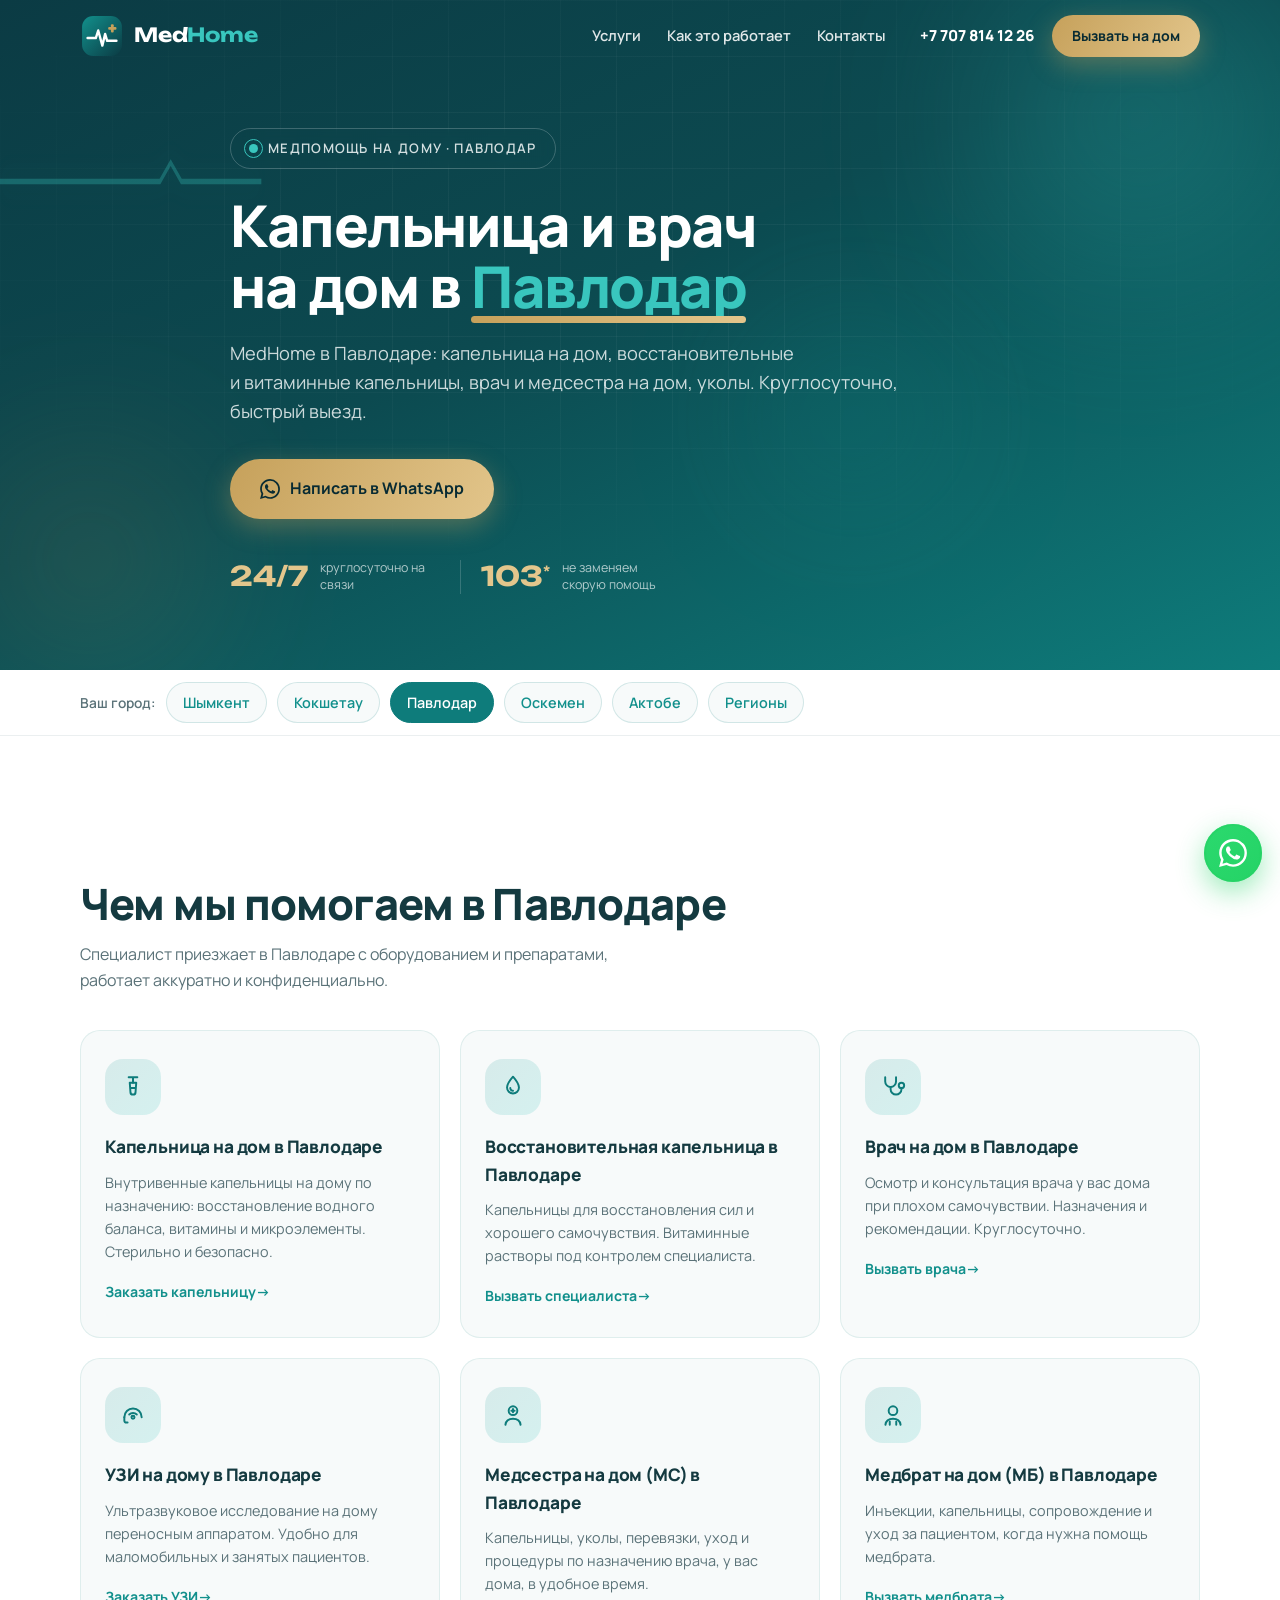
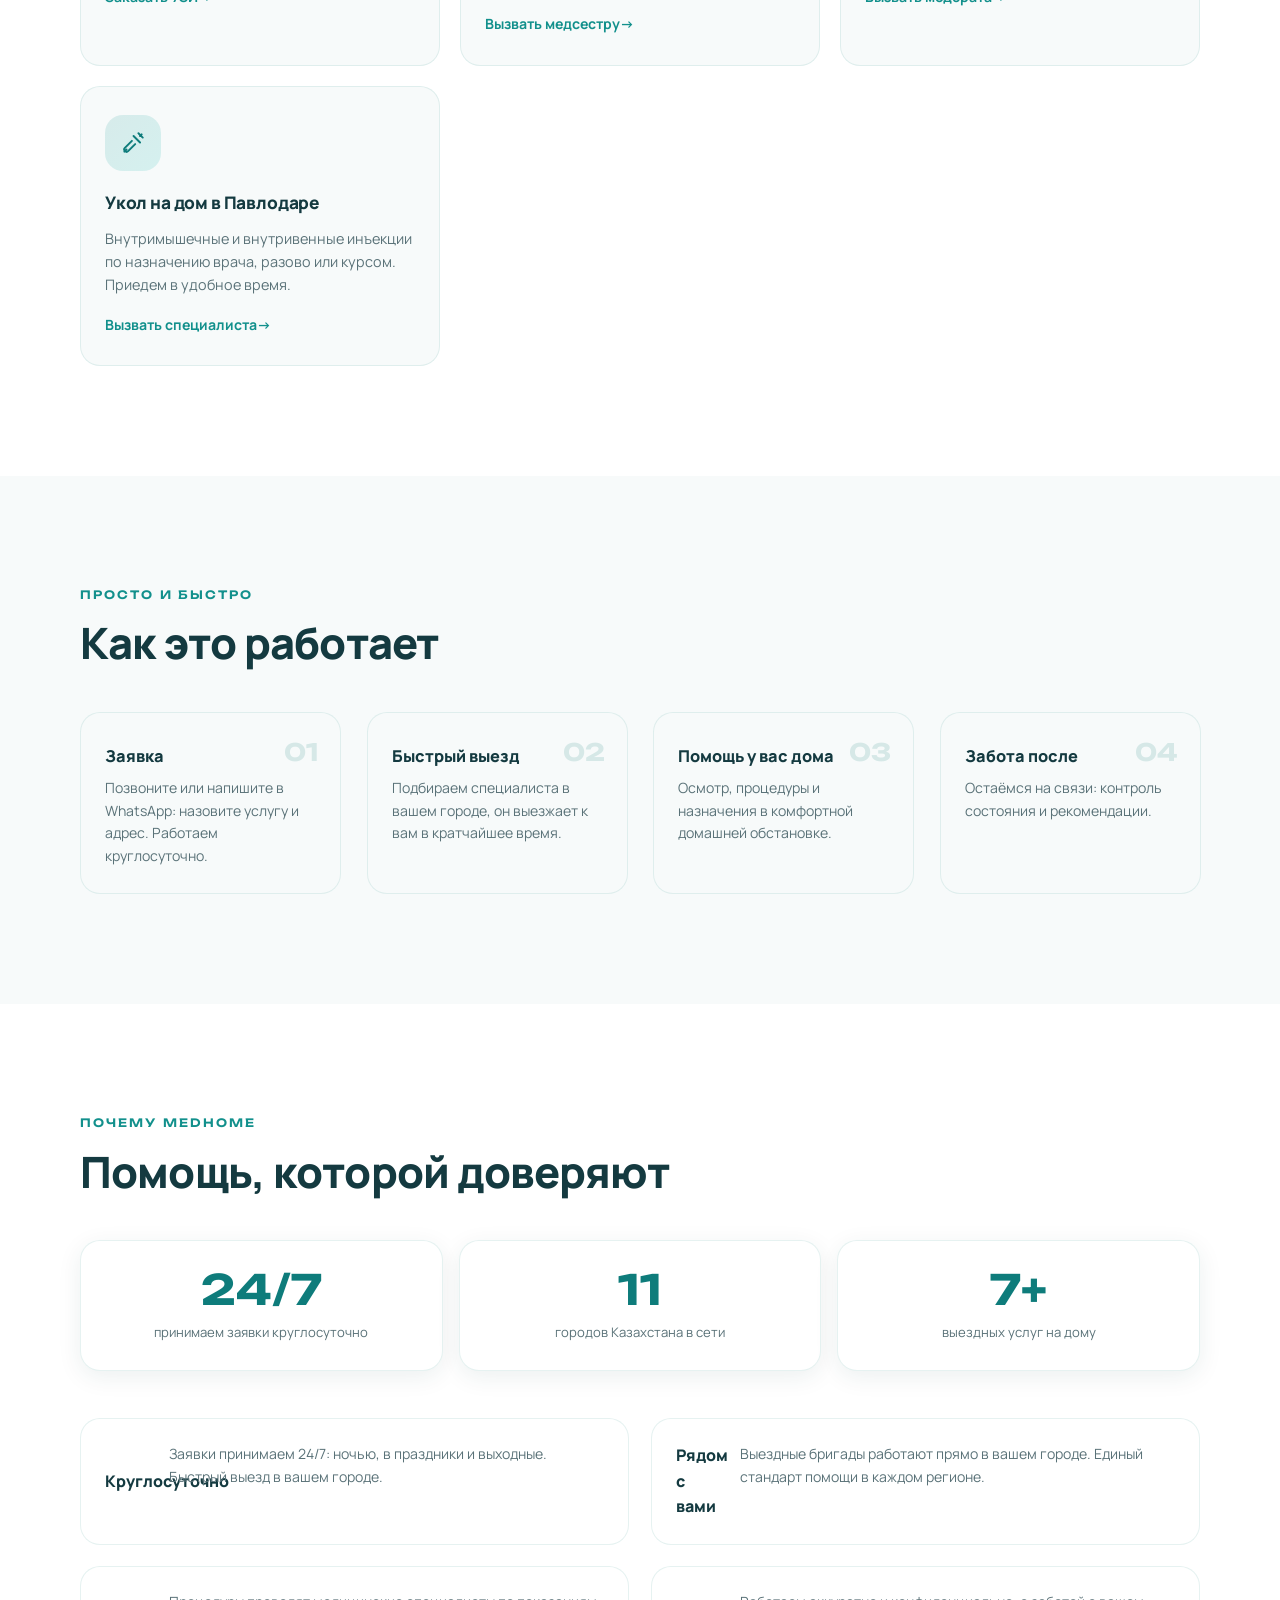
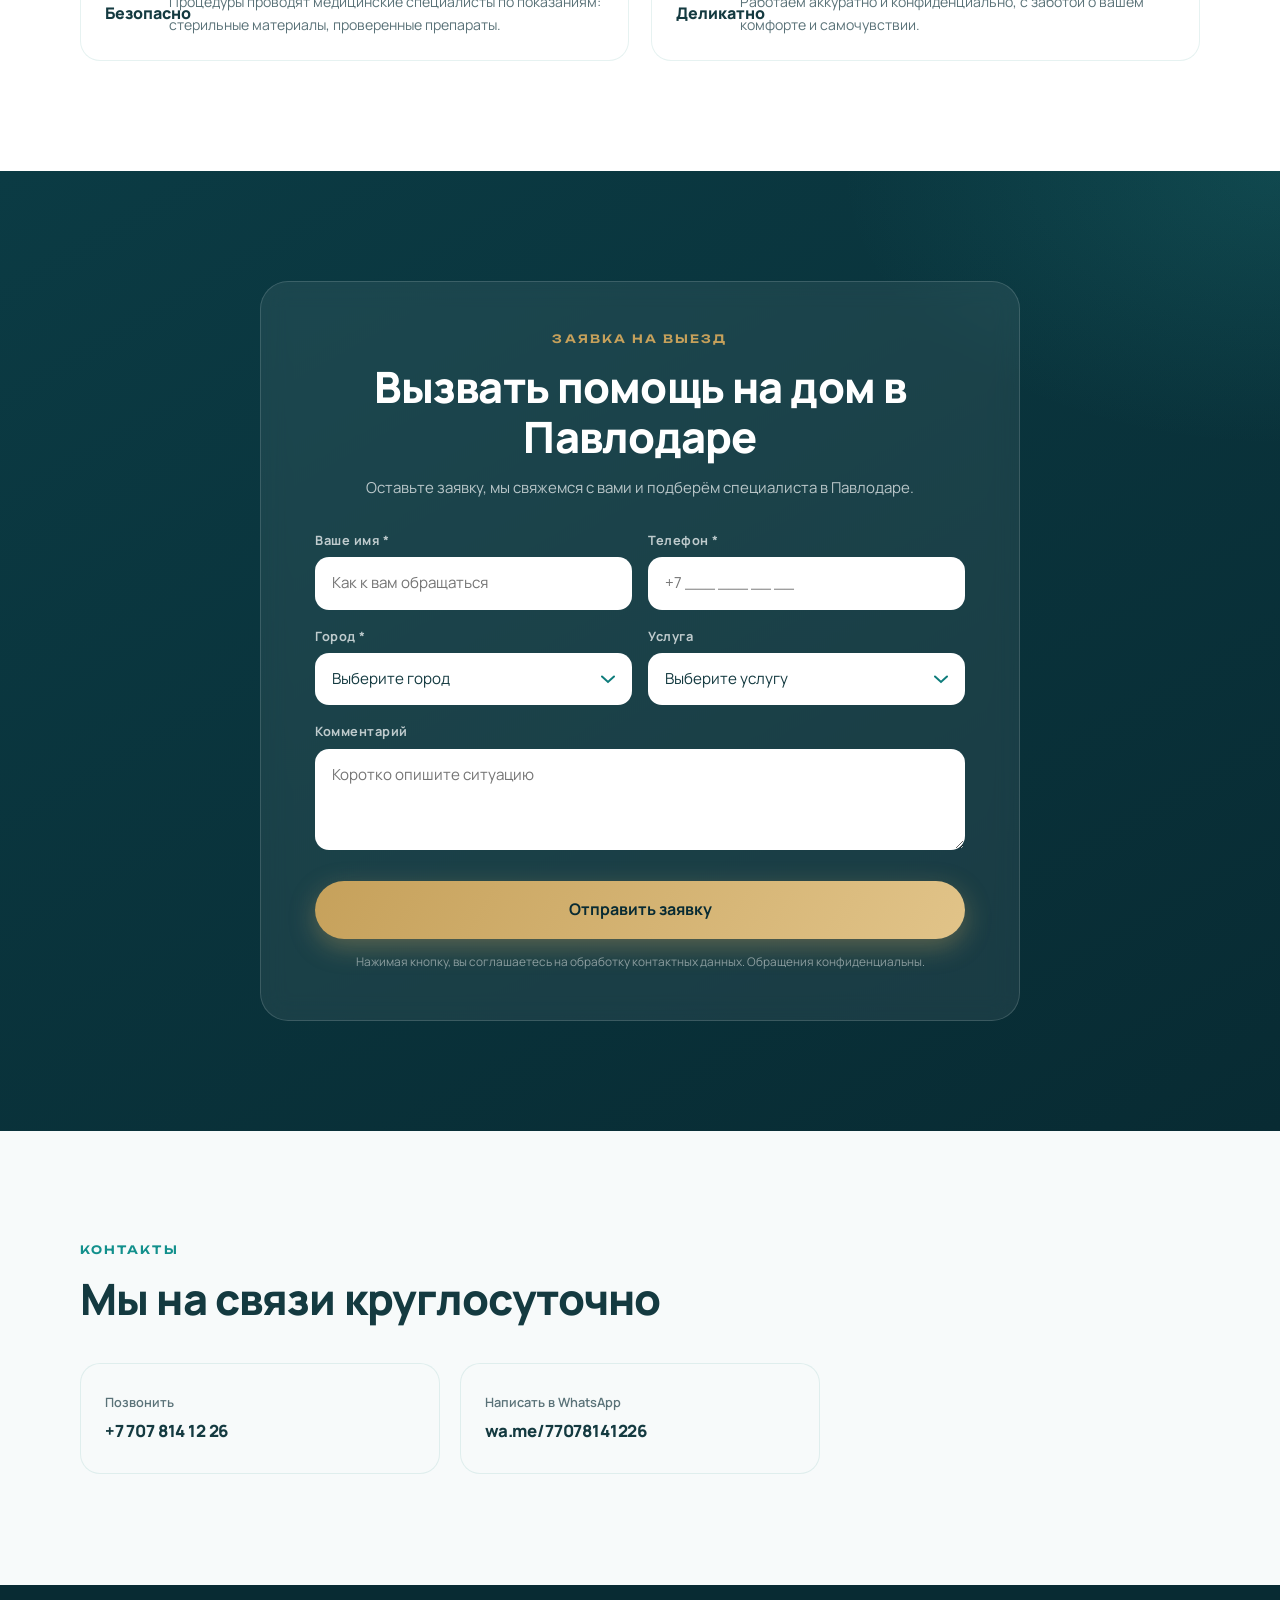
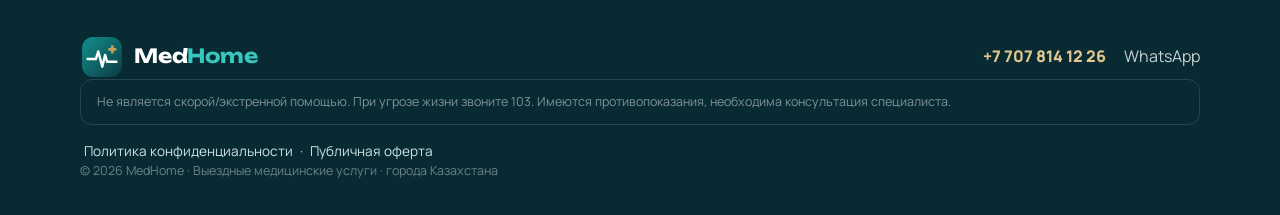
<file: pavlodar-med.html>
<!DOCTYPE html>
<html lang="ru">
<head>
  <meta charset="UTF-8">
  <meta name="viewport" content="width=device-width, initial-scale=1.0">
  <!-- Google tag (gtag.js) — Google Ads AW-18395260701 -->
  <script async src="https://www.googletagmanager.com/gtag/js?id=AW-18395260701"></script>
  <script>
    window.dataLayer = window.dataLayer || [];
    function gtag(){dataLayer.push(arguments);}
    gtag('js', new Date());
    gtag('config', 'AW-18395260701');
    function gtag_report_phone(){gtag('event','conversion',{'send_to':'AW-18395260701/IDc9CP7orOMcEJ3OxcNE','value':1.0,'currency':'USD'});}
    function gtag_report_lead(){gtag('event','conversion',{'send_to':'AW-18395260701/Q282CNDwrOMcEJ3OxcNE','value':1.0,'currency':'USD'});}
    function gtag_report_contact(){gtag('event','conversion',{'send_to':'AW-18395260701/AlpuCOf1rOMcEJ3OxcNE','value':1.0,'currency':'USD'});}
  </script>
  <title>Капельница и врач на дом в Павлодаре | MedHome</title>
  <meta name="description" content="MedHome в Павлодаре: капельница на дом, восстановительные и витаминные капельницы, врач и медсестра на дом, уколы. Круглосуточно, быстрый выезд.">
  <link rel="canonical" href="https://med-home.kz/regiony/pavlodar-med.html">
  <meta name="theme-color" content="#0E7C7B">
  <meta property="og:type" content="website"><meta property="og:site_name" content="MedHome">
  <meta property="og:title" content="Капельница и врач на дом в Павлодаре | MedHome"><meta property="og:description" content="MedHome в Павлодаре: капельница на дом, восстановительные и витаминные капельницы, врач и медсестра на дом, уколы. Круглосуточно, быстрый выезд.">
  <meta property="og:url" content="https://med-home.kz/regiony/pavlodar-med.html"><meta property="og:image" content="https://med-home.kz/regiony/assets/og-image.jpg">
  <meta property="og:locale" content="ru_RU">
  <link rel="icon" type="image/svg+xml" href="assets/favicon.svg">
  <link rel="preconnect" href="https://fonts.googleapis.com"><link rel="preconnect" href="https://fonts.gstatic.com" crossorigin>
  <link href="https://fonts.googleapis.com/css2?family=Manrope:wght@400;500;600;700;800&family=Unbounded:wght@500;600;700&display=swap" rel="stylesheet">
  <link rel="stylesheet" href="styles.css?v=4">
</head>
<body>
  <header class="header" id="header"><div class="container header-inner">
    <a href="index.html" class="logo" aria-label="MedHome"><img src="assets/logo-icon.svg" alt="MedHome" class="logo-icon" width="44" height="44"><span class="logo-word">Med<em>Home</em></span></a>
    <nav class="nav" id="nav" aria-label="Меню">
      <a href="#uslugi" class="nav-link">Услуги</a><a href="#kak-rabotaet" class="nav-link">Как это работает</a><a href="#kontakty" class="nav-link">Контакты</a>
      <div class="nav-cta"><a href="tel:+77078141226" class="nav-phone">+7 707 814 12 26</a><a href="#zayavka" class="btn btn-gold btn-sm">Вызвать на дом</a></div>
    </nav>
    <a href="tel:+77078141226" class="header-call" aria-label="Позвонить"><svg viewBox="0 0 24 24" width="20" height="20" fill="none" stroke="currentColor" stroke-width="2" stroke-linecap="round" stroke-linejoin="round" aria-hidden="true"><path d="M22 16.92v3a2 2 0 0 1-2.18 2 19.79 19.79 0 0 1-8.63-3.07 19.5 19.5 0 0 1-6-6 19.79 19.79 0 0 1-3.07-8.67A2 2 0 0 1 4.11 2h3a2 2 0 0 1 2 1.72c.12.96.36 1.9.7 2.81a2 2 0 0 1-.45 2.11L8.09 9.91a16 16 0 0 0 6 6l1.27-1.27a2 2 0 0 1 2.11-.45c.91.34 1.85.58 2.81.7A2 2 0 0 1 22 16.92z"/></svg></a>
    <button class="burger" id="burger" aria-label="Меню" aria-expanded="false" aria-controls="nav"><span></span><span></span><span></span></button>
  </div></header>
  <section class="hero hero-city" id="hero">
    <div class="hero-bg" aria-hidden="true"><div class="glow glow-1"></div><div class="glow glow-2"></div><div class="glow glow-3"></div><div class="hero-grid-lines"></div></div>
    <div class="container hero-inner hero-inner-city"><div class="hero-text">
      <p class="hero-badge reveal"><span class="pulse-dot" aria-hidden="true"></span>Медпомощь на дому · Павлодар</p>
      <h1 class="hero-title">Капельница и врач<br>на&nbsp;дом в&nbsp;<span class="accent-word">Павлодар</span></h1>
      <p class="hero-sub reveal d-2">MedHome в Павлодаре: капельница на&nbsp;дом, восстановительные и&nbsp;витаминные капельницы, врач и&nbsp;медсестра на&nbsp;дом, уколы. Круглосуточно, быстрый выезд.</p>
      <div class="hero-cta reveal d-3">
        <a href="https://wa.me/77078141226" class="btn btn-gold btn-lg" target="_blank" rel="noopener"><svg viewBox="0 0 24 24" width="20" height="20" fill="currentColor" aria-hidden="true"><path d="M17.47 14.38c-.3-.15-1.77-.87-2.04-.97-.27-.1-.47-.15-.67.15-.2.3-.77.97-.94 1.17-.17.2-.35.22-.65.07-.3-.15-1.26-.46-2.4-1.48-.89-.79-1.49-1.77-1.66-2.07-.17-.3-.02-.46.13-.61.13-.13.3-.35.45-.52.15-.17.2-.3.3-.5.1-.2.05-.37-.02-.52-.08-.15-.67-1.62-.92-2.22-.24-.58-.49-.5-.67-.51l-.57-.01c-.2 0-.52.07-.8.37-.27.3-1.04 1.02-1.04 2.5 0 1.47 1.07 2.89 1.22 3.09.15.2 2.11 3.22 5.1 4.51.71.31 1.27.49 1.7.63.72.23 1.37.2 1.88.12.58-.09 1.77-.72 2.02-1.42.25-.7.25-1.3.17-1.42-.07-.12-.27-.2-.57-.35M12.05 21.79h-.01a9.8 9.8 0 0 1-4.98-1.36l-.36-.21-3.7.97.99-3.61-.24-.37a9.77 9.77 0 0 1-1.5-5.22c0-5.4 4.4-9.79 9.81-9.79a9.75 9.75 0 0 1 9.79 9.8c0 5.4-4.4 9.79-9.8 9.79m8.33-18.11A11.7 11.7 0 0 0 12.04 0C5.5 0 .16 5.33.16 11.88c0 2.1.55 4.14 1.59 5.94L.06 24l6.33-1.66a11.85 11.85 0 0 0 5.65 1.44h.01c6.54 0 11.87-5.33 11.87-11.88 0-3.18-1.24-6.16-3.49-8.4"/></svg> Написать в WhatsApp</a>
        <a href="#uslugi" class="btn btn-outline btn-lg">Наши услуги</a>
      </div>
      <div class="hero-facts reveal d-4"><div class="fact"><strong>24/7</strong><span>круглосуточно на связи</span></div><div class="fact-sep" aria-hidden="true"></div><div class="fact"><strong>103<sup>*</sup></strong><span>не заменяем скорую помощь</span></div></div>
    </div></div>
    <div class="hero-ecg-bottom" aria-hidden="true"><svg viewBox="0 0 1440 90" preserveAspectRatio="none"><path class="ecg-line-big" d="M0 50 H180 l12 -9 12 9 H360 l9 -32 12 62 9 -30 H620 l12 -9 12 9 H820 l9 -32 12 62 9 -30 H1080 l12 -9 12 9 H1260 l9 -32 12 62 9 -30 H1440"/></svg></div>
  </section>
  <nav class="city-switch" aria-label="Город"><div class="container city-switch-inner"><span class="city-switch-label">Ваш город:</span> <a href="shymkent-med.html" class="city-switch-link">Шымкент</a> <a href="kokshetau-med.html" class="city-switch-link">Кокшетау</a> <a href="pavlodar-med.html" class="city-switch-link active">Павлодар</a> <a href="oskemen-med.html" class="city-switch-link">Оскемен</a> <a href="aktobe-med.html" class="city-switch-link">Актобе</a> <a href="regiony-med.html" class="city-switch-link">Регионы</a></div></nav>
  <section class="section section-light" id="uslugi"><div class="container">
    <p class="eyebrow reveal">Услуги на дом</p><h2 class="section-title reveal">Чем мы помогаем в Павлодаре</h2><p class="section-sub reveal">Специалист приезжает в Павлодаре с&nbsp;оборудованием и&nbsp;препаратами, работает аккуратно и&nbsp;конфиденциально.</p>
    <div class="services-grid">
      <article class="service-card reveal " id="kapelnica"><div class="service-icon" aria-hidden="true"><svg viewBox="0 0 24 24" width="26" height="26" fill="none" stroke="currentColor" stroke-width="1.8" stroke-linecap="round" stroke-linejoin="round"><path d="M8 3h8M12 3v5"/><path d="M9 8h6l-.7 9.3a2 2 0 0 1-2 1.7h-.6a2 2 0 0 1-2-1.7z"/><path d="M10 13h4"/></svg></div><h3>Капельница на дом в Павлодаре</h3><p>Внутривенные капельницы на дому по назначению: восстановление водного баланса, витамины и микроэлементы. Стерильно и безопасно.</p><a href="#zayavka" class="service-link">Заказать капельницу<span aria-hidden="true"> →</span></a></article>
      <article class="service-card reveal d-1" id="vosst"><div class="service-icon" aria-hidden="true"><svg viewBox="0 0 24 24" width="26" height="26" fill="none" stroke="currentColor" stroke-width="1.8" stroke-linecap="round" stroke-linejoin="round"><path d="M12 2.5s5.5 6.2 5.5 10a5.5 5.5 0 0 1-11 0c0-3.8 5.5-10 5.5-10z"/><path d="M9.5 13a2.5 2.5 0 0 0 2.5 2.5"/></svg></div><h3>Восстановительная капельница в Павлодаре</h3><p>Капельницы для восстановления сил и хорошего самочувствия. Витаминные растворы под контролем специалиста.</p><a href="#zayavka" class="service-link">Вызвать специалиста<span aria-hidden="true"> →</span></a></article>
      <article class="service-card reveal d-2" id="vrach"><div class="service-icon" aria-hidden="true"><svg viewBox="0 0 24 24" width="26" height="26" fill="none" stroke="currentColor" stroke-width="1.8" stroke-linecap="round" stroke-linejoin="round"><path d="M4.8 3v4a5 5 0 0 0 10 0V3"/><path d="M9.8 12v2a5 5 0 0 0 10 0v-1"/><circle cx="19.8" cy="10.5" r="2.5"/></svg></div><h3>Врач на дом в Павлодаре</h3><p>Осмотр и консультация врача у вас дома при плохом самочувствии. Назначения и рекомендации. Круглосуточно.</p><a href="#zayavka" class="service-link">Вызвать врача<span aria-hidden="true"> →</span></a></article>
      <article class="service-card reveal d-3" id="uzi"><div class="service-icon" aria-hidden="true"><svg viewBox="0 0 24 24" width="26" height="26" fill="none" stroke="currentColor" stroke-width="1.8" stroke-linecap="round" stroke-linejoin="round"><path d="M4 14a8 8 0 0 1 16 0"/><path d="M4 14v3a2 2 0 0 0 2 2h1"/><circle cx="12" cy="14" r="1.4"/><path d="M8.5 11.5a5 5 0 0 1 7 0"/></svg></div><h3>УЗИ на дому в Павлодаре</h3><p>Ультразвуковое исследование на дому переносным аппаратом. Удобно для маломобильных и занятых пациентов.</p><a href="#zayavka" class="service-link">Заказать УЗИ<span aria-hidden="true"> →</span></a></article>
      <article class="service-card reveal d-4" id="medsestra"><div class="service-icon" aria-hidden="true"><svg viewBox="0 0 24 24" width="26" height="26" fill="none" stroke="currentColor" stroke-width="1.8" stroke-linecap="round" stroke-linejoin="round"><circle cx="12" cy="8" r="4"/><path d="M5 21c.5-3.5 3.4-5.5 7-5.5s6.5 2 7 5.5"/><path d="M12 6.5v3M10.5 8h3"/></svg></div><h3>Медсестра на дом (МС) в Павлодаре</h3><p>Капельницы, уколы, перевязки, уход и процедуры по назначению врача, у вас дома, в удобное время.</p><a href="#zayavka" class="service-link">Вызвать медсестру<span aria-hidden="true"> →</span></a></article>
      <article class="service-card reveal d-1" id="medbrat"><div class="service-icon" aria-hidden="true"><svg viewBox="0 0 24 24" width="26" height="26" fill="none" stroke="currentColor" stroke-width="1.8" stroke-linecap="round" stroke-linejoin="round"><circle cx="12" cy="8" r="4"/><path d="M5 21c.5-3.5 3.4-5.5 7-5.5s6.5 2 7 5.5"/><path d="M9 21v-3M15 21v-3"/></svg></div><h3>Медбрат на дом (МБ) в Павлодаре</h3><p>Инъекции, капельницы, сопровождение и уход за пациентом, когда нужна помощь медбрата.</p><a href="#zayavka" class="service-link">Вызвать медбрата<span aria-hidden="true"> →</span></a></article>
      <article class="service-card reveal d-2" id="ukol"><div class="service-icon" aria-hidden="true"><svg viewBox="0 0 24 24" width="26" height="26" fill="none" stroke="currentColor" stroke-width="1.8" stroke-linecap="round" stroke-linejoin="round"><path d="M20 4l-1.5 1.5M17 3l4 4M12.5 5.5l6 6M14 13l-6.5 6.5a2 2 0 0 1-2.8 0l-.2-.2a2 2 0 0 1 0-2.8L11 10"/><path d="M4 20l2-2"/></svg></div><h3>Укол на дом в Павлодаре</h3><p>Внутримышечные и внутривенные инъекции по назначению врача, разово или курсом. Приедем в удобное время.</p><a href="#zayavka" class="service-link">Вызвать специалиста<span aria-hidden="true"> →</span></a></article>
    </div></div></section>
  <section class="section section-ivory" id="kak-rabotaet"><div class="container">
    <p class="eyebrow reveal">Просто и быстро</p><h2 class="section-title reveal">Как это работает</h2>
    <ol class="steps">
      <li class="step reveal"><span class="step-num">01</span><h3>Заявка</h3><p>Позвоните или напишите в WhatsApp: назовите услугу и адрес. Работаем круглосуточно.</p></li>
      <li class="step reveal d-1"><span class="step-num">02</span><h3>Быстрый выезд</h3><p>Подбираем специалиста в вашем городе, он выезжает к вам в кратчайшее время.</p></li>
      <li class="step reveal d-2"><span class="step-num">03</span><h3>Помощь у вас дома</h3><p>Осмотр, процедуры и назначения в комфортной домашней обстановке.</p></li>
      <li class="step reveal d-3"><span class="step-num">04</span><h3>Забота после</h3><p>Остаёмся на связи: контроль состояния и рекомендации.</p></li>
    </ol></div></section>
  <section class="section section-light" id="pochemu-my"><div class="container">
    <p class="eyebrow reveal">Почему MedHome</p><h2 class="section-title reveal">Помощь, которой доверяют</h2>
    <div class="counters reveal">
      <div class="counter"><strong>24/7</strong><span>принимаем заявки круглосуточно</span></div>
      <div class="counter"><strong><span class="count" data-count="15">0</span></strong><span>городов Казахстана в сети</span></div>
      <div class="counter"><strong><span class="count" data-count="10">0</span>+</strong><span>выездных услуг на дому</span></div>
    </div>
    <div class="why-grid">
      <div class="why-item reveal"><h3>Круглосуточно</h3><p>Заявки принимаем 24/7: ночью, в праздники и выходные. Быстрый выезд в вашем городе.</p></div>
      <div class="why-item reveal d-1"><h3>Рядом с вами</h3><p>Выездные бригады работают прямо в вашем городе. Единый стандарт помощи в каждом регионе.</p></div>
      <div class="why-item reveal d-2"><h3>Безопасно</h3><p>Процедуры проводят медицинские специалисты по показаниям: стерильные материалы, проверенные препараты.</p></div>
      <div class="why-item reveal d-3"><h3>Деликатно</h3><p>Работаем аккуратно и конфиденциально, с заботой о вашем комфорте и самочувствии.</p></div>
    </div></div></section>
  <section class="section section-form" id="zayavka"><div class="container"><div class="form-card reveal">
    <div class="form-head"><p class="eyebrow eyebrow-gold">Заявка на выезд</p><h2 class="section-title">Вызвать помощь на дом в Павлодаре</h2><p class="form-note">Оставьте заявку, мы свяжемся с&nbsp;вами и&nbsp;подберём специалиста в Павлодаре.</p></div>
    <form id="leadForm" novalidate>
      <div class="form-row">
        <label class="field"><span>Ваше имя *</span><input type="text" name="name" required autocomplete="name" placeholder="Как к вам обращаться"></label>
        <label class="field"><span>Телефон *</span><input type="tel" name="phone" required autocomplete="tel" inputmode="tel" placeholder="+7 ___ ___ __ __"></label>
      </div>
      <div class="form-row">
        <label class="field"><span>Город *</span><select name="city" required><option value="" selected>Выберите город</option><option>Павлодар</option><option>Другой город</option></select></label>
        <label class="field"><span>Услуга</span><select name="service"><option value="" selected>Выберите услугу</option>
                <option>Капельница на дом</option>
                <option>Восстановительная капельница</option>
                <option>Врач на дом</option>
                <option>УЗИ на дому</option>
                <option>Медсестра (МС)</option>
                <option>Медбрат (МБ)</option>
                <option>Укол на дом</option>
                <option>Нужна консультация</option></select></label>
      </div>
      <label class="field"><span>Комментарий</span><textarea name="comment" rows="3" placeholder="Коротко опишите ситуацию"></textarea></label>
      <button type="submit" class="btn btn-gold btn-lg btn-block">Отправить заявку</button>
      <p class="form-privacy">Нажимая кнопку, вы соглашаетесь на обработку контактных данных. Обращения конфиденциальны.</p>
    </form>
    <div class="form-success" id="formSuccess" hidden><h3>Спасибо! Заявка принята</h3><p>Мы скоро свяжемся с вами. Если срочно, напишите в WhatsApp: <a href="https://wa.me/77078141226" target="_blank" rel="noopener">wa.me/77078141226</a> или позвоните <a href="tel:+77078141226">+7&nbsp;707&nbsp;814&nbsp;12&nbsp;26</a>.</p></div>
  </div></div></section>
  <section class="section section-ivory" id="kontakty"><div class="container">
    <p class="eyebrow reveal">Контакты</p><h2 class="section-title reveal">Мы на связи круглосуточно</h2>
    <div class="contact-grid">
      <a href="tel:+77078141226" class="contact-card reveal"><span class="contact-label">Позвонить</span><strong>+7 707 814 12 26</strong></a>
      <a href="https://wa.me/77078141226" class="contact-card reveal d-1" target="_blank" rel="noopener"><span class="contact-label">Написать в WhatsApp</span><strong>wa.me/77078141226</strong></a>
    </div></div></section>
  <footer class="footer"><div class="container">
    <div class="footer-top"><a href="index.html" class="logo logo-footer"><img src="assets/logo-icon.svg" alt="MedHome" class="logo-icon" width="40" height="40" loading="lazy"><span class="logo-word">Med<em>Home</em></span></a>
    <div class="footer-contacts"><a href="tel:+77078141226" class="footer-phone">+7 707 814 12 26</a><a href="https://wa.me/77078141226" target="_blank" rel="noopener">WhatsApp</a></div></div>
    <p class="footer-disclaimer">Не является скорой/экстренной помощью. При угрозе жизни звоните 103. Имеются противопоказания, необходима консультация специалиста.</p>
      <p class="footer-legal"><a href="privacy.html">Политика конфиденциальности</a> · <a href="oferta.html">Публичная оферта</a></p>
      <p class="footer-copy">© <span id="year">2026</span> MedHome · Выездные медицинские услуги · города Казахстана</p>
  </div></footer>
  <a href="https://wa.me/77078141226" class="wa-float" target="_blank" rel="noopener" aria-label="WhatsApp"><span class="wa-ring" aria-hidden="true"></span><svg viewBox="0 0 24 24" width="28" height="28" fill="currentColor" aria-hidden="true"><path d="M17.47 14.38c-.3-.15-1.77-.87-2.04-.97-.27-.1-.47-.15-.67.15-.2.3-.77.97-.94 1.17-.17.2-.35.22-.65.07-.3-.15-1.26-.46-2.4-1.48-.89-.79-1.49-1.77-1.66-2.07-.17-.3-.02-.46.13-.61.13-.13.3-.35.45-.52.15-.17.2-.3.3-.5.1-.2.05-.37-.02-.52-.08-.15-.67-1.62-.92-2.22-.24-.58-.49-.5-.67-.51l-.57-.01c-.2 0-.52.07-.8.37-.27.3-1.04 1.02-1.04 2.5 0 1.47 1.07 2.89 1.22 3.09.15.2 2.11 3.22 5.1 4.51.71.31 1.27.49 1.7.63.72.23 1.37.2 1.88.12.58-.09 1.77-.72 2.02-1.42.25-.7.25-1.3.17-1.42-.07-.12-.27-.2-.57-.35M12.05 21.79h-.01a9.8 9.8 0 0 1-4.98-1.36l-.36-.21-3.7.97.99-3.61-.24-.37a9.77 9.77 0 0 1-1.5-5.22c0-5.4 4.4-9.79 9.81-9.79a9.75 9.75 0 0 1 9.79 9.8c0 5.4-4.4 9.79-9.8 9.79m8.33-18.11A11.7 11.7 0 0 0 12.04 0C5.5 0 .16 5.33.16 11.88c0 2.1.55 4.14 1.59 5.94L.06 24l6.33-1.66a11.85 11.85 0 0 0 5.65 1.44h.01c6.54 0 11.87-5.33 11.87-11.88 0-3.18-1.24-6.16-3.49-8.4"/></svg></a>
  <script>
    window.MEDHOME_LEAD = {
      worker: 'https://medhome-leadbot.alikanafin0.workers.dev',
      secret: 'd6867dcdbdcfb8f2f2fda561a1081566cc8e1bc58fe306fb',
      site: 'MedHome (регионы)',
      wa: '77078141226',
      city: 'Павлодар'
    };
  </script>
  <script src="lead-capture.js?v=1" defer></script>
  <script src="script.js?v=4" defer></script>
</body></html>
</file>
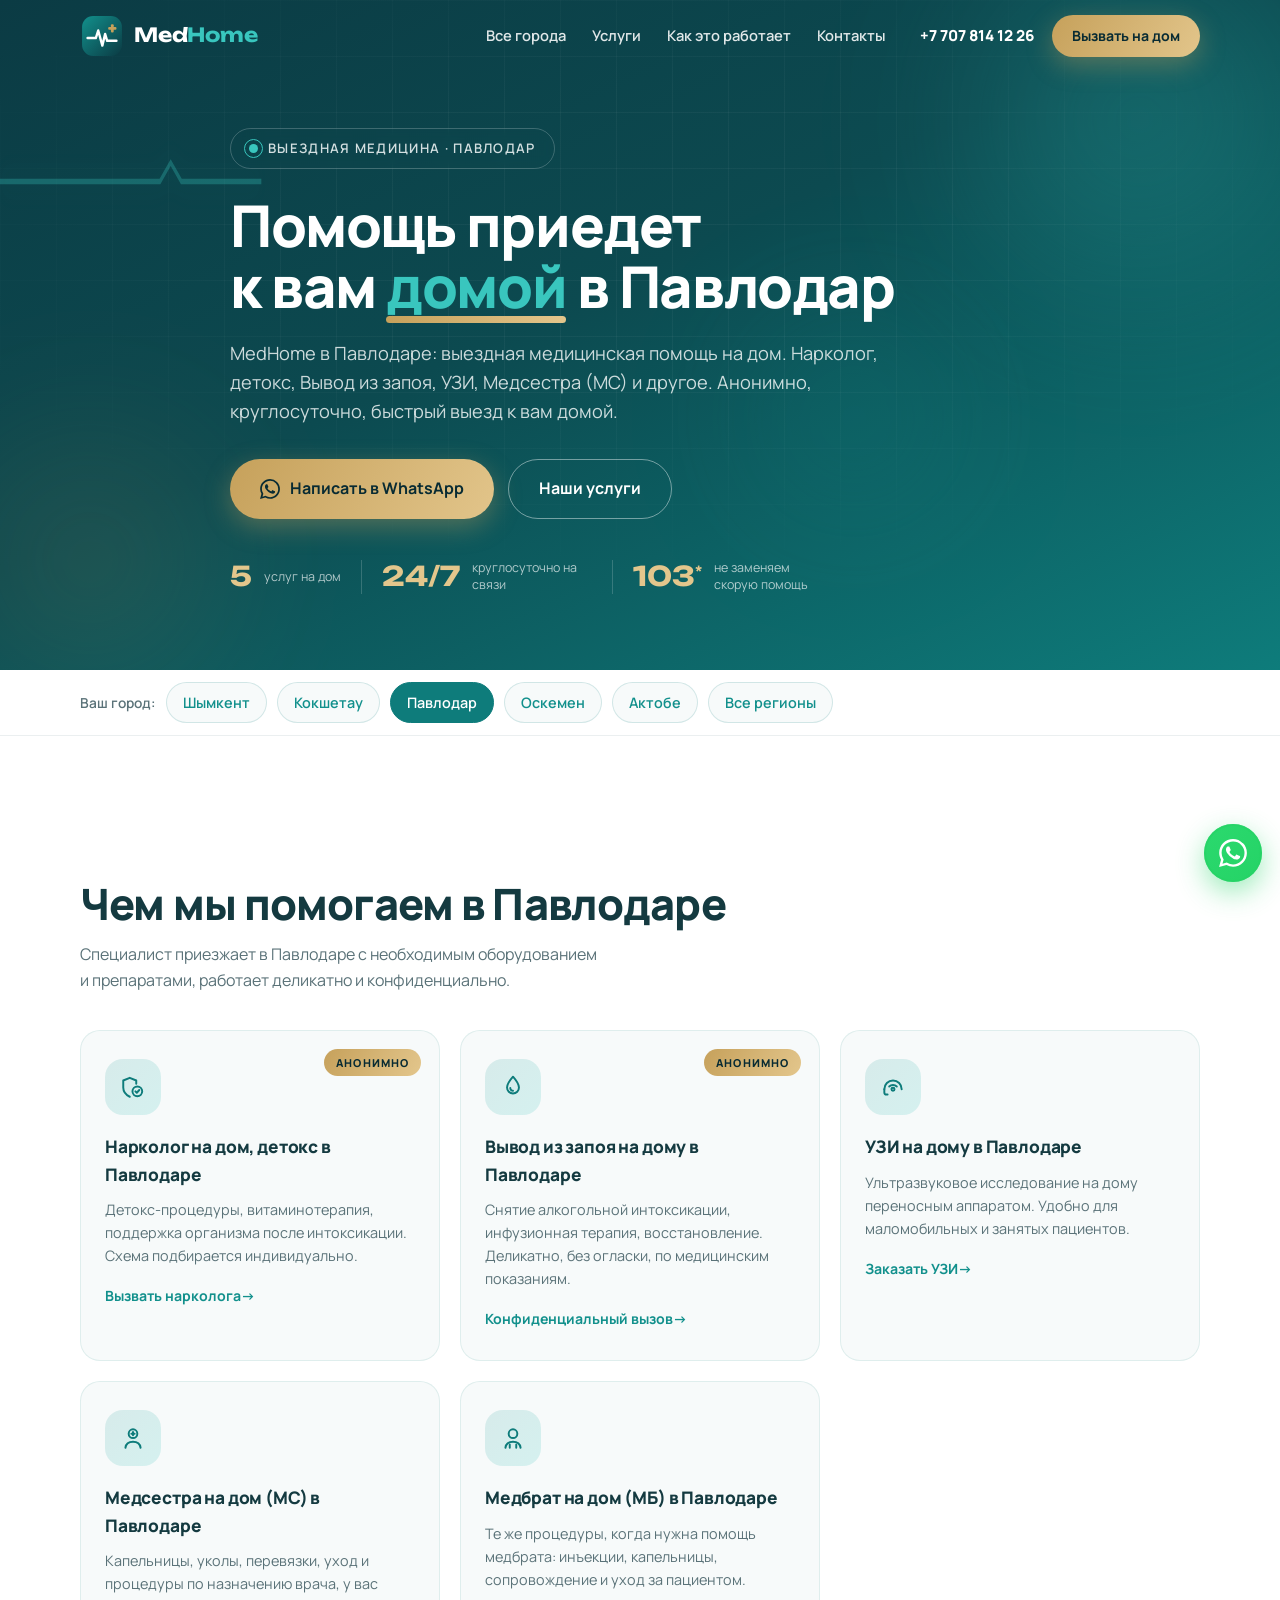
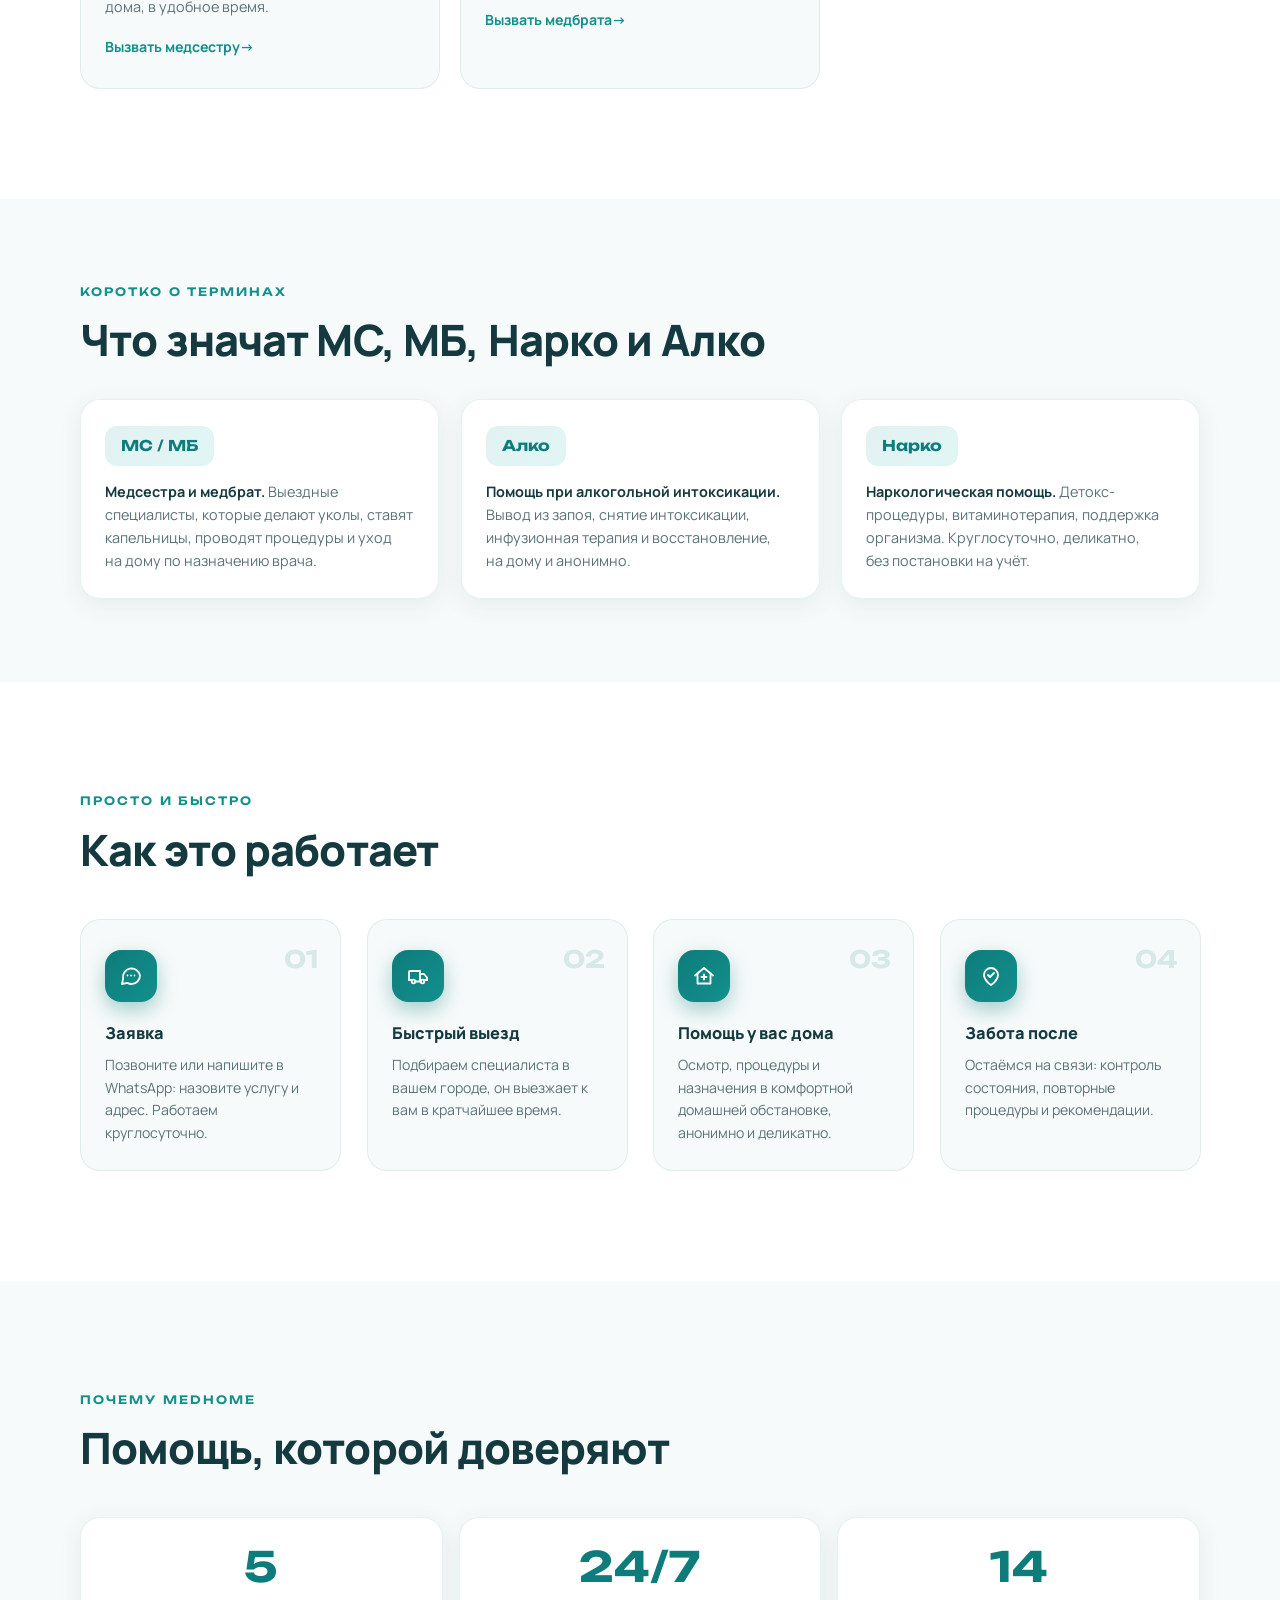
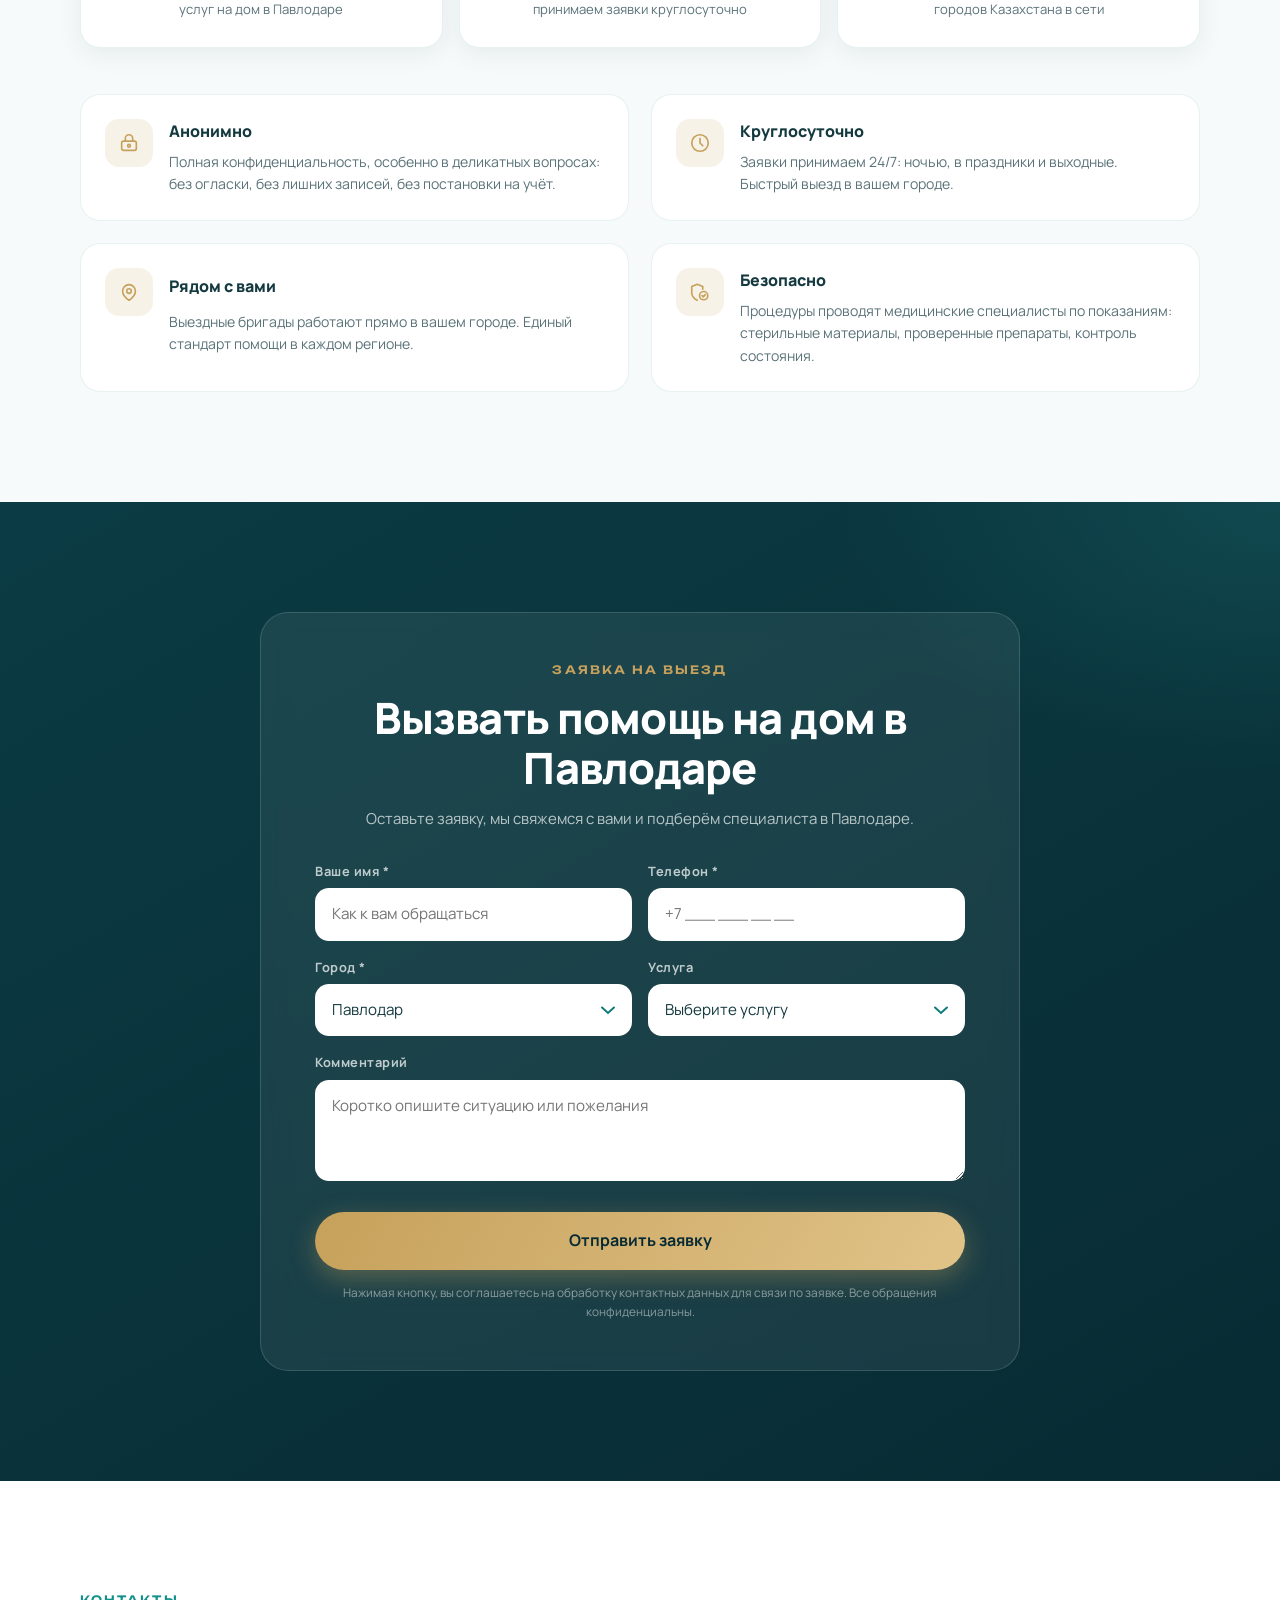
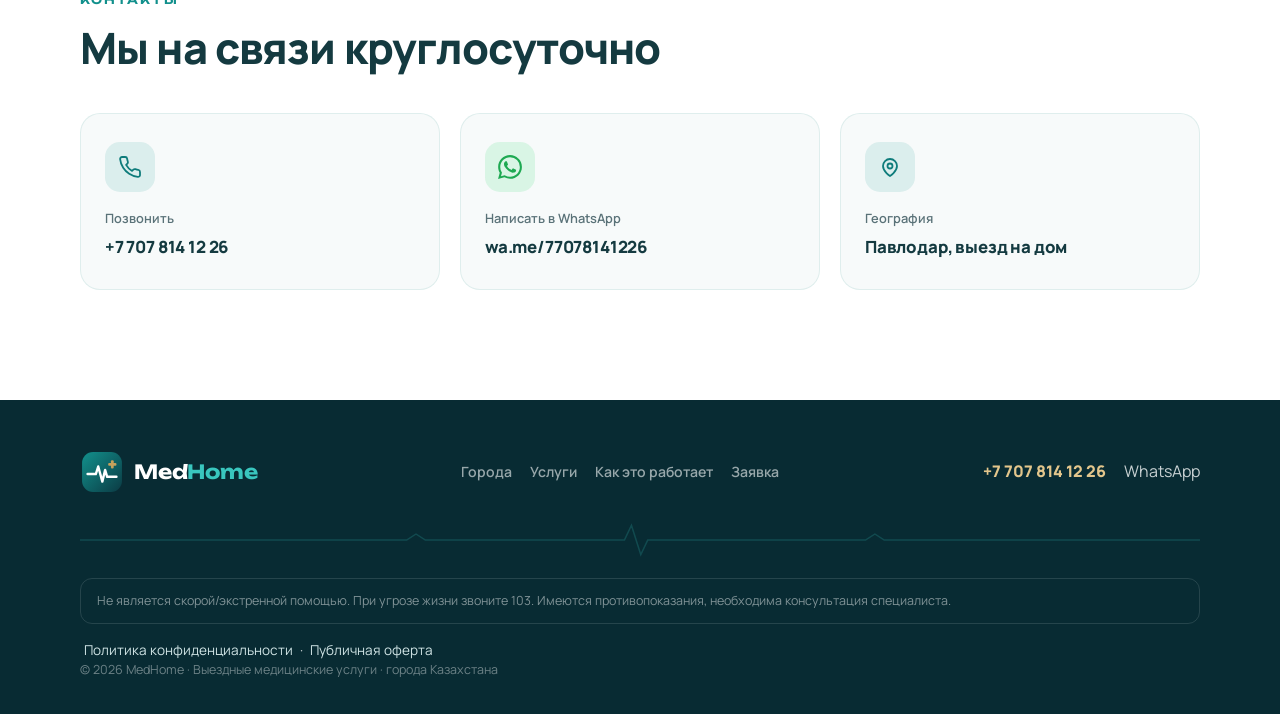
<file: pavlodar.html>
<!DOCTYPE html>
<html lang="ru">
<head>
  <meta charset="UTF-8">
  <meta name="viewport" content="width=device-width, initial-scale=1.0">

  <!-- Google tag (gtag.js) — Google Ads AW-18395260701 (общий с основным med-home.kz; результаты делятся по кампаниям) -->
  <script async src="https://www.googletagmanager.com/gtag/js?id=AW-18395260701"></script>
  <script>
    window.dataLayer = window.dataLayer || [];
    function gtag(){dataLayer.push(arguments);}
    gtag('js', new Date());
    gtag('config', 'AW-18395260701');
    function gtag_report_phone(){gtag('event','conversion',{'send_to':'AW-18395260701/IDc9CP7orOMcEJ3OxcNE','value':1.0,'currency':'USD'});}
    function gtag_report_lead(){gtag('event','conversion',{'send_to':'AW-18395260701/Q282CNDwrOMcEJ3OxcNE','value':1.0,'currency':'USD'});}
    function gtag_report_contact(){gtag('event','conversion',{'send_to':'AW-18395260701/AlpuCOf1rOMcEJ3OxcNE','value':1.0,'currency':'USD'});}
  </script>
  <title>Медицинская помощь на дом в Павлодаре: вывод из запоя, нарколог, УЗИ, медсестра и медбрат | MedHome</title>
  <meta name="description" content="MedHome в Павлодаре: нарколог и вывод из запоя на дом, УЗИ, медсестра и медбрат, капельницы и уколы. Анонимно, круглосуточно.">
  <link rel="canonical" href="https://med-home.kz/regiony/pavlodar.html">
  <meta name="theme-color" content="#0E7C7B">
  <meta property="og:type" content="website">
  <meta property="og:site_name" content="MedHome">
  <meta property="og:title" content="Медицинская помощь на дом в Павлодаре: вывод из запоя, нарколог, УЗИ, медсестра и медбрат | MedHome">
  <meta property="og:description" content="MedHome в Павлодаре: нарколог и вывод из запоя на дом, УЗИ, медсестра и медбрат, капельницы и уколы. Анонимно, круглосуточно.">
  <meta property="og:url" content="https://med-home.kz/regiony/pavlodar.html">
  <meta property="og:image" content="https://med-home.kz/regiony/assets/og-image.jpg">
  <meta property="og:locale" content="ru_RU">
  <meta name="twitter:card" content="summary_large_image">
  <meta name="twitter:title" content="Медицинская помощь на дом в Павлодаре: вывод из запоя, нарколог, УЗИ, медсестра и медбрат | MedHome">
  <meta name="twitter:description" content="MedHome в Павлодаре: нарколог и вывод из запоя на дом, УЗИ, медсестра и медбрат, капельницы и уколы. Анонимно, круглосуточно.">
  <meta name="twitter:image" content="https://med-home.kz/regiony/assets/og-image.jpg">
  <link rel="icon" type="image/svg+xml" href="assets/favicon.svg">
  <link rel="preconnect" href="https://fonts.googleapis.com">
  <link rel="preconnect" href="https://fonts.gstatic.com" crossorigin>
  <link href="https://fonts.googleapis.com/css2?family=Manrope:wght@400;500;600;700;800&family=Unbounded:wght@500;600;700&display=swap" rel="stylesheet">
  <link rel="stylesheet" href="styles.css?v=4">
</head>
<body>
  <header class="header" id="header">
    <div class="container header-inner">
      <a href="index.html" class="logo" aria-label="MedHome, на главную">
        <img src="assets/logo-icon.svg" alt="Логотип MedHome" class="logo-icon" width="44" height="44">
        <span class="logo-word">Med<em>Home</em></span>
      </a>
      <nav class="nav" id="nav" aria-label="Основная навигация">
        <a href="index.html#goroda" class="nav-link">Все города</a>
        <a href="#uslugi" class="nav-link">Услуги</a>
        <a href="#kak-rabotaet" class="nav-link">Как это работает</a>
        <a href="#kontakty" class="nav-link">Контакты</a>
        <div class="nav-cta">
          <a href="tel:+77078141226" class="nav-phone">+7 707 814 12 26</a>
          <a href="#zayavka" class="btn btn-gold btn-sm">Вызвать на дом</a>
        </div>
      </nav>
      <a href="tel:+77078141226" class="header-call" aria-label="Позвонить: +7 707 814 12 26"><svg viewBox="0 0 24 24" width="20" height="20" fill="none" stroke="currentColor" stroke-width="2" stroke-linecap="round" stroke-linejoin="round" aria-hidden="true"><path d="M22 16.92v3a2 2 0 0 1-2.18 2 19.79 19.79 0 0 1-8.63-3.07 19.5 19.5 0 0 1-6-6 19.79 19.79 0 0 1-3.07-8.67A2 2 0 0 1 4.11 2h3a2 2 0 0 1 2 1.72c.12.96.36 1.9.7 2.81a2 2 0 0 1-.45 2.11L8.09 9.91a16 16 0 0 0 6 6l1.27-1.27a2 2 0 0 1 2.11-.45c.91.34 1.85.58 2.81.7A2 2 0 0 1 22 16.92z"/></svg></a>
      <button class="burger" id="burger" aria-label="Открыть меню" aria-expanded="false" aria-controls="nav">
        <span></span><span></span><span></span>
      </button>
    </div>
  </header>
  <section class="hero hero-city" id="hero">
    <div class="hero-bg" aria-hidden="true">
      <div class="glow glow-1"></div><div class="glow glow-2"></div><div class="glow glow-3"></div>
      <div class="hero-grid-lines"></div>
    </div>
    <div class="container hero-inner hero-inner-city">
      <div class="hero-text">
        <p class="hero-badge reveal"><span class="pulse-dot" aria-hidden="true"></span>Выездная медицина · Павлодар</p>
        <h1 class="hero-title">Помощь приедет<br>к&nbsp;вам <span class="accent-word">домой</span> в&nbsp;Павлодар</h1>
        <p class="hero-sub reveal d-2">MedHome в Павлодаре: выездная медицинская помощь на&nbsp;дом. Нарколог, детокс, Вывод из запоя, УЗИ, Медсестра (МС) и&nbsp;другое. Анонимно, круглосуточно, быстрый выезд к&nbsp;вам домой.</p>
        <div class="hero-cta reveal d-3">
          <a href="https://wa.me/77078141226" class="btn btn-gold btn-lg" target="_blank" rel="noopener"><svg viewBox="0 0 24 24" width="20" height="20" fill="currentColor" aria-hidden="true"><path d="M17.47 14.38c-.3-.15-1.77-.87-2.04-.97-.27-.1-.47-.15-.67.15-.2.3-.77.97-.94 1.17-.17.2-.35.22-.65.07-.3-.15-1.26-.46-2.4-1.48-.89-.79-1.49-1.77-1.66-2.07-.17-.3-.02-.46.13-.61.13-.13.3-.35.45-.52.15-.17.2-.3.3-.5.1-.2.05-.37-.02-.52-.08-.15-.67-1.62-.92-2.22-.24-.58-.49-.5-.67-.51l-.57-.01c-.2 0-.52.07-.8.37-.27.3-1.04 1.02-1.04 2.5 0 1.47 1.07 2.89 1.22 3.09.15.2 2.11 3.22 5.1 4.51.71.31 1.27.49 1.7.63.72.23 1.37.2 1.88.12.58-.09 1.77-.72 2.02-1.42.25-.7.25-1.3.17-1.42-.07-.12-.27-.2-.57-.35M12.05 21.79h-.01a9.8 9.8 0 0 1-4.98-1.36l-.36-.21-3.7.97.99-3.61-.24-.37a9.77 9.77 0 0 1-1.5-5.22c0-5.4 4.4-9.79 9.81-9.79a9.75 9.75 0 0 1 9.79 9.8c0 5.4-4.4 9.79-9.8 9.79m8.33-18.11A11.7 11.7 0 0 0 12.04 0C5.5 0 .16 5.33.16 11.88c0 2.1.55 4.14 1.59 5.94L.06 24l6.33-1.66a11.85 11.85 0 0 0 5.65 1.44h.01c6.54 0 11.87-5.33 11.87-11.88 0-3.18-1.24-6.16-3.49-8.4"/></svg> Написать в WhatsApp</a>
          <a href="#uslugi" class="btn btn-outline btn-lg">Наши услуги</a>
        </div>
        <div class="hero-facts reveal d-4">
          <div class="fact"><strong>5</strong><span>услуг на дом</span></div>
          <div class="fact-sep" aria-hidden="true"></div>
          <div class="fact"><strong>24/7</strong><span>круглосуточно на связи</span></div>
          <div class="fact-sep" aria-hidden="true"></div>
          <div class="fact"><strong>103<sup>*</sup></strong><span>не заменяем скорую помощь</span></div>
        </div>
      </div>
    </div>
    <div class="hero-ecg-bottom" aria-hidden="true">
      <svg viewBox="0 0 1440 90" preserveAspectRatio="none">
        <path class="ecg-line-big" d="M0 50 H180 l12 -9 12 9 H360 l9 -32 12 62 9 -30 H620 l12 -9 12 9 H820 l9 -32 12 62 9 -30 H1080 l12 -9 12 9 H1260 l9 -32 12 62 9 -30 H1440"/>
      </svg>
    </div>
  </section>
  <nav class="city-switch" aria-label="Выбор города">
    <div class="container city-switch-inner">
      <span class="city-switch-label">Ваш город:</span>
      <a href="shymkent.html" class="city-switch-link">Шымкент</a>
      <a href="kokshetau.html" class="city-switch-link">Кокшетау</a>
      <a href="pavlodar.html" class="city-switch-link active">Павлодар</a>
      <a href="oskemen.html" class="city-switch-link">Оскемен</a>
      <a href="aktobe.html" class="city-switch-link">Актобе</a>
      <a href="regiony.html" class="city-switch-link">Все регионы</a>
    </div>
  </nav>
  <section class="section section-light" id="uslugi">
    <div class="container">
      <p class="eyebrow reveal">Услуги на дом · Павлодар</p>
      <h2 class="section-title reveal">Чем мы помогаем в Павлодаре</h2>
      <p class="section-sub reveal">Специалист приезжает в Павлодаре с&nbsp;необходимым оборудованием и&nbsp;препаратами, работает деликатно и&nbsp;конфиденциально.</p>
      <div class="services-grid">
        <article class="service-card reveal " id="narkologiya">
          <span class="service-tag">Анонимно</span>
          <div class="service-icon" aria-hidden="true"><svg viewBox="0 0 24 24" width="26" height="26" fill="none" stroke="currentColor" stroke-width="1.8" stroke-linecap="round" stroke-linejoin="round"><path d="M9 21c-3.5-1.7-6-4.6-6-8.5V6l6-2.5L15 6v3"/><circle cx="16" cy="16" r="4.5"/><path d="M14.2 16l1.3 1.3 2.3-2.5"/></svg></div>
          <h3>Нарколог на дом, детокс в Павлодаре</h3>
          <p>Детокс-процедуры, витаминотерапия, поддержка организма после интоксикации. Схема подбирается индивидуально.</p>
          <a href="#zayavka" class="service-link">Вызвать нарколога<span aria-hidden="true"> →</span></a>
        </article>
        <article class="service-card reveal d-1" id="vyvod-iz-zapoya">
          <span class="service-tag">Анонимно</span>
          <div class="service-icon" aria-hidden="true"><svg viewBox="0 0 24 24" width="26" height="26" fill="none" stroke="currentColor" stroke-width="1.8" stroke-linecap="round" stroke-linejoin="round"><path d="M12 2.5s5.5 6.2 5.5 10a5.5 5.5 0 0 1-11 0c0-3.8 5.5-10 5.5-10z"/><path d="M9.5 13a2.5 2.5 0 0 0 2.5 2.5"/></svg></div>
          <h3>Вывод из запоя на дому в Павлодаре</h3>
          <p>Снятие алкогольной интоксикации, инфузионная терапия, восстановление. Деликатно, без огласки, по медицинским показаниям.</p>
          <a href="#zayavka" class="service-link">Конфиденциальный вызов<span aria-hidden="true"> →</span></a>
        </article>
        <article class="service-card reveal d-2" id="uzi">
          
          <div class="service-icon" aria-hidden="true"><svg viewBox="0 0 24 24" width="26" height="26" fill="none" stroke="currentColor" stroke-width="1.8" stroke-linecap="round" stroke-linejoin="round"><path d="M4 14a8 8 0 0 1 16 0"/><path d="M4 14v3a2 2 0 0 0 2 2h1"/><circle cx="12" cy="14" r="1.4"/><path d="M8.5 11.5a5 5 0 0 1 7 0"/></svg></div>
          <h3>УЗИ на дому в Павлодаре</h3>
          <p>Ультразвуковое исследование на дому переносным аппаратом. Удобно для маломобильных и занятых пациентов.</p>
          <a href="#zayavka" class="service-link">Заказать УЗИ<span aria-hidden="true"> →</span></a>
        </article>
        <article class="service-card reveal d-3" id="medsestra">
          
          <div class="service-icon" aria-hidden="true"><svg viewBox="0 0 24 24" width="26" height="26" fill="none" stroke="currentColor" stroke-width="1.8" stroke-linecap="round" stroke-linejoin="round"><circle cx="12" cy="8" r="4"/><path d="M5 21c.5-3.5 3.4-5.5 7-5.5s6.5 2 7 5.5"/><path d="M12 6.5v3M10.5 8h3"/></svg></div>
          <h3>Медсестра на дом (МС) в Павлодаре</h3>
          <p>Капельницы, уколы, перевязки, уход и процедуры по назначению врача, у вас дома, в удобное время.</p>
          <a href="#zayavka" class="service-link">Вызвать медсестру<span aria-hidden="true"> →</span></a>
        </article>
        <article class="service-card reveal d-4" id="medbrat">
          
          <div class="service-icon" aria-hidden="true"><svg viewBox="0 0 24 24" width="26" height="26" fill="none" stroke="currentColor" stroke-width="1.8" stroke-linecap="round" stroke-linejoin="round"><circle cx="12" cy="8" r="4"/><path d="M5 21c.5-3.5 3.4-5.5 7-5.5s6.5 2 7 5.5"/><path d="M9 21v-3M15 21v-3"/></svg></div>
          <h3>Медбрат на дом (МБ) в Павлодаре</h3>
          <p>Те же процедуры, когда нужна помощь медбрата: инъекции, капельницы, сопровождение и уход за пациентом.</p>
          <a href="#zayavka" class="service-link">Вызвать медбрата<span aria-hidden="true"> →</span></a>
        </article>
      </div>
    </div>
  </section>
  <section class="section section-ivory section-glossary" id="glossariy">
    <div class="container">
      <p class="eyebrow reveal">Коротко о терминах</p>
      <h2 class="section-title reveal">Что значат МС, МБ, Нарко и Алко</h2>
      <div class="glossary-grid">
        <div class="glossary-card reveal">
          <span class="glossary-abbr">МС / МБ</span>
          <p><strong>Медсестра и медбрат.</strong> Выездные специалисты, которые делают уколы, ставят капельницы, проводят процедуры и&nbsp;уход на&nbsp;дому по&nbsp;назначению врача.</p>
        </div>
        <div class="glossary-card reveal d-1">
          <span class="glossary-abbr">Алко</span>
          <p><strong>Помощь при алкогольной интоксикации.</strong> Вывод из&nbsp;запоя, снятие интоксикации, инфузионная терапия и&nbsp;восстановление, на&nbsp;дому и&nbsp;анонимно.</p>
        </div>
        <div class="glossary-card reveal d-2">
          <span class="glossary-abbr">Нарко</span>
          <p><strong>Наркологическая помощь.</strong> Детокс-процедуры, витаминотерапия, поддержка организма. Круглосуточно, деликатно, без&nbsp;постановки на&nbsp;учёт.</p>
        </div>
      </div>
    </div>
  </section>
  <section class="section section-light" id="kak-rabotaet">
    <div class="container">
      <p class="eyebrow reveal">Просто и быстро</p>
      <h2 class="section-title reveal">Как это работает</h2>
      <ol class="steps">
        <li class="step reveal"><span class="step-num">01</span>
          <div class="step-icon" aria-hidden="true"><svg viewBox="0 0 24 24" width="24" height="24" fill="none" stroke="currentColor" stroke-width="1.8" stroke-linecap="round" stroke-linejoin="round"><path d="M21 11.5a8.5 8.5 0 0 1-8.5 8.5c-1.5 0-3-.4-4.2-1.1L3 20l1.1-5.3A8.5 8.5 0 1 1 21 11.5z"/><path d="M8.5 11.5h.01M12 11.5h.01M15.5 11.5h.01"/></svg></div>
          <h3>Заявка</h3><p>Позвоните или напишите в WhatsApp: назовите услугу и адрес. Работаем круглосуточно.</p></li>
        <li class="step reveal d-1"><span class="step-num">02</span>
          <div class="step-icon" aria-hidden="true"><svg viewBox="0 0 24 24" width="24" height="24" fill="none" stroke="currentColor" stroke-width="1.8" stroke-linecap="round" stroke-linejoin="round"><path d="M3 16V8a1 1 0 0 1 1-1h10v9"/><path d="M14 10h4l3 3.5V16h-2"/><circle cx="7.5" cy="17.5" r="1.8"/><circle cx="16.5" cy="17.5" r="1.8"/><path d="M9.3 17.5h5.4M3 16h2.7M18.3 16H21"/></svg></div>
          <h3>Быстрый выезд</h3><p>Подбираем специалиста в вашем городе, он выезжает к вам в кратчайшее время.</p></li>
        <li class="step reveal d-2"><span class="step-num">03</span>
          <div class="step-icon" aria-hidden="true"><svg viewBox="0 0 24 24" width="24" height="24" fill="none" stroke="currentColor" stroke-width="1.8" stroke-linecap="round" stroke-linejoin="round"><path d="M3 11.5 12 4l9 7.5"/><path d="M5.5 10v9.5h13V10"/><path d="M12 10.5v5M9.5 13h5"/></svg></div>
          <h3>Помощь у вас дома</h3><p>Осмотр, процедуры и назначения в комфортной домашней обстановке, анонимно и деликатно.</p></li>
        <li class="step reveal d-3"><span class="step-num">04</span>
          <div class="step-icon" aria-hidden="true"><svg viewBox="0 0 24 24" width="24" height="24" fill="none" stroke="currentColor" stroke-width="1.8" stroke-linecap="round" stroke-linejoin="round"><path d="M12 21s-7-4.4-7-10a7 7 0 0 1 14 0c0 5.6-7 10-7 10z"/><path d="M9 11l2 2 4-4"/></svg></div>
          <h3>Забота после</h3><p>Остаёмся на связи: контроль состояния, повторные процедуры и рекомендации.</p></li>
      </ol>
    </div>
  </section>
  <section class="section section-ivory" id="pochemu-my">
    <div class="container">
      <p class="eyebrow reveal">Почему MedHome</p>
      <h2 class="section-title reveal">Помощь, которой доверяют</h2>
      <div class="counters reveal">
        <div class="counter"><strong><span class="count" data-count="5">0</span></strong><span>услуг на дом в Павлодаре</span></div>
        <div class="counter"><strong>24/7</strong><span>принимаем заявки круглосуточно</span></div>
        <div class="counter"><strong><span class="count" data-count="15">0</span></strong><span>городов Казахстана в сети</span></div>
      </div>
      <div class="why-grid">
        <div class="why-item reveal"><div class="why-icon" aria-hidden="true"><svg viewBox="0 0 24 24" width="22" height="22" fill="none" stroke="currentColor" stroke-width="1.8" stroke-linecap="round" stroke-linejoin="round"><rect x="4" y="10" width="16" height="10" rx="2"/><path d="M8 10V7a4 4 0 0 1 8 0v3"/><circle cx="12" cy="15" r="1.5"/></svg></div>
          <h3>Анонимно</h3><p>Полная конфиденциальность, особенно в деликатных вопросах: без огласки, без лишних записей, без постановки на&nbsp;учёт.</p></div>
        <div class="why-item reveal d-1"><div class="why-icon" aria-hidden="true"><svg viewBox="0 0 24 24" width="22" height="22" fill="none" stroke="currentColor" stroke-width="1.8" stroke-linecap="round" stroke-linejoin="round"><circle cx="12" cy="12" r="9"/><path d="M12 7v5l3 3"/></svg></div>
          <h3>Круглосуточно</h3><p>Заявки принимаем 24/7: ночью, в праздники и выходные. Быстрый выезд в&nbsp;вашем городе.</p></div>
        <div class="why-item reveal d-2"><div class="why-icon" aria-hidden="true"><svg viewBox="0 0 24 24" width="22" height="22" fill="none" stroke="currentColor" stroke-width="1.8" stroke-linecap="round" stroke-linejoin="round"><path d="M12 21s-7-4.4-7-10a7 7 0 0 1 14 0c0 5.6-7 10-7 10z"/><circle cx="12" cy="11" r="2.5"/></svg></div>
          <h3>Рядом с вами</h3><p>Выездные бригады работают прямо в&nbsp;вашем городе. Единый стандарт помощи в&nbsp;каждом регионе.</p></div>
        <div class="why-item reveal d-3"><div class="why-icon" aria-hidden="true"><svg viewBox="0 0 24 24" width="22" height="22" fill="none" stroke="currentColor" stroke-width="1.8" stroke-linecap="round" stroke-linejoin="round"><path d="M9 21c-3.5-1.7-6-4.6-6-8.5V6l6-2.5L15 6v3"/><circle cx="16" cy="16" r="4.5"/><path d="M14.2 16l1.3 1.3 2.3-2.5"/></svg></div>
          <h3>Безопасно</h3><p>Процедуры проводят медицинские специалисты по показаниям: стерильные материалы, проверенные препараты, контроль состояния.</p></div>
      </div>
    </div>
  </section>
  <section class="section section-form" id="zayavka">
    <div class="container">
      <div class="form-card reveal">
        <div class="form-head">
          <p class="eyebrow eyebrow-gold">Заявка на выезд</p>
          <h2 class="section-title">Вызвать помощь на дом в Павлодаре</h2>
          <p class="form-note">Оставьте заявку, мы свяжемся с&nbsp;вами и&nbsp;подберём специалиста в Павлодаре.</p>
        </div>
        <form id="leadForm" novalidate>
          <div class="form-row">
            <label class="field"><span>Ваше имя *</span>
              <input type="text" name="name" required autocomplete="name" placeholder="Как к вам обращаться"></label>
            <label class="field"><span>Телефон *</span>
              <input type="tel" name="phone" required autocomplete="tel" inputmode="tel" placeholder="+7 ___ ___ __ __"></label>
          </div>
          <div class="form-row">
            <label class="field"><span>Город *</span>
              <select name="city" required>
                <option selected>Павлодар</option>
                <option>Другой город</option>
              </select></label>
            <label class="field"><span>Услуга</span>
              <select name="service">
                <option value="" selected>Выберите услугу</option>
                <option>Нарколог, детокс</option>
                <option>Вывод из запоя (алко)</option>
                <option>УЗИ на дому</option>
                <option>Медсестра (МС)</option>
                <option>Медбрат (МБ)</option>
                <option>Нужна консультация</option>
              </select></label>
          </div>
          <label class="field"><span>Комментарий</span>
            <textarea name="comment" rows="3" placeholder="Коротко опишите ситуацию или пожелания"></textarea></label>
          <button type="submit" class="btn btn-gold btn-lg btn-block">Отправить заявку</button>
          <p class="form-privacy">Нажимая кнопку, вы соглашаетесь на обработку контактных данных для связи по заявке. Все обращения конфиденциальны.</p>
        </form>
        <div class="form-success" id="formSuccess" hidden>
          <div class="success-icon" aria-hidden="true"><svg viewBox="0 0 24 24" width="34" height="34" fill="none" stroke="currentColor" stroke-width="2" stroke-linecap="round" stroke-linejoin="round"><circle cx="12" cy="12" r="10"/><path d="M8 12.5l2.7 2.7L16 9.5"/></svg></div>
          <h3>Спасибо! Заявка принята</h3>
          <p>Мы скоро свяжемся с вами. Если срочно, напишите нам в WhatsApp: <a href="https://wa.me/77078141226" target="_blank" rel="noopener">wa.me/77078141226</a> или позвоните <a href="tel:+77078141226">+7&nbsp;700&nbsp;000&nbsp;00&nbsp;00</a>.</p>
        </div>
      </div>
    </div>
  </section>
  <section class="section section-light" id="kontakty">
    <div class="container">
      <p class="eyebrow reveal">Контакты</p>
      <h2 class="section-title reveal">Мы на связи круглосуточно</h2>
      <div class="contact-grid">
        <a href="tel:+77078141226" class="contact-card reveal">
          <div class="contact-icon" aria-hidden="true"><svg viewBox="0 0 24 24" width="24" height="24" fill="none" stroke="currentColor" stroke-width="1.8" stroke-linecap="round" stroke-linejoin="round"><path d="M22 16.92v3a2 2 0 0 1-2.18 2 19.79 19.79 0 0 1-8.63-3.07 19.5 19.5 0 0 1-6-6 19.79 19.79 0 0 1-3.07-8.67A2 2 0 0 1 4.11 2h3a2 2 0 0 1 2 1.72c.12.96.36 1.9.7 2.81a2 2 0 0 1-.45 2.11L8.09 9.91a16 16 0 0 0 6 6l1.27-1.27a2 2 0 0 1 2.11-.45c.91.34 1.85.58 2.81.7A2 2 0 0 1 22 16.92z"/></svg></div>
          <span class="contact-label">Позвонить</span><strong>+7 707 814 12 26</strong></a>
        <a href="https://wa.me/77078141226" class="contact-card reveal d-1" target="_blank" rel="noopener">
          <div class="contact-icon contact-icon-wa" aria-hidden="true"><svg viewBox="0 0 24 24" width="24" height="24" fill="currentColor"><path d="M17.47 14.38c-.3-.15-1.77-.87-2.04-.97-.27-.1-.47-.15-.67.15-.2.3-.77.97-.94 1.17-.17.2-.35.22-.65.07-.3-.15-1.26-.46-2.4-1.48-.89-.79-1.49-1.77-1.66-2.07-.17-.3-.02-.46.13-.61.13-.13.3-.35.45-.52.15-.17.2-.3.3-.5.1-.2.05-.37-.02-.52-.08-.15-.67-1.62-.92-2.22-.24-.58-.49-.5-.67-.51l-.57-.01c-.2 0-.52.07-.8.37-.27.3-1.04 1.02-1.04 2.5 0 1.47 1.07 2.89 1.22 3.09.15.2 2.11 3.22 5.1 4.51.71.31 1.27.49 1.7.63.72.23 1.37.2 1.88.12.58-.09 1.77-.72 2.02-1.42.25-.7.25-1.3.17-1.42-.07-.12-.27-.2-.57-.35M12.05 21.79h-.01a9.8 9.8 0 0 1-4.98-1.36l-.36-.21-3.7.97.99-3.61-.24-.37a9.77 9.77 0 0 1-1.5-5.22c0-5.4 4.4-9.79 9.81-9.79a9.75 9.75 0 0 1 9.79 9.8c0 5.4-4.4 9.79-9.8 9.79m8.33-18.11A11.7 11.7 0 0 0 12.04 0C5.5 0 .16 5.33.16 11.88c0 2.1.55 4.14 1.59 5.94L.06 24l6.33-1.66a11.85 11.85 0 0 0 5.65 1.44h.01c6.54 0 11.87-5.33 11.87-11.88 0-3.18-1.24-6.16-3.49-8.4"/></svg></div>
          <span class="contact-label">Написать в WhatsApp</span><strong>wa.me/77078141226</strong></a>
        <div class="contact-card reveal d-2">
          <div class="contact-icon" aria-hidden="true"><svg viewBox="0 0 24 24" width="24" height="24" fill="none" stroke="currentColor" stroke-width="1.8" stroke-linecap="round" stroke-linejoin="round"><path d="M12 21s-7-4.4-7-10a7 7 0 0 1 14 0c0 5.6-7 10-7 10z"/><circle cx="12" cy="11" r="2.5"/></svg></div>
          <span class="contact-label">География</span><strong>Павлодар, выезд на дом</strong></div>
      </div>
    </div>
  </section>
  <footer class="footer">
    <div class="container">
      <div class="footer-top">
        <a href="index.html" class="logo logo-footer" aria-label="MedHome">
          <img src="assets/logo-icon.svg" alt="Логотип MedHome" class="logo-icon" width="40" height="40" loading="lazy" decoding="async">
          <span class="logo-word">Med<em>Home</em></span>
        </a>
        <nav class="footer-nav" aria-label="Навигация в подвале">
          <a href="index.html#goroda">Города</a>
          <a href="#uslugi">Услуги</a>
          <a href="#kak-rabotaet">Как это работает</a>
          <a href="#zayavka">Заявка</a>
        </nav>
        <div class="footer-contacts">
          <a href="tel:+77078141226" class="footer-phone">+7 707 814 12 26</a>
          <a href="https://wa.me/77078141226" target="_blank" rel="noopener">WhatsApp</a>
        </div>
      </div>
      <div class="footer-ecg" aria-hidden="true">
        <svg viewBox="0 0 1440 60" preserveAspectRatio="none"><path d="M0 30 H420 l12 -9 12 9 H700 l9 -22 12 44 9 -22 H1010 l12 -9 12 9 H1440" fill="none" stroke="rgba(57,198,190,.25)" stroke-width="2"/></svg>
      </div>
      <p class="footer-disclaimer">Не является скорой/экстренной помощью. При угрозе жизни звоните 103. Имеются противопоказания, необходима консультация специалиста.</p>
        <p class="footer-legal"><a href="privacy.html">Политика конфиденциальности</a> · <a href="oferta.html">Публичная оферта</a></p>
      <p class="footer-copy">© <span id="year">2026</span> MedHome · Выездные медицинские услуги · города Казахстана</p>
    </div>
  </footer>
  <a href="https://wa.me/77078141226" class="wa-float" target="_blank" rel="noopener" aria-label="Написать в WhatsApp">
    <span class="wa-ring" aria-hidden="true"></span>
    <svg viewBox="0 0 24 24" width="28" height="28" fill="currentColor" aria-hidden="true"><path d="M17.47 14.38c-.3-.15-1.77-.87-2.04-.97-.27-.1-.47-.15-.67.15-.2.3-.77.97-.94 1.17-.17.2-.35.22-.65.07-.3-.15-1.26-.46-2.4-1.48-.89-.79-1.49-1.77-1.66-2.07-.17-.3-.02-.46.13-.61.13-.13.3-.35.45-.52.15-.17.2-.3.3-.5.1-.2.05-.37-.02-.52-.08-.15-.67-1.62-.92-2.22-.24-.58-.49-.5-.67-.51l-.57-.01c-.2 0-.52.07-.8.37-.27.3-1.04 1.02-1.04 2.5 0 1.47 1.07 2.89 1.22 3.09.15.2 2.11 3.22 5.1 4.51.71.31 1.27.49 1.7.63.72.23 1.37.2 1.88.12.58-.09 1.77-.72 2.02-1.42.25-.7.25-1.3.17-1.42-.07-.12-.27-.2-.57-.35M12.05 21.79h-.01a9.8 9.8 0 0 1-4.98-1.36l-.36-.21-3.7.97.99-3.61-.24-.37a9.77 9.77 0 0 1-1.5-5.22c0-5.4 4.4-9.79 9.81-9.79a9.75 9.75 0 0 1 9.79 9.8c0 5.4-4.4 9.79-9.8 9.79m8.33-18.11A11.7 11.7 0 0 0 12.04 0C5.5 0 .16 5.33.16 11.88c0 2.1.55 4.14 1.59 5.94L.06 24l6.33-1.66a11.85 11.85 0 0 0 5.65 1.44h.01c6.54 0 11.87-5.33 11.87-11.88 0-3.18-1.24-6.16-3.49-8.4"/></svg>
  </a>
  <script>
    window.MEDHOME_LEAD = {
      worker: 'https://medhome-leadbot.alikanafin0.workers.dev',
      secret: 'd6867dcdbdcfb8f2f2fda561a1081566cc8e1bc58fe306fb',
      site: 'MedHome (регионы)',
      wa: '77078141226',
      city: 'Павлодар'
    };
  </script>
  <script src="lead-capture.js?v=1" defer></script>
  <script src="script.js?v=4" defer></script>
</body>
</html>
</file>
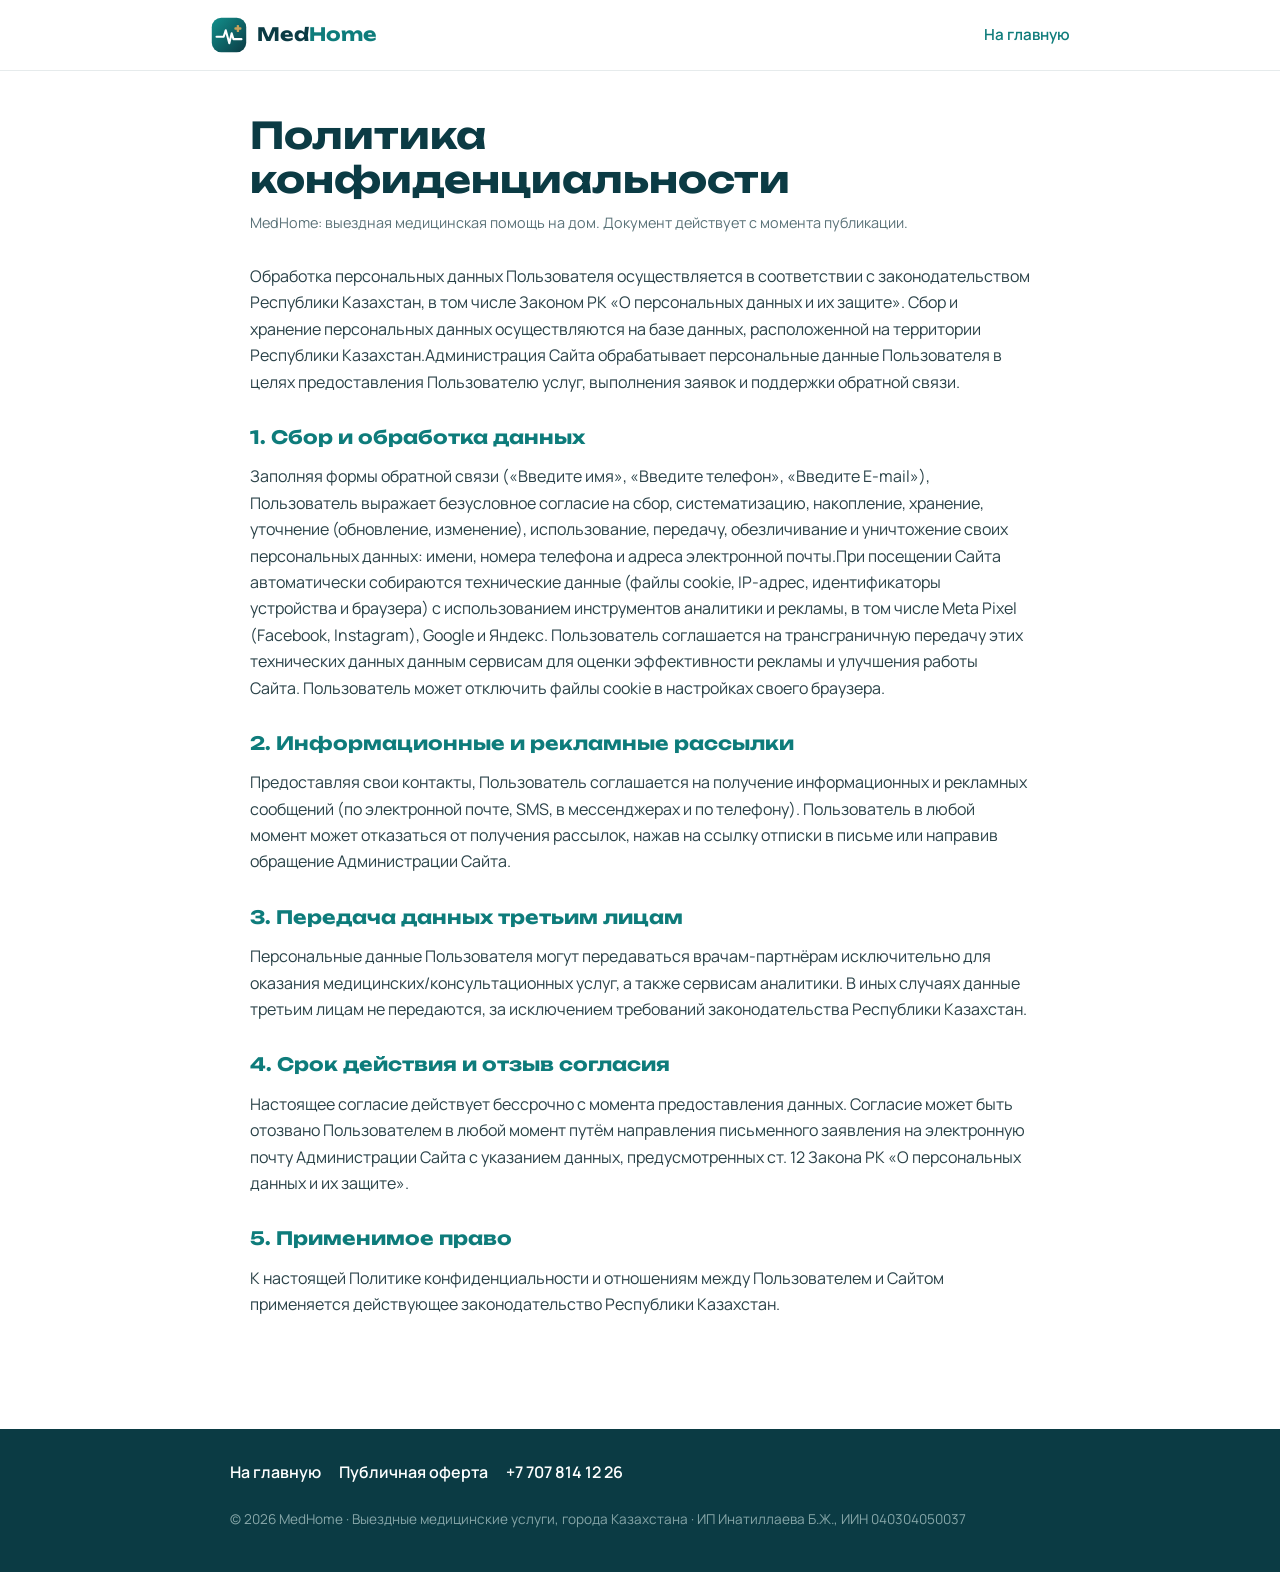
<file: privacy.html>
<!DOCTYPE html>
<html lang="ru">
<head>
<meta charset="UTF-8">
<meta name="viewport" content="width=device-width, initial-scale=1.0">
<title>Политика конфиденциальности | MedHome</title>
<meta name="robots" content="noindex, follow">
<link rel="icon" type="image/svg+xml" href="assets/favicon.svg">
<link rel="preconnect" href="https://fonts.googleapis.com"><link rel="preconnect" href="https://fonts.gstatic.com" crossorigin>
<link href="https://fonts.googleapis.com/css2?family=Manrope:wght@400;500;600;700;800&family=Unbounded:wght@600;700&display=swap" rel="stylesheet">
<style>
:root{--teal:#0E7C7B;--petrol:#0B3B44;--ink:#143A40;--muted:#5A7278;--gold:#C6A15B;--ivory:#F7FAFA}
*{margin:0;padding:0;box-sizing:border-box}
body{font-family:'Manrope',-apple-system,sans-serif;color:var(--ink);background:#fff;line-height:1.65}
.lh{position:sticky;top:0;z-index:10;background:rgba(255,255,255,.95);backdrop-filter:blur(10px);border-bottom:1px solid rgba(11,59,68,.1)}
.lh-in{max-width:900px;margin:0 auto;padding:16px 20px;display:flex;align-items:center;justify-content:space-between;gap:16px}
.lh-logo{display:inline-flex;align-items:center;gap:9px;text-decoration:none}
.lh-logo img{width:38px;height:38px}
.lh-logo span{font-family:'Unbounded',sans-serif;font-weight:700;font-size:1.15rem;color:var(--petrol)}
.lh-logo em{font-style:normal;color:var(--teal)}
.lh-back{color:var(--teal);text-decoration:none;font-weight:600;font-size:.95rem}
main{max-width:820px;margin:0 auto;padding:42px 20px 60px}
h1{font-family:'Unbounded',sans-serif;font-size:clamp(1.6rem,4vw,2.3rem);color:var(--petrol);margin-bottom:10px;line-height:1.2}
.upd{color:var(--muted);font-size:.9rem;margin-bottom:28px}
h2{font-family:'Unbounded',sans-serif;font-size:1.15rem;color:var(--teal);margin:28px 0 10px}
p{margin:0 0 12px;color:#2a4248}
ul{margin:0 0 14px 22px} li{margin:0 0 6px;color:#2a4248}
.lf{background:var(--petrol);color:#cfe3e4;padding:30px 20px;margin-top:40px}
.lf-in{max-width:820px;margin:0 auto;display:flex;flex-wrap:wrap;gap:14px 26px;align-items:center;justify-content:space-between}
.lf a{color:#fff;text-decoration:none;font-weight:600}
.lf-links a{margin-right:18px}
.lf-copy{color:#86a6a8;font-size:.85rem;width:100%;margin-top:8px}
</style>
</head>
<body>
<header class="lh"><div class="lh-in">
  <a class="lh-logo" href="index.html"><img src="assets/logo-icon.svg" alt="MedHome" onerror="this.style.display='none'"><span>Med<em>Home</em></span></a>
  <a class="lh-back" href="index.html">На главную</a>
</div></header>
<main>
  <h1>Политика конфиденциальности</h1>
  <p class="upd">MedHome: выездная медицинская помощь на дом. Документ действует с момента публикации.</p>
  <p>Обработка персональных данных Пользователя осуществляется в соответствии с законодательством Республики Казахстан, в том числе Законом РК «О персональных данных и их защите». Сбор и хранение персональных данных осуществляются на базе данных, расположенной на территории Республики Казахстан.Администрация Сайта обрабатывает персональные данные Пользователя в целях предоставления Пользователю услуг, выполнения заявок и поддержки обратной связи.</p>
<h2>1. Сбор и обработка данных</h2>
<p>Заполняя формы обратной связи («Введите имя», «Введите телефон», «Введите E-mail»), Пользователь выражает безусловное согласие на сбор, систематизацию, накопление, хранение, уточнение (обновление, изменение), использование, передачу, обезличивание и уничтожение своих персональных данных: имени, номера телефона и адреса электронной почты.При посещении Сайта автоматически собираются технические данные (файлы cookie, IP-адрес, идентификаторы устройства и браузера) с использованием инструментов аналитики и рекламы, в том числе Meta Pixel (Facebook, Instagram), Google и Яндекс. Пользователь соглашается на трансграничную передачу этих технических данных данным сервисам для оценки эффективности рекламы и улучшения работы Сайта. Пользователь может отключить файлы cookie в настройках своего браузера.</p>
<h2>2. Информационные и рекламные рассылки</h2>
<p>Предоставляя свои контакты, Пользователь соглашается на получение информационных и рекламных сообщений (по электронной почте, SMS, в мессенджерах и по телефону). Пользователь в любой момент может отказаться от получения рассылок, нажав на ссылку отписки в письме или направив обращение Администрации Сайта.</p>
<h2>3. Передача данных третьим лицам</h2>
<p>Персональные данные Пользователя могут передаваться врачам-партнёрам исключительно для оказания медицинских/консультационных услуг, а также сервисам аналитики. В иных случаях данные третьим лицам не передаются, за исключением требований законодательства Республики Казахстан.</p>
<h2>4. Срок действия и отзыв согласия</h2>
<p>Настоящее согласие действует бессрочно с момента предоставления данных. Согласие может быть отозвано Пользователем в любой момент путём направления письменного заявления на электронную почту Администрации Сайта с указанием данных, предусмотренных ст. 12 Закона РК «О персональных данных и их защите».</p>
<h2>5. Применимое право</h2>
<p>К настоящей Политике конфиденциальности и отношениям между Пользователем и Сайтом применяется действующее законодательство Республики Казахстан.</p>
</main>
<footer class="lf"><div class="lf-in">
  <div class="lf-links"><a href="index.html">На главную</a><a href="oferta.html">Публичная оферта</a><a href="tel:+77078141226">+7 707 814 12 26</a></div>
  <p class="lf-copy">© 2026 MedHome · Выездные медицинские услуги, города Казахстана · ИП Инатиллаева Б.Ж., ИИН 040304050037</p>
</div></footer>
</body></html>
</file>
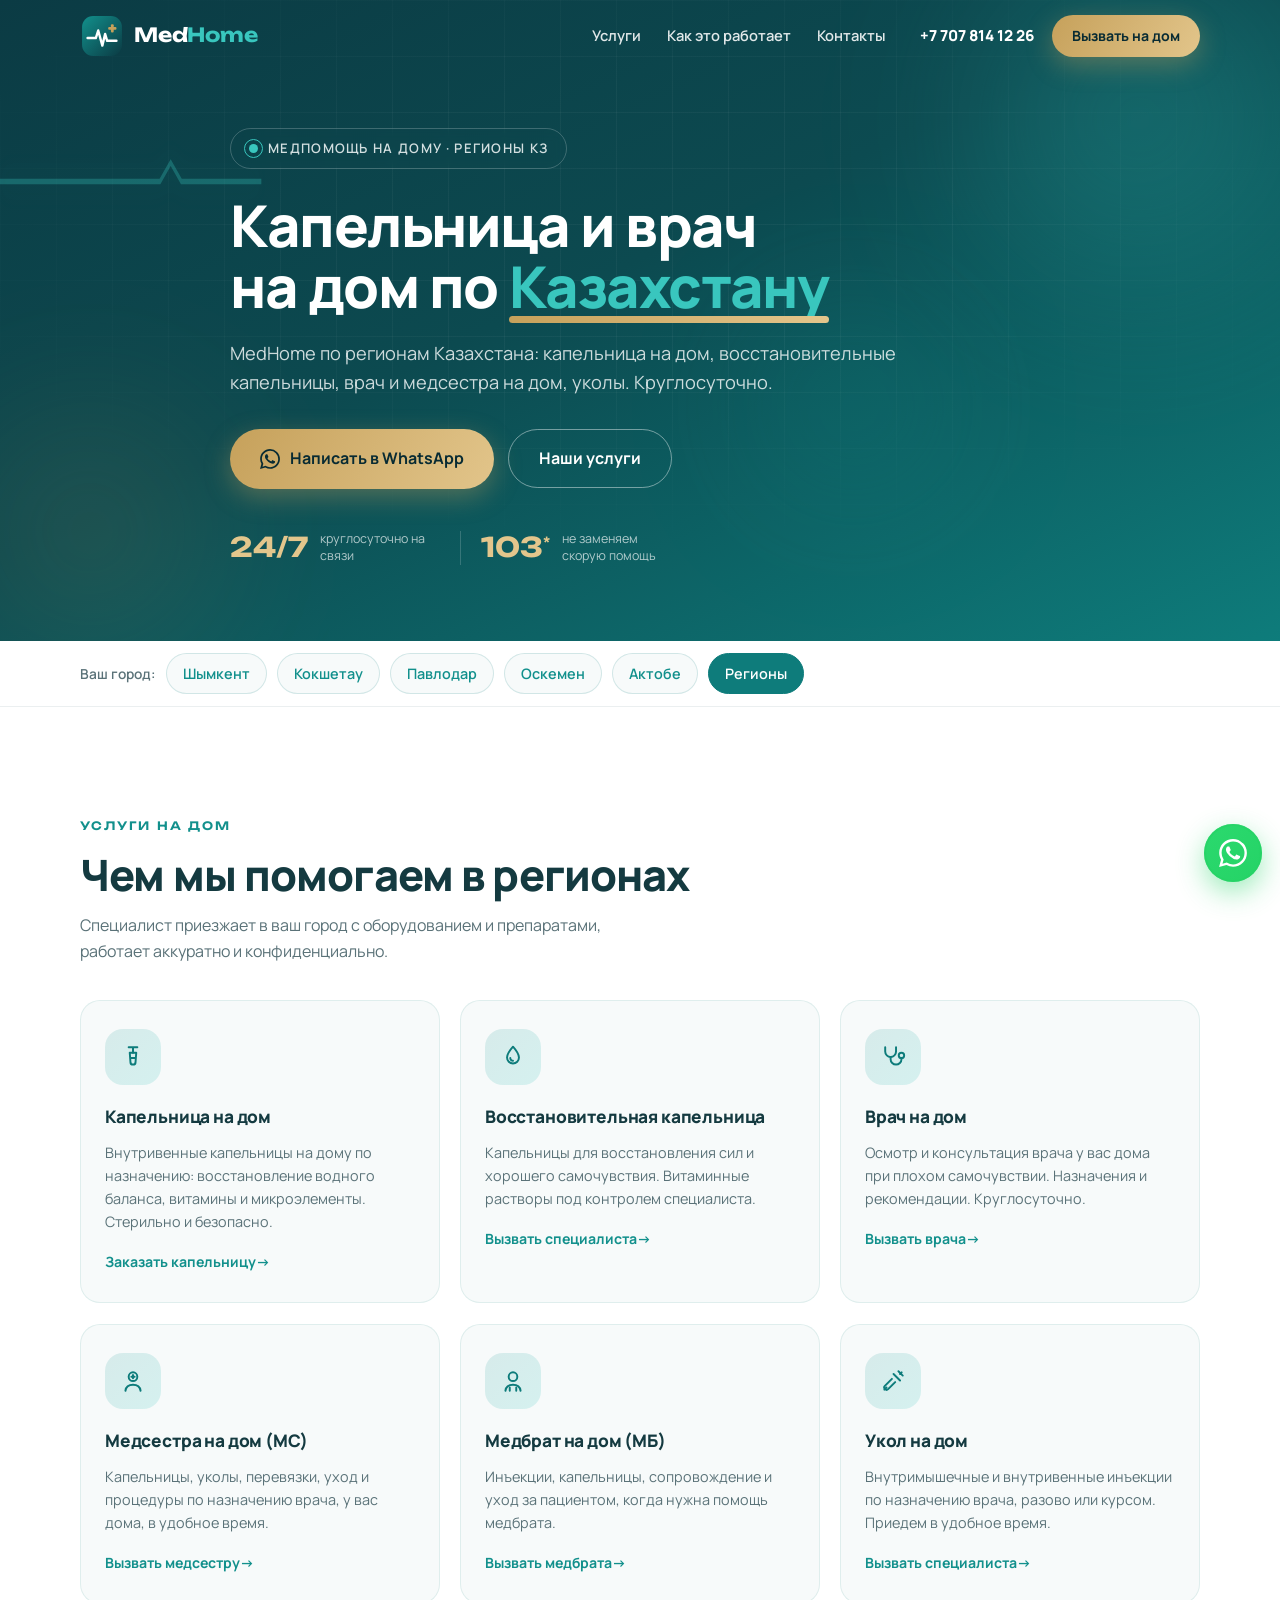
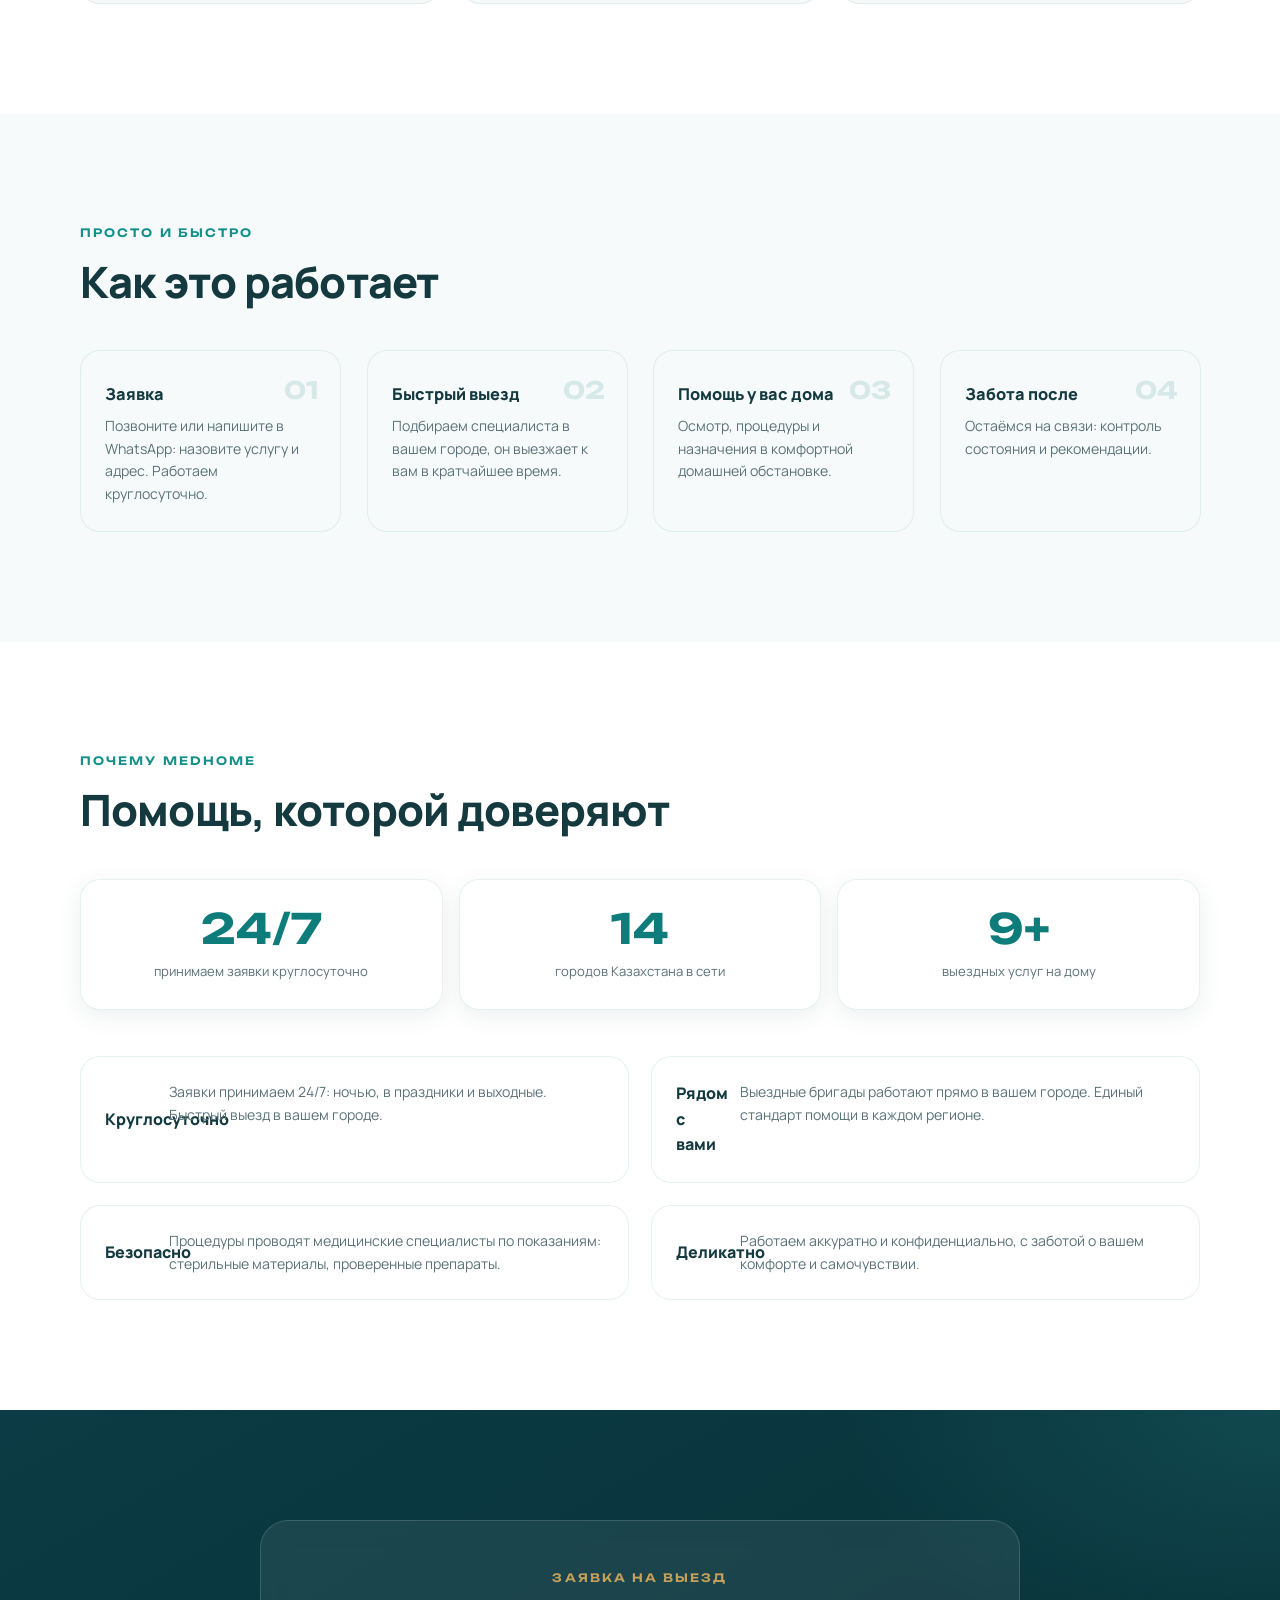
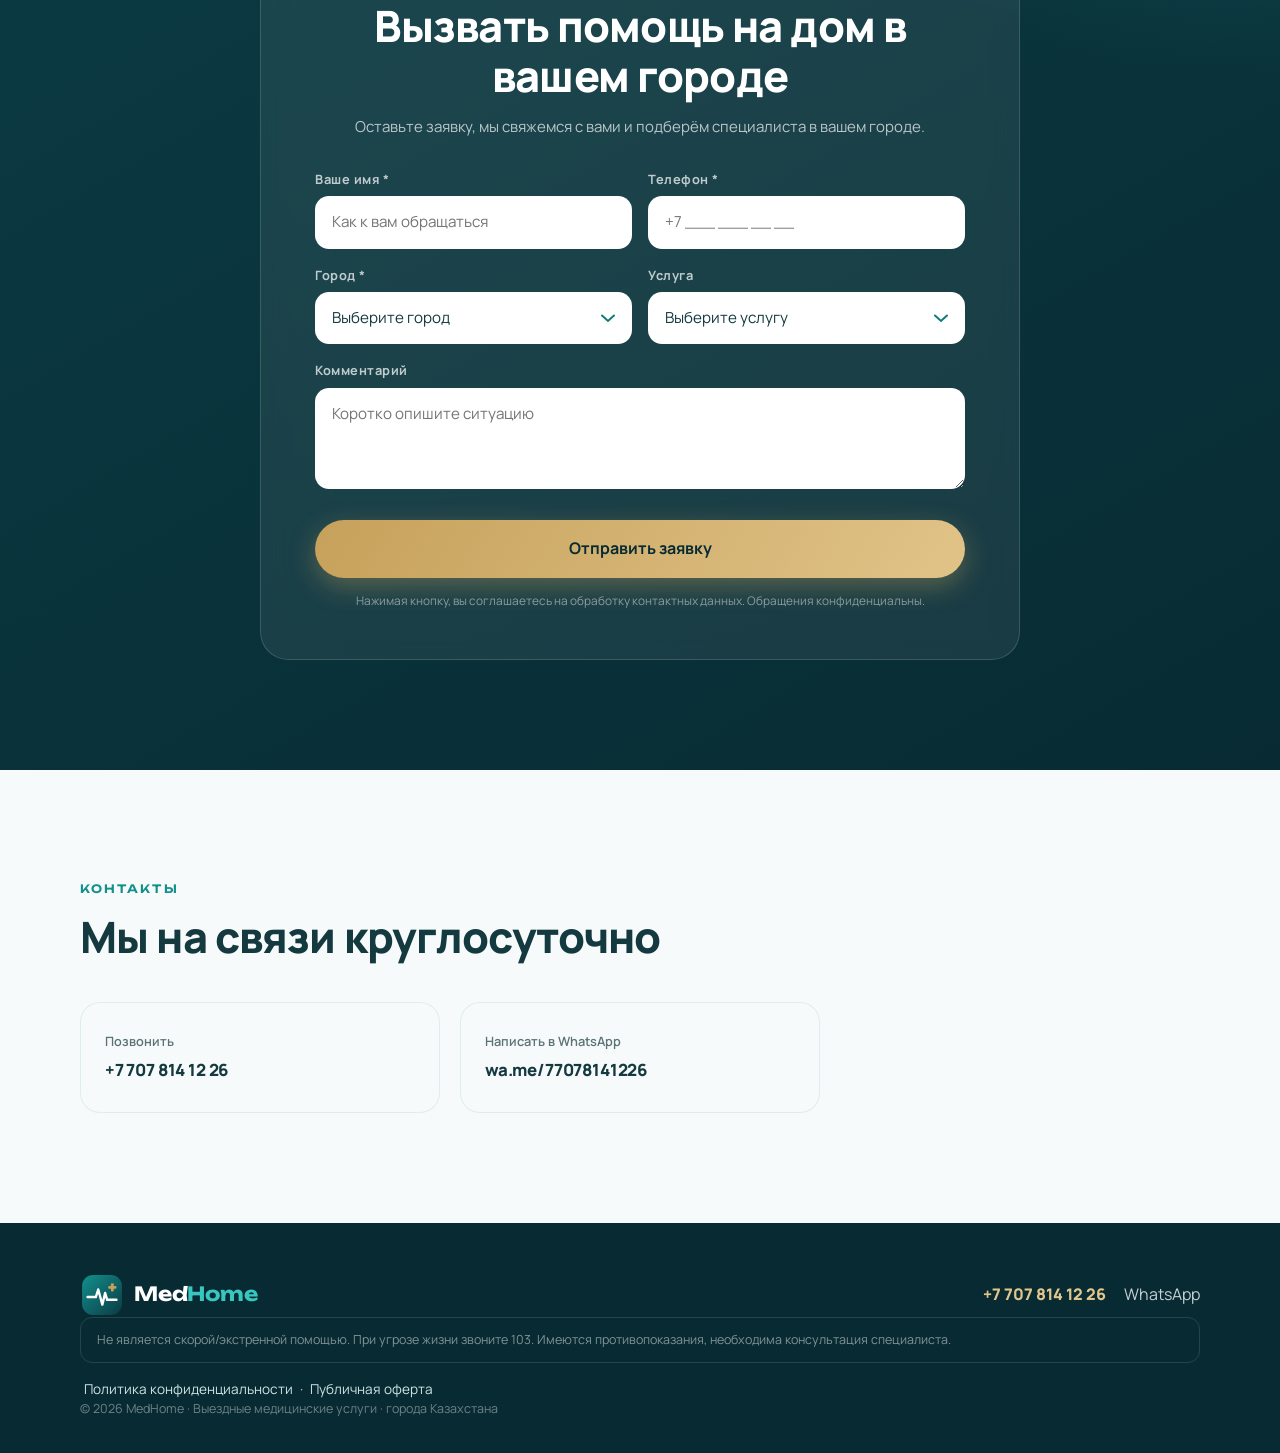
<file: regiony-med.html>
<!DOCTYPE html>
<html lang="ru">
<head>
  <meta charset="UTF-8">
  <meta name="viewport" content="width=device-width, initial-scale=1.0">
  <!-- Google tag (gtag.js) — Google Ads AW-18395260701 -->
  <script async src="https://www.googletagmanager.com/gtag/js?id=AW-18395260701"></script>
  <script>
    window.dataLayer = window.dataLayer || [];
    function gtag(){dataLayer.push(arguments);}
    gtag('js', new Date());
    gtag('config', 'AW-18395260701');
    function gtag_report_phone(){gtag('event','conversion',{'send_to':'AW-18395260701/IDc9CP7orOMcEJ3OxcNE','value':1.0,'currency':'USD'});}
    function gtag_report_lead(){gtag('event','conversion',{'send_to':'AW-18395260701/Q282CNDwrOMcEJ3OxcNE','value':1.0,'currency':'USD'});}
    function gtag_report_contact(){gtag('event','conversion',{'send_to':'AW-18395260701/AlpuCOf1rOMcEJ3OxcNE','value':1.0,'currency':'USD'});}
  </script>
  <title>Капельница и врач на дом по регионам Казахстана | MedHome</title>
  <meta name="description" content="MedHome по регионам Казахстана: капельница на дом, восстановительные и витаминные капельницы, врач и медсестра на дом, уколы. Круглосуточно.">
  <link rel="canonical" href="https://med-home.kz/regiony/regiony-med.html">
  <meta name="theme-color" content="#0E7C7B">
  <meta property="og:type" content="website"><meta property="og:site_name" content="MedHome">
  <meta property="og:title" content="Капельница и врач на дом по регионам Казахстана | MedHome"><meta property="og:description" content="MedHome по регионам Казахстана: капельница на дом, восстановительные и витаминные капельницы, врач и медсестра на дом, уколы. Круглосуточно.">
  <meta property="og:url" content="https://med-home.kz/regiony/regiony-med.html"><meta property="og:image" content="https://med-home.kz/regiony/assets/og-image.jpg">
  <meta property="og:locale" content="ru_RU">
  <link rel="icon" type="image/svg+xml" href="assets/favicon.svg">
  <link rel="preconnect" href="https://fonts.googleapis.com"><link rel="preconnect" href="https://fonts.gstatic.com" crossorigin>
  <link href="https://fonts.googleapis.com/css2?family=Manrope:wght@400;500;600;700;800&family=Unbounded:wght@500;600;700&display=swap" rel="stylesheet">
  <link rel="stylesheet" href="styles.css?v=4">
</head>
<body>
  <header class="header" id="header"><div class="container header-inner">
    <a href="index.html" class="logo" aria-label="MedHome"><img src="assets/logo-icon.svg" alt="MedHome" class="logo-icon" width="44" height="44"><span class="logo-word">Med<em>Home</em></span></a>
    <nav class="nav" id="nav" aria-label="Меню">
      <a href="#uslugi" class="nav-link">Услуги</a><a href="#kak-rabotaet" class="nav-link">Как это работает</a><a href="#kontakty" class="nav-link">Контакты</a>
      <div class="nav-cta"><a href="tel:+77078141226" class="nav-phone">+7 707 814 12 26</a><a href="#zayavka" class="btn btn-gold btn-sm">Вызвать на дом</a></div>
    </nav>
    <a href="tel:+77078141226" class="header-call" aria-label="Позвонить"><svg viewBox="0 0 24 24" width="20" height="20" fill="none" stroke="currentColor" stroke-width="2" stroke-linecap="round" stroke-linejoin="round" aria-hidden="true"><path d="M22 16.92v3a2 2 0 0 1-2.18 2 19.79 19.79 0 0 1-8.63-3.07 19.5 19.5 0 0 1-6-6 19.79 19.79 0 0 1-3.07-8.67A2 2 0 0 1 4.11 2h3a2 2 0 0 1 2 1.72c.12.96.36 1.9.7 2.81a2 2 0 0 1-.45 2.11L8.09 9.91a16 16 0 0 0 6 6l1.27-1.27a2 2 0 0 1 2.11-.45c.91.34 1.85.58 2.81.7A2 2 0 0 1 22 16.92z"/></svg></a>
    <button class="burger" id="burger" aria-label="Меню" aria-expanded="false" aria-controls="nav"><span></span><span></span><span></span></button>
  </div></header>
  <section class="hero hero-city" id="hero">
    <div class="hero-bg" aria-hidden="true"><div class="glow glow-1"></div><div class="glow glow-2"></div><div class="glow glow-3"></div><div class="hero-grid-lines"></div></div>
    <div class="container hero-inner hero-inner-city"><div class="hero-text">
      <p class="hero-badge reveal"><span class="pulse-dot" aria-hidden="true"></span>Медпомощь на дому · регионы КЗ</p>
      <h1 class="hero-title">Капельница и врач<br>на&nbsp;дом по&nbsp;<span class="accent-word">Казахстану</span></h1>
      <p class="hero-sub reveal d-2">MedHome по&nbsp;регионам Казахстана: капельница на&nbsp;дом, восстановительные капельницы, врач и&nbsp;медсестра на&nbsp;дом, уколы. Круглосуточно.</p>
      <div class="hero-cta reveal d-3">
        <a href="https://wa.me/77078141226" class="btn btn-gold btn-lg" target="_blank" rel="noopener"><svg viewBox="0 0 24 24" width="20" height="20" fill="currentColor" aria-hidden="true"><path d="M17.47 14.38c-.3-.15-1.77-.87-2.04-.97-.27-.1-.47-.15-.67.15-.2.3-.77.97-.94 1.17-.17.2-.35.22-.65.07-.3-.15-1.26-.46-2.4-1.48-.89-.79-1.49-1.77-1.66-2.07-.17-.3-.02-.46.13-.61.13-.13.3-.35.45-.52.15-.17.2-.3.3-.5.1-.2.05-.37-.02-.52-.08-.15-.67-1.62-.92-2.22-.24-.58-.49-.5-.67-.51l-.57-.01c-.2 0-.52.07-.8.37-.27.3-1.04 1.02-1.04 2.5 0 1.47 1.07 2.89 1.22 3.09.15.2 2.11 3.22 5.1 4.51.71.31 1.27.49 1.7.63.72.23 1.37.2 1.88.12.58-.09 1.77-.72 2.02-1.42.25-.7.25-1.3.17-1.42-.07-.12-.27-.2-.57-.35M12.05 21.79h-.01a9.8 9.8 0 0 1-4.98-1.36l-.36-.21-3.7.97.99-3.61-.24-.37a9.77 9.77 0 0 1-1.5-5.22c0-5.4 4.4-9.79 9.81-9.79a9.75 9.75 0 0 1 9.79 9.8c0 5.4-4.4 9.79-9.8 9.79m8.33-18.11A11.7 11.7 0 0 0 12.04 0C5.5 0 .16 5.33.16 11.88c0 2.1.55 4.14 1.59 5.94L.06 24l6.33-1.66a11.85 11.85 0 0 0 5.65 1.44h.01c6.54 0 11.87-5.33 11.87-11.88 0-3.18-1.24-6.16-3.49-8.4"/></svg> Написать в WhatsApp</a>
        <a href="#uslugi" class="btn btn-outline btn-lg">Наши услуги</a>
      </div>
      <div class="hero-facts reveal d-4"><div class="fact"><strong>24/7</strong><span>круглосуточно на связи</span></div><div class="fact-sep" aria-hidden="true"></div><div class="fact"><strong>103<sup>*</sup></strong><span>не заменяем скорую помощь</span></div></div>
    </div></div>
    <div class="hero-ecg-bottom" aria-hidden="true"><svg viewBox="0 0 1440 90" preserveAspectRatio="none"><path class="ecg-line-big" d="M0 50 H180 l12 -9 12 9 H360 l9 -32 12 62 9 -30 H620 l12 -9 12 9 H820 l9 -32 12 62 9 -30 H1080 l12 -9 12 9 H1260 l9 -32 12 62 9 -30 H1440"/></svg></div>
  </section>
  <nav class="city-switch" aria-label="Город"><div class="container city-switch-inner"><span class="city-switch-label">Ваш город:</span> <a href="shymkent-med.html" class="city-switch-link">Шымкент</a> <a href="kokshetau-med.html" class="city-switch-link">Кокшетау</a> <a href="pavlodar-med.html" class="city-switch-link">Павлодар</a> <a href="oskemen-med.html" class="city-switch-link">Оскемен</a> <a href="aktobe-med.html" class="city-switch-link">Актобе</a> <a href="regiony-med.html" class="city-switch-link active">Регионы</a></div></nav>
  <section class="section section-light" id="uslugi"><div class="container">
    <p class="eyebrow reveal">Услуги на дом</p><h2 class="section-title reveal">Чем мы помогаем в регионах</h2><p class="section-sub reveal">Специалист приезжает в ваш город с&nbsp;оборудованием и&nbsp;препаратами, работает аккуратно и&nbsp;конфиденциально.</p>
    <div class="services-grid">
      <article class="service-card reveal " id="kapelnica"><div class="service-icon" aria-hidden="true"><svg viewBox="0 0 24 24" width="26" height="26" fill="none" stroke="currentColor" stroke-width="1.8" stroke-linecap="round" stroke-linejoin="round"><path d="M8 3h8M12 3v5"/><path d="M9 8h6l-.7 9.3a2 2 0 0 1-2 1.7h-.6a2 2 0 0 1-2-1.7z"/><path d="M10 13h4"/></svg></div><h3>Капельница на дом</h3><p>Внутривенные капельницы на дому по назначению: восстановление водного баланса, витамины и микроэлементы. Стерильно и безопасно.</p><a href="#zayavka" class="service-link">Заказать капельницу<span aria-hidden="true"> →</span></a></article>
      <article class="service-card reveal d-1" id="vosst"><div class="service-icon" aria-hidden="true"><svg viewBox="0 0 24 24" width="26" height="26" fill="none" stroke="currentColor" stroke-width="1.8" stroke-linecap="round" stroke-linejoin="round"><path d="M12 2.5s5.5 6.2 5.5 10a5.5 5.5 0 0 1-11 0c0-3.8 5.5-10 5.5-10z"/><path d="M9.5 13a2.5 2.5 0 0 0 2.5 2.5"/></svg></div><h3>Восстановительная капельница</h3><p>Капельницы для восстановления сил и хорошего самочувствия. Витаминные растворы под контролем специалиста.</p><a href="#zayavka" class="service-link">Вызвать специалиста<span aria-hidden="true"> →</span></a></article>
      <article class="service-card reveal d-2" id="vrach"><div class="service-icon" aria-hidden="true"><svg viewBox="0 0 24 24" width="26" height="26" fill="none" stroke="currentColor" stroke-width="1.8" stroke-linecap="round" stroke-linejoin="round"><path d="M4.8 3v4a5 5 0 0 0 10 0V3"/><path d="M9.8 12v2a5 5 0 0 0 10 0v-1"/><circle cx="19.8" cy="10.5" r="2.5"/></svg></div><h3>Врач на дом</h3><p>Осмотр и консультация врача у вас дома при плохом самочувствии. Назначения и рекомендации. Круглосуточно.</p><a href="#zayavka" class="service-link">Вызвать врача<span aria-hidden="true"> →</span></a></article>
      <article class="service-card reveal d-3" id="medsestra"><div class="service-icon" aria-hidden="true"><svg viewBox="0 0 24 24" width="26" height="26" fill="none" stroke="currentColor" stroke-width="1.8" stroke-linecap="round" stroke-linejoin="round"><circle cx="12" cy="8" r="4"/><path d="M5 21c.5-3.5 3.4-5.5 7-5.5s6.5 2 7 5.5"/><path d="M12 6.5v3M10.5 8h3"/></svg></div><h3>Медсестра на дом (МС)</h3><p>Капельницы, уколы, перевязки, уход и процедуры по назначению врача, у вас дома, в удобное время.</p><a href="#zayavka" class="service-link">Вызвать медсестру<span aria-hidden="true"> →</span></a></article>
      <article class="service-card reveal d-4" id="medbrat"><div class="service-icon" aria-hidden="true"><svg viewBox="0 0 24 24" width="26" height="26" fill="none" stroke="currentColor" stroke-width="1.8" stroke-linecap="round" stroke-linejoin="round"><circle cx="12" cy="8" r="4"/><path d="M5 21c.5-3.5 3.4-5.5 7-5.5s6.5 2 7 5.5"/><path d="M9 21v-3M15 21v-3"/></svg></div><h3>Медбрат на дом (МБ)</h3><p>Инъекции, капельницы, сопровождение и уход за пациентом, когда нужна помощь медбрата.</p><a href="#zayavka" class="service-link">Вызвать медбрата<span aria-hidden="true"> →</span></a></article>
      <article class="service-card reveal d-1" id="ukol"><div class="service-icon" aria-hidden="true"><svg viewBox="0 0 24 24" width="26" height="26" fill="none" stroke="currentColor" stroke-width="1.8" stroke-linecap="round" stroke-linejoin="round"><path d="M20 4l-1.5 1.5M17 3l4 4M12.5 5.5l6 6M14 13l-6.5 6.5a2 2 0 0 1-2.8 0l-.2-.2a2 2 0 0 1 0-2.8L11 10"/><path d="M4 20l2-2"/></svg></div><h3>Укол на дом</h3><p>Внутримышечные и внутривенные инъекции по назначению врача, разово или курсом. Приедем в удобное время.</p><a href="#zayavka" class="service-link">Вызвать специалиста<span aria-hidden="true"> →</span></a></article>
    </div></div></section>
  <section class="section section-ivory" id="kak-rabotaet"><div class="container">
    <p class="eyebrow reveal">Просто и быстро</p><h2 class="section-title reveal">Как это работает</h2>
    <ol class="steps">
      <li class="step reveal"><span class="step-num">01</span><h3>Заявка</h3><p>Позвоните или напишите в WhatsApp: назовите услугу и адрес. Работаем круглосуточно.</p></li>
      <li class="step reveal d-1"><span class="step-num">02</span><h3>Быстрый выезд</h3><p>Подбираем специалиста в вашем городе, он выезжает к вам в кратчайшее время.</p></li>
      <li class="step reveal d-2"><span class="step-num">03</span><h3>Помощь у вас дома</h3><p>Осмотр, процедуры и назначения в комфортной домашней обстановке.</p></li>
      <li class="step reveal d-3"><span class="step-num">04</span><h3>Забота после</h3><p>Остаёмся на связи: контроль состояния и рекомендации.</p></li>
    </ol></div></section>
  <section class="section section-light" id="pochemu-my"><div class="container">
    <p class="eyebrow reveal">Почему MedHome</p><h2 class="section-title reveal">Помощь, которой доверяют</h2>
    <div class="counters reveal">
      <div class="counter"><strong>24/7</strong><span>принимаем заявки круглосуточно</span></div>
      <div class="counter"><strong><span class="count" data-count="15">0</span></strong><span>городов Казахстана в сети</span></div>
      <div class="counter"><strong><span class="count" data-count="10">0</span>+</strong><span>выездных услуг на дому</span></div>
    </div>
    <div class="why-grid">
      <div class="why-item reveal"><h3>Круглосуточно</h3><p>Заявки принимаем 24/7: ночью, в праздники и выходные. Быстрый выезд в вашем городе.</p></div>
      <div class="why-item reveal d-1"><h3>Рядом с вами</h3><p>Выездные бригады работают прямо в вашем городе. Единый стандарт помощи в каждом регионе.</p></div>
      <div class="why-item reveal d-2"><h3>Безопасно</h3><p>Процедуры проводят медицинские специалисты по показаниям: стерильные материалы, проверенные препараты.</p></div>
      <div class="why-item reveal d-3"><h3>Деликатно</h3><p>Работаем аккуратно и конфиденциально, с заботой о вашем комфорте и самочувствии.</p></div>
    </div></div></section>
  <section class="section section-form" id="zayavka"><div class="container"><div class="form-card reveal">
    <div class="form-head"><p class="eyebrow eyebrow-gold">Заявка на выезд</p><h2 class="section-title">Вызвать помощь на дом в вашем городе</h2><p class="form-note">Оставьте заявку, мы свяжемся с&nbsp;вами и&nbsp;подберём специалиста в вашем городе.</p></div>
    <form id="leadForm" novalidate>
      <div class="form-row">
        <label class="field"><span>Ваше имя *</span><input type="text" name="name" required autocomplete="name" placeholder="Как к вам обращаться"></label>
        <label class="field"><span>Телефон *</span><input type="tel" name="phone" required autocomplete="tel" inputmode="tel" placeholder="+7 ___ ___ __ __"></label>
      </div>
      <div class="form-row">
        <label class="field"><span>Город *</span><select name="city" required><option value="" selected>Выберите город</option><option>Мой город</option><option>Другой город</option></select></label>
        <label class="field"><span>Услуга</span><select name="service"><option value="" selected>Выберите услугу</option>
                <option>Капельница на дом</option>
                <option>Восстановительная капельница</option>
                <option>Врач на дом</option>
                <option>Медсестра (МС)</option>
                <option>Медбрат (МБ)</option>
                <option>Укол на дом</option>
                <option>Нужна консультация</option></select></label>
      </div>
      <label class="field"><span>Комментарий</span><textarea name="comment" rows="3" placeholder="Коротко опишите ситуацию"></textarea></label>
      <button type="submit" class="btn btn-gold btn-lg btn-block">Отправить заявку</button>
      <p class="form-privacy">Нажимая кнопку, вы соглашаетесь на обработку контактных данных. Обращения конфиденциальны.</p>
    </form>
    <div class="form-success" id="formSuccess" hidden><h3>Спасибо! Заявка принята</h3><p>Мы скоро свяжемся с вами. Если срочно, напишите в WhatsApp: <a href="https://wa.me/77078141226" target="_blank" rel="noopener">wa.me/77078141226</a> или позвоните <a href="tel:+77078141226">+7&nbsp;707&nbsp;814&nbsp;12&nbsp;26</a>.</p></div>
  </div></div></section>
  <section class="section section-ivory" id="kontakty"><div class="container">
    <p class="eyebrow reveal">Контакты</p><h2 class="section-title reveal">Мы на связи круглосуточно</h2>
    <div class="contact-grid">
      <a href="tel:+77078141226" class="contact-card reveal"><span class="contact-label">Позвонить</span><strong>+7 707 814 12 26</strong></a>
      <a href="https://wa.me/77078141226" class="contact-card reveal d-1" target="_blank" rel="noopener"><span class="contact-label">Написать в WhatsApp</span><strong>wa.me/77078141226</strong></a>
    </div></div></section>
  <footer class="footer"><div class="container">
    <div class="footer-top"><a href="index.html" class="logo logo-footer"><img src="assets/logo-icon.svg" alt="MedHome" class="logo-icon" width="40" height="40" loading="lazy"><span class="logo-word">Med<em>Home</em></span></a>
    <div class="footer-contacts"><a href="tel:+77078141226" class="footer-phone">+7 707 814 12 26</a><a href="https://wa.me/77078141226" target="_blank" rel="noopener">WhatsApp</a></div></div>
    <p class="footer-disclaimer">Не является скорой/экстренной помощью. При угрозе жизни звоните 103. Имеются противопоказания, необходима консультация специалиста.</p>
      <p class="footer-legal"><a href="privacy.html">Политика конфиденциальности</a> · <a href="oferta.html">Публичная оферта</a></p>
      <p class="footer-copy">© <span id="year">2026</span> MedHome · Выездные медицинские услуги · города Казахстана</p>
  </div></footer>
  <a href="https://wa.me/77078141226" class="wa-float" target="_blank" rel="noopener" aria-label="WhatsApp"><span class="wa-ring" aria-hidden="true"></span><svg viewBox="0 0 24 24" width="28" height="28" fill="currentColor" aria-hidden="true"><path d="M17.47 14.38c-.3-.15-1.77-.87-2.04-.97-.27-.1-.47-.15-.67.15-.2.3-.77.97-.94 1.17-.17.2-.35.22-.65.07-.3-.15-1.26-.46-2.4-1.48-.89-.79-1.49-1.77-1.66-2.07-.17-.3-.02-.46.13-.61.13-.13.3-.35.45-.52.15-.17.2-.3.3-.5.1-.2.05-.37-.02-.52-.08-.15-.67-1.62-.92-2.22-.24-.58-.49-.5-.67-.51l-.57-.01c-.2 0-.52.07-.8.37-.27.3-1.04 1.02-1.04 2.5 0 1.47 1.07 2.89 1.22 3.09.15.2 2.11 3.22 5.1 4.51.71.31 1.27.49 1.7.63.72.23 1.37.2 1.88.12.58-.09 1.77-.72 2.02-1.42.25-.7.25-1.3.17-1.42-.07-.12-.27-.2-.57-.35M12.05 21.79h-.01a9.8 9.8 0 0 1-4.98-1.36l-.36-.21-3.7.97.99-3.61-.24-.37a9.77 9.77 0 0 1-1.5-5.22c0-5.4 4.4-9.79 9.81-9.79a9.75 9.75 0 0 1 9.79 9.8c0 5.4-4.4 9.79-9.8 9.79m8.33-18.11A11.7 11.7 0 0 0 12.04 0C5.5 0 .16 5.33.16 11.88c0 2.1.55 4.14 1.59 5.94L.06 24l6.33-1.66a11.85 11.85 0 0 0 5.65 1.44h.01c6.54 0 11.87-5.33 11.87-11.88 0-3.18-1.24-6.16-3.49-8.4"/></svg></a>
  <script>
    window.MEDHOME_LEAD = {
      worker: 'https://medhome-leadbot.alikanafin0.workers.dev',
      secret: 'd6867dcdbdcfb8f2f2fda561a1081566cc8e1bc58fe306fb',
      site: 'MedHome (регионы)',
      wa: '77078141226',
      city: ''
    };
  </script>
  <script src="lead-capture.js?v=1" defer></script>
  <script src="script.js?v=4" defer></script>
</body></html>
</file>
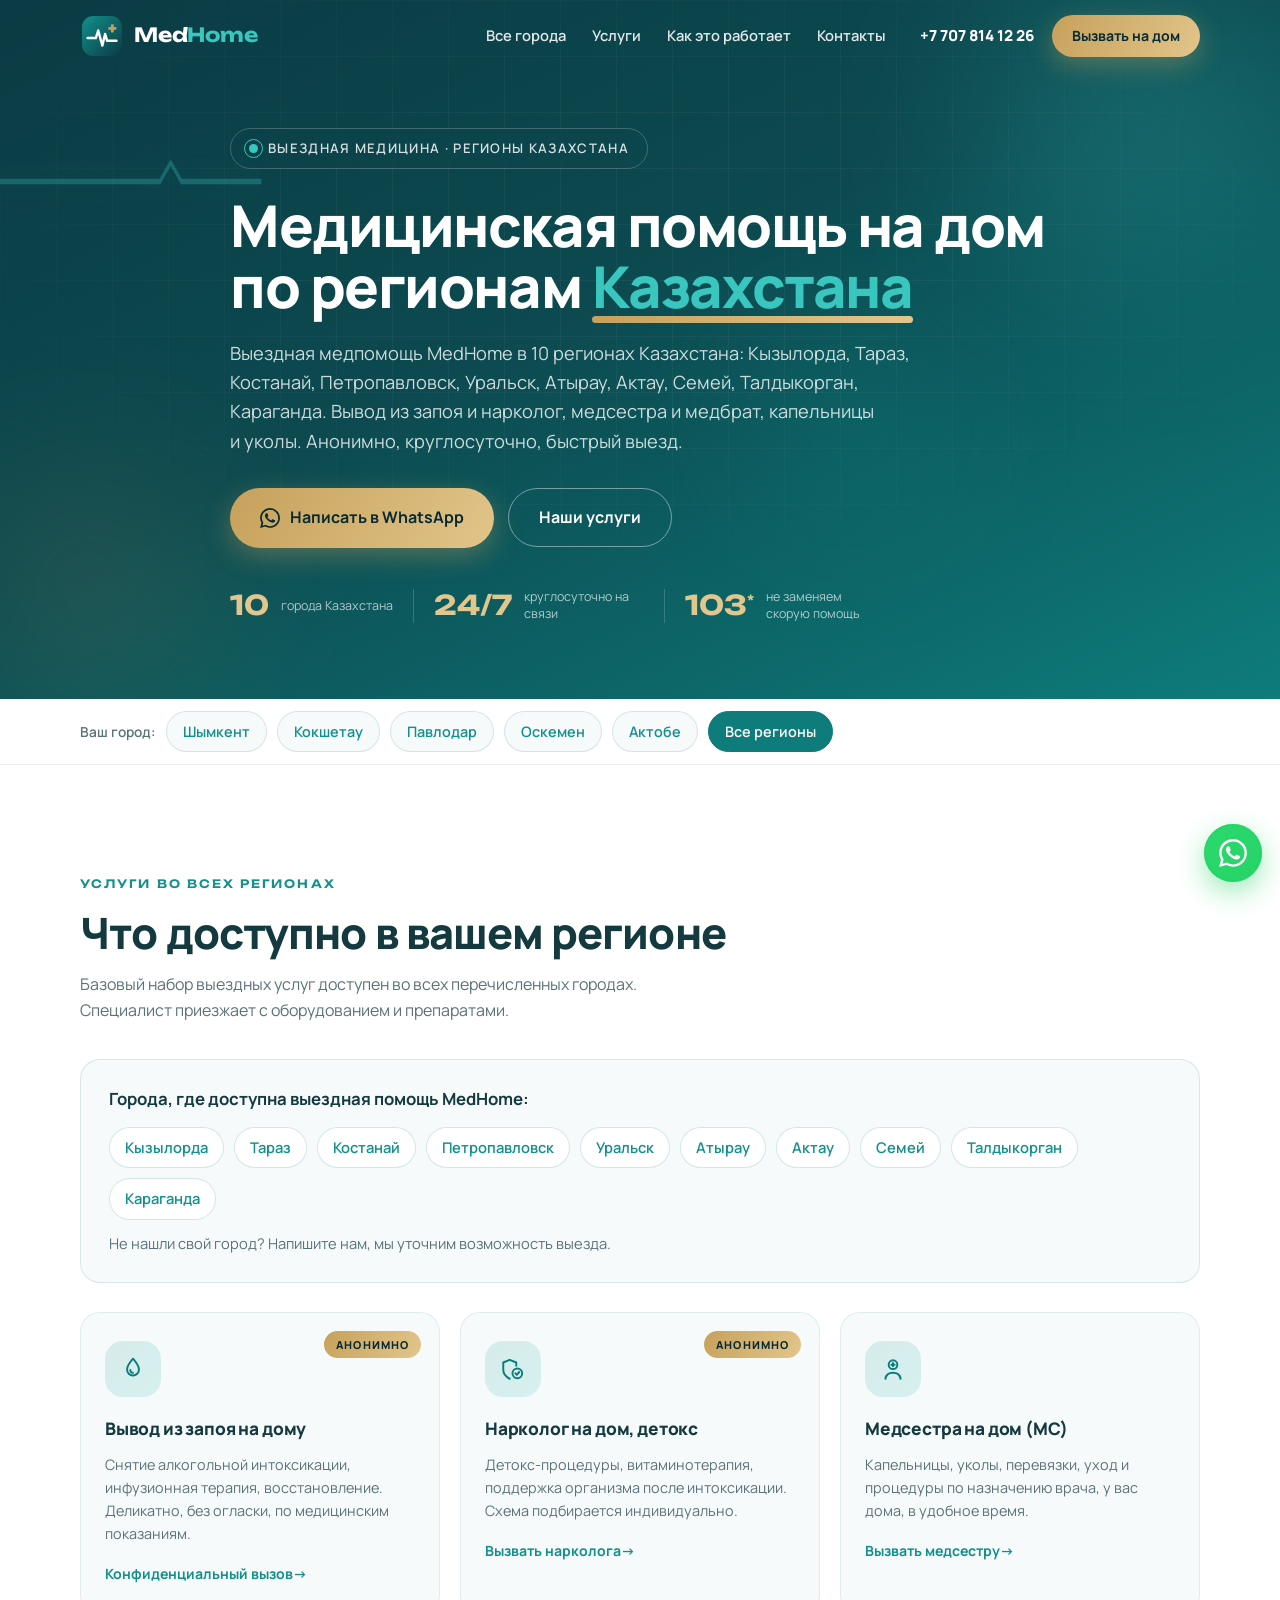
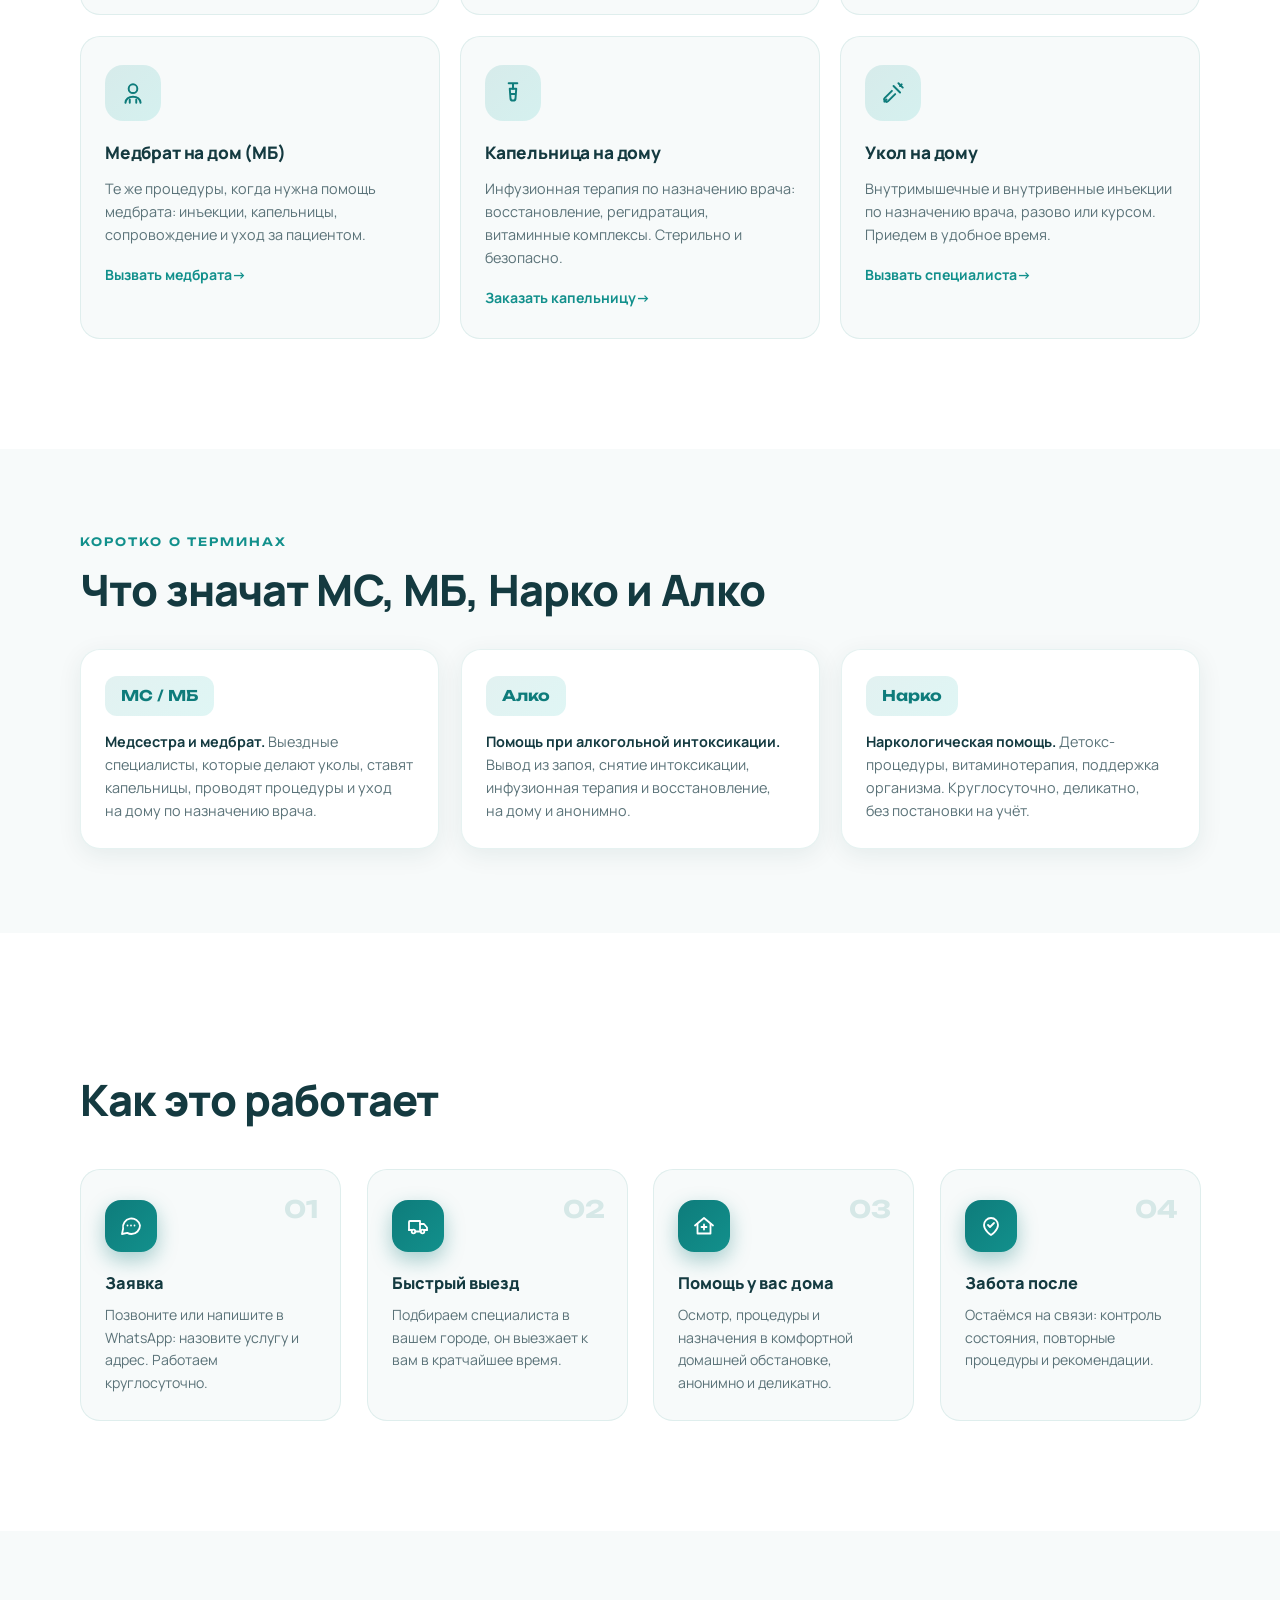
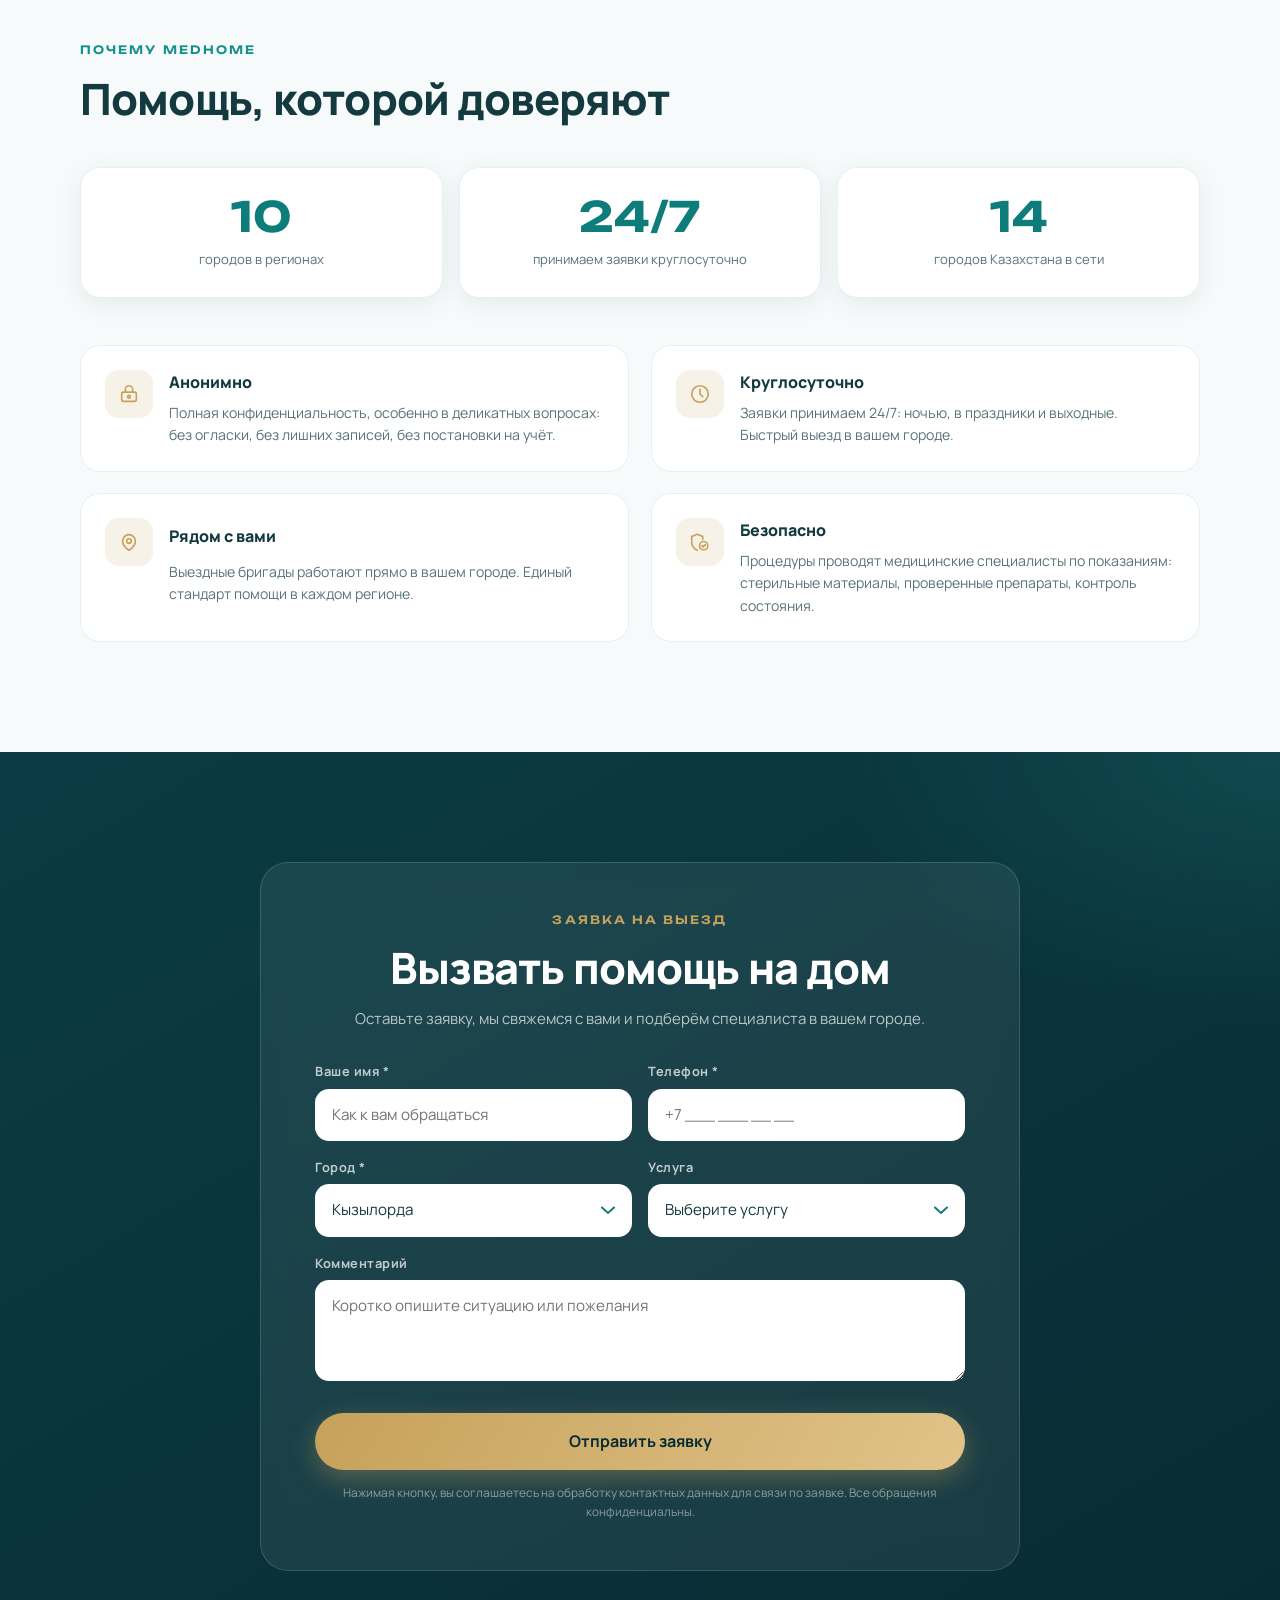
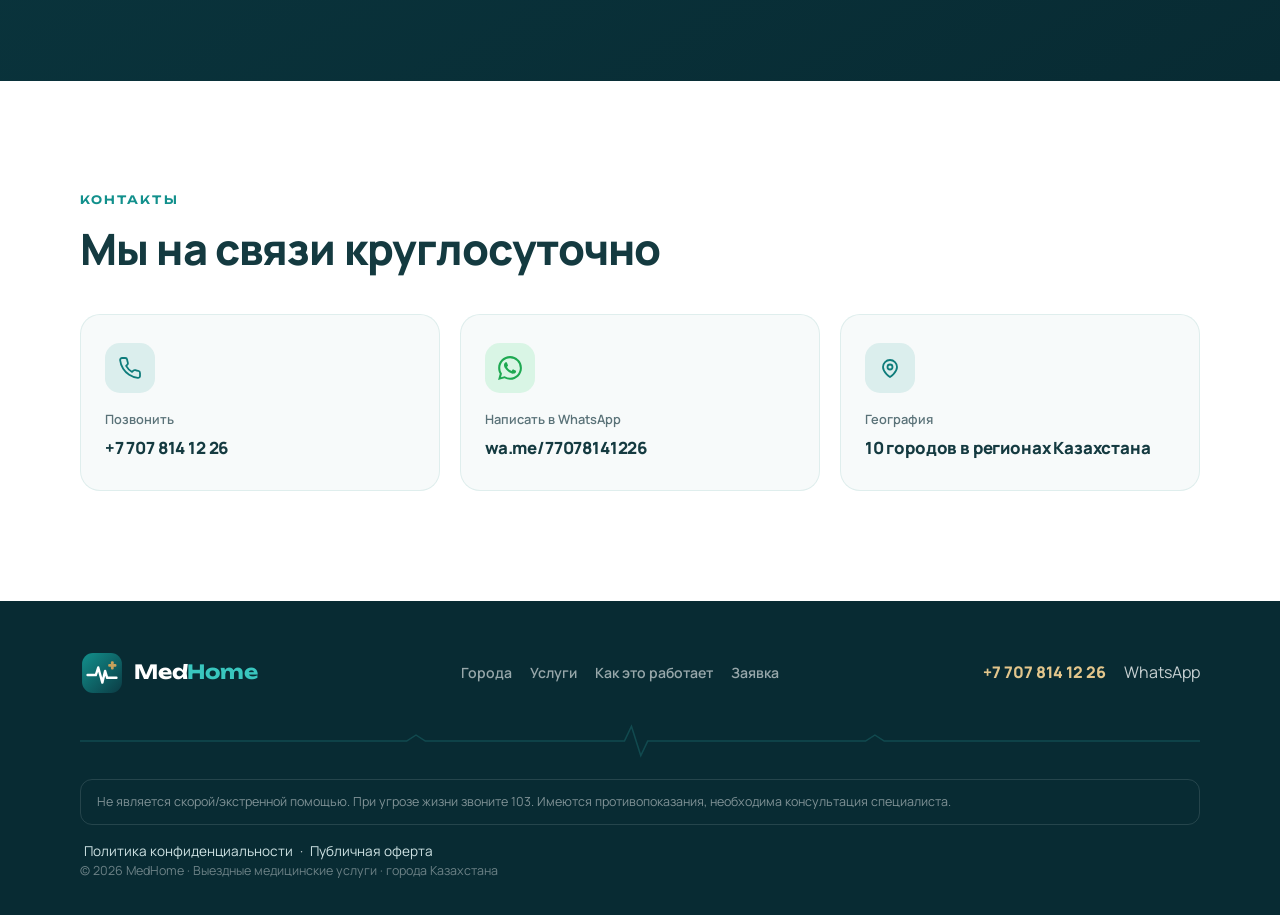
<file: regiony.html>
<!DOCTYPE html>
<html lang="ru">
<head>
  <meta charset="UTF-8">
  <meta name="viewport" content="width=device-width, initial-scale=1.0">

  <!-- Google tag (gtag.js) — Google Ads AW-18395260701 (общий с основным med-home.kz; результаты делятся по кампаниям) -->
  <script async src="https://www.googletagmanager.com/gtag/js?id=AW-18395260701"></script>
  <script>
    window.dataLayer = window.dataLayer || [];
    function gtag(){dataLayer.push(arguments);}
    gtag('js', new Date());
    gtag('config', 'AW-18395260701');
    function gtag_report_phone(){gtag('event','conversion',{'send_to':'AW-18395260701/IDc9CP7orOMcEJ3OxcNE','value':1.0,'currency':'USD'});}
    function gtag_report_lead(){gtag('event','conversion',{'send_to':'AW-18395260701/Q282CNDwrOMcEJ3OxcNE','value':1.0,'currency':'USD'});}
    function gtag_report_contact(){gtag('event','conversion',{'send_to':'AW-18395260701/AlpuCOf1rOMcEJ3OxcNE','value':1.0,'currency':'USD'});}
  </script>
  <title>Медицинская помощь на дом по регионам Казахстана: вывод из запоя, нарколог, медсестра, капельница, укол | MedHome</title>
  <meta name="description" content="MedHome по регионам Казахстана: Кызылорда, Тараз, Костанай, Петропавловск, Уральск, Атырау, Актау, Семей, Талдыкорган, Караганда. Вывод из запоя, нарколог, медсестра и медбрат, капельницы, уколы на дом. Анонимно, круглосуточно.">
  <link rel="canonical" href="https://med-home.kz/regiony/regiony.html">
  <meta name="theme-color" content="#0E7C7B">
  <meta property="og:type" content="website">
  <meta property="og:site_name" content="MedHome">
  <meta property="og:title" content="Медицинская помощь на дом по регионам Казахстана: вывод из запоя, нарколог, медсестра, капельница, укол | MedHome">
  <meta property="og:description" content="MedHome по регионам Казахстана: Кызылорда, Тараз, Костанай, Петропавловск, Уральск, Атырау, Актау, Семей, Талдыкорган, Караганда. Вывод из запоя, нарколог, медсестра и медбрат, капельницы, уколы на дом. Анонимно, круглосуточно.">
  <meta property="og:url" content="https://med-home.kz/regiony/regiony.html">
  <meta property="og:image" content="https://med-home.kz/regiony/assets/og-image.jpg">
  <meta property="og:locale" content="ru_RU">
  <meta name="twitter:card" content="summary_large_image">
  <meta name="twitter:title" content="Медицинская помощь на дом по регионам Казахстана: вывод из запоя, нарколог, медсестра, капельница, укол | MedHome">
  <meta name="twitter:description" content="MedHome по регионам Казахстана: Кызылорда, Тараз, Костанай, Петропавловск, Уральск, Атырау, Актау, Семей, Талдыкорган, Караганда. Вывод из запоя, нарколог, медсестра и медбрат, капельницы, уколы на дом. Анонимно, круглосуточно.">
  <meta name="twitter:image" content="https://med-home.kz/regiony/assets/og-image.jpg">
  <link rel="icon" type="image/svg+xml" href="assets/favicon.svg">
  <link rel="preconnect" href="https://fonts.googleapis.com">
  <link rel="preconnect" href="https://fonts.gstatic.com" crossorigin>
  <link href="https://fonts.googleapis.com/css2?family=Manrope:wght@400;500;600;700;800&family=Unbounded:wght@500;600;700&display=swap" rel="stylesheet">
  <link rel="stylesheet" href="styles.css?v=4">
</head>
<body>
  <header class="header" id="header">
    <div class="container header-inner">
      <a href="index.html" class="logo" aria-label="MedHome, на главную">
        <img src="assets/logo-icon.svg" alt="Логотип MedHome" class="logo-icon" width="44" height="44">
        <span class="logo-word">Med<em>Home</em></span>
      </a>
      <nav class="nav" id="nav" aria-label="Основная навигация">
        <a href="index.html#goroda" class="nav-link">Все города</a>
        <a href="#uslugi" class="nav-link">Услуги</a>
        <a href="#kak-rabotaet" class="nav-link">Как это работает</a>
        <a href="#kontakty" class="nav-link">Контакты</a>
        <div class="nav-cta">
          <a href="tel:+77078141226" class="nav-phone">+7 707 814 12 26</a>
          <a href="#zayavka" class="btn btn-gold btn-sm">Вызвать на дом</a>
        </div>
      </nav>
      <a href="tel:+77078141226" class="header-call" aria-label="Позвонить: +7 707 814 12 26"><svg viewBox="0 0 24 24" width="20" height="20" fill="none" stroke="currentColor" stroke-width="2" stroke-linecap="round" stroke-linejoin="round" aria-hidden="true"><path d="M22 16.92v3a2 2 0 0 1-2.18 2 19.79 19.79 0 0 1-8.63-3.07 19.5 19.5 0 0 1-6-6 19.79 19.79 0 0 1-3.07-8.67A2 2 0 0 1 4.11 2h3a2 2 0 0 1 2 1.72c.12.96.36 1.9.7 2.81a2 2 0 0 1-.45 2.11L8.09 9.91a16 16 0 0 0 6 6l1.27-1.27a2 2 0 0 1 2.11-.45c.91.34 1.85.58 2.81.7A2 2 0 0 1 22 16.92z"/></svg></a>
      <button class="burger" id="burger" aria-label="Открыть меню" aria-expanded="false" aria-controls="nav">
        <span></span><span></span><span></span>
      </button>
    </div>
  </header>
  <section class="hero hero-city" id="hero">
    <div class="hero-bg" aria-hidden="true">
      <div class="glow glow-1"></div><div class="glow glow-2"></div><div class="glow glow-3"></div>
      <div class="hero-grid-lines"></div>
    </div>
    <div class="container hero-inner hero-inner-city">
      <div class="hero-text">
        <p class="hero-badge reveal"><span class="pulse-dot" aria-hidden="true"></span>Выездная медицина · регионы Казахстана</p>
        <h1 class="hero-title">Медицинская помощь на&nbsp;дом<br>по&nbsp;регионам <span class="accent-word">Казахстана</span></h1>
        <p class="hero-sub reveal d-2">Выездная медпомощь MedHome в&nbsp;10&nbsp;регионах Казахстана: Кызылорда, Тараз, Костанай, Петропавловск, Уральск, Атырау, Актау, Семей, Талдыкорган, Караганда. Вывод из&nbsp;запоя и&nbsp;нарколог, медсестра и&nbsp;медбрат, капельницы и&nbsp;уколы. Анонимно, круглосуточно, быстрый выезд.</p>
        <div class="hero-cta reveal d-3">
          <a href="https://wa.me/77078141226" class="btn btn-gold btn-lg" target="_blank" rel="noopener"><svg viewBox="0 0 24 24" width="20" height="20" fill="currentColor" aria-hidden="true"><path d="M17.47 14.38c-.3-.15-1.77-.87-2.04-.97-.27-.1-.47-.15-.67.15-.2.3-.77.97-.94 1.17-.17.2-.35.22-.65.07-.3-.15-1.26-.46-2.4-1.48-.89-.79-1.49-1.77-1.66-2.07-.17-.3-.02-.46.13-.61.13-.13.3-.35.45-.52.15-.17.2-.3.3-.5.1-.2.05-.37-.02-.52-.08-.15-.67-1.62-.92-2.22-.24-.58-.49-.5-.67-.51l-.57-.01c-.2 0-.52.07-.8.37-.27.3-1.04 1.02-1.04 2.5 0 1.47 1.07 2.89 1.22 3.09.15.2 2.11 3.22 5.1 4.51.71.31 1.27.49 1.7.63.72.23 1.37.2 1.88.12.58-.09 1.77-.72 2.02-1.42.25-.7.25-1.3.17-1.42-.07-.12-.27-.2-.57-.35M12.05 21.79h-.01a9.8 9.8 0 0 1-4.98-1.36l-.36-.21-3.7.97.99-3.61-.24-.37a9.77 9.77 0 0 1-1.5-5.22c0-5.4 4.4-9.79 9.81-9.79a9.75 9.75 0 0 1 9.79 9.8c0 5.4-4.4 9.79-9.8 9.79m8.33-18.11A11.7 11.7 0 0 0 12.04 0C5.5 0 .16 5.33.16 11.88c0 2.1.55 4.14 1.59 5.94L.06 24l6.33-1.66a11.85 11.85 0 0 0 5.65 1.44h.01c6.54 0 11.87-5.33 11.87-11.88 0-3.18-1.24-6.16-3.49-8.4"/></svg> Написать в WhatsApp</a>
          <a href="#uslugi" class="btn btn-outline btn-lg">Наши услуги</a>
        </div>
        <div class="hero-facts reveal d-4">
          <div class="fact"><strong>10</strong><span>города Казахстана</span></div>
          <div class="fact-sep" aria-hidden="true"></div>
          <div class="fact"><strong>24/7</strong><span>круглосуточно на связи</span></div>
          <div class="fact-sep" aria-hidden="true"></div>
          <div class="fact"><strong>103<sup>*</sup></strong><span>не заменяем скорую помощь</span></div>
        </div>
      </div>
    </div>
    <div class="hero-ecg-bottom" aria-hidden="true">
      <svg viewBox="0 0 1440 90" preserveAspectRatio="none">
        <path class="ecg-line-big" d="M0 50 H180 l12 -9 12 9 H360 l9 -32 12 62 9 -30 H620 l12 -9 12 9 H820 l9 -32 12 62 9 -30 H1080 l12 -9 12 9 H1260 l9 -32 12 62 9 -30 H1440"/>
      </svg>
    </div>
  </section>
  <nav class="city-switch" aria-label="Выбор города">
    <div class="container city-switch-inner">
      <span class="city-switch-label">Ваш город:</span>
      <a href="shymkent.html" class="city-switch-link">Шымкент</a>
      <a href="kokshetau.html" class="city-switch-link">Кокшетау</a>
      <a href="pavlodar.html" class="city-switch-link">Павлодар</a>
      <a href="oskemen.html" class="city-switch-link">Оскемен</a>
      <a href="aktobe.html" class="city-switch-link">Актобе</a>
      <a href="regiony.html" class="city-switch-link active">Все регионы</a>
    </div>
  </nav>
  <section class="section section-light" id="uslugi">
    <div class="container">
      <p class="eyebrow reveal">Услуги во всех регионах</p>
      <h2 class="section-title reveal">Что доступно в вашем регионе</h2>
      <p class="section-sub reveal">Базовый набор выездных услуг доступен во&nbsp;всех перечисленных городах. Специалист приезжает с&nbsp;оборудованием и&nbsp;препаратами.</p>
      <div class="regions-banner reveal">
        <h3>Города, где доступна выездная помощь MedHome:</h3>
        <ul class="regions-list-wide" aria-label="Города регионов"><li>Кызылорда</li><li>Тараз</li><li>Костанай</li><li>Петропавловск</li><li>Уральск</li><li>Атырау</li><li>Актау</li><li>Семей</li><li>Талдыкорган</li><li>Караганда</li></ul>
        <p class="regions-note">Не нашли свой город? Напишите нам, мы уточним возможность выезда.</p>
      </div>
      <div class="services-grid">
        <article class="service-card reveal " id="vyvod-iz-zapoya">
          <span class="service-tag">Анонимно</span>
          <div class="service-icon" aria-hidden="true"><svg viewBox="0 0 24 24" width="26" height="26" fill="none" stroke="currentColor" stroke-width="1.8" stroke-linecap="round" stroke-linejoin="round"><path d="M12 2.5s5.5 6.2 5.5 10a5.5 5.5 0 0 1-11 0c0-3.8 5.5-10 5.5-10z"/><path d="M9.5 13a2.5 2.5 0 0 0 2.5 2.5"/></svg></div>
          <h3>Вывод из запоя на дому</h3>
          <p>Снятие алкогольной интоксикации, инфузионная терапия, восстановление. Деликатно, без огласки, по медицинским показаниям.</p>
          <a href="#zayavka" class="service-link">Конфиденциальный вызов<span aria-hidden="true"> →</span></a>
        </article>
        <article class="service-card reveal d-1" id="narkologiya">
          <span class="service-tag">Анонимно</span>
          <div class="service-icon" aria-hidden="true"><svg viewBox="0 0 24 24" width="26" height="26" fill="none" stroke="currentColor" stroke-width="1.8" stroke-linecap="round" stroke-linejoin="round"><path d="M9 21c-3.5-1.7-6-4.6-6-8.5V6l6-2.5L15 6v3"/><circle cx="16" cy="16" r="4.5"/><path d="M14.2 16l1.3 1.3 2.3-2.5"/></svg></div>
          <h3>Нарколог на дом, детокс</h3>
          <p>Детокс-процедуры, витаминотерапия, поддержка организма после интоксикации. Схема подбирается индивидуально.</p>
          <a href="#zayavka" class="service-link">Вызвать нарколога<span aria-hidden="true"> →</span></a>
        </article>
        <article class="service-card reveal d-2" id="medsestra">
          
          <div class="service-icon" aria-hidden="true"><svg viewBox="0 0 24 24" width="26" height="26" fill="none" stroke="currentColor" stroke-width="1.8" stroke-linecap="round" stroke-linejoin="round"><circle cx="12" cy="8" r="4"/><path d="M5 21c.5-3.5 3.4-5.5 7-5.5s6.5 2 7 5.5"/><path d="M12 6.5v3M10.5 8h3"/></svg></div>
          <h3>Медсестра на дом (МС)</h3>
          <p>Капельницы, уколы, перевязки, уход и процедуры по назначению врача, у вас дома, в удобное время.</p>
          <a href="#zayavka" class="service-link">Вызвать медсестру<span aria-hidden="true"> →</span></a>
        </article>
        <article class="service-card reveal d-3" id="medbrat">
          
          <div class="service-icon" aria-hidden="true"><svg viewBox="0 0 24 24" width="26" height="26" fill="none" stroke="currentColor" stroke-width="1.8" stroke-linecap="round" stroke-linejoin="round"><circle cx="12" cy="8" r="4"/><path d="M5 21c.5-3.5 3.4-5.5 7-5.5s6.5 2 7 5.5"/><path d="M9 21v-3M15 21v-3"/></svg></div>
          <h3>Медбрат на дом (МБ)</h3>
          <p>Те же процедуры, когда нужна помощь медбрата: инъекции, капельницы, сопровождение и уход за пациентом.</p>
          <a href="#zayavka" class="service-link">Вызвать медбрата<span aria-hidden="true"> →</span></a>
        </article>
        <article class="service-card reveal d-4" id="kapelnica">
          
          <div class="service-icon" aria-hidden="true"><svg viewBox="0 0 24 24" width="26" height="26" fill="none" stroke="currentColor" stroke-width="1.8" stroke-linecap="round" stroke-linejoin="round"><path d="M8 3h8M12 3v5"/><path d="M9 8h6l-.7 9.3a2 2 0 0 1-2 1.7h-.6a2 2 0 0 1-2-1.7z"/><path d="M10 13h4"/></svg></div>
          <h3>Капельница на дому</h3>
          <p>Инфузионная терапия по назначению врача: восстановление, регидратация, витаминные комплексы. Стерильно и безопасно.</p>
          <a href="#zayavka" class="service-link">Заказать капельницу<span aria-hidden="true"> →</span></a>
        </article>
        <article class="service-card reveal d-1" id="ukol">
          
          <div class="service-icon" aria-hidden="true"><svg viewBox="0 0 24 24" width="26" height="26" fill="none" stroke="currentColor" stroke-width="1.8" stroke-linecap="round" stroke-linejoin="round"><path d="M20 4l-1.5 1.5M17 3l4 4M12.5 5.5l6 6M14 13l-6.5 6.5a2 2 0 0 1-2.8 0l-.2-.2a2 2 0 0 1 0-2.8L11 10"/><path d="M4 20l2-2"/></svg></div>
          <h3>Укол на дому</h3>
          <p>Внутримышечные и внутривенные инъекции по назначению врача, разово или курсом. Приедем в удобное время.</p>
          <a href="#zayavka" class="service-link">Вызвать специалиста<span aria-hidden="true"> →</span></a>
        </article>
      </div>
    </div>
  </section>
  <section class="section section-ivory section-glossary" id="glossariy">
    <div class="container">
      <p class="eyebrow reveal">Коротко о терминах</p>
      <h2 class="section-title reveal">Что значат МС, МБ, Нарко и Алко</h2>
      <div class="glossary-grid">
        <div class="glossary-card reveal">
          <span class="glossary-abbr">МС / МБ</span>
          <p><strong>Медсестра и медбрат.</strong> Выездные специалисты, которые делают уколы, ставят капельницы, проводят процедуры и&nbsp;уход на&nbsp;дому по&nbsp;назначению врача.</p>
        </div>
        <div class="glossary-card reveal d-1">
          <span class="glossary-abbr">Алко</span>
          <p><strong>Помощь при алкогольной интоксикации.</strong> Вывод из&nbsp;запоя, снятие интоксикации, инфузионная терапия и&nbsp;восстановление, на&nbsp;дому и&nbsp;анонимно.</p>
        </div>
        <div class="glossary-card reveal d-2">
          <span class="glossary-abbr">Нарко</span>
          <p><strong>Наркологическая помощь.</strong> Детокс-процедуры, витаминотерапия, поддержка организма. Круглосуточно, деликатно, без&nbsp;постановки на&nbsp;учёт.</p>
        </div>
      </div>
    </div>
  </section>
  <section class="section section-light" id="kak-rabotaet">
    <div class="container">
      <p class="eyebrow reveal">Просто и быстро</p>
      <h2 class="section-title reveal">Как это работает</h2>
      <ol class="steps">
        <li class="step reveal"><span class="step-num">01</span>
          <div class="step-icon" aria-hidden="true"><svg viewBox="0 0 24 24" width="24" height="24" fill="none" stroke="currentColor" stroke-width="1.8" stroke-linecap="round" stroke-linejoin="round"><path d="M21 11.5a8.5 8.5 0 0 1-8.5 8.5c-1.5 0-3-.4-4.2-1.1L3 20l1.1-5.3A8.5 8.5 0 1 1 21 11.5z"/><path d="M8.5 11.5h.01M12 11.5h.01M15.5 11.5h.01"/></svg></div>
          <h3>Заявка</h3><p>Позвоните или напишите в WhatsApp: назовите услугу и адрес. Работаем круглосуточно.</p></li>
        <li class="step reveal d-1"><span class="step-num">02</span>
          <div class="step-icon" aria-hidden="true"><svg viewBox="0 0 24 24" width="24" height="24" fill="none" stroke="currentColor" stroke-width="1.8" stroke-linecap="round" stroke-linejoin="round"><path d="M3 16V8a1 1 0 0 1 1-1h10v9"/><path d="M14 10h4l3 3.5V16h-2"/><circle cx="7.5" cy="17.5" r="1.8"/><circle cx="16.5" cy="17.5" r="1.8"/><path d="M9.3 17.5h5.4M3 16h2.7M18.3 16H21"/></svg></div>
          <h3>Быстрый выезд</h3><p>Подбираем специалиста в вашем городе, он выезжает к вам в кратчайшее время.</p></li>
        <li class="step reveal d-2"><span class="step-num">03</span>
          <div class="step-icon" aria-hidden="true"><svg viewBox="0 0 24 24" width="24" height="24" fill="none" stroke="currentColor" stroke-width="1.8" stroke-linecap="round" stroke-linejoin="round"><path d="M3 11.5 12 4l9 7.5"/><path d="M5.5 10v9.5h13V10"/><path d="M12 10.5v5M9.5 13h5"/></svg></div>
          <h3>Помощь у вас дома</h3><p>Осмотр, процедуры и назначения в комфортной домашней обстановке, анонимно и деликатно.</p></li>
        <li class="step reveal d-3"><span class="step-num">04</span>
          <div class="step-icon" aria-hidden="true"><svg viewBox="0 0 24 24" width="24" height="24" fill="none" stroke="currentColor" stroke-width="1.8" stroke-linecap="round" stroke-linejoin="round"><path d="M12 21s-7-4.4-7-10a7 7 0 0 1 14 0c0 5.6-7 10-7 10z"/><path d="M9 11l2 2 4-4"/></svg></div>
          <h3>Забота после</h3><p>Остаёмся на связи: контроль состояния, повторные процедуры и рекомендации.</p></li>
      </ol>
    </div>
  </section>
  <section class="section section-ivory" id="pochemu-my">
    <div class="container">
      <p class="eyebrow reveal">Почему MedHome</p>
      <h2 class="section-title reveal">Помощь, которой доверяют</h2>
      <div class="counters reveal">
        <div class="counter"><strong><span class="count" data-count="10">0</span></strong><span>городов в регионах</span></div>
        <div class="counter"><strong>24/7</strong><span>принимаем заявки круглосуточно</span></div>
        <div class="counter"><strong><span class="count" data-count="15">0</span></strong><span>городов Казахстана в сети</span></div>
      </div>
      <div class="why-grid">
        <div class="why-item reveal"><div class="why-icon" aria-hidden="true"><svg viewBox="0 0 24 24" width="22" height="22" fill="none" stroke="currentColor" stroke-width="1.8" stroke-linecap="round" stroke-linejoin="round"><rect x="4" y="10" width="16" height="10" rx="2"/><path d="M8 10V7a4 4 0 0 1 8 0v3"/><circle cx="12" cy="15" r="1.5"/></svg></div>
          <h3>Анонимно</h3><p>Полная конфиденциальность, особенно в деликатных вопросах: без огласки, без лишних записей, без постановки на&nbsp;учёт.</p></div>
        <div class="why-item reveal d-1"><div class="why-icon" aria-hidden="true"><svg viewBox="0 0 24 24" width="22" height="22" fill="none" stroke="currentColor" stroke-width="1.8" stroke-linecap="round" stroke-linejoin="round"><circle cx="12" cy="12" r="9"/><path d="M12 7v5l3 3"/></svg></div>
          <h3>Круглосуточно</h3><p>Заявки принимаем 24/7: ночью, в праздники и выходные. Быстрый выезд в&nbsp;вашем городе.</p></div>
        <div class="why-item reveal d-2"><div class="why-icon" aria-hidden="true"><svg viewBox="0 0 24 24" width="22" height="22" fill="none" stroke="currentColor" stroke-width="1.8" stroke-linecap="round" stroke-linejoin="round"><path d="M12 21s-7-4.4-7-10a7 7 0 0 1 14 0c0 5.6-7 10-7 10z"/><circle cx="12" cy="11" r="2.5"/></svg></div>
          <h3>Рядом с вами</h3><p>Выездные бригады работают прямо в&nbsp;вашем городе. Единый стандарт помощи в&nbsp;каждом регионе.</p></div>
        <div class="why-item reveal d-3"><div class="why-icon" aria-hidden="true"><svg viewBox="0 0 24 24" width="22" height="22" fill="none" stroke="currentColor" stroke-width="1.8" stroke-linecap="round" stroke-linejoin="round"><path d="M9 21c-3.5-1.7-6-4.6-6-8.5V6l6-2.5L15 6v3"/><circle cx="16" cy="16" r="4.5"/><path d="M14.2 16l1.3 1.3 2.3-2.5"/></svg></div>
          <h3>Безопасно</h3><p>Процедуры проводят медицинские специалисты по показаниям: стерильные материалы, проверенные препараты, контроль состояния.</p></div>
      </div>
    </div>
  </section>
  <section class="section section-form" id="zayavka">
    <div class="container">
      <div class="form-card reveal">
        <div class="form-head">
          <p class="eyebrow eyebrow-gold">Заявка на выезд</p>
          <h2 class="section-title">Вызвать помощь на дом </h2>
          <p class="form-note">Оставьте заявку, мы свяжемся с&nbsp;вами и&nbsp;подберём специалиста в вашем городе.</p>
        </div>
        <form id="leadForm" novalidate>
          <div class="form-row">
            <label class="field"><span>Ваше имя *</span>
              <input type="text" name="name" required autocomplete="name" placeholder="Как к вам обращаться"></label>
            <label class="field"><span>Телефон *</span>
              <input type="tel" name="phone" required autocomplete="tel" inputmode="tel" placeholder="+7 ___ ___ __ __"></label>
          </div>
          <div class="form-row">
            <label class="field"><span>Город *</span>
              <select name="city" required>
                <option>Кызылорда</option>
                <option>Тараз</option>
                <option>Костанай</option>
                <option>Петропавловск</option>
                <option>Уральск</option>
                <option>Атырау</option>
                <option>Актау</option>
                <option>Семей</option>
                <option>Талдыкорган</option>
                <option>Караганда</option>
                <option>Другой город</option>
              </select></label>
            <label class="field"><span>Услуга</span>
              <select name="service">
                <option value="" selected>Выберите услугу</option>
                <option>Вывод из запоя (алко)</option>
                <option>Нарколог, детокс</option>
                <option>Медсестра (МС)</option>
                <option>Медбрат (МБ)</option>
                <option>Капельница на дому</option>
                <option>Укол на дому</option>
                <option>Нужна консультация</option>
              </select></label>
          </div>
          <label class="field"><span>Комментарий</span>
            <textarea name="comment" rows="3" placeholder="Коротко опишите ситуацию или пожелания"></textarea></label>
          <button type="submit" class="btn btn-gold btn-lg btn-block">Отправить заявку</button>
          <p class="form-privacy">Нажимая кнопку, вы соглашаетесь на обработку контактных данных для связи по заявке. Все обращения конфиденциальны.</p>
        </form>
        <div class="form-success" id="formSuccess" hidden>
          <div class="success-icon" aria-hidden="true"><svg viewBox="0 0 24 24" width="34" height="34" fill="none" stroke="currentColor" stroke-width="2" stroke-linecap="round" stroke-linejoin="round"><circle cx="12" cy="12" r="10"/><path d="M8 12.5l2.7 2.7L16 9.5"/></svg></div>
          <h3>Спасибо! Заявка принята</h3>
          <p>Мы скоро свяжемся с вами. Если срочно, напишите нам в WhatsApp: <a href="https://wa.me/77078141226" target="_blank" rel="noopener">wa.me/77078141226</a> или позвоните <a href="tel:+77078141226">+7&nbsp;700&nbsp;000&nbsp;00&nbsp;00</a>.</p>
        </div>
      </div>
    </div>
  </section>
  <section class="section section-light" id="kontakty">
    <div class="container">
      <p class="eyebrow reveal">Контакты</p>
      <h2 class="section-title reveal">Мы на связи круглосуточно</h2>
      <div class="contact-grid">
        <a href="tel:+77078141226" class="contact-card reveal">
          <div class="contact-icon" aria-hidden="true"><svg viewBox="0 0 24 24" width="24" height="24" fill="none" stroke="currentColor" stroke-width="1.8" stroke-linecap="round" stroke-linejoin="round"><path d="M22 16.92v3a2 2 0 0 1-2.18 2 19.79 19.79 0 0 1-8.63-3.07 19.5 19.5 0 0 1-6-6 19.79 19.79 0 0 1-3.07-8.67A2 2 0 0 1 4.11 2h3a2 2 0 0 1 2 1.72c.12.96.36 1.9.7 2.81a2 2 0 0 1-.45 2.11L8.09 9.91a16 16 0 0 0 6 6l1.27-1.27a2 2 0 0 1 2.11-.45c.91.34 1.85.58 2.81.7A2 2 0 0 1 22 16.92z"/></svg></div>
          <span class="contact-label">Позвонить</span><strong>+7 707 814 12 26</strong></a>
        <a href="https://wa.me/77078141226" class="contact-card reveal d-1" target="_blank" rel="noopener">
          <div class="contact-icon contact-icon-wa" aria-hidden="true"><svg viewBox="0 0 24 24" width="24" height="24" fill="currentColor"><path d="M17.47 14.38c-.3-.15-1.77-.87-2.04-.97-.27-.1-.47-.15-.67.15-.2.3-.77.97-.94 1.17-.17.2-.35.22-.65.07-.3-.15-1.26-.46-2.4-1.48-.89-.79-1.49-1.77-1.66-2.07-.17-.3-.02-.46.13-.61.13-.13.3-.35.45-.52.15-.17.2-.3.3-.5.1-.2.05-.37-.02-.52-.08-.15-.67-1.62-.92-2.22-.24-.58-.49-.5-.67-.51l-.57-.01c-.2 0-.52.07-.8.37-.27.3-1.04 1.02-1.04 2.5 0 1.47 1.07 2.89 1.22 3.09.15.2 2.11 3.22 5.1 4.51.71.31 1.27.49 1.7.63.72.23 1.37.2 1.88.12.58-.09 1.77-.72 2.02-1.42.25-.7.25-1.3.17-1.42-.07-.12-.27-.2-.57-.35M12.05 21.79h-.01a9.8 9.8 0 0 1-4.98-1.36l-.36-.21-3.7.97.99-3.61-.24-.37a9.77 9.77 0 0 1-1.5-5.22c0-5.4 4.4-9.79 9.81-9.79a9.75 9.75 0 0 1 9.79 9.8c0 5.4-4.4 9.79-9.8 9.79m8.33-18.11A11.7 11.7 0 0 0 12.04 0C5.5 0 .16 5.33.16 11.88c0 2.1.55 4.14 1.59 5.94L.06 24l6.33-1.66a11.85 11.85 0 0 0 5.65 1.44h.01c6.54 0 11.87-5.33 11.87-11.88 0-3.18-1.24-6.16-3.49-8.4"/></svg></div>
          <span class="contact-label">Написать в WhatsApp</span><strong>wa.me/77078141226</strong></a>
        <div class="contact-card reveal d-2">
          <div class="contact-icon" aria-hidden="true"><svg viewBox="0 0 24 24" width="24" height="24" fill="none" stroke="currentColor" stroke-width="1.8" stroke-linecap="round" stroke-linejoin="round"><path d="M12 21s-7-4.4-7-10a7 7 0 0 1 14 0c0 5.6-7 10-7 10z"/><circle cx="12" cy="11" r="2.5"/></svg></div>
          <span class="contact-label">География</span><strong>10 городов в регионах Казахстана</strong></div>
      </div>
    </div>
  </section>
  <footer class="footer">
    <div class="container">
      <div class="footer-top">
        <a href="index.html" class="logo logo-footer" aria-label="MedHome">
          <img src="assets/logo-icon.svg" alt="Логотип MedHome" class="logo-icon" width="40" height="40" loading="lazy" decoding="async">
          <span class="logo-word">Med<em>Home</em></span>
        </a>
        <nav class="footer-nav" aria-label="Навигация в подвале">
          <a href="index.html#goroda">Города</a>
          <a href="#uslugi">Услуги</a>
          <a href="#kak-rabotaet">Как это работает</a>
          <a href="#zayavka">Заявка</a>
        </nav>
        <div class="footer-contacts">
          <a href="tel:+77078141226" class="footer-phone">+7 707 814 12 26</a>
          <a href="https://wa.me/77078141226" target="_blank" rel="noopener">WhatsApp</a>
        </div>
      </div>
      <div class="footer-ecg" aria-hidden="true">
        <svg viewBox="0 0 1440 60" preserveAspectRatio="none"><path d="M0 30 H420 l12 -9 12 9 H700 l9 -22 12 44 9 -22 H1010 l12 -9 12 9 H1440" fill="none" stroke="rgba(57,198,190,.25)" stroke-width="2"/></svg>
      </div>
      <p class="footer-disclaimer">Не является скорой/экстренной помощью. При угрозе жизни звоните 103. Имеются противопоказания, необходима консультация специалиста.</p>
        <p class="footer-legal"><a href="privacy.html">Политика конфиденциальности</a> · <a href="oferta.html">Публичная оферта</a></p>
      <p class="footer-copy">© <span id="year">2026</span> MedHome · Выездные медицинские услуги · города Казахстана</p>
    </div>
  </footer>
  <a href="https://wa.me/77078141226" class="wa-float" target="_blank" rel="noopener" aria-label="Написать в WhatsApp">
    <span class="wa-ring" aria-hidden="true"></span>
    <svg viewBox="0 0 24 24" width="28" height="28" fill="currentColor" aria-hidden="true"><path d="M17.47 14.38c-.3-.15-1.77-.87-2.04-.97-.27-.1-.47-.15-.67.15-.2.3-.77.97-.94 1.17-.17.2-.35.22-.65.07-.3-.15-1.26-.46-2.4-1.48-.89-.79-1.49-1.77-1.66-2.07-.17-.3-.02-.46.13-.61.13-.13.3-.35.45-.52.15-.17.2-.3.3-.5.1-.2.05-.37-.02-.52-.08-.15-.67-1.62-.92-2.22-.24-.58-.49-.5-.67-.51l-.57-.01c-.2 0-.52.07-.8.37-.27.3-1.04 1.02-1.04 2.5 0 1.47 1.07 2.89 1.22 3.09.15.2 2.11 3.22 5.1 4.51.71.31 1.27.49 1.7.63.72.23 1.37.2 1.88.12.58-.09 1.77-.72 2.02-1.42.25-.7.25-1.3.17-1.42-.07-.12-.27-.2-.57-.35M12.05 21.79h-.01a9.8 9.8 0 0 1-4.98-1.36l-.36-.21-3.7.97.99-3.61-.24-.37a9.77 9.77 0 0 1-1.5-5.22c0-5.4 4.4-9.79 9.81-9.79a9.75 9.75 0 0 1 9.79 9.8c0 5.4-4.4 9.79-9.8 9.79m8.33-18.11A11.7 11.7 0 0 0 12.04 0C5.5 0 .16 5.33.16 11.88c0 2.1.55 4.14 1.59 5.94L.06 24l6.33-1.66a11.85 11.85 0 0 0 5.65 1.44h.01c6.54 0 11.87-5.33 11.87-11.88 0-3.18-1.24-6.16-3.49-8.4"/></svg>
  </a>
  <script>
    window.MEDHOME_LEAD = {
      worker: 'https://medhome-leadbot.alikanafin0.workers.dev',
      secret: 'd6867dcdbdcfb8f2f2fda561a1081566cc8e1bc58fe306fb',
      site: 'MedHome (регионы)',
      wa: '77078141226',
      city: ''
    };
  </script>
  <script src="lead-capture.js?v=1" defer></script>
  <script src="script.js?v=4" defer></script>
</body>
</html>
</file>
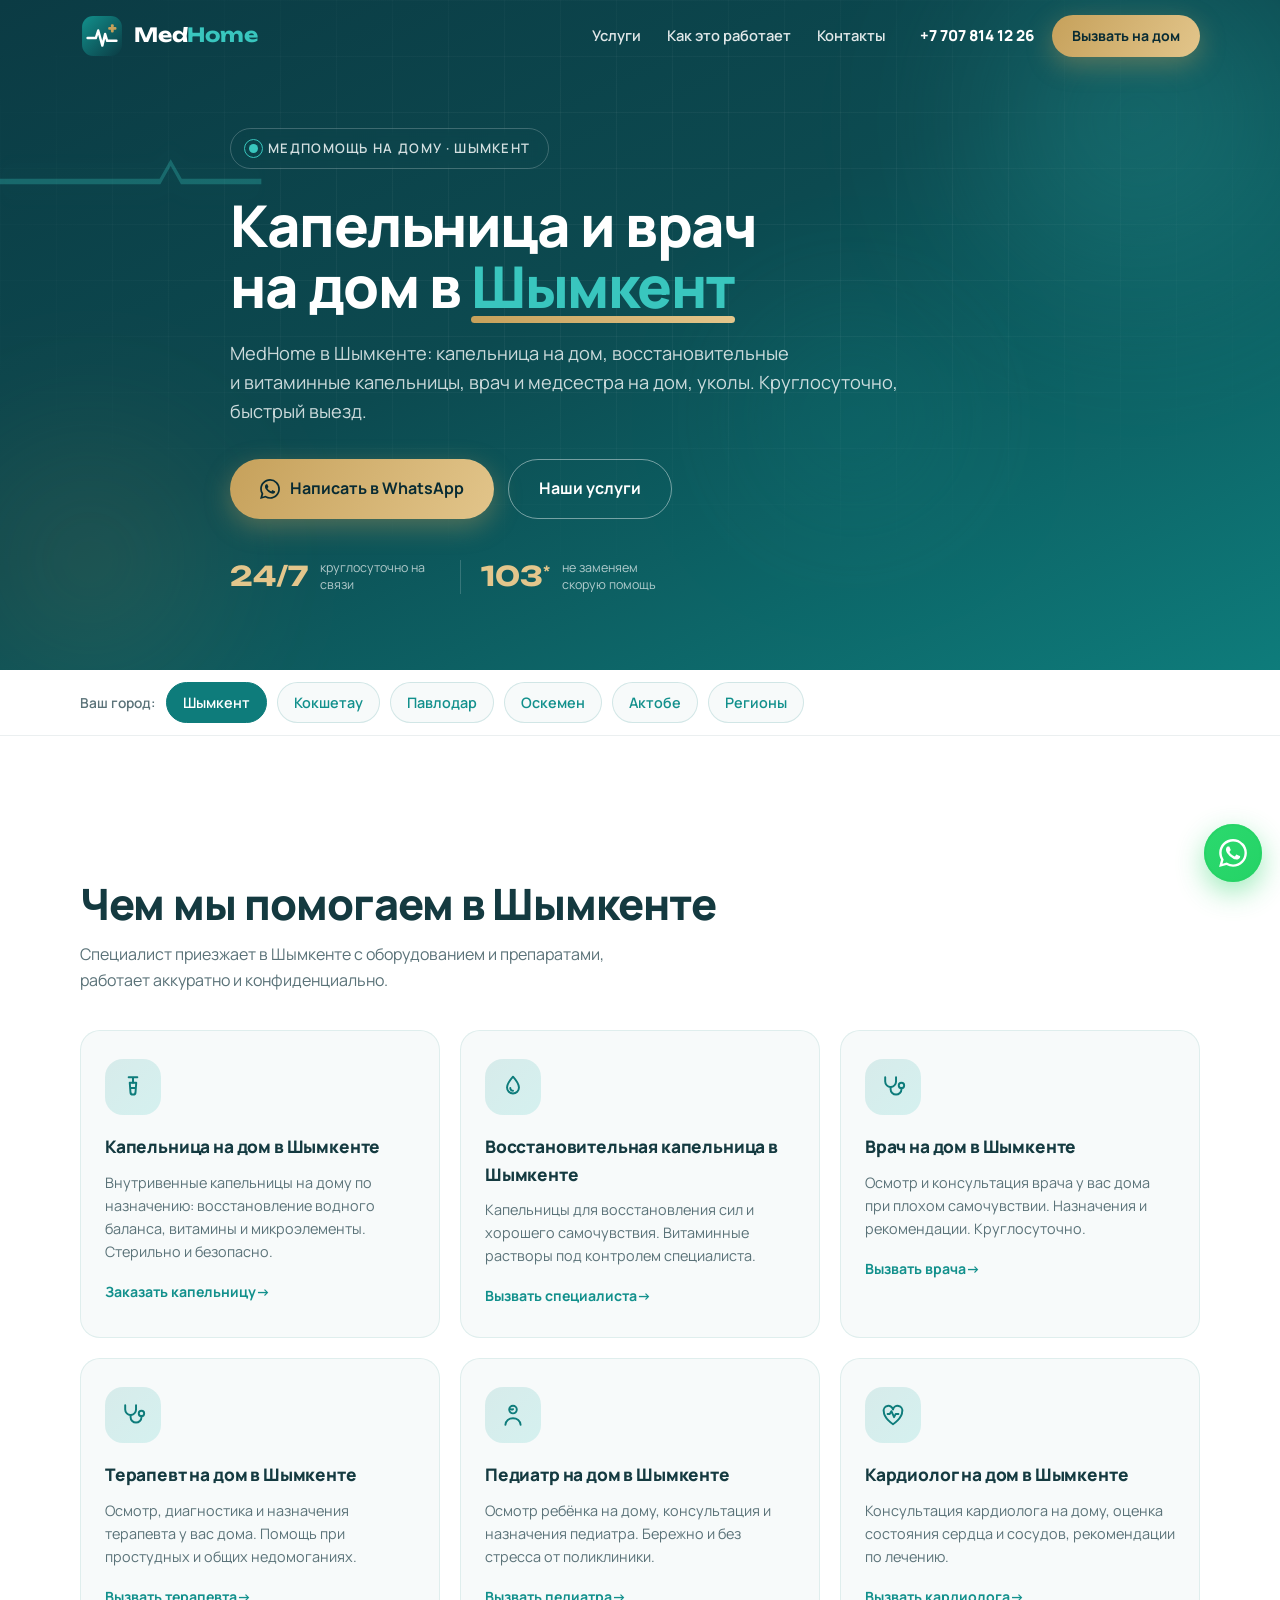
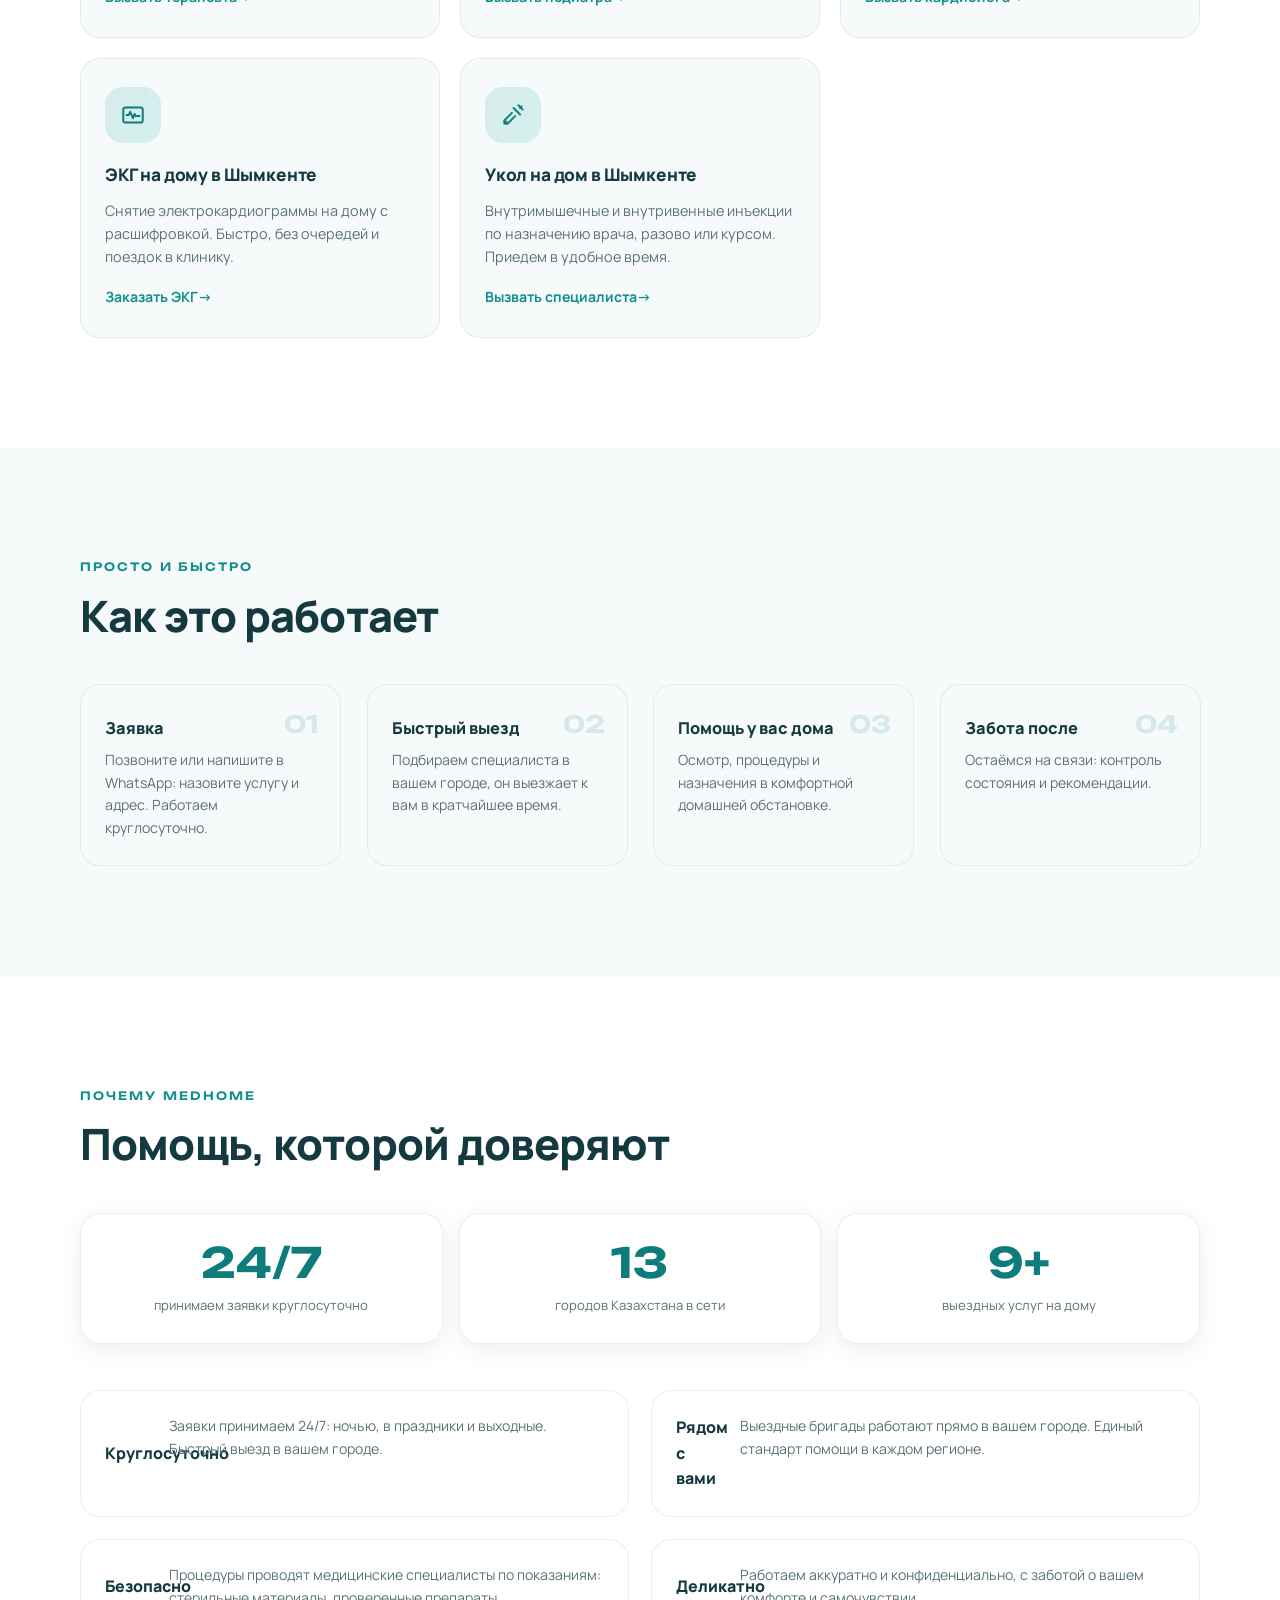
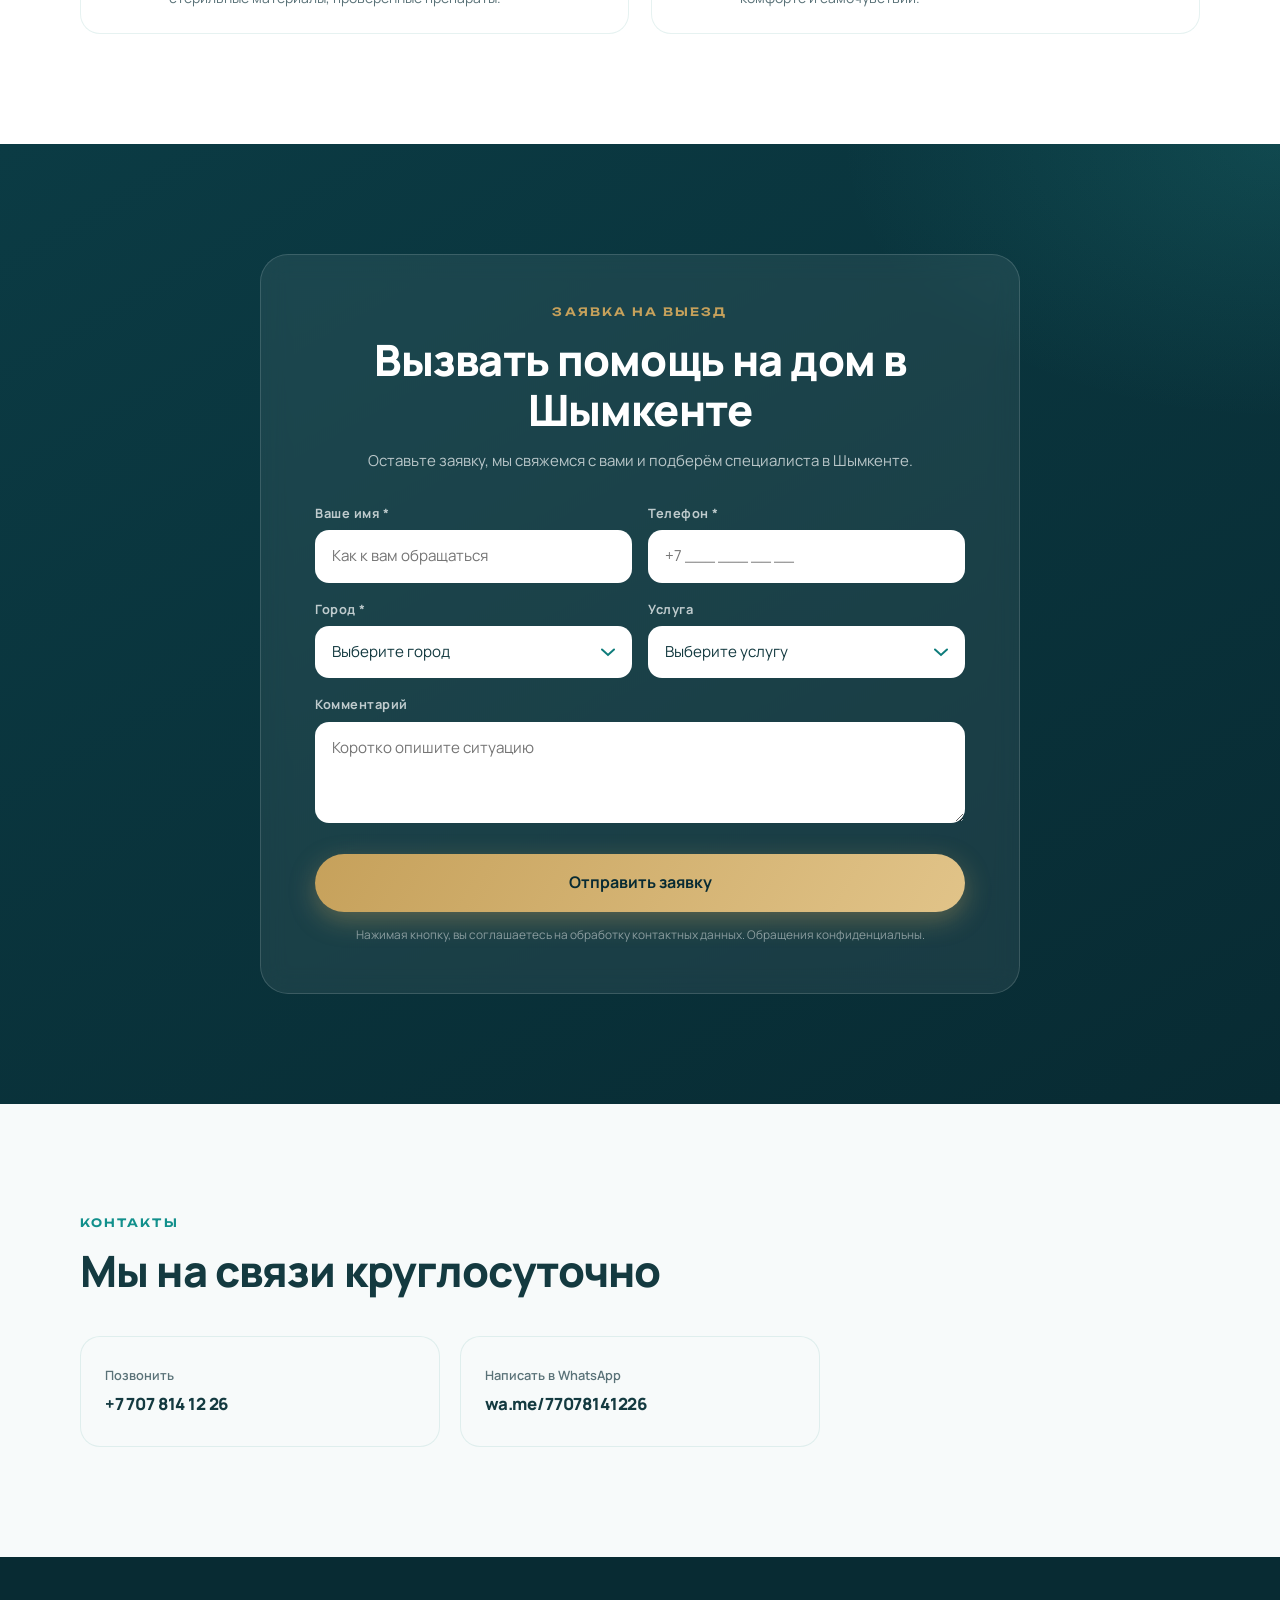
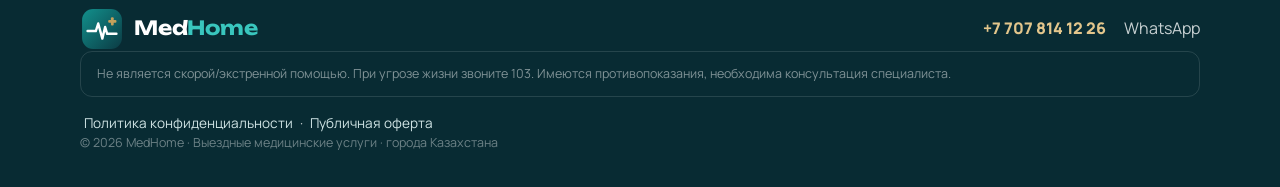
<file: shymkent-med.html>
<!DOCTYPE html>
<html lang="ru">
<head>
  <meta charset="UTF-8">
  <meta name="viewport" content="width=device-width, initial-scale=1.0">
  <!-- Google tag (gtag.js) — Google Ads AW-18395260701 -->
  <script async src="https://www.googletagmanager.com/gtag/js?id=AW-18395260701"></script>
  <script>
    window.dataLayer = window.dataLayer || [];
    function gtag(){dataLayer.push(arguments);}
    gtag('js', new Date());
    gtag('config', 'AW-18395260701');
    function gtag_report_phone(){gtag('event','conversion',{'send_to':'AW-18395260701/IDc9CP7orOMcEJ3OxcNE','value':1.0,'currency':'USD'});}
    function gtag_report_lead(){gtag('event','conversion',{'send_to':'AW-18395260701/Q282CNDwrOMcEJ3OxcNE','value':1.0,'currency':'USD'});}
    function gtag_report_contact(){gtag('event','conversion',{'send_to':'AW-18395260701/AlpuCOf1rOMcEJ3OxcNE','value':1.0,'currency':'USD'});}
  </script>
  <title>Капельница и врач на дом в Шымкенте | MedHome</title>
  <meta name="description" content="MedHome в Шымкенте: капельница на дом, восстановительные и витаминные капельницы, врач и медсестра на дом, уколы. Круглосуточно, быстрый выезд.">
  <link rel="canonical" href="https://med-home.kz/regiony/shymkent-med.html">
  <meta name="theme-color" content="#0E7C7B">
  <meta property="og:type" content="website"><meta property="og:site_name" content="MedHome">
  <meta property="og:title" content="Капельница и врач на дом в Шымкенте | MedHome"><meta property="og:description" content="MedHome в Шымкенте: капельница на дом, восстановительные и витаминные капельницы, врач и медсестра на дом, уколы. Круглосуточно, быстрый выезд.">
  <meta property="og:url" content="https://med-home.kz/regiony/shymkent-med.html"><meta property="og:image" content="https://med-home.kz/regiony/assets/og-image.jpg">
  <meta property="og:locale" content="ru_RU">
  <link rel="icon" type="image/svg+xml" href="assets/favicon.svg">
  <link rel="preconnect" href="https://fonts.googleapis.com"><link rel="preconnect" href="https://fonts.gstatic.com" crossorigin>
  <link href="https://fonts.googleapis.com/css2?family=Manrope:wght@400;500;600;700;800&family=Unbounded:wght@500;600;700&display=swap" rel="stylesheet">
  <link rel="stylesheet" href="styles.css?v=4">
</head>
<body>
  <header class="header" id="header"><div class="container header-inner">
    <a href="index.html" class="logo" aria-label="MedHome"><img src="assets/logo-icon.svg" alt="MedHome" class="logo-icon" width="44" height="44"><span class="logo-word">Med<em>Home</em></span></a>
    <nav class="nav" id="nav" aria-label="Меню">
      <a href="#uslugi" class="nav-link">Услуги</a><a href="#kak-rabotaet" class="nav-link">Как это работает</a><a href="#kontakty" class="nav-link">Контакты</a>
      <div class="nav-cta"><a href="tel:+77078141226" class="nav-phone">+7 707 814 12 26</a><a href="#zayavka" class="btn btn-gold btn-sm">Вызвать на дом</a></div>
    </nav>
    <a href="tel:+77078141226" class="header-call" aria-label="Позвонить"><svg viewBox="0 0 24 24" width="20" height="20" fill="none" stroke="currentColor" stroke-width="2" stroke-linecap="round" stroke-linejoin="round" aria-hidden="true"><path d="M22 16.92v3a2 2 0 0 1-2.18 2 19.79 19.79 0 0 1-8.63-3.07 19.5 19.5 0 0 1-6-6 19.79 19.79 0 0 1-3.07-8.67A2 2 0 0 1 4.11 2h3a2 2 0 0 1 2 1.72c.12.96.36 1.9.7 2.81a2 2 0 0 1-.45 2.11L8.09 9.91a16 16 0 0 0 6 6l1.27-1.27a2 2 0 0 1 2.11-.45c.91.34 1.85.58 2.81.7A2 2 0 0 1 22 16.92z"/></svg></a>
    <button class="burger" id="burger" aria-label="Меню" aria-expanded="false" aria-controls="nav"><span></span><span></span><span></span></button>
  </div></header>
  <section class="hero hero-city" id="hero">
    <div class="hero-bg" aria-hidden="true"><div class="glow glow-1"></div><div class="glow glow-2"></div><div class="glow glow-3"></div><div class="hero-grid-lines"></div></div>
    <div class="container hero-inner hero-inner-city"><div class="hero-text">
      <p class="hero-badge reveal"><span class="pulse-dot" aria-hidden="true"></span>Медпомощь на дому · Шымкент</p>
      <h1 class="hero-title">Капельница и врач<br>на&nbsp;дом в&nbsp;<span class="accent-word">Шымкент</span></h1>
      <p class="hero-sub reveal d-2">MedHome в Шымкенте: капельница на&nbsp;дом, восстановительные и&nbsp;витаминные капельницы, врач и&nbsp;медсестра на&nbsp;дом, уколы. Круглосуточно, быстрый выезд.</p>
      <div class="hero-cta reveal d-3">
        <a href="https://wa.me/77078141226" class="btn btn-gold btn-lg" target="_blank" rel="noopener"><svg viewBox="0 0 24 24" width="20" height="20" fill="currentColor" aria-hidden="true"><path d="M17.47 14.38c-.3-.15-1.77-.87-2.04-.97-.27-.1-.47-.15-.67.15-.2.3-.77.97-.94 1.17-.17.2-.35.22-.65.07-.3-.15-1.26-.46-2.4-1.48-.89-.79-1.49-1.77-1.66-2.07-.17-.3-.02-.46.13-.61.13-.13.3-.35.45-.52.15-.17.2-.3.3-.5.1-.2.05-.37-.02-.52-.08-.15-.67-1.62-.92-2.22-.24-.58-.49-.5-.67-.51l-.57-.01c-.2 0-.52.07-.8.37-.27.3-1.04 1.02-1.04 2.5 0 1.47 1.07 2.89 1.22 3.09.15.2 2.11 3.22 5.1 4.51.71.31 1.27.49 1.7.63.72.23 1.37.2 1.88.12.58-.09 1.77-.72 2.02-1.42.25-.7.25-1.3.17-1.42-.07-.12-.27-.2-.57-.35M12.05 21.79h-.01a9.8 9.8 0 0 1-4.98-1.36l-.36-.21-3.7.97.99-3.61-.24-.37a9.77 9.77 0 0 1-1.5-5.22c0-5.4 4.4-9.79 9.81-9.79a9.75 9.75 0 0 1 9.79 9.8c0 5.4-4.4 9.79-9.8 9.79m8.33-18.11A11.7 11.7 0 0 0 12.04 0C5.5 0 .16 5.33.16 11.88c0 2.1.55 4.14 1.59 5.94L.06 24l6.33-1.66a11.85 11.85 0 0 0 5.65 1.44h.01c6.54 0 11.87-5.33 11.87-11.88 0-3.18-1.24-6.16-3.49-8.4"/></svg> Написать в WhatsApp</a>
        <a href="#uslugi" class="btn btn-outline btn-lg">Наши услуги</a>
      </div>
      <div class="hero-facts reveal d-4"><div class="fact"><strong>24/7</strong><span>круглосуточно на связи</span></div><div class="fact-sep" aria-hidden="true"></div><div class="fact"><strong>103<sup>*</sup></strong><span>не заменяем скорую помощь</span></div></div>
    </div></div>
    <div class="hero-ecg-bottom" aria-hidden="true"><svg viewBox="0 0 1440 90" preserveAspectRatio="none"><path class="ecg-line-big" d="M0 50 H180 l12 -9 12 9 H360 l9 -32 12 62 9 -30 H620 l12 -9 12 9 H820 l9 -32 12 62 9 -30 H1080 l12 -9 12 9 H1260 l9 -32 12 62 9 -30 H1440"/></svg></div>
  </section>
  <nav class="city-switch" aria-label="Город"><div class="container city-switch-inner"><span class="city-switch-label">Ваш город:</span> <a href="shymkent-med.html" class="city-switch-link active">Шымкент</a> <a href="kokshetau-med.html" class="city-switch-link">Кокшетау</a> <a href="pavlodar-med.html" class="city-switch-link">Павлодар</a> <a href="oskemen-med.html" class="city-switch-link">Оскемен</a> <a href="aktobe-med.html" class="city-switch-link">Актобе</a> <a href="regiony-med.html" class="city-switch-link">Регионы</a></div></nav>
  <section class="section section-light" id="uslugi"><div class="container">
    <p class="eyebrow reveal">Услуги на дом</p><h2 class="section-title reveal">Чем мы помогаем в Шымкенте</h2><p class="section-sub reveal">Специалист приезжает в Шымкенте с&nbsp;оборудованием и&nbsp;препаратами, работает аккуратно и&nbsp;конфиденциально.</p>
    <div class="services-grid">
      <article class="service-card reveal " id="kapelnica"><div class="service-icon" aria-hidden="true"><svg viewBox="0 0 24 24" width="26" height="26" fill="none" stroke="currentColor" stroke-width="1.8" stroke-linecap="round" stroke-linejoin="round"><path d="M8 3h8M12 3v5"/><path d="M9 8h6l-.7 9.3a2 2 0 0 1-2 1.7h-.6a2 2 0 0 1-2-1.7z"/><path d="M10 13h4"/></svg></div><h3>Капельница на дом в Шымкенте</h3><p>Внутривенные капельницы на дому по назначению: восстановление водного баланса, витамины и микроэлементы. Стерильно и безопасно.</p><a href="#zayavka" class="service-link">Заказать капельницу<span aria-hidden="true"> →</span></a></article>
      <article class="service-card reveal d-1" id="vosst"><div class="service-icon" aria-hidden="true"><svg viewBox="0 0 24 24" width="26" height="26" fill="none" stroke="currentColor" stroke-width="1.8" stroke-linecap="round" stroke-linejoin="round"><path d="M12 2.5s5.5 6.2 5.5 10a5.5 5.5 0 0 1-11 0c0-3.8 5.5-10 5.5-10z"/><path d="M9.5 13a2.5 2.5 0 0 0 2.5 2.5"/></svg></div><h3>Восстановительная капельница в Шымкенте</h3><p>Капельницы для восстановления сил и хорошего самочувствия. Витаминные растворы под контролем специалиста.</p><a href="#zayavka" class="service-link">Вызвать специалиста<span aria-hidden="true"> →</span></a></article>
      <article class="service-card reveal d-2" id="vrach"><div class="service-icon" aria-hidden="true"><svg viewBox="0 0 24 24" width="26" height="26" fill="none" stroke="currentColor" stroke-width="1.8" stroke-linecap="round" stroke-linejoin="round"><path d="M4.8 3v4a5 5 0 0 0 10 0V3"/><path d="M9.8 12v2a5 5 0 0 0 10 0v-1"/><circle cx="19.8" cy="10.5" r="2.5"/></svg></div><h3>Врач на дом в Шымкенте</h3><p>Осмотр и консультация врача у вас дома при плохом самочувствии. Назначения и рекомендации. Круглосуточно.</p><a href="#zayavka" class="service-link">Вызвать врача<span aria-hidden="true"> →</span></a></article>
      <article class="service-card reveal d-3" id="terapevt"><div class="service-icon" aria-hidden="true"><svg viewBox="0 0 24 24" width="26" height="26" fill="none" stroke="currentColor" stroke-width="1.8" stroke-linecap="round" stroke-linejoin="round"><path d="M4.8 3v4a5 5 0 0 0 10 0V3"/><path d="M9.8 12v2a5 5 0 0 0 10 0v-1"/><circle cx="19.8" cy="10.5" r="2.5"/></svg></div><h3>Терапевт на дом в Шымкенте</h3><p>Осмотр, диагностика и назначения терапевта у вас дома. Помощь при простудных и общих недомоганиях.</p><a href="#zayavka" class="service-link">Вызвать терапевта<span aria-hidden="true"> →</span></a></article>
      <article class="service-card reveal d-4" id="pediatr"><div class="service-icon" aria-hidden="true"><svg viewBox="0 0 24 24" width="26" height="26" fill="none" stroke="currentColor" stroke-width="1.8" stroke-linecap="round" stroke-linejoin="round"><circle cx="12" cy="7" r="3.5"/><path d="M5 21c.4-3.6 3.2-6 7-6s6.6 2.4 7 6"/><path d="M10 6.6c.6.5 1.4.5 2 0"/></svg></div><h3>Педиатр на дом в Шымкенте</h3><p>Осмотр ребёнка на дому, консультация и назначения педиатра. Бережно и без стресса от поликлиники.</p><a href="#zayavka" class="service-link">Вызвать педиатра<span aria-hidden="true"> →</span></a></article>
      <article class="service-card reveal d-1" id="kardiolog"><div class="service-icon" aria-hidden="true"><svg viewBox="0 0 24 24" width="26" height="26" fill="none" stroke="currentColor" stroke-width="1.8" stroke-linecap="round" stroke-linejoin="round"><path d="M12 20.5S3.5 15 3.5 8.8A4.3 4.3 0 0 1 12 7a4.3 4.3 0 0 1 8.5 1.8C20.5 15 12 20.5 12 20.5z"/><path d="M7 11h2l1.5-2.5L13 14l1.5-3H17"/></svg></div><h3>Кардиолог на дом в Шымкенте</h3><p>Консультация кардиолога на дому, оценка состояния сердца и сосудов, рекомендации по лечению.</p><a href="#zayavka" class="service-link">Вызвать кардиолога<span aria-hidden="true"> →</span></a></article>
      <article class="service-card reveal d-2" id="ekg"><div class="service-icon" aria-hidden="true"><svg viewBox="0 0 24 24" width="26" height="26" fill="none" stroke="currentColor" stroke-width="1.8" stroke-linecap="round" stroke-linejoin="round"><rect x="3" y="5" width="18" height="14" rx="2"/><path d="M6 12h2l1.5-3L12 15l1.5-4 1 2H18"/></svg></div><h3>ЭКГ на дому в Шымкенте</h3><p>Снятие электрокардиограммы на дому с расшифровкой. Быстро, без очередей и поездок в клинику.</p><a href="#zayavka" class="service-link">Заказать ЭКГ<span aria-hidden="true"> →</span></a></article>
      <article class="service-card reveal d-3" id="ukol"><div class="service-icon" aria-hidden="true"><svg viewBox="0 0 24 24" width="26" height="26" fill="none" stroke="currentColor" stroke-width="1.8" stroke-linecap="round" stroke-linejoin="round"><path d="M20 4l-1.5 1.5M17 3l4 4M12.5 5.5l6 6M14 13l-6.5 6.5a2 2 0 0 1-2.8 0l-.2-.2a2 2 0 0 1 0-2.8L11 10"/><path d="M4 20l2-2"/></svg></div><h3>Укол на дом в Шымкенте</h3><p>Внутримышечные и внутривенные инъекции по назначению врача, разово или курсом. Приедем в удобное время.</p><a href="#zayavka" class="service-link">Вызвать специалиста<span aria-hidden="true"> →</span></a></article>
    </div></div></section>
  <section class="section section-ivory" id="kak-rabotaet"><div class="container">
    <p class="eyebrow reveal">Просто и быстро</p><h2 class="section-title reveal">Как это работает</h2>
    <ol class="steps">
      <li class="step reveal"><span class="step-num">01</span><h3>Заявка</h3><p>Позвоните или напишите в WhatsApp: назовите услугу и адрес. Работаем круглосуточно.</p></li>
      <li class="step reveal d-1"><span class="step-num">02</span><h3>Быстрый выезд</h3><p>Подбираем специалиста в вашем городе, он выезжает к вам в кратчайшее время.</p></li>
      <li class="step reveal d-2"><span class="step-num">03</span><h3>Помощь у вас дома</h3><p>Осмотр, процедуры и назначения в комфортной домашней обстановке.</p></li>
      <li class="step reveal d-3"><span class="step-num">04</span><h3>Забота после</h3><p>Остаёмся на связи: контроль состояния и рекомендации.</p></li>
    </ol></div></section>
  <section class="section section-light" id="pochemu-my"><div class="container">
    <p class="eyebrow reveal">Почему MedHome</p><h2 class="section-title reveal">Помощь, которой доверяют</h2>
    <div class="counters reveal">
      <div class="counter"><strong>24/7</strong><span>принимаем заявки круглосуточно</span></div>
      <div class="counter"><strong><span class="count" data-count="15">0</span></strong><span>городов Казахстана в сети</span></div>
      <div class="counter"><strong><span class="count" data-count="10">0</span>+</strong><span>выездных услуг на дому</span></div>
    </div>
    <div class="why-grid">
      <div class="why-item reveal"><h3>Круглосуточно</h3><p>Заявки принимаем 24/7: ночью, в праздники и выходные. Быстрый выезд в вашем городе.</p></div>
      <div class="why-item reveal d-1"><h3>Рядом с вами</h3><p>Выездные бригады работают прямо в вашем городе. Единый стандарт помощи в каждом регионе.</p></div>
      <div class="why-item reveal d-2"><h3>Безопасно</h3><p>Процедуры проводят медицинские специалисты по показаниям: стерильные материалы, проверенные препараты.</p></div>
      <div class="why-item reveal d-3"><h3>Деликатно</h3><p>Работаем аккуратно и конфиденциально, с заботой о вашем комфорте и самочувствии.</p></div>
    </div></div></section>
  <section class="section section-form" id="zayavka"><div class="container"><div class="form-card reveal">
    <div class="form-head"><p class="eyebrow eyebrow-gold">Заявка на выезд</p><h2 class="section-title">Вызвать помощь на дом в Шымкенте</h2><p class="form-note">Оставьте заявку, мы свяжемся с&nbsp;вами и&nbsp;подберём специалиста в Шымкенте.</p></div>
    <form id="leadForm" novalidate>
      <div class="form-row">
        <label class="field"><span>Ваше имя *</span><input type="text" name="name" required autocomplete="name" placeholder="Как к вам обращаться"></label>
        <label class="field"><span>Телефон *</span><input type="tel" name="phone" required autocomplete="tel" inputmode="tel" placeholder="+7 ___ ___ __ __"></label>
      </div>
      <div class="form-row">
        <label class="field"><span>Город *</span><select name="city" required><option value="" selected>Выберите город</option><option>Шымкент</option><option>Другой город</option></select></label>
        <label class="field"><span>Услуга</span><select name="service"><option value="" selected>Выберите услугу</option>
                <option>Капельница на дом</option>
                <option>Восстановительная капельница</option>
                <option>Врач на дом</option>
                <option>Терапевт</option>
                <option>Педиатр</option>
                <option>Кардиолог</option>
                <option>ЭКГ на дому</option>
                <option>Укол на дом</option>
                <option>Нужна консультация</option></select></label>
      </div>
      <label class="field"><span>Комментарий</span><textarea name="comment" rows="3" placeholder="Коротко опишите ситуацию"></textarea></label>
      <button type="submit" class="btn btn-gold btn-lg btn-block">Отправить заявку</button>
      <p class="form-privacy">Нажимая кнопку, вы соглашаетесь на обработку контактных данных. Обращения конфиденциальны.</p>
    </form>
    <div class="form-success" id="formSuccess" hidden><h3>Спасибо! Заявка принята</h3><p>Мы скоро свяжемся с вами. Если срочно, напишите в WhatsApp: <a href="https://wa.me/77078141226" target="_blank" rel="noopener">wa.me/77078141226</a> или позвоните <a href="tel:+77078141226">+7&nbsp;707&nbsp;814&nbsp;12&nbsp;26</a>.</p></div>
  </div></div></section>
  <section class="section section-ivory" id="kontakty"><div class="container">
    <p class="eyebrow reveal">Контакты</p><h2 class="section-title reveal">Мы на связи круглосуточно</h2>
    <div class="contact-grid">
      <a href="tel:+77078141226" class="contact-card reveal"><span class="contact-label">Позвонить</span><strong>+7 707 814 12 26</strong></a>
      <a href="https://wa.me/77078141226" class="contact-card reveal d-1" target="_blank" rel="noopener"><span class="contact-label">Написать в WhatsApp</span><strong>wa.me/77078141226</strong></a>
    </div></div></section>
  <footer class="footer"><div class="container">
    <div class="footer-top"><a href="index.html" class="logo logo-footer"><img src="assets/logo-icon.svg" alt="MedHome" class="logo-icon" width="40" height="40" loading="lazy"><span class="logo-word">Med<em>Home</em></span></a>
    <div class="footer-contacts"><a href="tel:+77078141226" class="footer-phone">+7 707 814 12 26</a><a href="https://wa.me/77078141226" target="_blank" rel="noopener">WhatsApp</a></div></div>
    <p class="footer-disclaimer">Не является скорой/экстренной помощью. При угрозе жизни звоните 103. Имеются противопоказания, необходима консультация специалиста.</p>
      <p class="footer-legal"><a href="privacy.html">Политика конфиденциальности</a> · <a href="oferta.html">Публичная оферта</a></p>
      <p class="footer-copy">© <span id="year">2026</span> MedHome · Выездные медицинские услуги · города Казахстана</p>
  </div></footer>
  <a href="https://wa.me/77078141226" class="wa-float" target="_blank" rel="noopener" aria-label="WhatsApp"><span class="wa-ring" aria-hidden="true"></span><svg viewBox="0 0 24 24" width="28" height="28" fill="currentColor" aria-hidden="true"><path d="M17.47 14.38c-.3-.15-1.77-.87-2.04-.97-.27-.1-.47-.15-.67.15-.2.3-.77.97-.94 1.17-.17.2-.35.22-.65.07-.3-.15-1.26-.46-2.4-1.48-.89-.79-1.49-1.77-1.66-2.07-.17-.3-.02-.46.13-.61.13-.13.3-.35.45-.52.15-.17.2-.3.3-.5.1-.2.05-.37-.02-.52-.08-.15-.67-1.62-.92-2.22-.24-.58-.49-.5-.67-.51l-.57-.01c-.2 0-.52.07-.8.37-.27.3-1.04 1.02-1.04 2.5 0 1.47 1.07 2.89 1.22 3.09.15.2 2.11 3.22 5.1 4.51.71.31 1.27.49 1.7.63.72.23 1.37.2 1.88.12.58-.09 1.77-.72 2.02-1.42.25-.7.25-1.3.17-1.42-.07-.12-.27-.2-.57-.35M12.05 21.79h-.01a9.8 9.8 0 0 1-4.98-1.36l-.36-.21-3.7.97.99-3.61-.24-.37a9.77 9.77 0 0 1-1.5-5.22c0-5.4 4.4-9.79 9.81-9.79a9.75 9.75 0 0 1 9.79 9.8c0 5.4-4.4 9.79-9.8 9.79m8.33-18.11A11.7 11.7 0 0 0 12.04 0C5.5 0 .16 5.33.16 11.88c0 2.1.55 4.14 1.59 5.94L.06 24l6.33-1.66a11.85 11.85 0 0 0 5.65 1.44h.01c6.54 0 11.87-5.33 11.87-11.88 0-3.18-1.24-6.16-3.49-8.4"/></svg></a>
  <script>
    window.MEDHOME_LEAD = {
      worker: 'https://medhome-leadbot.alikanafin0.workers.dev',
      secret: 'd6867dcdbdcfb8f2f2fda561a1081566cc8e1bc58fe306fb',
      site: 'MedHome (регионы)',
      wa: '77078141226',
      city: 'Шымкент'
    };
  </script>
  <script src="lead-capture.js?v=1" defer></script>
  <script src="script.js?v=4" defer></script>
</body></html>
</file>
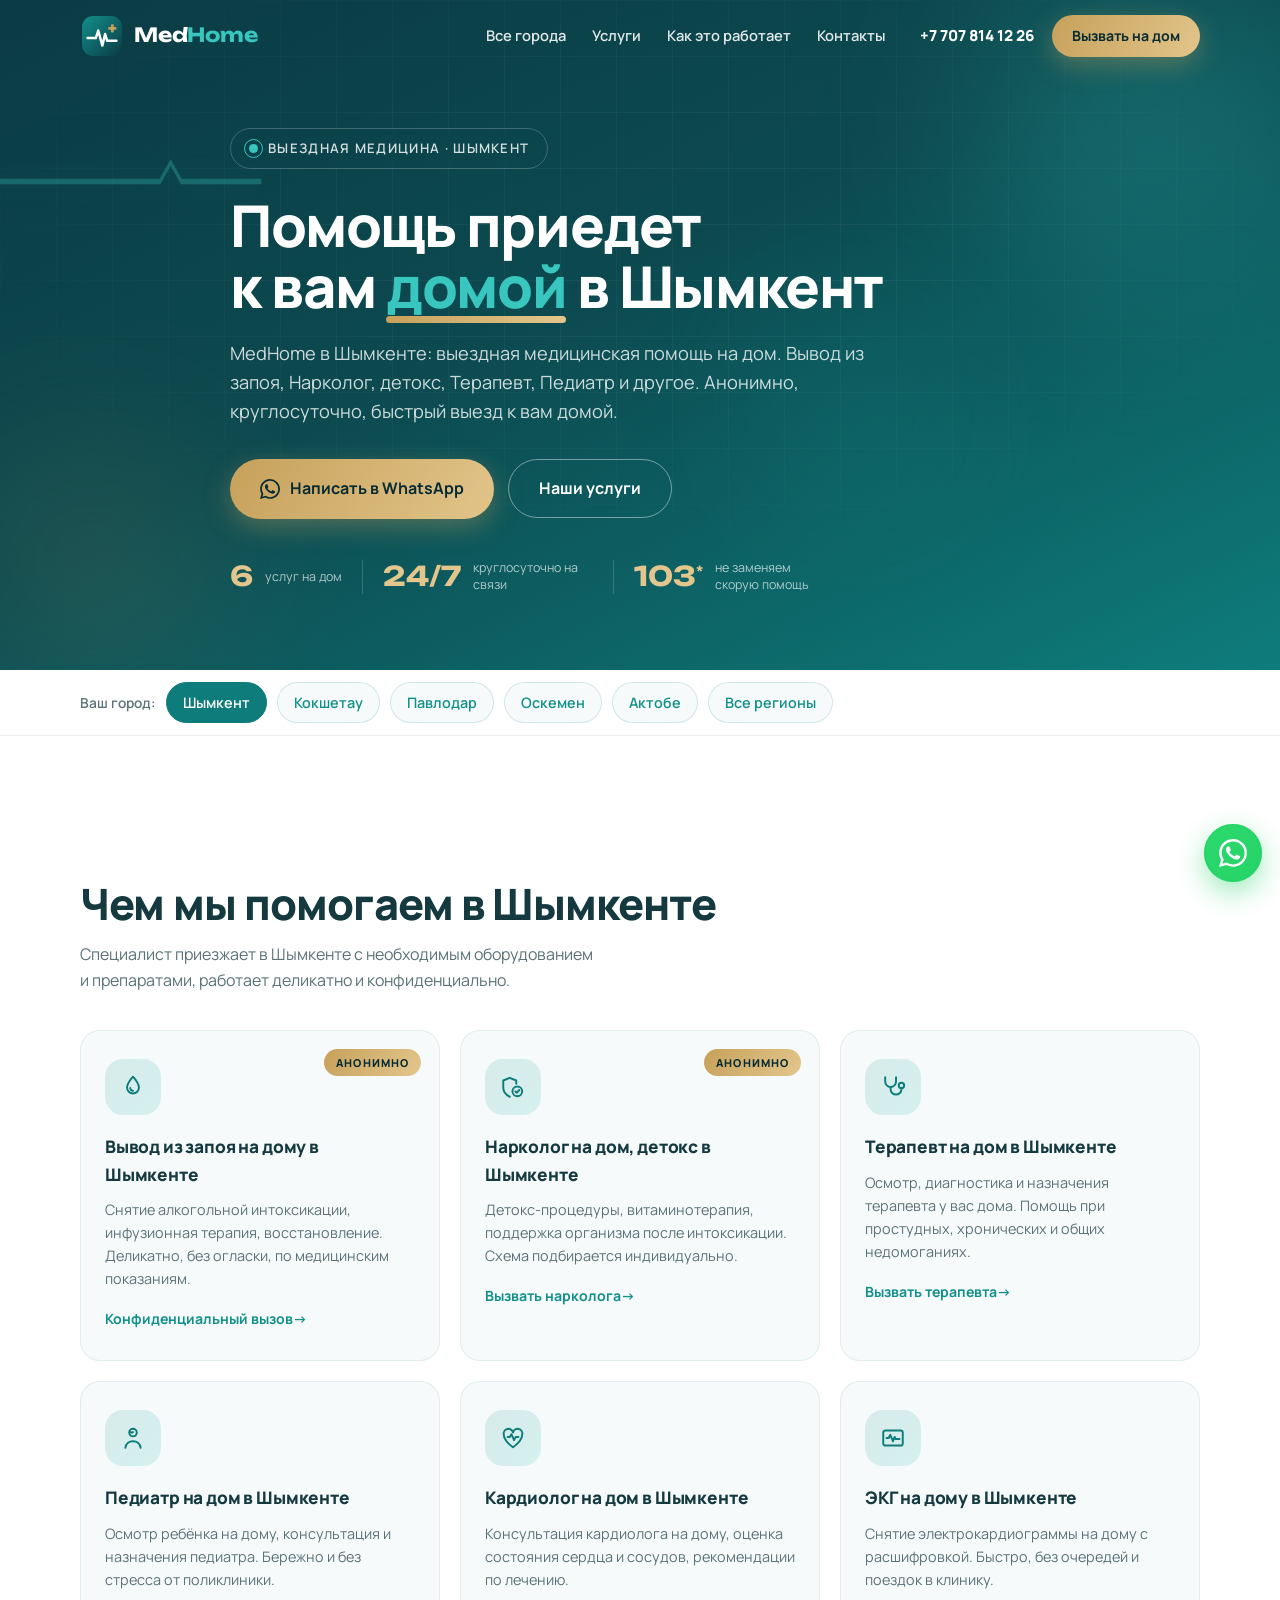
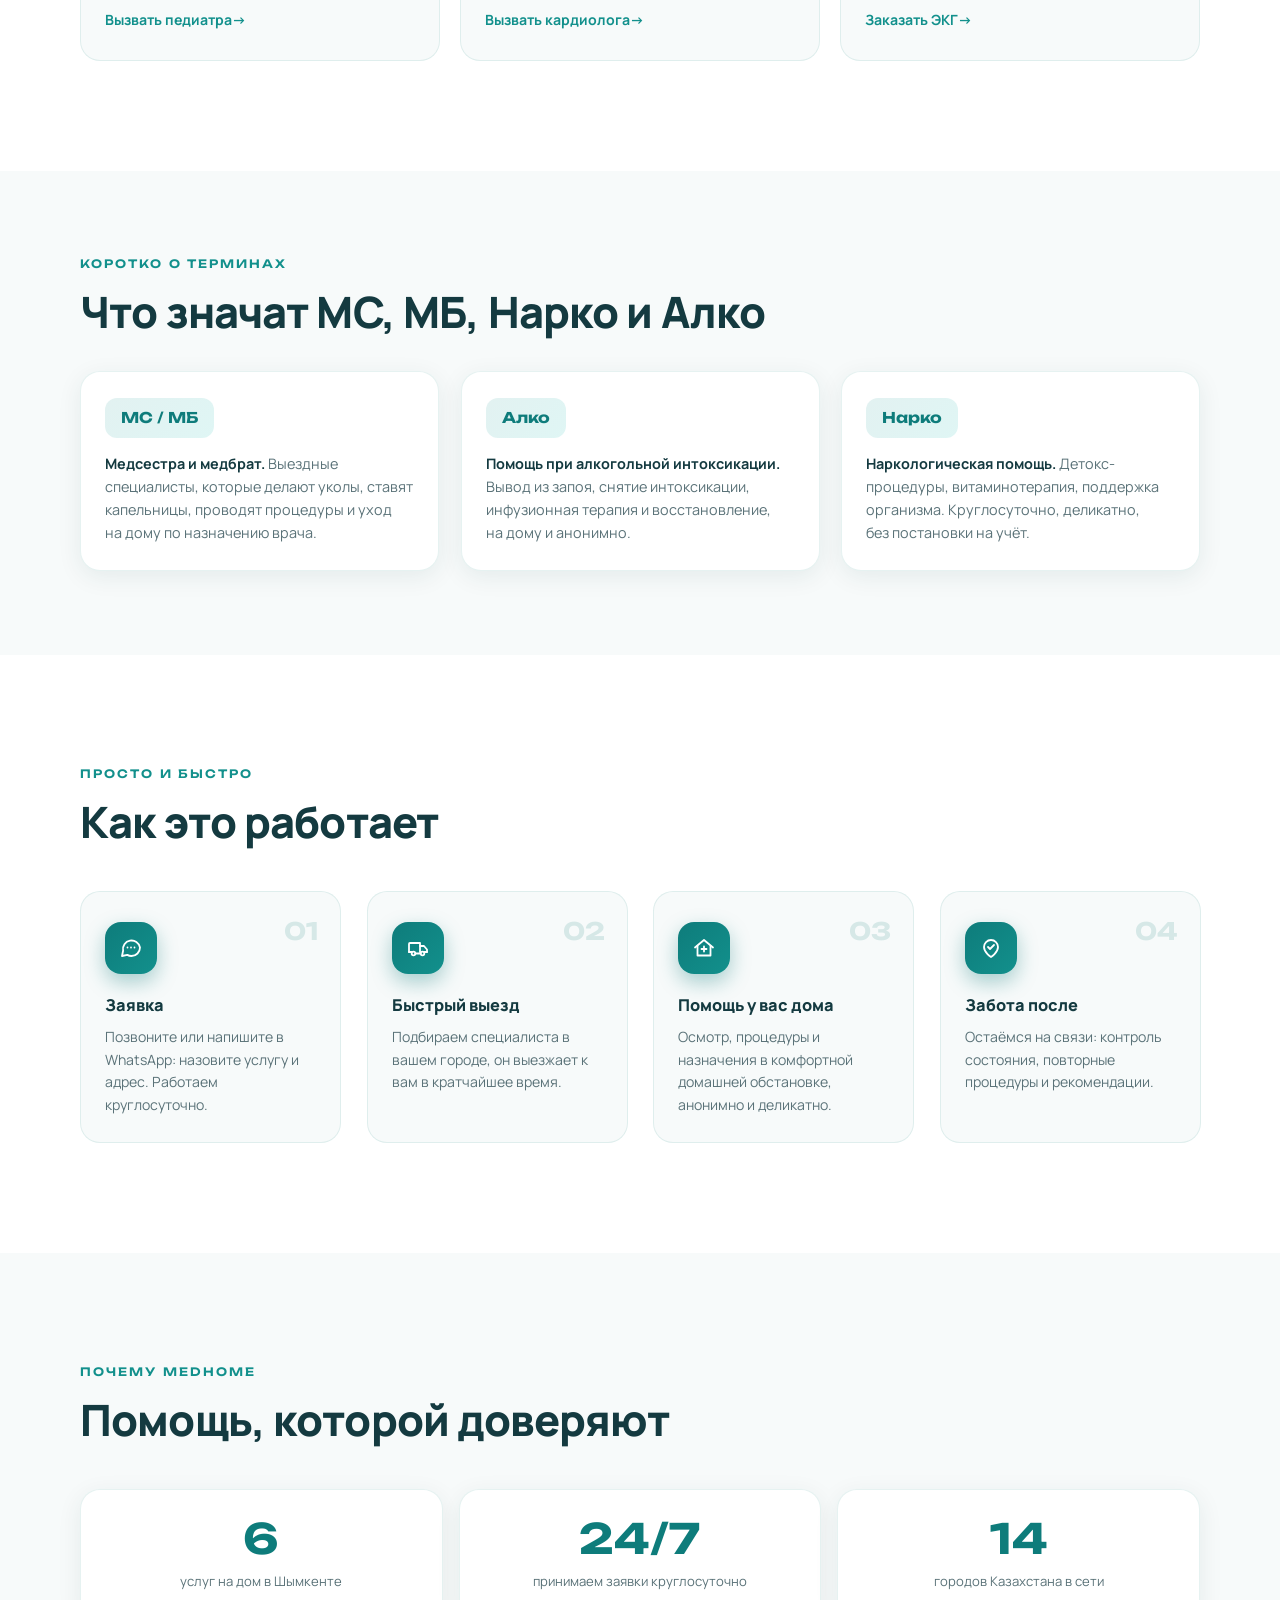
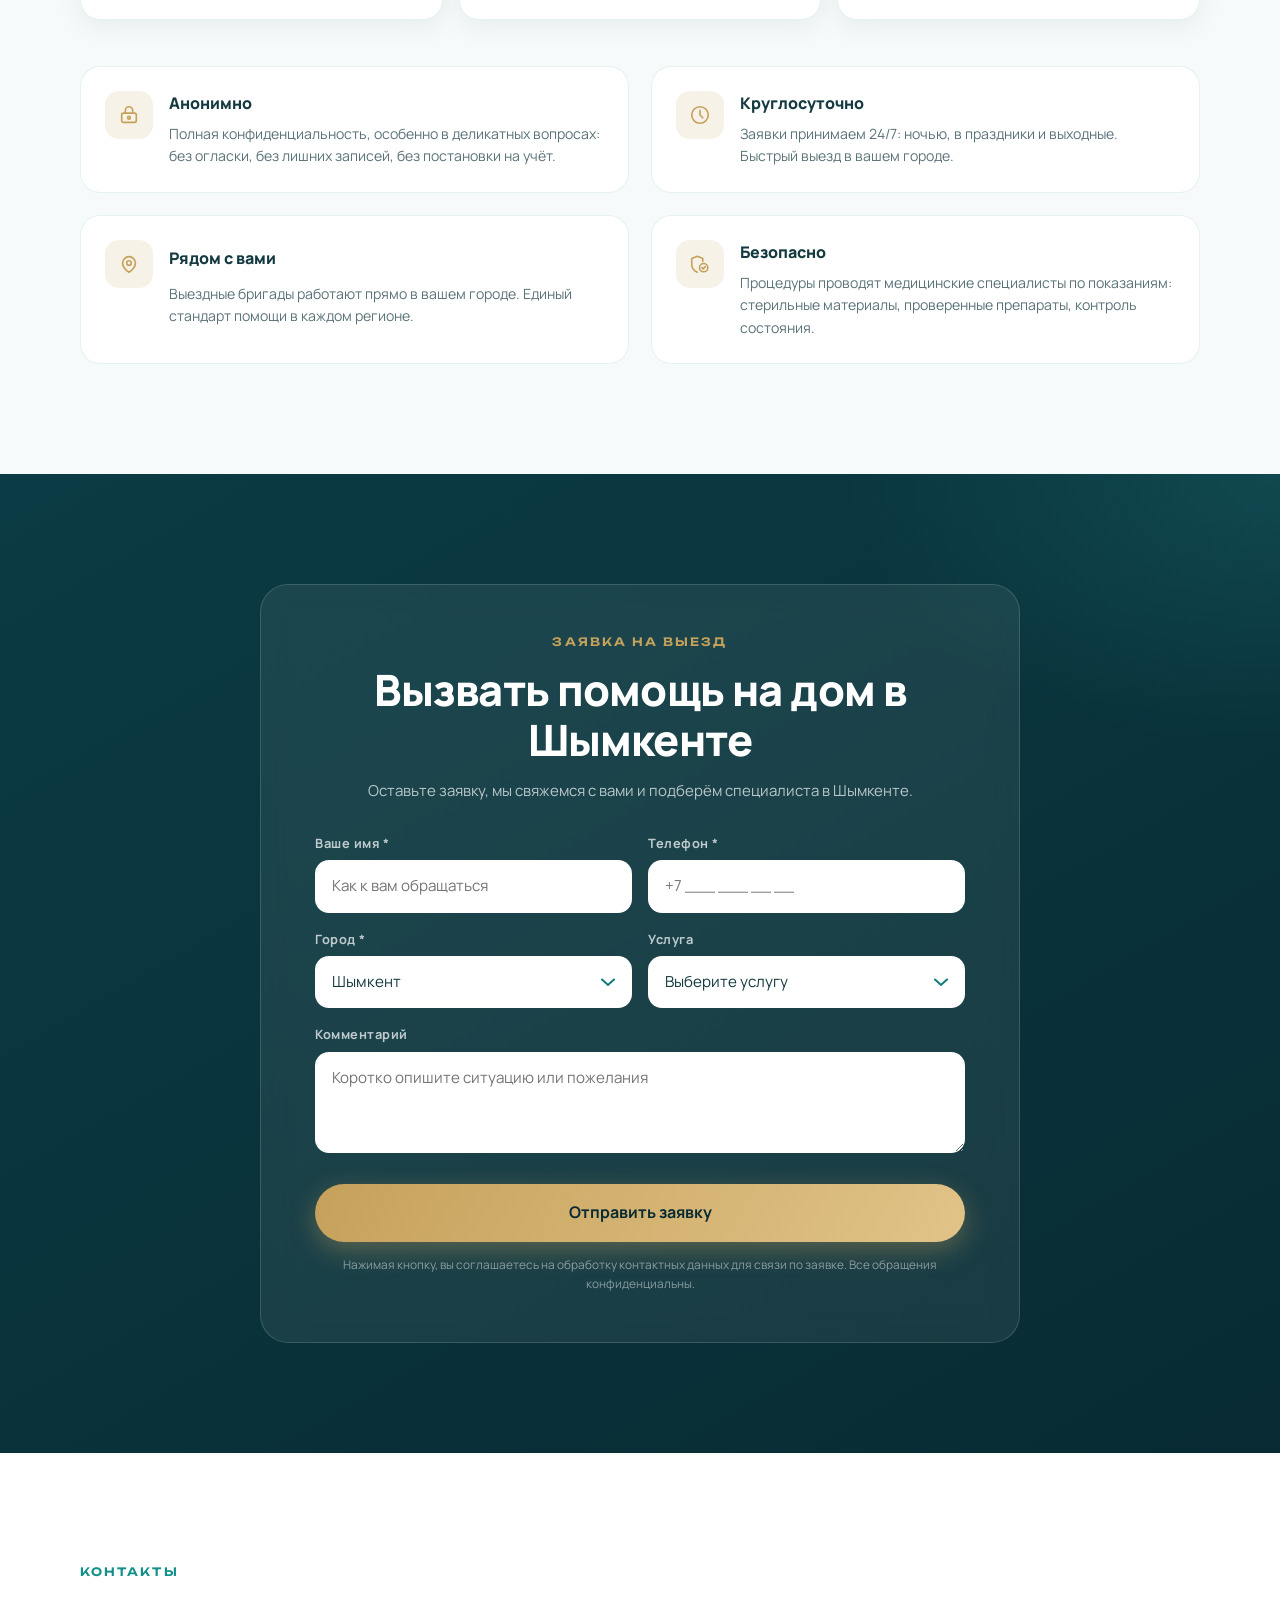
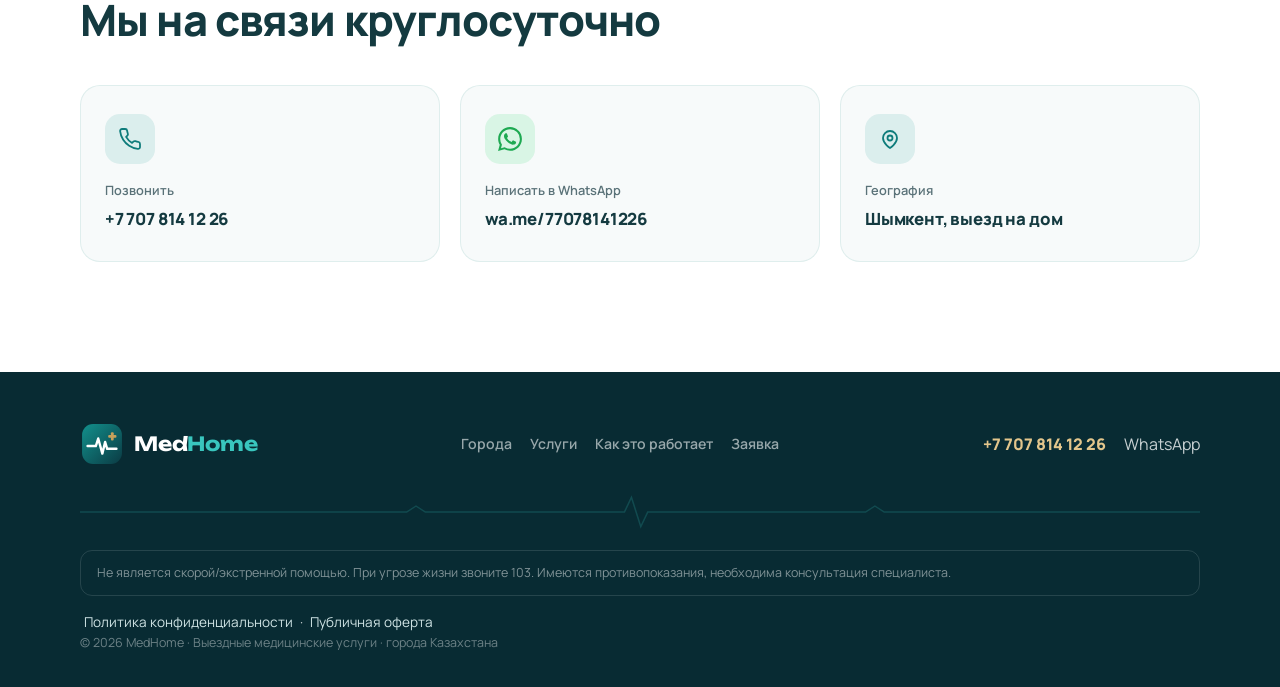
<file: shymkent.html>
<!DOCTYPE html>
<html lang="ru">
<head>
  <meta charset="UTF-8">
  <meta name="viewport" content="width=device-width, initial-scale=1.0">

  <!-- Google tag (gtag.js) — Google Ads AW-18395260701 (общий с основным med-home.kz; результаты делятся по кампаниям) -->
  <script async src="https://www.googletagmanager.com/gtag/js?id=AW-18395260701"></script>
  <script>
    window.dataLayer = window.dataLayer || [];
    function gtag(){dataLayer.push(arguments);}
    gtag('js', new Date());
    gtag('config', 'AW-18395260701');
    function gtag_report_phone(){gtag('event','conversion',{'send_to':'AW-18395260701/IDc9CP7orOMcEJ3OxcNE','value':1.0,'currency':'USD'});}
    function gtag_report_lead(){gtag('event','conversion',{'send_to':'AW-18395260701/Q282CNDwrOMcEJ3OxcNE','value':1.0,'currency':'USD'});}
    function gtag_report_contact(){gtag('event','conversion',{'send_to':'AW-18395260701/AlpuCOf1rOMcEJ3OxcNE','value':1.0,'currency':'USD'});}
  </script>
  <title>Медицинская помощь на дом в Шымкенте: вывод из запоя, нарколог, терапевт, педиатр, кардиолог, ЭКГ | MedHome</title>
  <meta name="description" content="MedHome в Шымкенте: вывод из запоя и нарколог на дом, терапевт, педиатр, кардиолог, ЭКГ на дому. Анонимно, круглосуточно, быстрый выезд.">
  <link rel="canonical" href="https://med-home.kz/regiony/shymkent.html">
  <meta name="theme-color" content="#0E7C7B">
  <meta property="og:type" content="website">
  <meta property="og:site_name" content="MedHome">
  <meta property="og:title" content="Медицинская помощь на дом в Шымкенте: вывод из запоя, нарколог, терапевт, педиатр, кардиолог, ЭКГ | MedHome">
  <meta property="og:description" content="MedHome в Шымкенте: вывод из запоя и нарколог на дом, терапевт, педиатр, кардиолог, ЭКГ на дому. Анонимно, круглосуточно, быстрый выезд.">
  <meta property="og:url" content="https://med-home.kz/regiony/shymkent.html">
  <meta property="og:image" content="https://med-home.kz/regiony/assets/og-image.jpg">
  <meta property="og:locale" content="ru_RU">
  <meta name="twitter:card" content="summary_large_image">
  <meta name="twitter:title" content="Медицинская помощь на дом в Шымкенте: вывод из запоя, нарколог, терапевт, педиатр, кардиолог, ЭКГ | MedHome">
  <meta name="twitter:description" content="MedHome в Шымкенте: вывод из запоя и нарколог на дом, терапевт, педиатр, кардиолог, ЭКГ на дому. Анонимно, круглосуточно, быстрый выезд.">
  <meta name="twitter:image" content="https://med-home.kz/regiony/assets/og-image.jpg">
  <link rel="icon" type="image/svg+xml" href="assets/favicon.svg">
  <link rel="preconnect" href="https://fonts.googleapis.com">
  <link rel="preconnect" href="https://fonts.gstatic.com" crossorigin>
  <link href="https://fonts.googleapis.com/css2?family=Manrope:wght@400;500;600;700;800&family=Unbounded:wght@500;600;700&display=swap" rel="stylesheet">
  <link rel="stylesheet" href="styles.css?v=4">
</head>
<body>
  <header class="header" id="header">
    <div class="container header-inner">
      <a href="index.html" class="logo" aria-label="MedHome, на главную">
        <img src="assets/logo-icon.svg" alt="Логотип MedHome" class="logo-icon" width="44" height="44">
        <span class="logo-word">Med<em>Home</em></span>
      </a>
      <nav class="nav" id="nav" aria-label="Основная навигация">
        <a href="index.html#goroda" class="nav-link">Все города</a>
        <a href="#uslugi" class="nav-link">Услуги</a>
        <a href="#kak-rabotaet" class="nav-link">Как это работает</a>
        <a href="#kontakty" class="nav-link">Контакты</a>
        <div class="nav-cta">
          <a href="tel:+77078141226" class="nav-phone">+7 707 814 12 26</a>
          <a href="#zayavka" class="btn btn-gold btn-sm">Вызвать на дом</a>
        </div>
      </nav>
      <a href="tel:+77078141226" class="header-call" aria-label="Позвонить: +7 707 814 12 26"><svg viewBox="0 0 24 24" width="20" height="20" fill="none" stroke="currentColor" stroke-width="2" stroke-linecap="round" stroke-linejoin="round" aria-hidden="true"><path d="M22 16.92v3a2 2 0 0 1-2.18 2 19.79 19.79 0 0 1-8.63-3.07 19.5 19.5 0 0 1-6-6 19.79 19.79 0 0 1-3.07-8.67A2 2 0 0 1 4.11 2h3a2 2 0 0 1 2 1.72c.12.96.36 1.9.7 2.81a2 2 0 0 1-.45 2.11L8.09 9.91a16 16 0 0 0 6 6l1.27-1.27a2 2 0 0 1 2.11-.45c.91.34 1.85.58 2.81.7A2 2 0 0 1 22 16.92z"/></svg></a>
      <button class="burger" id="burger" aria-label="Открыть меню" aria-expanded="false" aria-controls="nav">
        <span></span><span></span><span></span>
      </button>
    </div>
  </header>
  <section class="hero hero-city" id="hero">
    <div class="hero-bg" aria-hidden="true">
      <div class="glow glow-1"></div><div class="glow glow-2"></div><div class="glow glow-3"></div>
      <div class="hero-grid-lines"></div>
    </div>
    <div class="container hero-inner hero-inner-city">
      <div class="hero-text">
        <p class="hero-badge reveal"><span class="pulse-dot" aria-hidden="true"></span>Выездная медицина · Шымкент</p>
        <h1 class="hero-title">Помощь приедет<br>к&nbsp;вам <span class="accent-word">домой</span> в&nbsp;Шымкент</h1>
        <p class="hero-sub reveal d-2">MedHome в Шымкенте: выездная медицинская помощь на&nbsp;дом. Вывод из запоя, Нарколог, детокс, Терапевт, Педиатр и&nbsp;другое. Анонимно, круглосуточно, быстрый выезд к&nbsp;вам домой.</p>
        <div class="hero-cta reveal d-3">
          <a href="https://wa.me/77078141226" class="btn btn-gold btn-lg" target="_blank" rel="noopener"><svg viewBox="0 0 24 24" width="20" height="20" fill="currentColor" aria-hidden="true"><path d="M17.47 14.38c-.3-.15-1.77-.87-2.04-.97-.27-.1-.47-.15-.67.15-.2.3-.77.97-.94 1.17-.17.2-.35.22-.65.07-.3-.15-1.26-.46-2.4-1.48-.89-.79-1.49-1.77-1.66-2.07-.17-.3-.02-.46.13-.61.13-.13.3-.35.45-.52.15-.17.2-.3.3-.5.1-.2.05-.37-.02-.52-.08-.15-.67-1.62-.92-2.22-.24-.58-.49-.5-.67-.51l-.57-.01c-.2 0-.52.07-.8.37-.27.3-1.04 1.02-1.04 2.5 0 1.47 1.07 2.89 1.22 3.09.15.2 2.11 3.22 5.1 4.51.71.31 1.27.49 1.7.63.72.23 1.37.2 1.88.12.58-.09 1.77-.72 2.02-1.42.25-.7.25-1.3.17-1.42-.07-.12-.27-.2-.57-.35M12.05 21.79h-.01a9.8 9.8 0 0 1-4.98-1.36l-.36-.21-3.7.97.99-3.61-.24-.37a9.77 9.77 0 0 1-1.5-5.22c0-5.4 4.4-9.79 9.81-9.79a9.75 9.75 0 0 1 9.79 9.8c0 5.4-4.4 9.79-9.8 9.79m8.33-18.11A11.7 11.7 0 0 0 12.04 0C5.5 0 .16 5.33.16 11.88c0 2.1.55 4.14 1.59 5.94L.06 24l6.33-1.66a11.85 11.85 0 0 0 5.65 1.44h.01c6.54 0 11.87-5.33 11.87-11.88 0-3.18-1.24-6.16-3.49-8.4"/></svg> Написать в WhatsApp</a>
          <a href="#uslugi" class="btn btn-outline btn-lg">Наши услуги</a>
        </div>
        <div class="hero-facts reveal d-4">
          <div class="fact"><strong>6</strong><span>услуг на дом</span></div>
          <div class="fact-sep" aria-hidden="true"></div>
          <div class="fact"><strong>24/7</strong><span>круглосуточно на связи</span></div>
          <div class="fact-sep" aria-hidden="true"></div>
          <div class="fact"><strong>103<sup>*</sup></strong><span>не заменяем скорую помощь</span></div>
        </div>
      </div>
    </div>
    <div class="hero-ecg-bottom" aria-hidden="true">
      <svg viewBox="0 0 1440 90" preserveAspectRatio="none">
        <path class="ecg-line-big" d="M0 50 H180 l12 -9 12 9 H360 l9 -32 12 62 9 -30 H620 l12 -9 12 9 H820 l9 -32 12 62 9 -30 H1080 l12 -9 12 9 H1260 l9 -32 12 62 9 -30 H1440"/>
      </svg>
    </div>
  </section>
  <nav class="city-switch" aria-label="Выбор города">
    <div class="container city-switch-inner">
      <span class="city-switch-label">Ваш город:</span>
      <a href="shymkent.html" class="city-switch-link active">Шымкент</a>
      <a href="kokshetau.html" class="city-switch-link">Кокшетау</a>
      <a href="pavlodar.html" class="city-switch-link">Павлодар</a>
      <a href="oskemen.html" class="city-switch-link">Оскемен</a>
      <a href="aktobe.html" class="city-switch-link">Актобе</a>
      <a href="regiony.html" class="city-switch-link">Все регионы</a>
    </div>
  </nav>
  <section class="section section-light" id="uslugi">
    <div class="container">
      <p class="eyebrow reveal">Услуги на дом · Шымкент</p>
      <h2 class="section-title reveal">Чем мы помогаем в Шымкенте</h2>
      <p class="section-sub reveal">Специалист приезжает в Шымкенте с&nbsp;необходимым оборудованием и&nbsp;препаратами, работает деликатно и&nbsp;конфиденциально.</p>
      <div class="services-grid">
        <article class="service-card reveal " id="vyvod-iz-zapoya">
          <span class="service-tag">Анонимно</span>
          <div class="service-icon" aria-hidden="true"><svg viewBox="0 0 24 24" width="26" height="26" fill="none" stroke="currentColor" stroke-width="1.8" stroke-linecap="round" stroke-linejoin="round"><path d="M12 2.5s5.5 6.2 5.5 10a5.5 5.5 0 0 1-11 0c0-3.8 5.5-10 5.5-10z"/><path d="M9.5 13a2.5 2.5 0 0 0 2.5 2.5"/></svg></div>
          <h3>Вывод из запоя на дому в Шымкенте</h3>
          <p>Снятие алкогольной интоксикации, инфузионная терапия, восстановление. Деликатно, без огласки, по медицинским показаниям.</p>
          <a href="#zayavka" class="service-link">Конфиденциальный вызов<span aria-hidden="true"> →</span></a>
        </article>
        <article class="service-card reveal d-1" id="narkologiya">
          <span class="service-tag">Анонимно</span>
          <div class="service-icon" aria-hidden="true"><svg viewBox="0 0 24 24" width="26" height="26" fill="none" stroke="currentColor" stroke-width="1.8" stroke-linecap="round" stroke-linejoin="round"><path d="M9 21c-3.5-1.7-6-4.6-6-8.5V6l6-2.5L15 6v3"/><circle cx="16" cy="16" r="4.5"/><path d="M14.2 16l1.3 1.3 2.3-2.5"/></svg></div>
          <h3>Нарколог на дом, детокс в Шымкенте</h3>
          <p>Детокс-процедуры, витаминотерапия, поддержка организма после интоксикации. Схема подбирается индивидуально.</p>
          <a href="#zayavka" class="service-link">Вызвать нарколога<span aria-hidden="true"> →</span></a>
        </article>
        <article class="service-card reveal d-2" id="terapevt">
          
          <div class="service-icon" aria-hidden="true"><svg viewBox="0 0 24 24" width="26" height="26" fill="none" stroke="currentColor" stroke-width="1.8" stroke-linecap="round" stroke-linejoin="round"><path d="M4.8 3v4a5 5 0 0 0 10 0V3"/><path d="M9.8 12v2a5 5 0 0 0 10 0v-1"/><circle cx="19.8" cy="10.5" r="2.5"/></svg></div>
          <h3>Терапевт на дом в Шымкенте</h3>
          <p>Осмотр, диагностика и назначения терапевта у вас дома. Помощь при простудных, хронических и общих недомоганиях.</p>
          <a href="#zayavka" class="service-link">Вызвать терапевта<span aria-hidden="true"> →</span></a>
        </article>
        <article class="service-card reveal d-3" id="pediatr">
          
          <div class="service-icon" aria-hidden="true"><svg viewBox="0 0 24 24" width="26" height="26" fill="none" stroke="currentColor" stroke-width="1.8" stroke-linecap="round" stroke-linejoin="round"><circle cx="12" cy="7" r="3.5"/><path d="M5 21c.4-3.6 3.2-6 7-6s6.6 2.4 7 6"/><path d="M10 6.6c.6.5 1.4.5 2 0"/></svg></div>
          <h3>Педиатр на дом в Шымкенте</h3>
          <p>Осмотр ребёнка на дому, консультация и назначения педиатра. Бережно и без стресса от поликлиники.</p>
          <a href="#zayavka" class="service-link">Вызвать педиатра<span aria-hidden="true"> →</span></a>
        </article>
        <article class="service-card reveal d-4" id="kardiolog">
          
          <div class="service-icon" aria-hidden="true"><svg viewBox="0 0 24 24" width="26" height="26" fill="none" stroke="currentColor" stroke-width="1.8" stroke-linecap="round" stroke-linejoin="round"><path d="M12 20.5S3.5 15 3.5 8.8A4.3 4.3 0 0 1 12 7a4.3 4.3 0 0 1 8.5 1.8C20.5 15 12 20.5 12 20.5z"/><path d="M7 11h2l1.5-2.5L13 14l1.5-3H17"/></svg></div>
          <h3>Кардиолог на дом в Шымкенте</h3>
          <p>Консультация кардиолога на дому, оценка состояния сердца и сосудов, рекомендации по лечению.</p>
          <a href="#zayavka" class="service-link">Вызвать кардиолога<span aria-hidden="true"> →</span></a>
        </article>
        <article class="service-card reveal d-1" id="ekg">
          
          <div class="service-icon" aria-hidden="true"><svg viewBox="0 0 24 24" width="26" height="26" fill="none" stroke="currentColor" stroke-width="1.8" stroke-linecap="round" stroke-linejoin="round"><rect x="3" y="5" width="18" height="14" rx="2"/><path d="M6 12h2l1.5-3L12 15l1.5-4 1 2H18"/></svg></div>
          <h3>ЭКГ на дому в Шымкенте</h3>
          <p>Снятие электрокардиограммы на дому с расшифровкой. Быстро, без очередей и поездок в клинику.</p>
          <a href="#zayavka" class="service-link">Заказать ЭКГ<span aria-hidden="true"> →</span></a>
        </article>
      </div>
    </div>
  </section>
  <section class="section section-ivory section-glossary" id="glossariy">
    <div class="container">
      <p class="eyebrow reveal">Коротко о терминах</p>
      <h2 class="section-title reveal">Что значат МС, МБ, Нарко и Алко</h2>
      <div class="glossary-grid">
        <div class="glossary-card reveal">
          <span class="glossary-abbr">МС / МБ</span>
          <p><strong>Медсестра и медбрат.</strong> Выездные специалисты, которые делают уколы, ставят капельницы, проводят процедуры и&nbsp;уход на&nbsp;дому по&nbsp;назначению врача.</p>
        </div>
        <div class="glossary-card reveal d-1">
          <span class="glossary-abbr">Алко</span>
          <p><strong>Помощь при алкогольной интоксикации.</strong> Вывод из&nbsp;запоя, снятие интоксикации, инфузионная терапия и&nbsp;восстановление, на&nbsp;дому и&nbsp;анонимно.</p>
        </div>
        <div class="glossary-card reveal d-2">
          <span class="glossary-abbr">Нарко</span>
          <p><strong>Наркологическая помощь.</strong> Детокс-процедуры, витаминотерапия, поддержка организма. Круглосуточно, деликатно, без&nbsp;постановки на&nbsp;учёт.</p>
        </div>
      </div>
    </div>
  </section>
  <section class="section section-light" id="kak-rabotaet">
    <div class="container">
      <p class="eyebrow reveal">Просто и быстро</p>
      <h2 class="section-title reveal">Как это работает</h2>
      <ol class="steps">
        <li class="step reveal"><span class="step-num">01</span>
          <div class="step-icon" aria-hidden="true"><svg viewBox="0 0 24 24" width="24" height="24" fill="none" stroke="currentColor" stroke-width="1.8" stroke-linecap="round" stroke-linejoin="round"><path d="M21 11.5a8.5 8.5 0 0 1-8.5 8.5c-1.5 0-3-.4-4.2-1.1L3 20l1.1-5.3A8.5 8.5 0 1 1 21 11.5z"/><path d="M8.5 11.5h.01M12 11.5h.01M15.5 11.5h.01"/></svg></div>
          <h3>Заявка</h3><p>Позвоните или напишите в WhatsApp: назовите услугу и адрес. Работаем круглосуточно.</p></li>
        <li class="step reveal d-1"><span class="step-num">02</span>
          <div class="step-icon" aria-hidden="true"><svg viewBox="0 0 24 24" width="24" height="24" fill="none" stroke="currentColor" stroke-width="1.8" stroke-linecap="round" stroke-linejoin="round"><path d="M3 16V8a1 1 0 0 1 1-1h10v9"/><path d="M14 10h4l3 3.5V16h-2"/><circle cx="7.5" cy="17.5" r="1.8"/><circle cx="16.5" cy="17.5" r="1.8"/><path d="M9.3 17.5h5.4M3 16h2.7M18.3 16H21"/></svg></div>
          <h3>Быстрый выезд</h3><p>Подбираем специалиста в вашем городе, он выезжает к вам в кратчайшее время.</p></li>
        <li class="step reveal d-2"><span class="step-num">03</span>
          <div class="step-icon" aria-hidden="true"><svg viewBox="0 0 24 24" width="24" height="24" fill="none" stroke="currentColor" stroke-width="1.8" stroke-linecap="round" stroke-linejoin="round"><path d="M3 11.5 12 4l9 7.5"/><path d="M5.5 10v9.5h13V10"/><path d="M12 10.5v5M9.5 13h5"/></svg></div>
          <h3>Помощь у вас дома</h3><p>Осмотр, процедуры и назначения в комфортной домашней обстановке, анонимно и деликатно.</p></li>
        <li class="step reveal d-3"><span class="step-num">04</span>
          <div class="step-icon" aria-hidden="true"><svg viewBox="0 0 24 24" width="24" height="24" fill="none" stroke="currentColor" stroke-width="1.8" stroke-linecap="round" stroke-linejoin="round"><path d="M12 21s-7-4.4-7-10a7 7 0 0 1 14 0c0 5.6-7 10-7 10z"/><path d="M9 11l2 2 4-4"/></svg></div>
          <h3>Забота после</h3><p>Остаёмся на связи: контроль состояния, повторные процедуры и рекомендации.</p></li>
      </ol>
    </div>
  </section>
  <section class="section section-ivory" id="pochemu-my">
    <div class="container">
      <p class="eyebrow reveal">Почему MedHome</p>
      <h2 class="section-title reveal">Помощь, которой доверяют</h2>
      <div class="counters reveal">
        <div class="counter"><strong><span class="count" data-count="6">0</span></strong><span>услуг на дом в Шымкенте</span></div>
        <div class="counter"><strong>24/7</strong><span>принимаем заявки круглосуточно</span></div>
        <div class="counter"><strong><span class="count" data-count="15">0</span></strong><span>городов Казахстана в сети</span></div>
      </div>
      <div class="why-grid">
        <div class="why-item reveal"><div class="why-icon" aria-hidden="true"><svg viewBox="0 0 24 24" width="22" height="22" fill="none" stroke="currentColor" stroke-width="1.8" stroke-linecap="round" stroke-linejoin="round"><rect x="4" y="10" width="16" height="10" rx="2"/><path d="M8 10V7a4 4 0 0 1 8 0v3"/><circle cx="12" cy="15" r="1.5"/></svg></div>
          <h3>Анонимно</h3><p>Полная конфиденциальность, особенно в деликатных вопросах: без огласки, без лишних записей, без постановки на&nbsp;учёт.</p></div>
        <div class="why-item reveal d-1"><div class="why-icon" aria-hidden="true"><svg viewBox="0 0 24 24" width="22" height="22" fill="none" stroke="currentColor" stroke-width="1.8" stroke-linecap="round" stroke-linejoin="round"><circle cx="12" cy="12" r="9"/><path d="M12 7v5l3 3"/></svg></div>
          <h3>Круглосуточно</h3><p>Заявки принимаем 24/7: ночью, в праздники и выходные. Быстрый выезд в&nbsp;вашем городе.</p></div>
        <div class="why-item reveal d-2"><div class="why-icon" aria-hidden="true"><svg viewBox="0 0 24 24" width="22" height="22" fill="none" stroke="currentColor" stroke-width="1.8" stroke-linecap="round" stroke-linejoin="round"><path d="M12 21s-7-4.4-7-10a7 7 0 0 1 14 0c0 5.6-7 10-7 10z"/><circle cx="12" cy="11" r="2.5"/></svg></div>
          <h3>Рядом с вами</h3><p>Выездные бригады работают прямо в&nbsp;вашем городе. Единый стандарт помощи в&nbsp;каждом регионе.</p></div>
        <div class="why-item reveal d-3"><div class="why-icon" aria-hidden="true"><svg viewBox="0 0 24 24" width="22" height="22" fill="none" stroke="currentColor" stroke-width="1.8" stroke-linecap="round" stroke-linejoin="round"><path d="M9 21c-3.5-1.7-6-4.6-6-8.5V6l6-2.5L15 6v3"/><circle cx="16" cy="16" r="4.5"/><path d="M14.2 16l1.3 1.3 2.3-2.5"/></svg></div>
          <h3>Безопасно</h3><p>Процедуры проводят медицинские специалисты по показаниям: стерильные материалы, проверенные препараты, контроль состояния.</p></div>
      </div>
    </div>
  </section>
  <section class="section section-form" id="zayavka">
    <div class="container">
      <div class="form-card reveal">
        <div class="form-head">
          <p class="eyebrow eyebrow-gold">Заявка на выезд</p>
          <h2 class="section-title">Вызвать помощь на дом в Шымкенте</h2>
          <p class="form-note">Оставьте заявку, мы свяжемся с&nbsp;вами и&nbsp;подберём специалиста в Шымкенте.</p>
        </div>
        <form id="leadForm" novalidate>
          <div class="form-row">
            <label class="field"><span>Ваше имя *</span>
              <input type="text" name="name" required autocomplete="name" placeholder="Как к вам обращаться"></label>
            <label class="field"><span>Телефон *</span>
              <input type="tel" name="phone" required autocomplete="tel" inputmode="tel" placeholder="+7 ___ ___ __ __"></label>
          </div>
          <div class="form-row">
            <label class="field"><span>Город *</span>
              <select name="city" required>
                <option selected>Шымкент</option>
                <option>Другой город</option>
              </select></label>
            <label class="field"><span>Услуга</span>
              <select name="service">
                <option value="" selected>Выберите услугу</option>
                <option>Вывод из запоя (алко)</option>
                <option>Нарколог, детокс</option>
                <option>Терапевт</option>
                <option>Педиатр</option>
                <option>Кардиолог</option>
                <option>ЭКГ на дому</option>
                <option>Нужна консультация</option>
              </select></label>
          </div>
          <label class="field"><span>Комментарий</span>
            <textarea name="comment" rows="3" placeholder="Коротко опишите ситуацию или пожелания"></textarea></label>
          <button type="submit" class="btn btn-gold btn-lg btn-block">Отправить заявку</button>
          <p class="form-privacy">Нажимая кнопку, вы соглашаетесь на обработку контактных данных для связи по заявке. Все обращения конфиденциальны.</p>
        </form>
        <div class="form-success" id="formSuccess" hidden>
          <div class="success-icon" aria-hidden="true"><svg viewBox="0 0 24 24" width="34" height="34" fill="none" stroke="currentColor" stroke-width="2" stroke-linecap="round" stroke-linejoin="round"><circle cx="12" cy="12" r="10"/><path d="M8 12.5l2.7 2.7L16 9.5"/></svg></div>
          <h3>Спасибо! Заявка принята</h3>
          <p>Мы скоро свяжемся с вами. Если срочно, напишите нам в WhatsApp: <a href="https://wa.me/77078141226" target="_blank" rel="noopener">wa.me/77078141226</a> или позвоните <a href="tel:+77078141226">+7&nbsp;700&nbsp;000&nbsp;00&nbsp;00</a>.</p>
        </div>
      </div>
    </div>
  </section>
  <section class="section section-light" id="kontakty">
    <div class="container">
      <p class="eyebrow reveal">Контакты</p>
      <h2 class="section-title reveal">Мы на связи круглосуточно</h2>
      <div class="contact-grid">
        <a href="tel:+77078141226" class="contact-card reveal">
          <div class="contact-icon" aria-hidden="true"><svg viewBox="0 0 24 24" width="24" height="24" fill="none" stroke="currentColor" stroke-width="1.8" stroke-linecap="round" stroke-linejoin="round"><path d="M22 16.92v3a2 2 0 0 1-2.18 2 19.79 19.79 0 0 1-8.63-3.07 19.5 19.5 0 0 1-6-6 19.79 19.79 0 0 1-3.07-8.67A2 2 0 0 1 4.11 2h3a2 2 0 0 1 2 1.72c.12.96.36 1.9.7 2.81a2 2 0 0 1-.45 2.11L8.09 9.91a16 16 0 0 0 6 6l1.27-1.27a2 2 0 0 1 2.11-.45c.91.34 1.85.58 2.81.7A2 2 0 0 1 22 16.92z"/></svg></div>
          <span class="contact-label">Позвонить</span><strong>+7 707 814 12 26</strong></a>
        <a href="https://wa.me/77078141226" class="contact-card reveal d-1" target="_blank" rel="noopener">
          <div class="contact-icon contact-icon-wa" aria-hidden="true"><svg viewBox="0 0 24 24" width="24" height="24" fill="currentColor"><path d="M17.47 14.38c-.3-.15-1.77-.87-2.04-.97-.27-.1-.47-.15-.67.15-.2.3-.77.97-.94 1.17-.17.2-.35.22-.65.07-.3-.15-1.26-.46-2.4-1.48-.89-.79-1.49-1.77-1.66-2.07-.17-.3-.02-.46.13-.61.13-.13.3-.35.45-.52.15-.17.2-.3.3-.5.1-.2.05-.37-.02-.52-.08-.15-.67-1.62-.92-2.22-.24-.58-.49-.5-.67-.51l-.57-.01c-.2 0-.52.07-.8.37-.27.3-1.04 1.02-1.04 2.5 0 1.47 1.07 2.89 1.22 3.09.15.2 2.11 3.22 5.1 4.51.71.31 1.27.49 1.7.63.72.23 1.37.2 1.88.12.58-.09 1.77-.72 2.02-1.42.25-.7.25-1.3.17-1.42-.07-.12-.27-.2-.57-.35M12.05 21.79h-.01a9.8 9.8 0 0 1-4.98-1.36l-.36-.21-3.7.97.99-3.61-.24-.37a9.77 9.77 0 0 1-1.5-5.22c0-5.4 4.4-9.79 9.81-9.79a9.75 9.75 0 0 1 9.79 9.8c0 5.4-4.4 9.79-9.8 9.79m8.33-18.11A11.7 11.7 0 0 0 12.04 0C5.5 0 .16 5.33.16 11.88c0 2.1.55 4.14 1.59 5.94L.06 24l6.33-1.66a11.85 11.85 0 0 0 5.65 1.44h.01c6.54 0 11.87-5.33 11.87-11.88 0-3.18-1.24-6.16-3.49-8.4"/></svg></div>
          <span class="contact-label">Написать в WhatsApp</span><strong>wa.me/77078141226</strong></a>
        <div class="contact-card reveal d-2">
          <div class="contact-icon" aria-hidden="true"><svg viewBox="0 0 24 24" width="24" height="24" fill="none" stroke="currentColor" stroke-width="1.8" stroke-linecap="round" stroke-linejoin="round"><path d="M12 21s-7-4.4-7-10a7 7 0 0 1 14 0c0 5.6-7 10-7 10z"/><circle cx="12" cy="11" r="2.5"/></svg></div>
          <span class="contact-label">География</span><strong>Шымкент, выезд на дом</strong></div>
      </div>
    </div>
  </section>
  <footer class="footer">
    <div class="container">
      <div class="footer-top">
        <a href="index.html" class="logo logo-footer" aria-label="MedHome">
          <img src="assets/logo-icon.svg" alt="Логотип MedHome" class="logo-icon" width="40" height="40" loading="lazy" decoding="async">
          <span class="logo-word">Med<em>Home</em></span>
        </a>
        <nav class="footer-nav" aria-label="Навигация в подвале">
          <a href="index.html#goroda">Города</a>
          <a href="#uslugi">Услуги</a>
          <a href="#kak-rabotaet">Как это работает</a>
          <a href="#zayavka">Заявка</a>
        </nav>
        <div class="footer-contacts">
          <a href="tel:+77078141226" class="footer-phone">+7 707 814 12 26</a>
          <a href="https://wa.me/77078141226" target="_blank" rel="noopener">WhatsApp</a>
        </div>
      </div>
      <div class="footer-ecg" aria-hidden="true">
        <svg viewBox="0 0 1440 60" preserveAspectRatio="none"><path d="M0 30 H420 l12 -9 12 9 H700 l9 -22 12 44 9 -22 H1010 l12 -9 12 9 H1440" fill="none" stroke="rgba(57,198,190,.25)" stroke-width="2"/></svg>
      </div>
      <p class="footer-disclaimer">Не является скорой/экстренной помощью. При угрозе жизни звоните 103. Имеются противопоказания, необходима консультация специалиста.</p>
        <p class="footer-legal"><a href="privacy.html">Политика конфиденциальности</a> · <a href="oferta.html">Публичная оферта</a></p>
      <p class="footer-copy">© <span id="year">2026</span> MedHome · Выездные медицинские услуги · города Казахстана</p>
    </div>
  </footer>
  <a href="https://wa.me/77078141226" class="wa-float" target="_blank" rel="noopener" aria-label="Написать в WhatsApp">
    <span class="wa-ring" aria-hidden="true"></span>
    <svg viewBox="0 0 24 24" width="28" height="28" fill="currentColor" aria-hidden="true"><path d="M17.47 14.38c-.3-.15-1.77-.87-2.04-.97-.27-.1-.47-.15-.67.15-.2.3-.77.97-.94 1.17-.17.2-.35.22-.65.07-.3-.15-1.26-.46-2.4-1.48-.89-.79-1.49-1.77-1.66-2.07-.17-.3-.02-.46.13-.61.13-.13.3-.35.45-.52.15-.17.2-.3.3-.5.1-.2.05-.37-.02-.52-.08-.15-.67-1.62-.92-2.22-.24-.58-.49-.5-.67-.51l-.57-.01c-.2 0-.52.07-.8.37-.27.3-1.04 1.02-1.04 2.5 0 1.47 1.07 2.89 1.22 3.09.15.2 2.11 3.22 5.1 4.51.71.31 1.27.49 1.7.63.72.23 1.37.2 1.88.12.58-.09 1.77-.72 2.02-1.42.25-.7.25-1.3.17-1.42-.07-.12-.27-.2-.57-.35M12.05 21.79h-.01a9.8 9.8 0 0 1-4.98-1.36l-.36-.21-3.7.97.99-3.61-.24-.37a9.77 9.77 0 0 1-1.5-5.22c0-5.4 4.4-9.79 9.81-9.79a9.75 9.75 0 0 1 9.79 9.8c0 5.4-4.4 9.79-9.8 9.79m8.33-18.11A11.7 11.7 0 0 0 12.04 0C5.5 0 .16 5.33.16 11.88c0 2.1.55 4.14 1.59 5.94L.06 24l6.33-1.66a11.85 11.85 0 0 0 5.65 1.44h.01c6.54 0 11.87-5.33 11.87-11.88 0-3.18-1.24-6.16-3.49-8.4"/></svg>
  </a>
  <script>
    window.MEDHOME_LEAD = {
      worker: 'https://medhome-leadbot.alikanafin0.workers.dev',
      secret: 'd6867dcdbdcfb8f2f2fda561a1081566cc8e1bc58fe306fb',
      site: 'MedHome (регионы)',
      wa: '77078141226',
      city: 'Шымкент'
    };
  </script>
  <script src="lead-capture.js?v=1" defer></script>
  <script src="script.js?v=4" defer></script>
</body>
</html>
</file>
<file: styles.css>
/* ============================================================
   MedHome (мультигород) - лэндинг выездной медицины по Казахстану
   Палитра: тил #0E7C7B / #12908C, петроль #0B3B44, золото #C6A15B,
   яркий тил #39C6BE, айвори #F7FAFA, текст #143A40 / #5A7278
   ============================================================ */

:root {
  --teal: #0E7C7B;
  --teal-2: #12908C;
  --teal-bright: #39C6BE;
  --petrol: #0B3B44;
  --petrol-deep: #082B33;
  --gold: #C6A15B;
  --gold-light: #E3C68C;
  --ivory: #F7FAFA;
  --white: #FFFFFF;
  --ink: #143A40;
  --muted: #5A7278;
  --wa: #25D366;

  --font-display: 'Unbounded', 'Manrope', sans-serif;
  --font-body: 'Manrope', -apple-system, 'Segoe UI', sans-serif;

  --radius: 20px;
  --radius-lg: 28px;
  --shadow-soft: 0 10px 40px rgba(11, 59, 68, .10);
  --shadow-card: 0 6px 24px rgba(11, 59, 68, .08);
  --ease: cubic-bezier(.22, .8, .3, 1);
  --header-h: 72px;
}

/* ---------- Reset ---------- */
*, *::before, *::after { box-sizing: border-box; margin: 0; padding: 0; }
html { scroll-behavior: smooth; -webkit-text-size-adjust: 100%; }
body {
  font-family: var(--font-body);
  font-size: 16px;
  line-height: 1.6;
  color: var(--ink);
  background: var(--white);
  overflow-x: hidden;
}
img { max-width: 100%; display: block; }
a { color: inherit; text-decoration: none; }
button { font: inherit; cursor: pointer; background: none; border: none; color: inherit; }
ul, ol { list-style: none; }
[id] { scroll-margin-top: calc(var(--header-h) + 16px); }

.container { width: 100%; max-width: 1160px; margin: 0 auto; padding: 0 20px; }

/* ---------- Типографика ---------- */
.eyebrow {
  font-family: var(--font-display);
  font-size: .72rem;
  font-weight: 600;
  letter-spacing: .18em;
  text-transform: uppercase;
  color: var(--teal-2);
  margin-bottom: 14px;
}
.eyebrow-gold { color: var(--gold); }

.section-title {
  font-weight: 800;
  font-size: clamp(1.7rem, 5.4vw, 2.7rem);
  line-height: 1.15;
  letter-spacing: -0.02em;
  margin-bottom: 14px;
}
.section-sub {
  color: var(--muted);
  max-width: 560px;
  margin-bottom: 36px;
}
.section { padding: 76px 0; }
@media (min-width: 1000px) { .section { padding: 110px 0; } }

.section-light { background: var(--white); }
.section-ivory { background: var(--ivory); }
.section-dark {
  background:
    radial-gradient(900px 500px at 85% -10%, rgba(18, 144, 140, .35), transparent 60%),
    radial-gradient(700px 500px at -10% 110%, rgba(57, 198, 190, .12), transparent 55%),
    linear-gradient(160deg, var(--petrol) 0%, var(--petrol-deep) 100%);
  color: var(--white);
}
.section-dark .section-sub { color: rgba(247, 250, 250, .72); }

/* ---------- Кнопки ---------- */
.btn {
  display: inline-flex;
  align-items: center;
  justify-content: center;
  gap: 10px;
  font-weight: 700;
  border-radius: 999px;
  transition: transform .3s var(--ease), box-shadow .3s var(--ease), background .3s var(--ease), color .3s var(--ease);
  white-space: nowrap;
}
.btn:active { transform: scale(.97); }
.btn-lg { padding: 16px 30px; font-size: 1rem; }
.btn-sm { padding: 10px 20px; font-size: .88rem; }
.btn-block { width: 100%; }

.btn-gold {
  background: linear-gradient(120deg, var(--gold) 0%, var(--gold-light) 55%, var(--gold) 100%);
  background-size: 200% 100%;
  color: var(--petrol-deep);
  box-shadow: 0 8px 26px rgba(198, 161, 91, .38);
}
.btn-gold:hover {
  background-position: 100% 0;
  transform: translateY(-2px);
  box-shadow: 0 14px 34px rgba(198, 161, 91, .5);
}

.btn-outline {
  border: 1.5px solid rgba(247, 250, 250, .45);
  color: var(--white);
  backdrop-filter: blur(4px);
}
.btn-outline:hover {
  border-color: var(--teal-bright);
  color: var(--teal-bright);
  transform: translateY(-2px);
}

.btn-wa {
  background: linear-gradient(135deg, #2BD96E, var(--wa));
  color: var(--white);
  box-shadow: 0 6px 18px rgba(37, 211, 102, .35);
}
.btn-wa:hover { transform: translateY(-2px); box-shadow: 0 10px 26px rgba(37, 211, 102, .5); }

/* ---------- Header ---------- */
.header {
  position: fixed;
  inset: 0 0 auto 0;
  z-index: 100;
  height: var(--header-h);
  display: flex;
  align-items: center;
  transition: background .35s var(--ease), box-shadow .35s var(--ease);
  color: var(--white);
}
.header.scrolled {
  background: rgba(255, 255, 255, .92);
  backdrop-filter: blur(14px);
  -webkit-backdrop-filter: blur(14px);
  box-shadow: 0 4px 24px rgba(11, 59, 68, .08);
  color: var(--ink);
}
.header-inner {
  display: flex;
  align-items: center;
  justify-content: space-between;
  gap: 16px;
}
.logo { display: inline-flex; align-items: center; gap: 10px; }
.logo-icon { width: 44px; height: 44px; flex: none; }
.logo-word {
  font-family: var(--font-display);
  font-weight: 700;
  font-size: 1.22rem;
  letter-spacing: -0.01em;
}
.logo-word em { font-style: normal; color: var(--teal-bright); }
.header.scrolled .logo-word em { color: var(--teal-2); }

.nav {
  display: none;
  align-items: center;
  gap: 26px;
}
.nav-link {
  font-weight: 600;
  font-size: .92rem;
  opacity: .88;
  position: relative;
  padding: 4px 0;
  transition: opacity .25s;
}
.nav-link::after {
  content: "";
  position: absolute;
  left: 0; bottom: -2px;
  width: 100%; height: 2px;
  background: var(--gold);
  border-radius: 2px;
  transform: scaleX(0);
  transform-origin: left;
  transition: transform .3s var(--ease);
}
.nav-link:hover { opacity: 1; }
.nav-link:hover::after { transform: scaleX(1); }
.nav-cta { display: flex; align-items: center; gap: 18px; margin-left: 8px; }
.nav-phone { font-weight: 800; font-size: .95rem; }
.nav-phone:hover { color: var(--gold); }

.header-call {
  display: inline-flex;
  width: 42px; height: 42px;
  align-items: center;
  justify-content: center;
  border-radius: 50%;
  border: 1.5px solid currentColor;
  opacity: .9;
  margin-left: auto;
}
.burger {
  width: 42px; height: 42px;
  display: flex;
  flex-direction: column;
  align-items: center;
  justify-content: center;
  gap: 5px;
}
.burger span {
  width: 22px; height: 2px;
  background: currentColor;
  border-radius: 2px;
  transition: transform .3s var(--ease), opacity .2s;
}
.burger.open span:nth-child(1) { transform: translateY(7px) rotate(45deg); }
.burger.open span:nth-child(2) { opacity: 0; }
.burger.open span:nth-child(3) { transform: translateY(-7px) rotate(-45deg); }

@media (min-width: 1000px) {
  .nav { display: flex; }
  .header-call, .burger { display: none; }
}

/* Мобильное меню */
@media (max-width: 999px) {
  .nav {
    position: fixed;
    inset: 0;
    z-index: -1;
    display: flex;
    flex-direction: column;
    align-items: flex-start;
    justify-content: center;
    gap: 8px;
    padding: 90px 32px 40px;
    background:
      radial-gradient(600px 400px at 90% 0%, rgba(18, 144, 140, .4), transparent 60%),
      linear-gradient(160deg, var(--petrol) 0%, var(--petrol-deep) 100%);
    opacity: 0;
    visibility: hidden;
    transition: opacity .35s var(--ease), visibility .35s;
  }
  .nav.open { opacity: 1; visibility: visible; z-index: 99; }
  .nav .nav-link {
    color: var(--white);
    font-size: 1.5rem;
    font-weight: 700;
    padding: 8px 0;
    opacity: 0;
    transform: translateY(14px);
    transition: opacity .4s var(--ease), transform .4s var(--ease);
  }
  .nav.open .nav-link { opacity: 1; transform: none; }
  .nav.open .nav-link:nth-child(1) { transition-delay: .05s; }
  .nav.open .nav-link:nth-child(2) { transition-delay: .1s; }
  .nav.open .nav-link:nth-child(3) { transition-delay: .15s; }
  .nav.open .nav-link:nth-child(4) { transition-delay: .2s; }
  .nav-cta {
    flex-direction: column;
    align-items: flex-start;
    gap: 16px;
    margin: 24px 0 0;
    opacity: 0;
    transform: translateY(14px);
    transition: opacity .4s var(--ease) .25s, transform .4s var(--ease) .25s;
  }
  .nav.open .nav-cta { opacity: 1; transform: none; }
  .nav-phone { color: var(--gold); font-size: 1.15rem; }
  .header.menu-open { color: var(--white) !important; background: transparent; box-shadow: none; backdrop-filter: none; }
  .header.menu-open .logo-word em { color: var(--teal-bright); }
}

/* ---------- HERO ---------- */
.hero {
  position: relative;
  min-height: 100svh;
  display: flex;
  flex-direction: column;
  justify-content: center;
  padding: calc(var(--header-h) + 40px) 0 90px;
  background: linear-gradient(155deg, var(--petrol) 0%, #0C4A50 45%, var(--teal) 100%);
  color: var(--white);
  overflow: hidden;
}
.hero-bg { position: absolute; inset: 0; pointer-events: none; }
.glow { position: absolute; border-radius: 50%; filter: blur(70px); opacity: .55; }
.glow-1 {
  width: 520px; height: 520px;
  background: radial-gradient(circle, rgba(57, 198, 190, .5), transparent 65%);
  top: -140px; right: -120px;
  animation: drift 14s ease-in-out infinite alternate;
}
.glow-2 {
  width: 420px; height: 420px;
  background: radial-gradient(circle, rgba(198, 161, 91, .28), transparent 65%);
  bottom: -100px; left: -120px;
  animation: drift 18s ease-in-out infinite alternate-reverse;
}
.glow-3 {
  width: 300px; height: 300px;
  background: radial-gradient(circle, rgba(18, 144, 140, .45), transparent 65%);
  top: 40%; left: 55%;
  animation: drift 22s ease-in-out infinite alternate;
}
@keyframes drift {
  from { transform: translate(0, 0) scale(1); }
  to   { transform: translate(40px, -30px) scale(1.12); }
}
.hero-grid-lines {
  position: absolute; inset: 0;
  background-image:
    linear-gradient(rgba(247, 250, 250, .045) 1px, transparent 1px),
    linear-gradient(90deg, rgba(247, 250, 250, .045) 1px, transparent 1px);
  background-size: 56px 56px;
  mask-image: radial-gradient(ellipse 80% 70% at 50% 35%, #000 30%, transparent 75%);
  -webkit-mask-image: radial-gradient(ellipse 80% 70% at 50% 35%, #000 30%, transparent 75%);
}

.hero-inner {
  position: relative;
  z-index: 2;
  display: grid;
  gap: 46px;
  align-items: center;
}
@media (min-width: 1000px) {
  .hero-inner { grid-template-columns: 1.15fr .85fr; gap: 60px; }
}

.hero-badge {
  display: inline-flex;
  align-items: center;
  gap: 10px;
  font-size: .82rem;
  font-weight: 600;
  letter-spacing: .1em;
  text-transform: uppercase;
  color: rgba(247, 250, 250, .85);
  border: 1px solid rgba(247, 250, 250, .22);
  border-radius: 999px;
  padding: 9px 18px;
  margin-bottom: 26px;
  backdrop-filter: blur(6px);
}
.pulse-dot {
  width: 9px; height: 9px;
  border-radius: 50%;
  background: var(--teal-bright);
  position: relative;
  flex: none;
}
.pulse-dot::after {
  content: "";
  position: absolute;
  inset: -5px;
  border-radius: 50%;
  border: 1.5px solid var(--teal-bright);
  animation: pulse-ring 1.8s var(--ease) infinite;
}
@keyframes pulse-ring {
  0% { transform: scale(.5); opacity: .9; }
  100% { transform: scale(1.6); opacity: 0; }
}

.hero-title {
  font-weight: 800;
  font-size: clamp(2.35rem, 8.5vw, 4.1rem);
  line-height: 1.06;
  letter-spacing: -0.025em;
  margin-bottom: 22px;
}
.hero-title .line { display: block; }
.accent-word {
  position: relative;
  color: var(--teal-bright);
  white-space: nowrap;
}
.accent-word::after {
  content: "";
  position: absolute;
  left: 0; right: 0; bottom: .04em;
  height: .12em;
  background: linear-gradient(90deg, var(--gold), var(--gold-light));
  border-radius: 4px;
  transform: scaleX(0);
  transform-origin: left;
  animation: underline-in 1s var(--ease) .9s forwards;
}
@keyframes underline-in { to { transform: scaleX(1); } }

.hero-sub {
  font-size: clamp(1rem, 2.6vw, 1.14rem);
  color: rgba(247, 250, 250, .82);
  max-width: 520px;
  margin-bottom: 32px;
}
.hero-cta { display: flex; flex-wrap: wrap; gap: 14px; margin-bottom: 42px; }

.hero-facts {
  display: flex;
  align-items: center;
  gap: 20px;
  flex-wrap: wrap;
}
.fact { display: flex; align-items: center; gap: 12px; }
.fact strong {
  font-family: var(--font-display);
  font-weight: 700;
  font-size: 1.7rem;
  color: var(--gold-light);
  line-height: 1;
}
.fact strong sup { font-size: .5em; }
.fact span {
  font-size: .78rem;
  line-height: 1.35;
  color: rgba(247, 250, 250, .7);
  max-width: 120px;
}
.fact-sep { width: 1px; height: 34px; background: rgba(247, 250, 250, .18); }
@media (max-width: 480px) { .fact-sep { display: none; } .hero-facts { gap: 16px 24px; } }

/* Hero-карточка */
.hero-visual { position: relative; }
.hero-card {
  background: rgba(247, 250, 250, .08);
  border: 1px solid rgba(247, 250, 250, .16);
  border-radius: var(--radius-lg);
  padding: 26px;
  backdrop-filter: blur(14px);
  -webkit-backdrop-filter: blur(14px);
  box-shadow: 0 24px 60px rgba(8, 43, 51, .45);
  max-width: 460px;
}
.hero-card-top { display: flex; align-items: center; gap: 16px; margin-bottom: 18px; }
.hero-map-icon {
  flex: none;
  width: 54px; height: 54px;
  display: flex;
  align-items: center;
  justify-content: center;
  border-radius: 16px;
  background: rgba(57, 198, 190, .16);
  border: 1px solid rgba(57, 198, 190, .35);
  color: var(--teal-bright);
}
.hero-card-note { font-size: .86rem; color: rgba(247, 250, 250, .8); line-height: 1.45; }

.hero-cities {
  display: flex;
  flex-wrap: wrap;
  gap: 8px;
  margin-bottom: 18px;
}
.hero-cities li {
  display: inline-flex;
  align-items: center;
  gap: 8px;
  font-size: .82rem;
  font-weight: 600;
  color: var(--white);
  background: rgba(247, 250, 250, .08);
  border: 1px solid rgba(247, 250, 250, .18);
  border-radius: 999px;
  padding: 7px 13px;
}
.hero-cities-more {
  color: var(--petrol-deep) !important;
  background: linear-gradient(120deg, var(--gold), var(--gold-light)) !important;
  border-color: transparent !important;
  font-weight: 800 !important;
}
.city-dot {
  width: 7px; height: 7px;
  border-radius: 50%;
  background: var(--teal-bright);
  position: relative;
  flex: none;
}
.city-dot::after {
  content: "";
  position: absolute;
  inset: -4px;
  border-radius: 50%;
  border: 1.5px solid var(--teal-bright);
  animation: pulse-ring 2.2s var(--ease) infinite;
}

.ecg-wrap {
  position: relative;
  background: rgba(8, 43, 51, .5);
  border-radius: 16px;
  padding: 10px 12px 6px;
  margin-bottom: 18px;
  overflow: hidden;
}
.ecg { width: 100%; height: 74px; }
.ecg path { fill: none; stroke-width: 2.4; stroke-linecap: round; stroke-linejoin: round; }
.ecg-base { stroke: rgba(57, 198, 190, .18); }
.ecg-trace {
  stroke: var(--teal-bright);
  filter: drop-shadow(0 0 6px rgba(57, 198, 190, .9));
  stroke-dasharray: 140 1200;
  stroke-dashoffset: 140;
  animation: ecg-run 3.4s linear infinite;
}
@keyframes ecg-run {
  to { stroke-dashoffset: -1200; }
}
.ecg-label {
  display: block;
  text-align: center;
  font-size: .74rem;
  letter-spacing: .14em;
  text-transform: uppercase;
  color: rgba(247, 250, 250, .55);
  padding-bottom: 6px;
}
.hero-card-row { display: flex; flex-wrap: wrap; gap: 10px; }
.hero-chip {
  display: inline-flex;
  align-items: center;
  gap: 8px;
  font-size: .82rem;
  font-weight: 600;
  color: var(--white);
  background: rgba(57, 198, 190, .14);
  border: 1px solid rgba(57, 198, 190, .3);
  border-radius: 999px;
  padding: 8px 14px;
}
.hero-chip svg { color: var(--teal-bright); flex: none; }

.hero-ecg-bottom {
  position: absolute;
  left: 0; right: 0;
  top: calc(var(--header-h) + 4px); bottom: auto;
  z-index: 1;
  pointer-events: none;
  opacity: .6;
}
.hero-ecg-bottom svg { display: block; width: 100%; height: 190px; }
.ecg-line-big {
  fill: none;
  stroke: rgba(57, 198, 190, .5);
  stroke-width: 2.6;
  filter: drop-shadow(0 0 8px rgba(57, 198, 190, .35));
  stroke-dasharray: 300 2600;
  animation: ecg-run-big 9s linear infinite;
}
@media (max-width: 700px) {
  .hero-ecg-bottom svg { height: 130px; }
}
@keyframes ecg-run-big {
  from { stroke-dashoffset: 2900; }
  to { stroke-dashoffset: -2900; }
}

/* ---------- Города ---------- */
.city-grid {
  display: grid;
  gap: 20px;
}
@media (min-width: 720px) { .city-grid { grid-template-columns: repeat(2, 1fr); } }
@media (min-width: 1000px) {
  .city-grid { grid-template-columns: repeat(3, 1fr); gap: 22px; }
  .city-card-regions { grid-column: span 3; }
}
@media (min-width: 720px) and (max-width: 999px) { .city-card-regions { grid-column: span 2; } }

.city-card {
  display: flex;
  flex-direction: column;
  background: rgba(247, 250, 250, .06);
  border: 1px solid rgba(247, 250, 250, .13);
  border-radius: var(--radius);
  padding: 26px 24px;
  transition: transform .45s var(--ease), border-color .45s, box-shadow .45s var(--ease);
}
.city-card:hover {
  transform: translateY(-7px);
  border-color: rgba(198, 161, 91, .55);
  box-shadow: 0 22px 48px rgba(8, 43, 51, .5);
}
.city-head {
  display: flex;
  align-items: center;
  justify-content: space-between;
  gap: 12px;
  margin-bottom: 16px;
}
.city-head h3 {
  display: inline-flex;
  align-items: center;
  gap: 10px;
  font-family: var(--font-display);
  font-size: 1.12rem;
  font-weight: 700;
  letter-spacing: -0.01em;
}
.city-badge {
  flex: none;
  font-size: .7rem;
  font-weight: 800;
  letter-spacing: .06em;
  text-transform: uppercase;
  color: var(--teal-bright);
  border: 1px solid rgba(57, 198, 190, .4);
  border-radius: 999px;
  padding: 4px 11px;
}
.city-badge-gold {
  color: var(--petrol-deep);
  background: linear-gradient(120deg, var(--gold), var(--gold-light));
  border-color: transparent;
}
.city-services {
  display: flex;
  flex-wrap: wrap;
  gap: 8px;
  margin-bottom: 20px;
}
.city-services li {
  font-size: .8rem;
  font-weight: 600;
  color: rgba(247, 250, 250, .88);
  background: rgba(57, 198, 190, .1);
  border: 1px solid rgba(57, 198, 190, .28);
  border-radius: 999px;
  padding: 6px 13px;
  transition: background .25s, color .25s, border-color .25s;
}
.city-services li:hover {
  background: var(--teal-bright);
  color: var(--petrol-deep);
  border-color: var(--teal-bright);
}
.city-cta {
  display: flex;
  align-items: center;
  flex-wrap: wrap;
  gap: 10px;
  margin-top: auto;
}
.btn-city { padding: 10px 18px; font-size: .85rem; }
.city-link {
  font-size: .85rem;
  font-weight: 700;
  color: var(--gold-light);
  transition: color .25s;
}
.city-link:hover { color: var(--teal-bright); }

.regions-note {
  font-size: .9rem;
  color: rgba(247, 250, 250, .72);
  margin-bottom: 14px;
}
.regions-list {
  display: flex;
  flex-wrap: wrap;
  gap: 8px;
  margin-bottom: 16px;
}
.regions-list li {
  font-size: .82rem;
  font-weight: 700;
  color: var(--gold-light);
  border: 1px solid rgba(198, 161, 91, .45);
  border-radius: 999px;
  padding: 6px 14px;
  transition: background .25s, color .25s;
}
.regions-list li:hover {
  background: linear-gradient(120deg, var(--gold), var(--gold-light));
  color: var(--petrol-deep);
}

/* ---------- Услуги ---------- */
.services-grid {
  display: grid;
  gap: 20px;
}
@media (min-width: 720px) { .services-grid { grid-template-columns: repeat(2, 1fr); } }
@media (min-width: 1000px) {
  .services-grid { grid-template-columns: repeat(3, 1fr); }
  .service-card-wide { grid-column: span 3; }
}
@media (min-width: 720px) and (max-width: 999px) { .service-card-wide { grid-column: span 2; } }

.service-card {
  position: relative;
  background: var(--ivory);
  border: 1px solid rgba(14, 124, 123, .1);
  border-radius: var(--radius);
  padding: 28px 24px;
  transition: transform .4s var(--ease), box-shadow .4s var(--ease), border-color .4s var(--ease);
  overflow: hidden;
}
.service-card::before {
  content: "";
  position: absolute;
  top: 0; left: 0; right: 0;
  height: 3px;
  background: linear-gradient(90deg, var(--teal-2), var(--teal-bright), var(--gold));
  transform: scaleX(0);
  transform-origin: left;
  transition: transform .5s var(--ease);
}
.service-card:hover {
  transform: translateY(-6px);
  box-shadow: var(--shadow-soft);
  border-color: rgba(14, 124, 123, .22);
}
.service-card:hover::before { transform: scaleX(1); }

.service-icon {
  width: 56px; height: 56px;
  display: flex;
  align-items: center;
  justify-content: center;
  border-radius: 18px;
  background: linear-gradient(135deg, rgba(18, 144, 140, .14), rgba(57, 198, 190, .18));
  color: var(--teal);
  margin-bottom: 18px;
  transition: transform .4s var(--ease);
}
.service-card:hover .service-icon { transform: scale(1.08) rotate(-4deg); }
.service-card h3 {
  font-size: 1.08rem;
  font-weight: 800;
  letter-spacing: -0.01em;
  margin-bottom: 10px;
}
.service-card p { font-size: .9rem; color: var(--muted); margin-bottom: 16px; }
.service-tag {
  position: absolute;
  top: 18px; right: 18px;
  font-size: .68rem;
  font-weight: 800;
  letter-spacing: .1em;
  text-transform: uppercase;
  color: var(--petrol-deep);
  background: linear-gradient(120deg, var(--gold), var(--gold-light));
  padding: 5px 12px;
  border-radius: 999px;
}
.service-link {
  display: inline-flex;
  font-size: .88rem;
  font-weight: 700;
  color: var(--teal-2);
  transition: color .25s;
}
.service-link:hover { color: var(--gold); }

.service-card-wide { display: flex; gap: 22px; align-items: flex-start; }
.service-card-wide .service-icon { flex: none; margin-bottom: 0; }
.service-wide-body h3 { margin-bottom: 8px; }
.spec-chips {
  display: flex;
  flex-wrap: wrap;
  gap: 8px;
  margin: 4px 0 16px;
}
.spec-chips li {
  font-size: .8rem;
  font-weight: 600;
  color: var(--teal);
  background: var(--white);
  border: 1px solid rgba(14, 124, 123, .2);
  border-radius: 999px;
  padding: 6px 13px;
  transition: background .25s, color .25s, border-color .25s;
}
.spec-chips li:hover {
  background: var(--teal);
  color: var(--white);
  border-color: var(--teal);
}
@media (max-width: 719px) {
  .service-card-wide { flex-direction: column; gap: 16px; }
}

/* ---------- Глоссарий ---------- */
.section-glossary { padding: 64px 0; }
@media (min-width: 1000px) { .section-glossary { padding: 84px 0; } }
.glossary-grid {
  display: grid;
  gap: 18px;
  margin-top: 34px;
}
@media (min-width: 720px) { .glossary-grid { grid-template-columns: repeat(3, 1fr); gap: 22px; } }
.glossary-card {
  background: var(--white);
  border: 1px solid rgba(14, 124, 123, .1);
  border-radius: var(--radius);
  padding: 26px 24px;
  box-shadow: var(--shadow-card);
  transition: transform .4s var(--ease), box-shadow .4s var(--ease);
}
.glossary-card:hover { transform: translateY(-5px); box-shadow: var(--shadow-soft); }
.glossary-abbr {
  display: inline-block;
  font-family: var(--font-display);
  font-size: .92rem;
  font-weight: 700;
  color: var(--teal);
  background: linear-gradient(135deg, rgba(18, 144, 140, .12), rgba(57, 198, 190, .16));
  border-radius: 12px;
  padding: 8px 16px;
  margin-bottom: 14px;
}
.glossary-card p { font-size: .9rem; color: var(--muted); }
.glossary-card p strong { color: var(--ink); }

/* ---------- Как это работает ---------- */
.steps {
  display: grid;
  gap: 22px;
  margin-top: 44px;
  counter-reset: step;
}
@media (min-width: 720px) { .steps { grid-template-columns: repeat(2, 1fr); } }
@media (min-width: 1000px) { .steps { grid-template-columns: repeat(4, 1fr); gap: 26px; } }

.step {
  position: relative;
  background: var(--ivory);
  border: 1px solid rgba(14, 124, 123, .1);
  border-radius: var(--radius);
  padding: 30px 24px 26px;
  transition: transform .4s var(--ease), box-shadow .4s var(--ease);
}
.step:hover { transform: translateY(-5px); box-shadow: var(--shadow-soft); }
.step-num {
  position: absolute;
  top: 20px; right: 22px;
  font-family: var(--font-display);
  font-weight: 700;
  font-size: 1.5rem;
  color: rgba(14, 124, 123, .14);
}
.step-icon {
  width: 52px; height: 52px;
  display: flex;
  align-items: center;
  justify-content: center;
  border-radius: 16px;
  background: linear-gradient(135deg, var(--teal), var(--teal-2));
  color: var(--white);
  box-shadow: 0 8px 20px rgba(14, 124, 123, .35);
  margin-bottom: 18px;
}
.step h3 { font-size: 1.02rem; font-weight: 800; margin-bottom: 8px; }
.step p { font-size: .88rem; color: var(--muted); }

/* ---------- Почему MedHome ---------- */
.counters {
  display: grid;
  grid-template-columns: repeat(3, 1fr);
  gap: 16px;
  margin: 44px 0 46px;
  text-align: center;
}
.counter {
  background: var(--white);
  border: 1px solid rgba(14, 124, 123, .1);
  border-radius: var(--radius);
  padding: 26px 12px;
  box-shadow: var(--shadow-card);
}
.counter strong {
  display: block;
  font-family: var(--font-display);
  font-weight: 700;
  font-size: clamp(1.6rem, 5vw, 2.6rem);
  line-height: 1.1;
  color: var(--teal);
  margin-bottom: 6px;
}
.counter span { font-size: .82rem; color: var(--muted); line-height: 1.4; display: inline-block; }
.counter strong .count { font: inherit; color: inherit; display: inline; }
@media (max-width: 640px) {
  .counters { grid-template-columns: 1fr; }
  .counter { padding: 20px 12px; }
}

.why-grid {
  display: grid;
  gap: 18px;
}
@media (min-width: 720px) { .why-grid { grid-template-columns: repeat(2, 1fr); gap: 22px; } }
.why-item {
  display: grid;
  grid-template-columns: 48px 1fr;
  gap: 6px 16px;
  background: var(--white);
  border: 1px solid rgba(14, 124, 123, .1);
  border-radius: var(--radius);
  padding: 24px;
  transition: transform .4s var(--ease), box-shadow .4s var(--ease);
}
.why-item:hover { transform: translateY(-4px); box-shadow: var(--shadow-soft); }
.why-icon {
  grid-row: span 2;
  width: 48px; height: 48px;
  display: flex;
  align-items: center;
  justify-content: center;
  border-radius: 14px;
  background: rgba(198, 161, 91, .14);
  color: var(--gold);
}
.why-item h3 { font-size: 1rem; font-weight: 800; align-self: center; }
.why-item p { grid-column: 2; font-size: .88rem; color: var(--muted); }

/* ---------- Форма ---------- */
.section-form {
  background:
    radial-gradient(800px 500px at 100% 0%, rgba(57, 198, 190, .14), transparent 55%),
    linear-gradient(150deg, var(--petrol) 0%, var(--petrol-deep) 100%);
}
.form-card {
  max-width: 760px;
  margin: 0 auto;
  background: rgba(247, 250, 250, .07);
  border: 1px solid rgba(247, 250, 250, .15);
  border-radius: var(--radius-lg);
  padding: 34px 24px;
  backdrop-filter: blur(12px);
  -webkit-backdrop-filter: blur(12px);
  color: var(--white);
}
@media (min-width: 720px) { .form-card { padding: 48px 54px; } }
.form-head { text-align: center; margin-bottom: 30px; }
.form-note { color: rgba(247, 250, 250, .72); font-size: .94rem; }

.form-row { display: grid; gap: 16px; }
@media (min-width: 640px) { .form-row { grid-template-columns: 1fr 1fr; } }
.field { display: block; margin-bottom: 16px; }
.form-row .field { margin-bottom: 16px; }
.field span {
  display: block;
  font-size: .8rem;
  font-weight: 700;
  letter-spacing: .04em;
  color: rgba(247, 250, 250, .75);
  margin-bottom: 7px;
}
.field input,
.field select,
.field textarea {
  width: 100%;
  font: inherit;
  font-size: .95rem;
  color: var(--ink);
  background: var(--white);
  border: 1.5px solid transparent;
  border-radius: 14px;
  padding: 13px 16px;
  outline: none;
  transition: border-color .25s, box-shadow .25s;
  -webkit-appearance: none;
  appearance: none;
}
.field select {
  background-image: url("data:image/svg+xml;charset=utf-8,%3Csvg xmlns='http://www.w3.org/2000/svg' width='14' height='9' fill='none'%3E%3Cpath d='M1 1.5 7 7l6-5.5' stroke='%230E7C7B' stroke-width='2' stroke-linecap='round'/%3E%3C/svg%3E");
  background-repeat: no-repeat;
  background-position: right 16px center;
  padding-right: 42px;
}
.field textarea { resize: vertical; min-height: 88px; }
.field input:focus,
.field select:focus,
.field textarea:focus {
  border-color: var(--teal-bright);
  box-shadow: 0 0 0 4px rgba(57, 198, 190, .22);
}
.field input.invalid,
.field select.invalid { border-color: #E08A6D; box-shadow: 0 0 0 4px rgba(224, 138, 109, .2); }
.form-card .btn-block { margin-top: 8px; }
.form-privacy {
  margin-top: 14px;
  text-align: center;
  font-size: .74rem;
  color: rgba(247, 250, 250, .5);
}

.form-success { text-align: center; padding: 30px 10px 10px; }
.success-icon {
  width: 72px; height: 72px;
  margin: 0 auto 18px;
  display: flex;
  align-items: center;
  justify-content: center;
  border-radius: 50%;
  color: var(--teal-bright);
  border: 2px solid rgba(57, 198, 190, .5);
  animation: success-pop .6s var(--ease);
}
@keyframes success-pop {
  0% { transform: scale(.4); opacity: 0; }
  70% { transform: scale(1.08); }
  100% { transform: scale(1); opacity: 1; }
}
.form-success h3 { font-size: 1.25rem; font-weight: 800; margin-bottom: 10px; }
.form-success p { color: rgba(247, 250, 250, .78); font-size: .94rem; max-width: 440px; margin: 0 auto; }
.form-success a { color: var(--gold-light); font-weight: 700; text-decoration: underline; }

/* ---------- Контакты ---------- */
.contact-grid {
  display: grid;
  gap: 16px;
  margin-top: 40px;
}
@media (min-width: 720px) { .contact-grid { grid-template-columns: repeat(3, 1fr); gap: 20px; } }
.contact-card {
  background: var(--ivory);
  border: 1px solid rgba(14, 124, 123, .1);
  border-radius: var(--radius);
  padding: 28px 24px;
  display: flex;
  flex-direction: column;
  gap: 6px;
  transition: transform .4s var(--ease), box-shadow .4s var(--ease), border-color .3s;
}
a.contact-card:hover {
  transform: translateY(-5px);
  box-shadow: var(--shadow-soft);
  border-color: rgba(14, 124, 123, .3);
}
.contact-icon {
  width: 50px; height: 50px;
  display: flex;
  align-items: center;
  justify-content: center;
  border-radius: 15px;
  background: rgba(18, 144, 140, .12);
  color: var(--teal);
  margin-bottom: 10px;
}
.contact-icon-wa { background: rgba(37, 211, 102, .14); color: #1EA952; }
.contact-label { font-size: .8rem; font-weight: 600; color: var(--muted); }
.contact-card strong { font-size: 1.05rem; font-weight: 800; letter-spacing: -0.01em; }

/* ---------- Footer ---------- */
.footer {
  background: var(--petrol-deep);
  color: rgba(247, 250, 250, .8);
  padding: 50px 0 34px;
}
.footer-top {
  display: flex;
  flex-direction: column;
  gap: 24px;
  align-items: flex-start;
}
@media (min-width: 720px) {
  .footer-top { flex-direction: row; align-items: center; justify-content: space-between; }
}
.logo-footer .logo-word { color: var(--white); }
.footer-nav { display: flex; flex-wrap: wrap; gap: 18px; }
.footer-nav a { font-size: .88rem; font-weight: 600; opacity: .75; transition: opacity .25s, color .25s; }
.footer-nav a:hover { opacity: 1; color: var(--teal-bright); }
.footer-contacts { display: flex; align-items: center; gap: 18px; }
.footer-phone { font-weight: 800; color: var(--gold-light); }
.footer-contacts a:hover { color: var(--teal-bright); }
.footer-ecg { margin: 26px 0 18px; opacity: .8; }
.footer-ecg svg { display: block; width: 100%; height: 40px; }
.footer-disclaimer {
  font-size: .78rem;
  color: rgba(247, 250, 250, .5);
  border: 1px solid rgba(247, 250, 250, .12);
  border-radius: 12px;
  padding: 12px 16px;
  margin-bottom: 16px;
}
.footer-copy { font-size: .78rem; color: rgba(247, 250, 250, .42); }

/* ---------- Плавающая WhatsApp ---------- */
.wa-float {
  position: fixed;
  right: 18px; bottom: 18px;
  z-index: 90;
  width: 58px; height: 58px;
  display: flex;
  align-items: center;
  justify-content: center;
  border-radius: 50%;
  background: linear-gradient(135deg, #2BD96E, var(--wa));
  color: var(--white);
  box-shadow: 0 10px 28px rgba(37, 211, 102, .45);
  transition: transform .3s var(--ease), box-shadow .3s var(--ease);
}
.wa-float:hover { transform: scale(1.08); box-shadow: 0 14px 34px rgba(37, 211, 102, .55); }
.wa-ring {
  position: absolute;
  inset: 0;
  border-radius: 50%;
  border: 2px solid rgba(37, 211, 102, .7);
  animation: pulse-ring 2s var(--ease) infinite;
}

/* ---------- Reveal-анимации ---------- */
.reveal {
  opacity: 0;
  transform: translateY(26px);
  transition: opacity .8s var(--ease), transform .8s var(--ease);
  will-change: opacity, transform;
}
.reveal.in { opacity: 1; transform: none; }
.d-1 { transition-delay: .1s; }
.d-2 { transition-delay: .2s; }
.d-3 { transition-delay: .3s; }
.d-4 { transition-delay: .4s; }

/* ---------- Reduced motion ---------- */
@media (prefers-reduced-motion: reduce) {
  html { scroll-behavior: auto; }
  *, *::before, *::after {
    animation-duration: .01ms !important;
    animation-iteration-count: 1 !important;
    transition-duration: .01ms !important;
    transition-delay: 0s !important;
  }
  .reveal { opacity: 1; transform: none; }
  .ecg-trace { stroke-dasharray: none; stroke-dashoffset: 0; }
  .ecg-line-big { stroke-dasharray: none; }
  .accent-word::after { transform: scaleX(1); animation: none; }
}

/* ================= МУЛЬТИСТРАНИЧНИК: города ================= */
/* City hero (без визуальной карточки, одна колонка) */
.hero-city { min-height: auto; padding: calc(var(--header-h) + 56px) 0 76px; }
.hero-inner-city { display: block; max-width: 860px; }
.hero-inner-city .hero-title { font-size: clamp(2rem, 6vw, 3.6rem); }
.hero-inner-city .hero-sub { max-width: 680px; }

/* Переключатель городов */
.city-switch {
  position: sticky; top: var(--header-h); z-index: 40;
  background: rgba(255,255,255,.92);
  backdrop-filter: saturate(140%) blur(10px);
  -webkit-backdrop-filter: saturate(140%) blur(10px);
  border-bottom: 1px solid rgba(11,59,68,.08);
}
.city-switch-inner {
  display: flex; align-items: center; gap: 10px;
  padding-top: 12px; padding-bottom: 12px;
  overflow-x: auto; -webkit-overflow-scrolling: touch;
  scrollbar-width: none;
}
.city-switch-inner::-webkit-scrollbar { display: none; }
.city-switch-label { color: var(--muted); font-size: .86rem; font-weight: 600; white-space: nowrap; flex: 0 0 auto; }
.city-switch-link {
  flex: 0 0 auto; white-space: nowrap;
  padding: 8px 16px; border-radius: 999px;
  font-size: .9rem; font-weight: 600; color: var(--teal-2);
  background: var(--ivory); border: 1px solid rgba(14,124,123,.16);
  transition: background .2s var(--ease), color .2s var(--ease), border-color .2s var(--ease);
}
.city-switch-link:hover { background: rgba(14,124,123,.10); border-color: rgba(14,124,123,.32); }
.city-switch-link.active { background: var(--teal); color: #fff; border-color: var(--teal); }

/* Ссылки в карточках городов на главной */
.city-title-link { color: inherit; }
.city-title-link:hover { color: var(--teal-bright); }
.city-link-more { font-weight: 700; }

/* Баннер списка регионов (regiony.html) */
.regions-banner {
  margin: 8px 0 30px; padding: 26px 28px;
  background: var(--ivory); border: 1px solid rgba(14,124,123,.14);
  border-radius: var(--radius);
}
.regions-banner h3 { font-family: var(--font-body); font-size: 1.05rem; color: var(--ink); margin-bottom: 14px; }
.regions-list-wide {
  display: flex; flex-wrap: wrap; gap: 10px; list-style: none; margin: 0 0 12px;
}
.regions-list-wide li {
  padding: 8px 15px; border-radius: 999px;
  background: #fff; border: 1px solid rgba(14,124,123,.18);
  font-weight: 600; font-size: .92rem; color: var(--teal-2);
}
.regions-banner .regions-note { color: var(--muted); font-size: .92rem; margin: 0; }

.footer-legal{margin:10px 0 0;font-size:.85rem;line-height:1.5}
.footer-legal a{color:#cfe3e4;margin:0 4px;text-decoration:none}
.footer-legal a:hover{text-decoration:underline;color:#fff}
</file>
